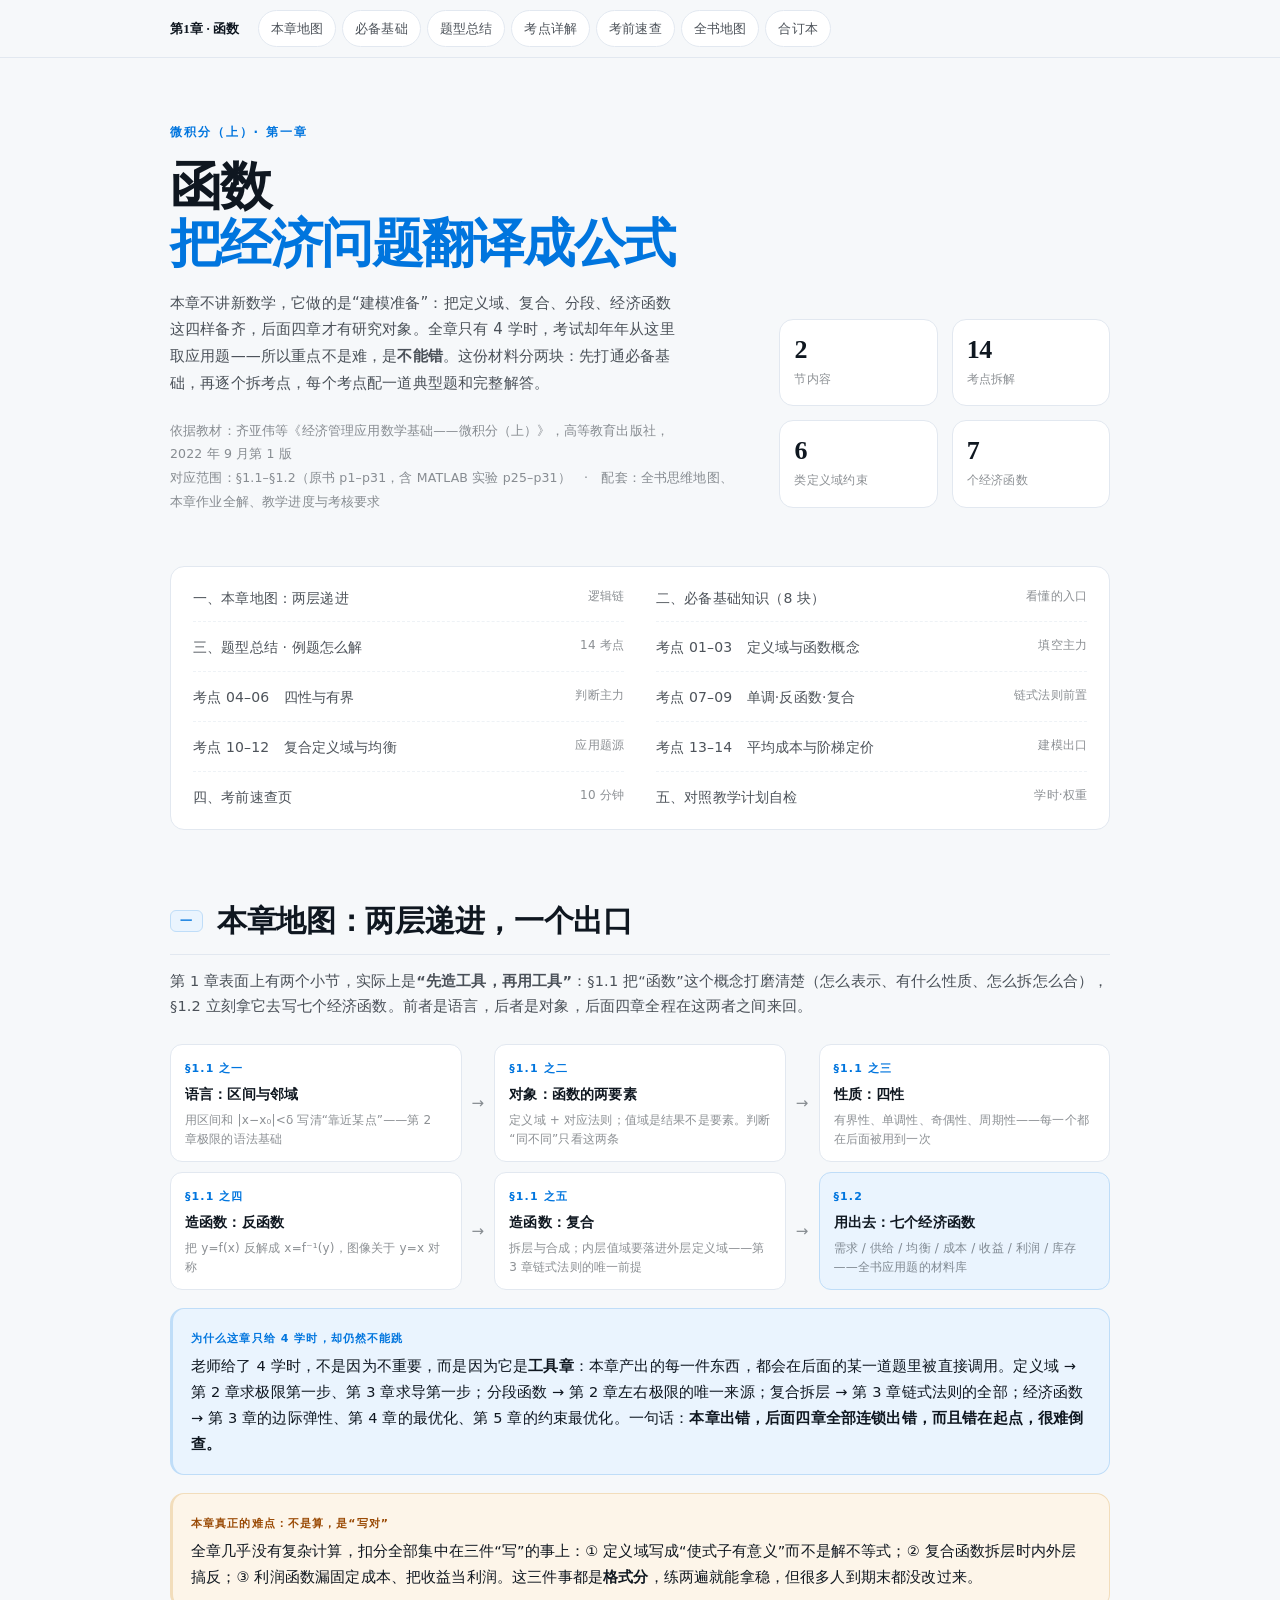
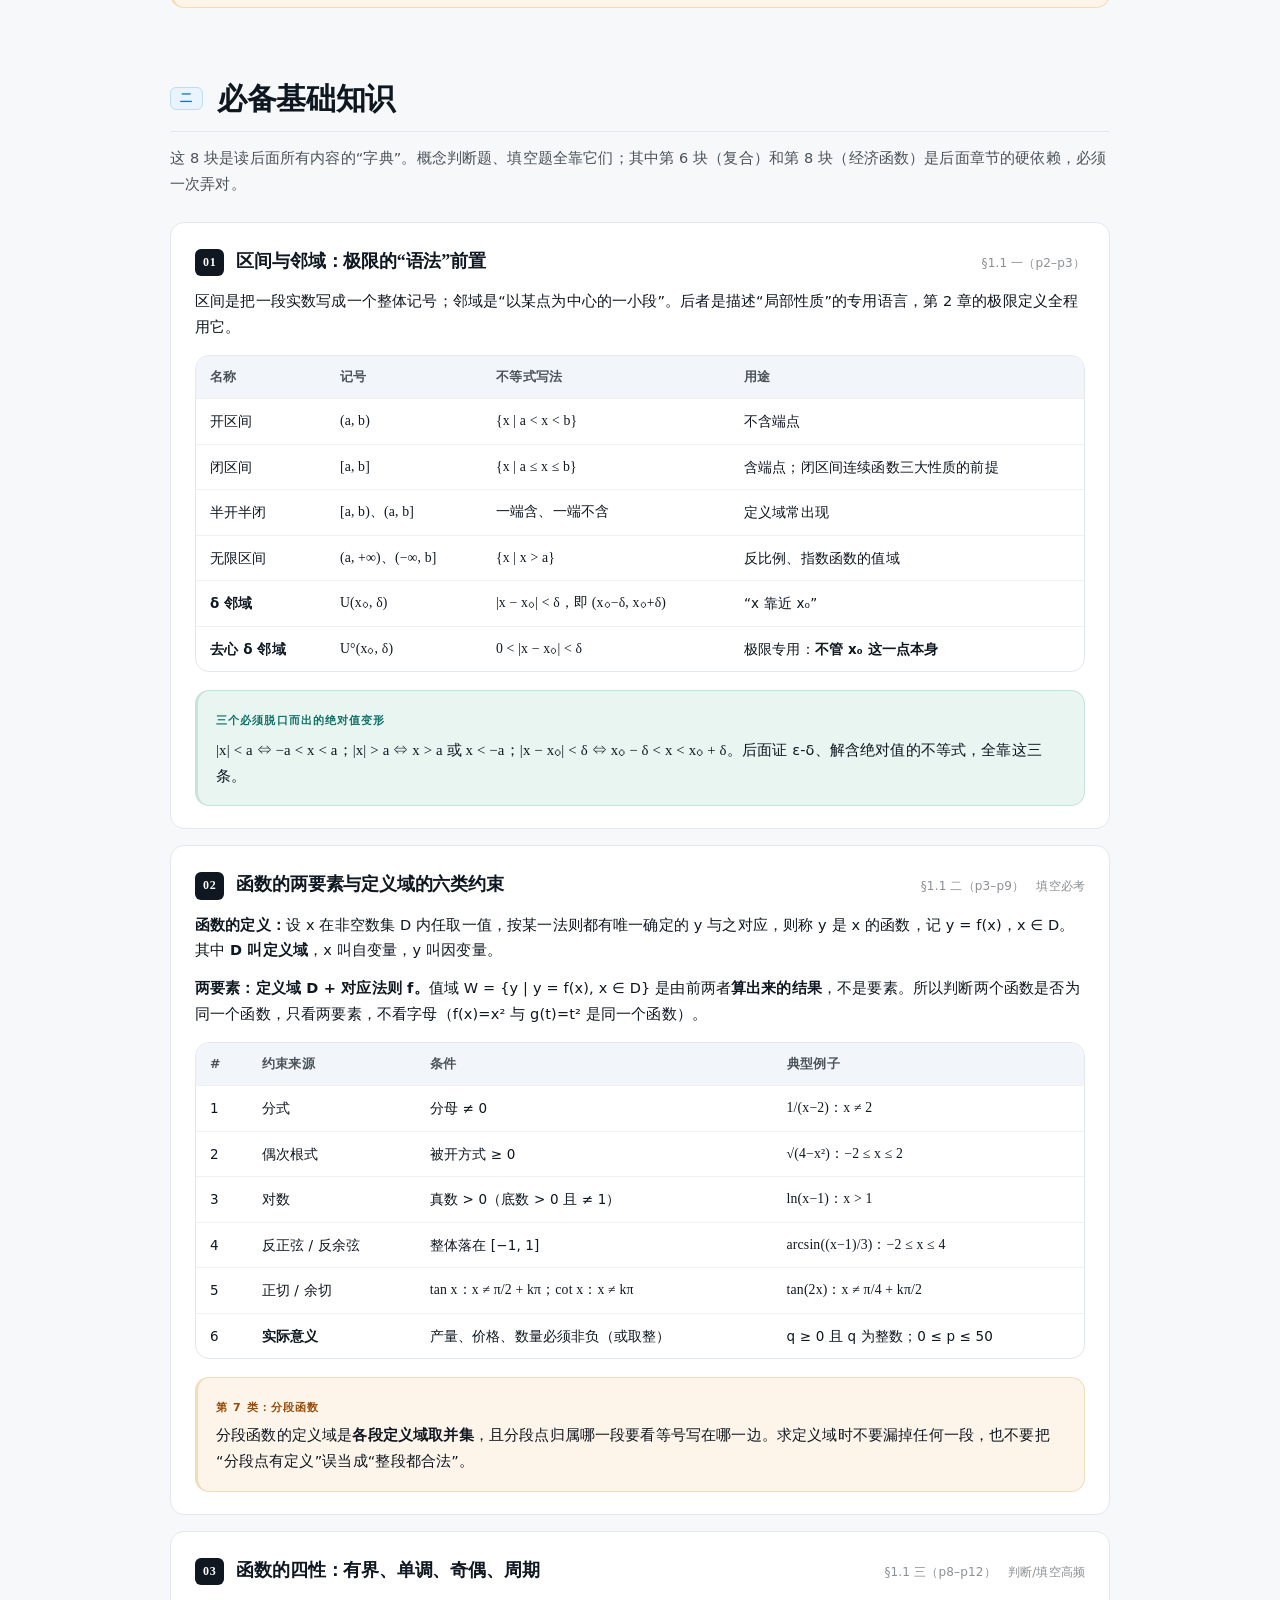
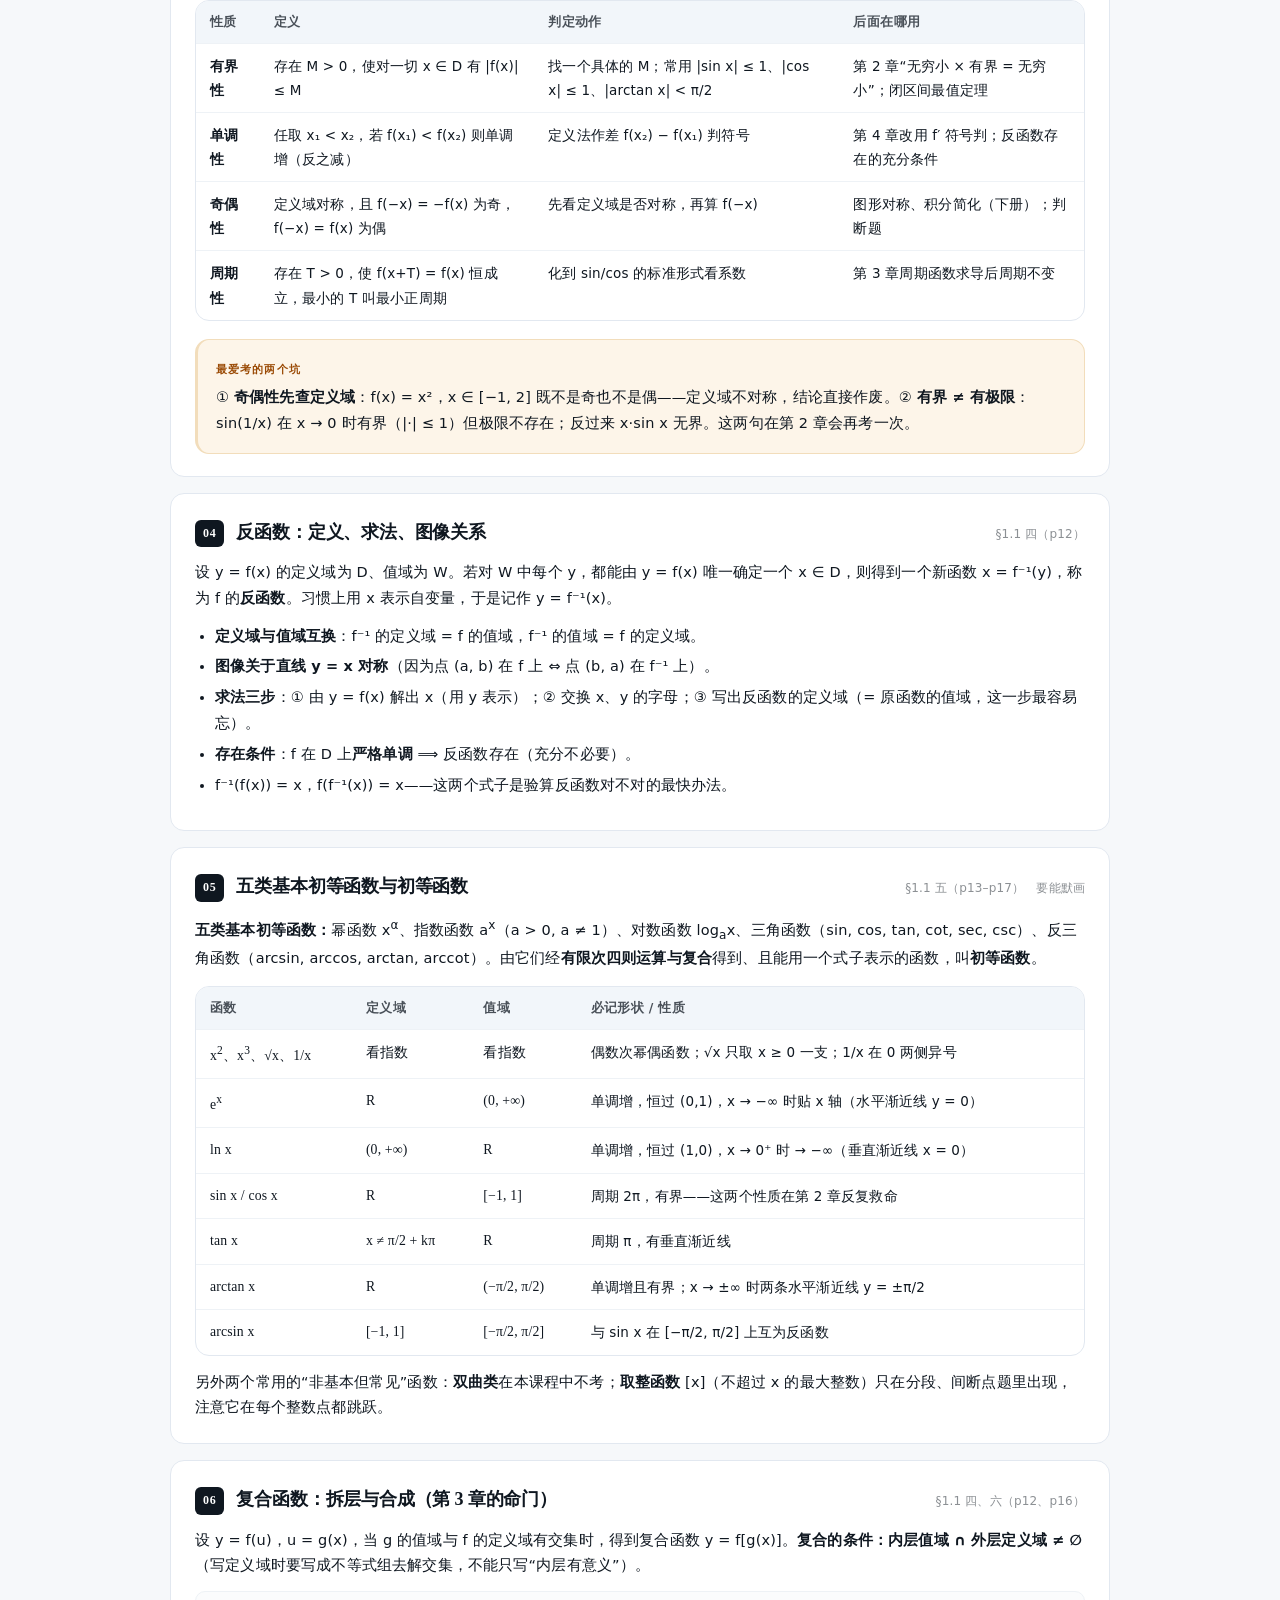
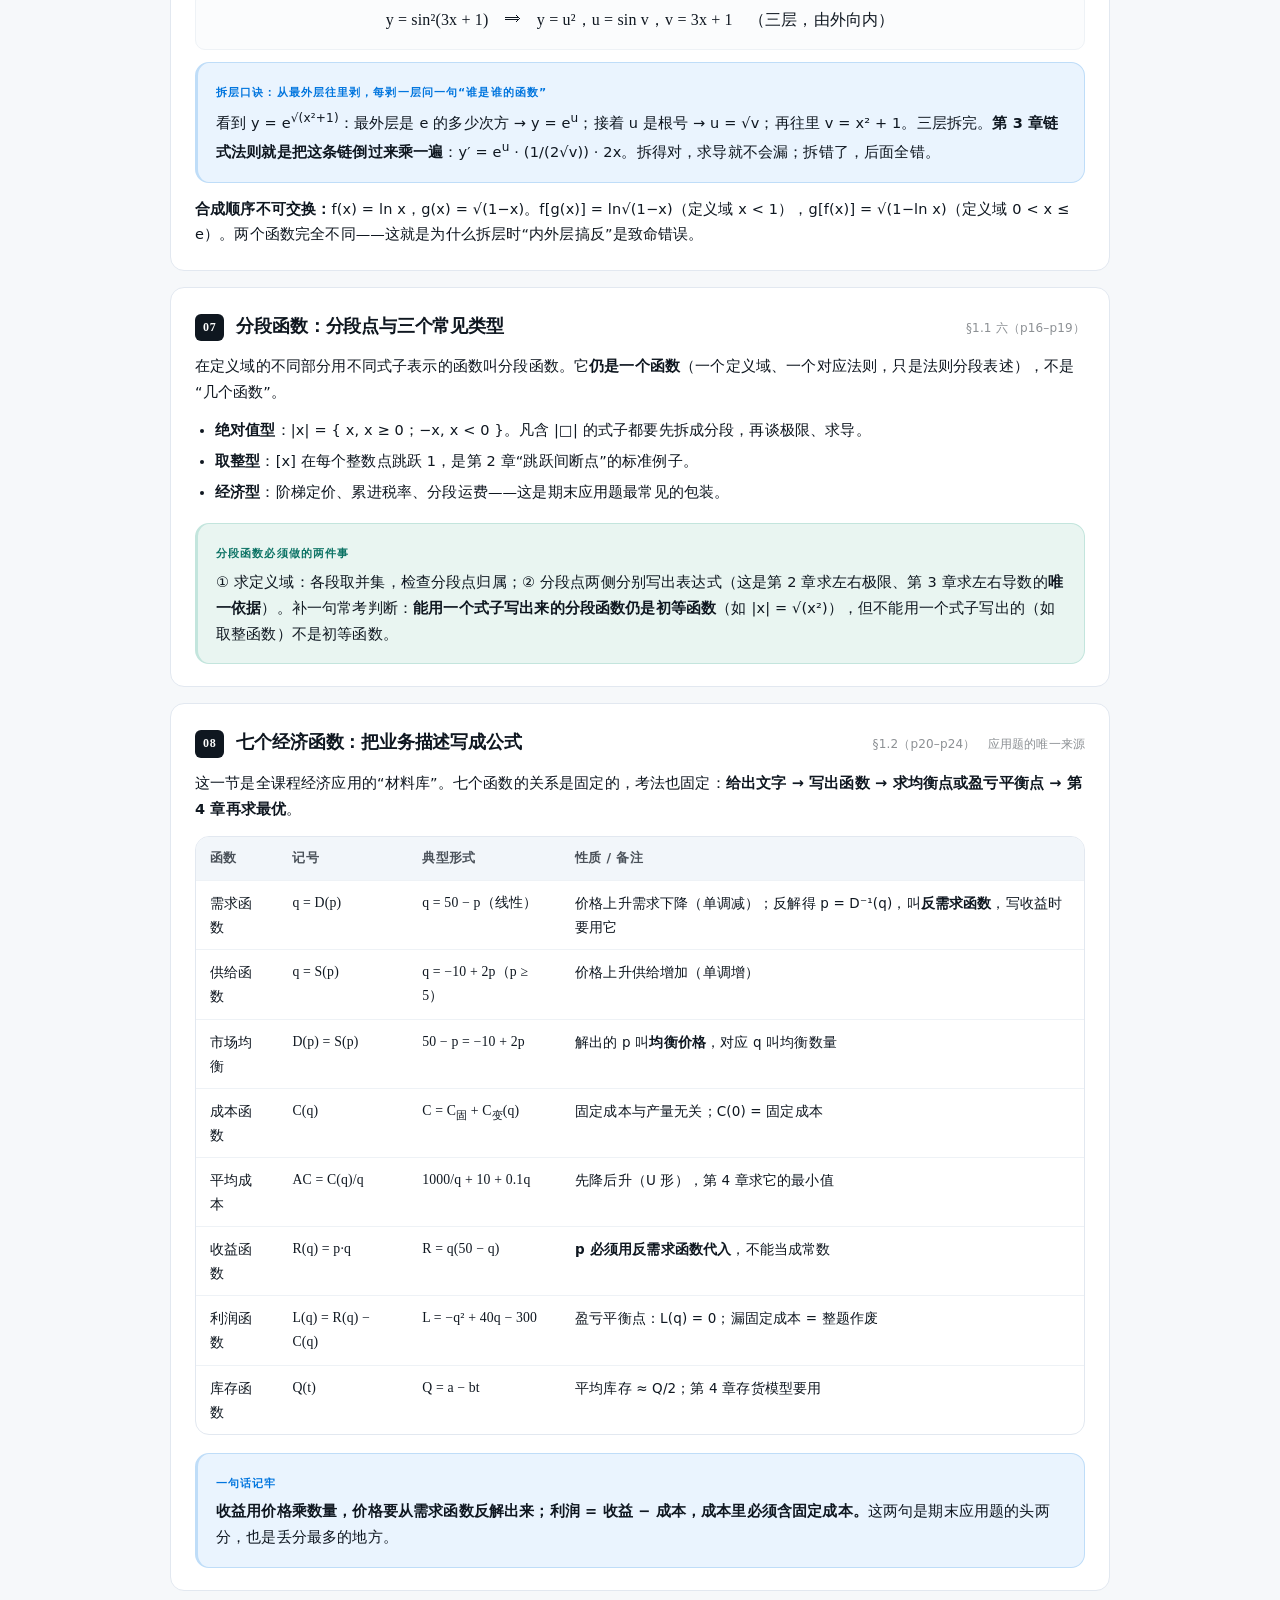
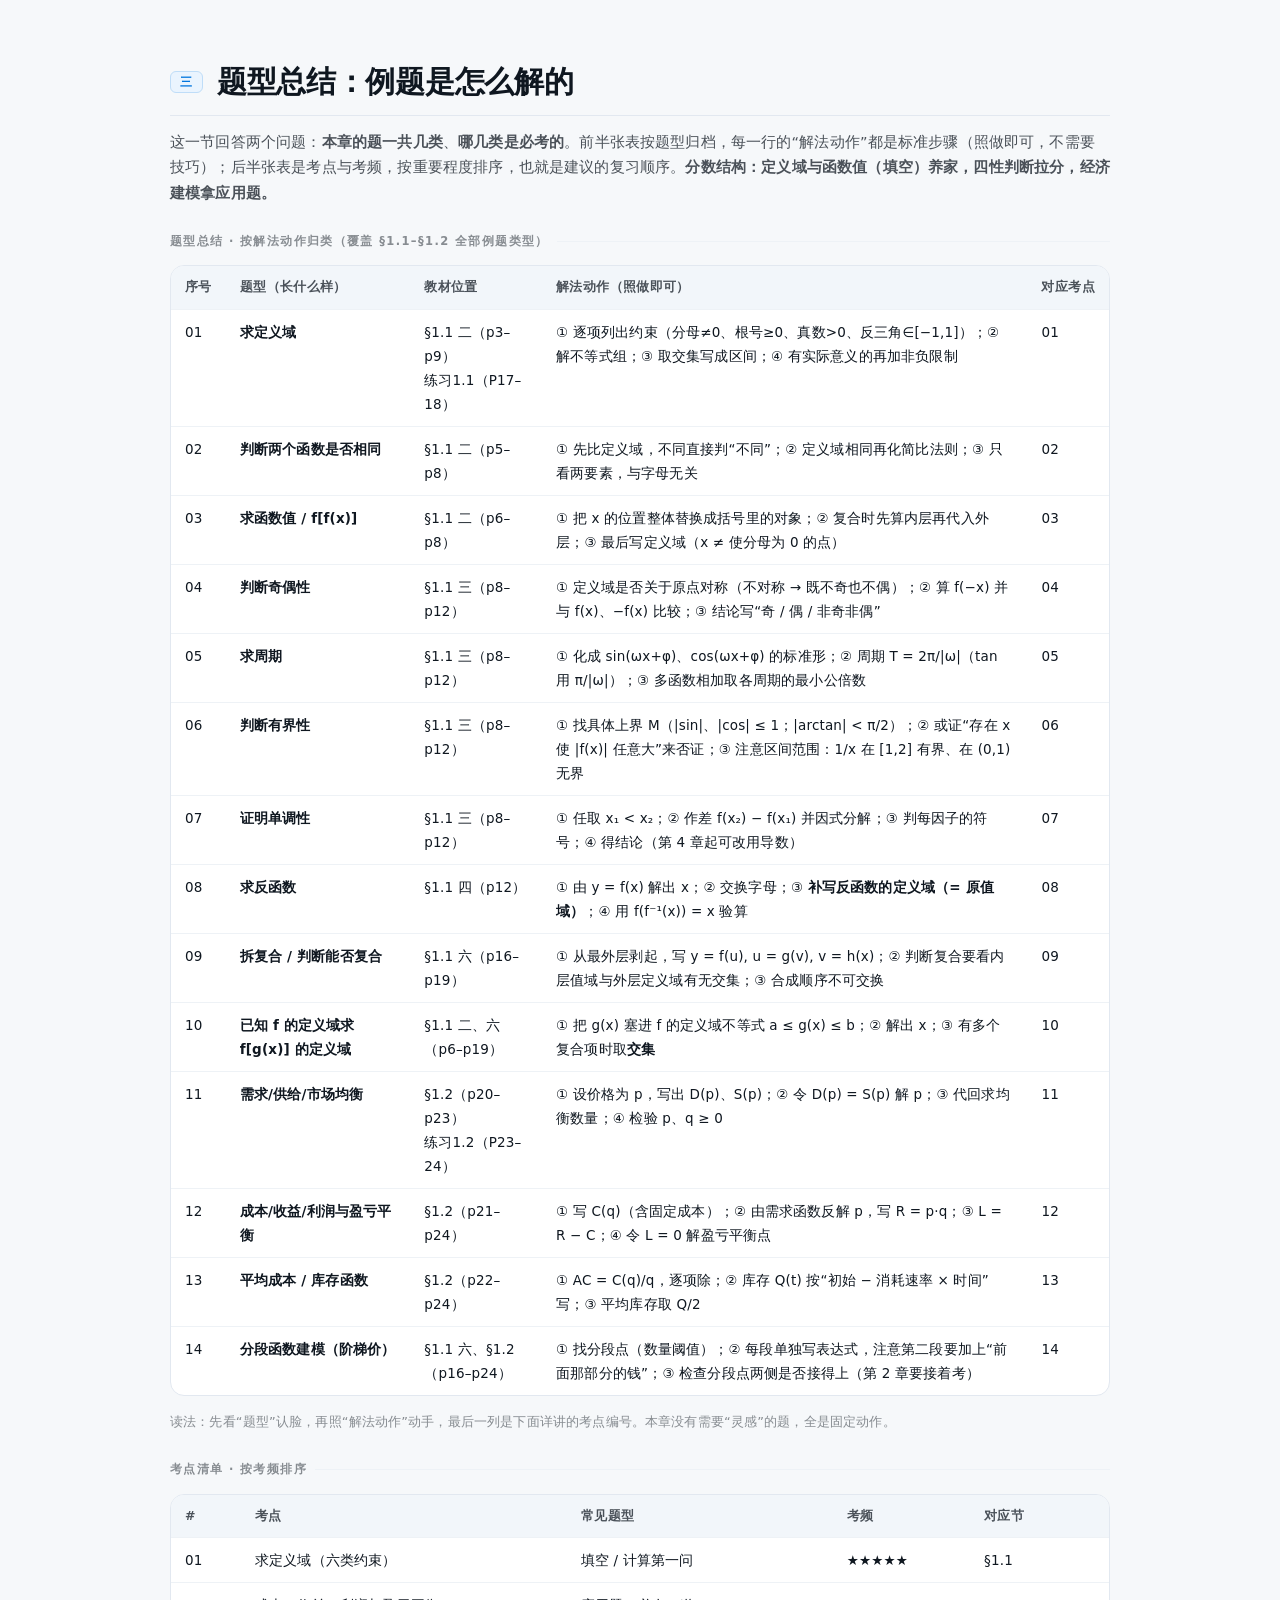
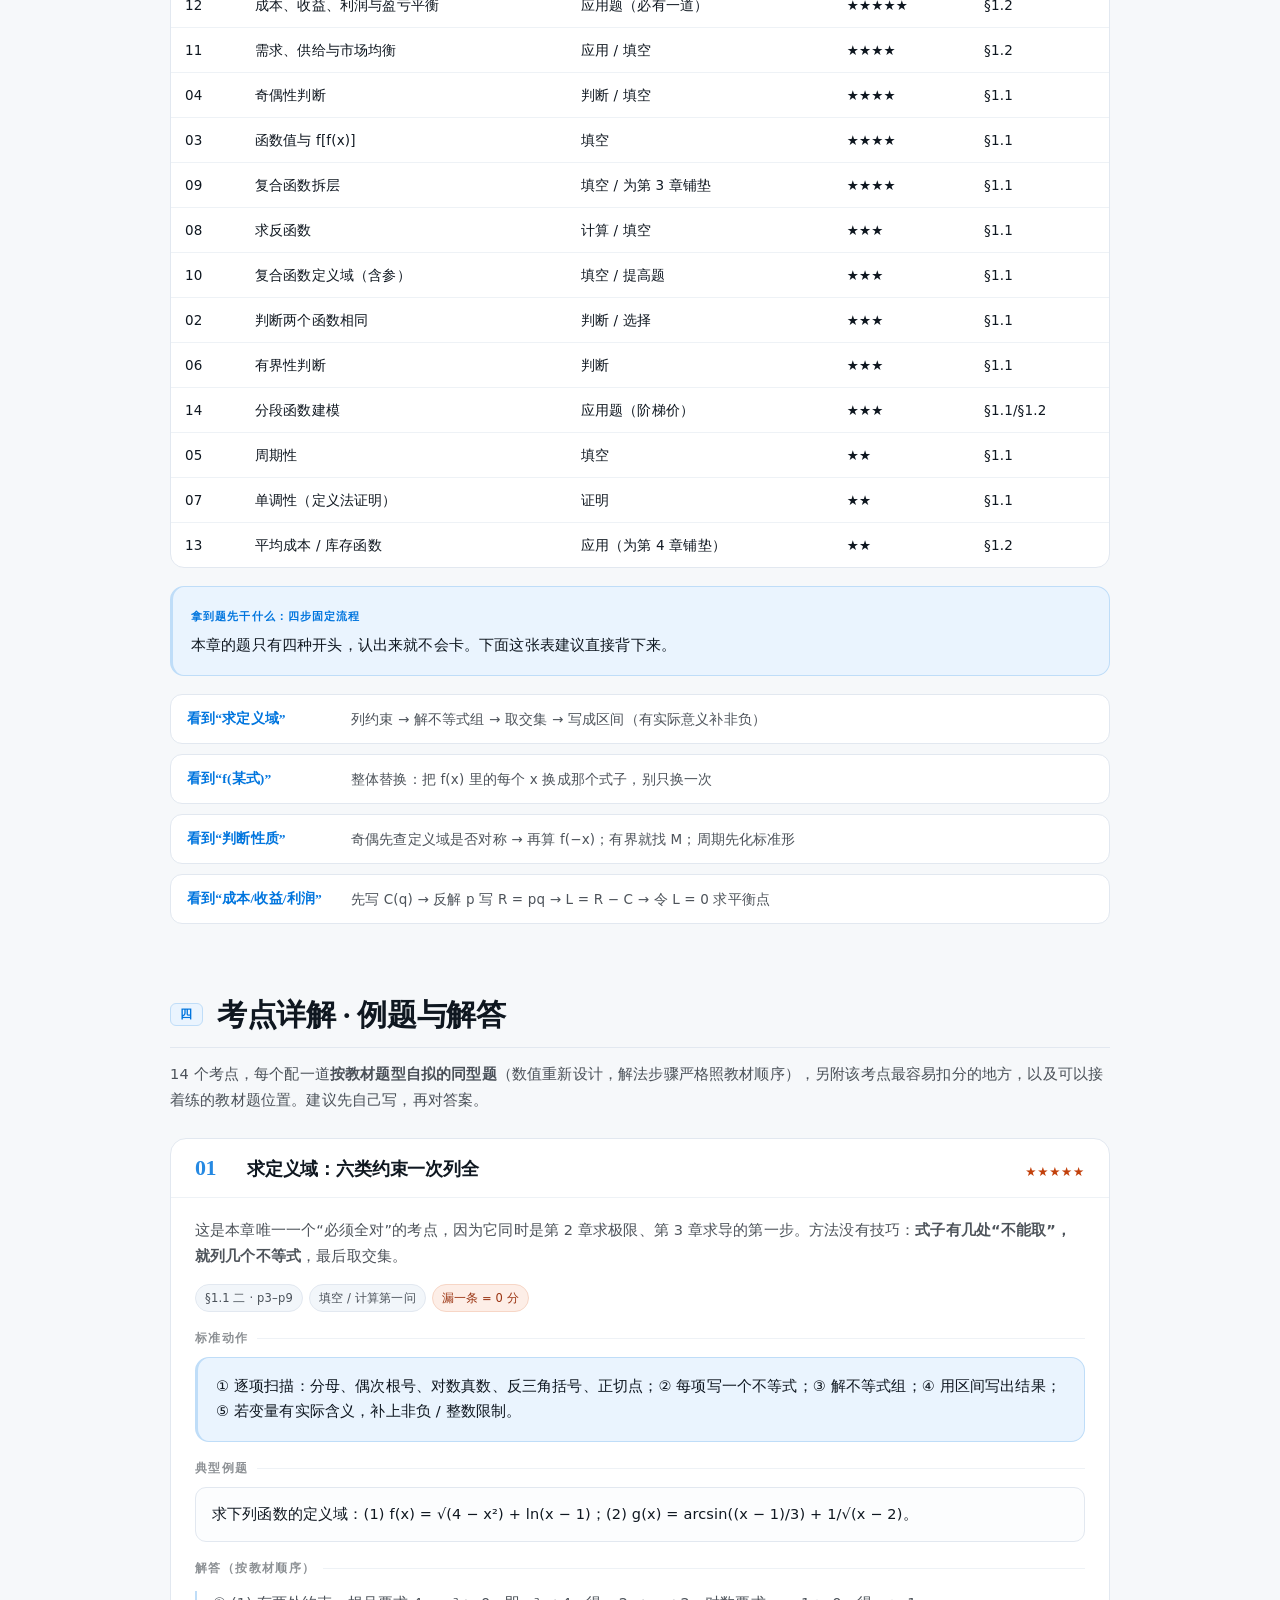
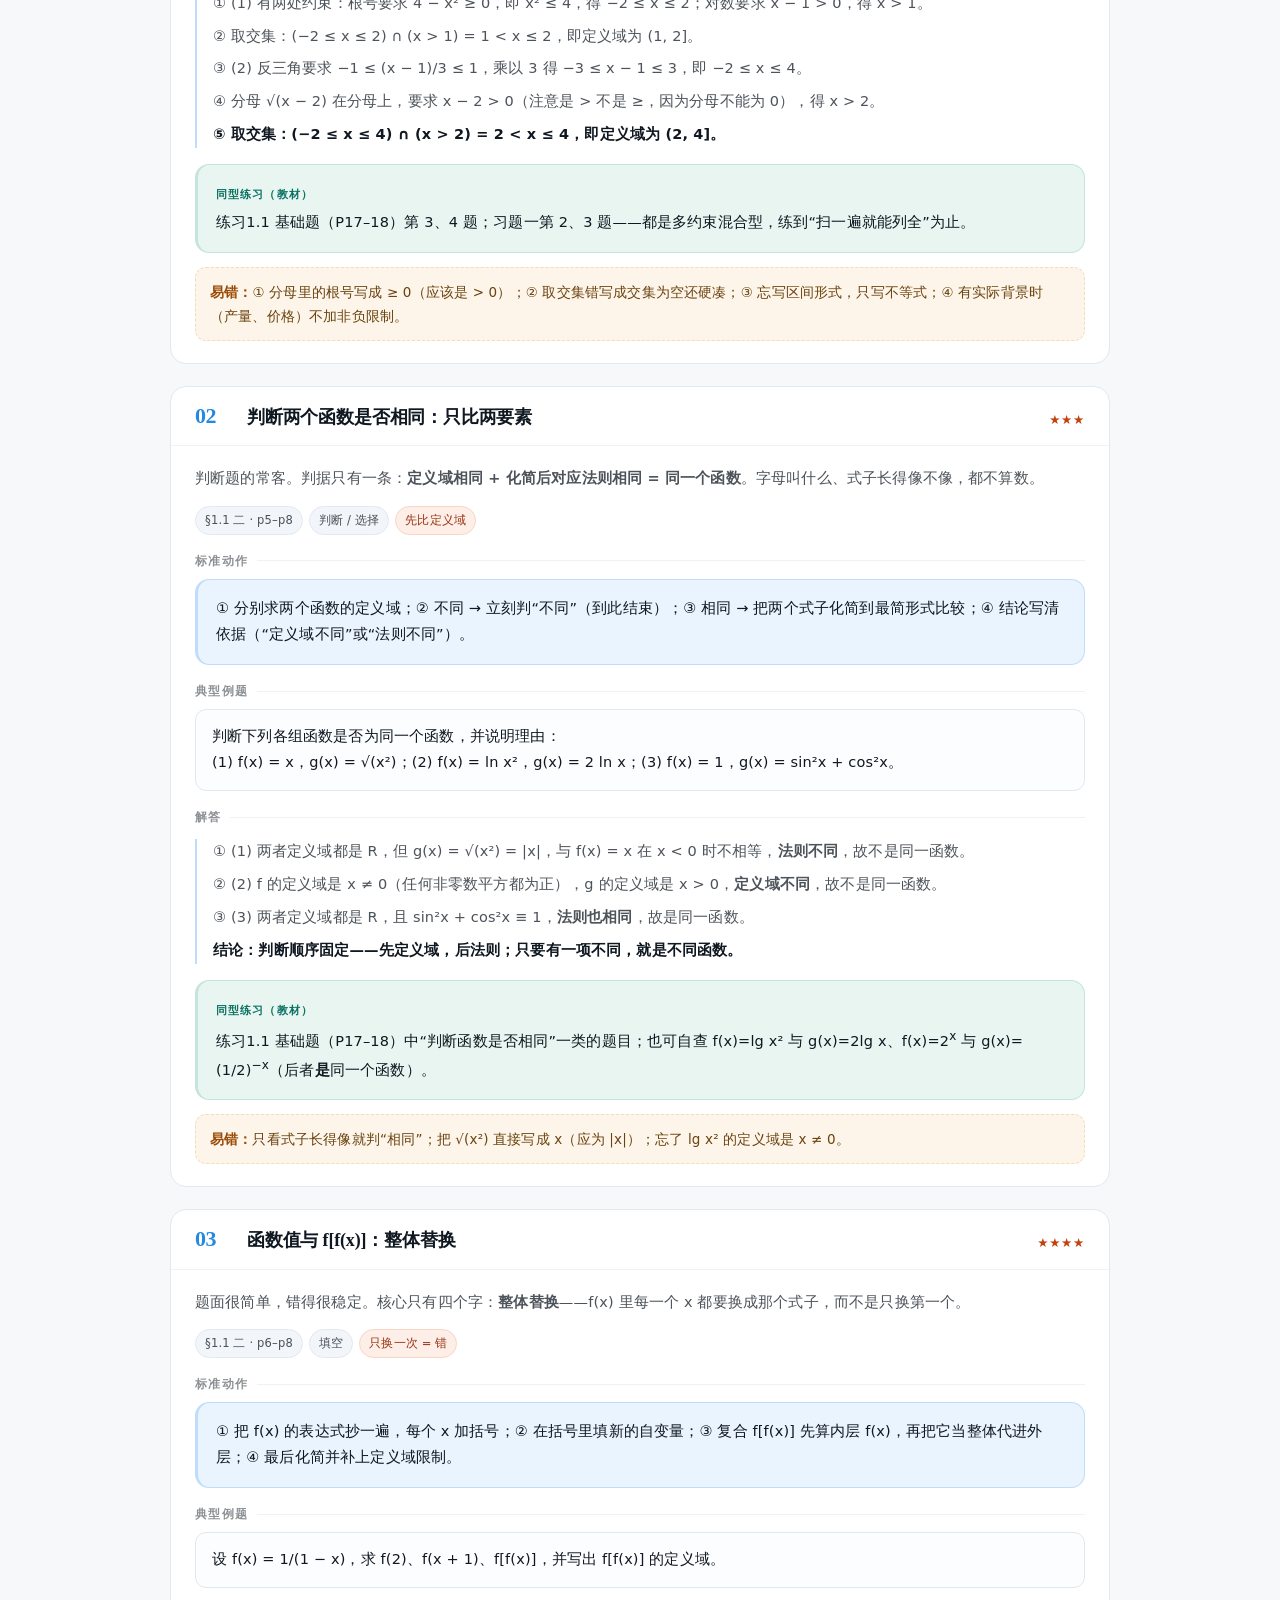
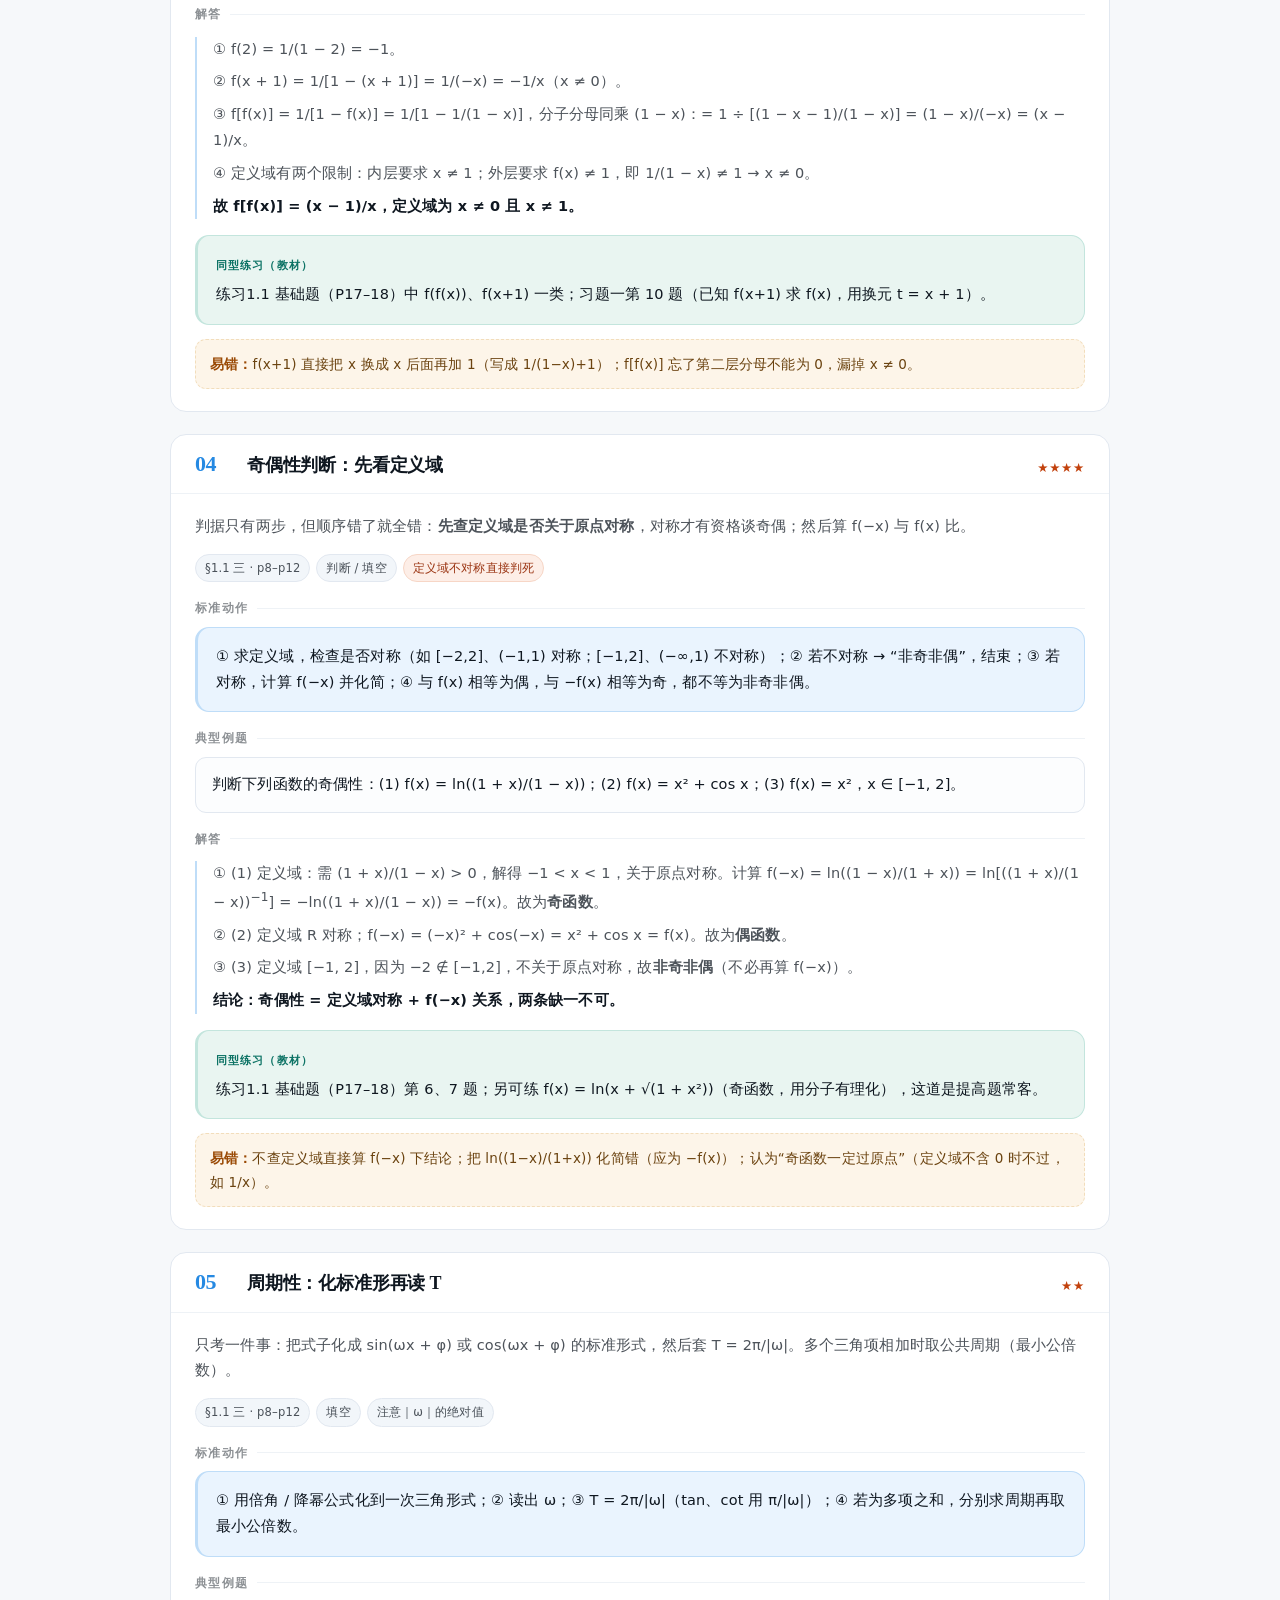
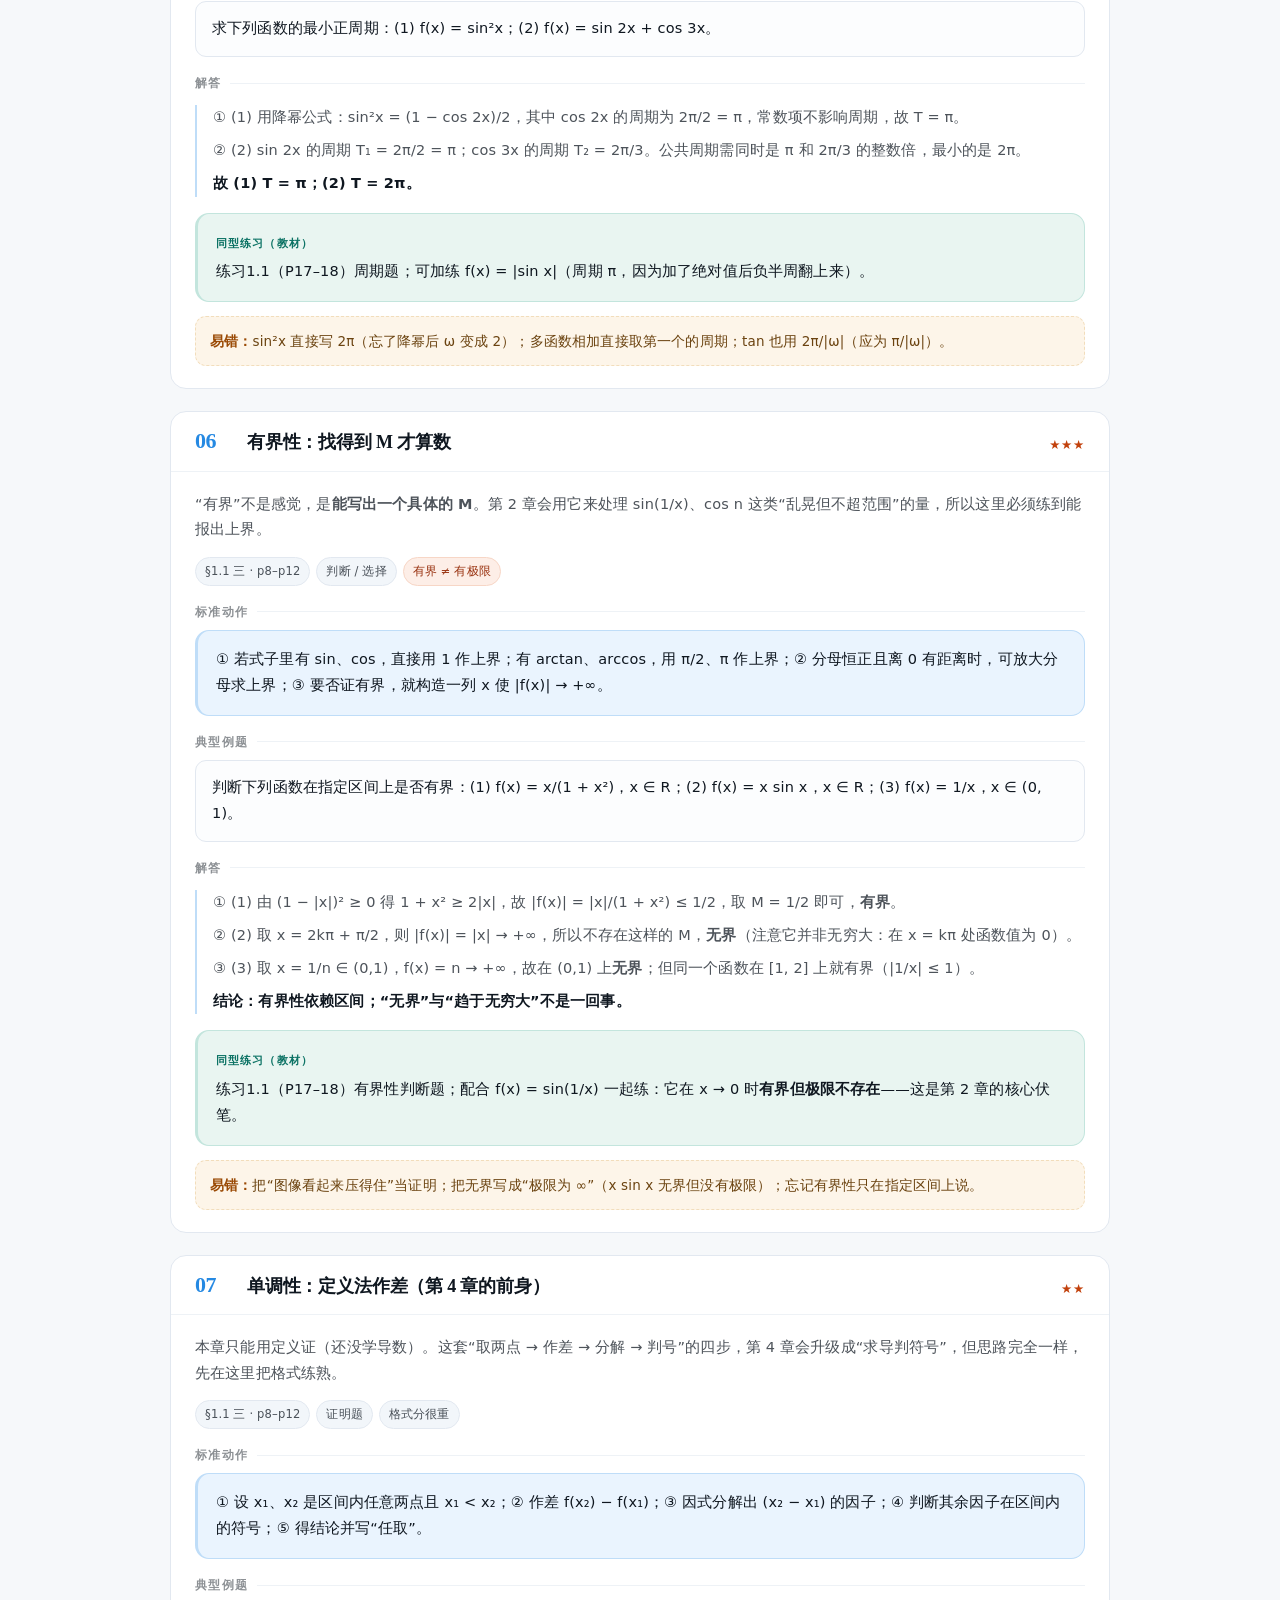
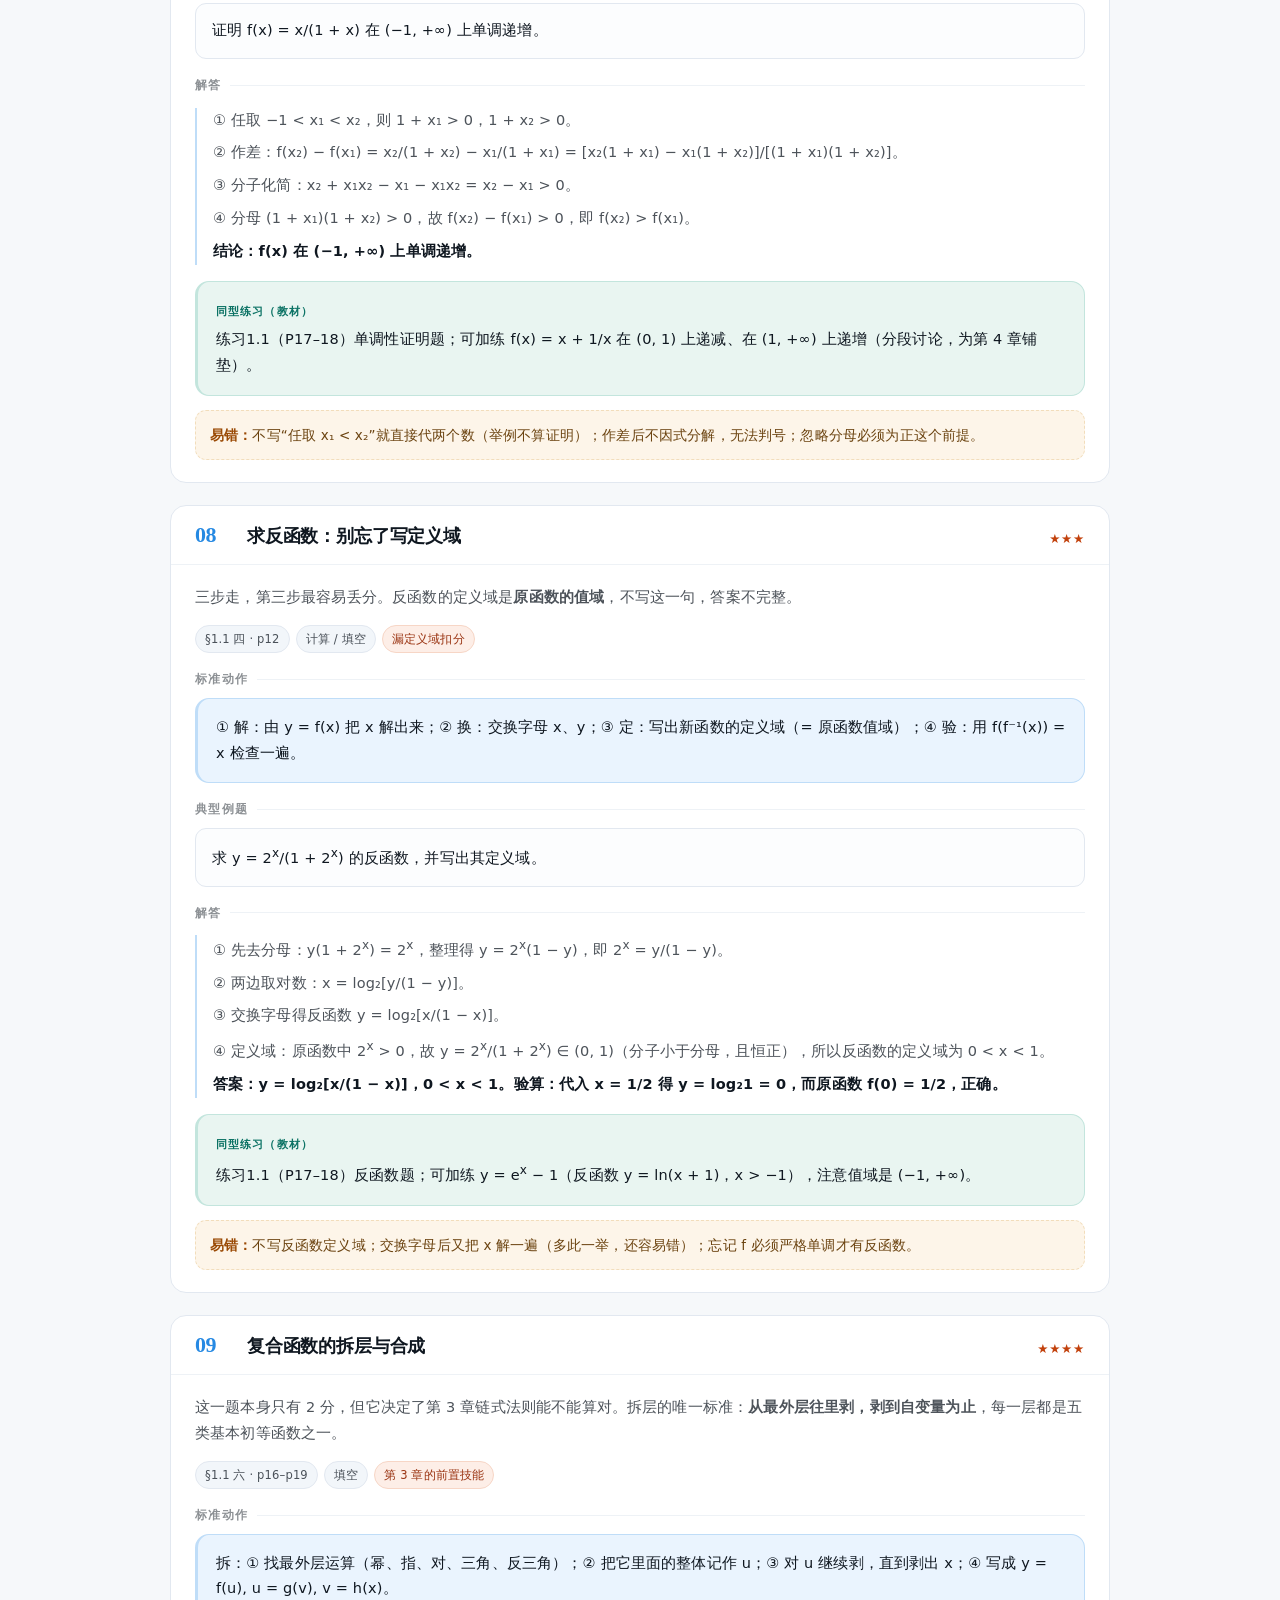
<file: ch1.html>
<!DOCTYPE html>
<html data-sp-mode="scroll" lang="zh-CN">
<head>
<meta charset="UTF-8">
<meta name="viewport" content="width=device-width, initial-scale=1">
<meta name="description" content="《经济管理应用数学基础——微积分（上）》第 1–5 章重点知识详解：必备基础、题型总结、考点拆解与考前速查，按教学进度计划表的考核范围组织。">
<title>第1章 函数 · 重点知识详解</title>
<link rel="stylesheet" href="assets/css/base.css">
</head>
<body>
<nav class="topbar">
  <div class="topbar-in">
    <a class="brand" href="#top">第1章 · 函数</a>
    <a href="#map">本章地图</a>
    <a href="#base">必备基础</a>
    <a href="#list">题型总结</a>
    <a href="#points">考点详解</a>
    <a href="#cheat">考前速查</a>
    <a href="overview.html">全书地图</a>
  <a href="index.html">合订本</a>
  </div>
</nav>

<div class="wrap" id="top">

  <!-- ================= HERO ================= -->
  <header class="hero">
    <div>
      <div class="kicker">微积分（上）· 第一章</div>
      <h1>函数<br><em>把经济问题翻译成公式</em></h1>
      <p class="hero-sub">本章不讲新数学，它做的是“建模准备”：把定义域、复合、分段、经济函数这四样备齐，后面四章才有研究对象。全章只有 4 学时，考试却年年从这里取应用题——所以重点不是难，是<b>不能错</b>。这份材料分两块：先打通必备基础，再逐个拆考点，每个考点配一道典型题和完整解答。</p>
      <div class="hero-meta">
        依据教材：齐亚伟等《经济管理应用数学基础——微积分（上）》，高等教育出版社，2022&nbsp;年&nbsp;9&nbsp;月第&nbsp;1&nbsp;版<br>
        对应范围：§1.1–§1.2（原书 p1–p31，含 MATLAB 实验 p25–p31）　·　配套：全书思维地图、本章作业全解、教学进度与考核要求
      </div>
    </div>
    <div class="statbox">
      <div class="stat"><div class="n">2</div><div class="l">节内容</div></div>
      <div class="stat"><div class="n">14</div><div class="l">考点拆解</div></div>
      <div class="stat"><div class="n">6</div><div class="l">类定义域约束</div></div>
      <div class="stat"><div class="n">7</div><div class="l">个经济函数</div></div>
    </div>
  </header>

  <!-- ================= 目录 ================= -->
  <section id="toc" style="margin-top:44px">
    <div class="toc">
      <a href="#map">一、本章地图：两层递进<span>逻辑链</span></a>
      <a href="#base">二、必备基础知识（8&nbsp;块）<span>看懂的入口</span></a>
      <a href="#list">三、题型总结 · 例题怎么解<span>14&nbsp;考点</span></a>
      <a href="#p1">考点&nbsp;01–03　定义域与函数概念<span>填空主力</span></a>
      <a href="#p4">考点&nbsp;04–06　四性与有界<span>判断主力</span></a>
      <a href="#p7">考点&nbsp;07–09　单调·反函数·复合<span>链式法则前置</span></a>
      <a href="#p10">考点&nbsp;10–12　复合定义域与均衡<span>应用题源</span></a>
      <a href="#p13">考点&nbsp;13–14　平均成本与阶梯定价<span>建模出口</span></a>
      <a href="#cheat">四、考前速查页<span>10&nbsp;分钟</span></a>
      <a href="#plan">五、对照教学计划自检<span>学时·权重</span></a>
    </div>
  </section>

  <!-- ================= 本章地图 ================= -->
  <section id="map">
    <div class="sec-head"><div class="idx">一</div><h2>本章地图：两层递进，一个出口</h2></div>
    <p class="sec-intro">第 1 章表面上有两个小节，实际上是<b>“先造工具，再用工具”</b>：§1.1 把“函数”这个概念打磨清楚（怎么表示、有什么性质、怎么拆怎么合），§1.2 立刻拿它去写七个经济函数。前者是语言，后者是对象，后面四章全程在这两者之间来回。</p>

    <div class="chain">
      <div class="node"><div class="s">§1.1 之一</div><div class="t">语言：区间与邻域</div><div class="d">用区间和 |x−x₀|&lt;δ 写清“靠近某点”——第 2 章极限的语法基础</div></div>
      <div class="arrow">→</div>
      <div class="node"><div class="s">§1.1 之二</div><div class="t">对象：函数的两要素</div><div class="d">定义域 + 对应法则；值域是结果不是要素。判断“同不同”只看这两条</div></div>
      <div class="arrow">→</div>
      <div class="node"><div class="s">§1.1 之三</div><div class="t">性质：四性</div><div class="d">有界性、单调性、奇偶性、周期性——每一个都在后面被用到一次</div></div>
    </div>
    <div class="chain" style="margin-top:10px">
      <div class="node"><div class="s">§1.1 之四</div><div class="t">造函数：反函数</div><div class="d">把 y=f(x) 反解成 x=f⁻¹(y)，图像关于 y=x 对称</div></div>
      <div class="arrow">→</div>
      <div class="node"><div class="s">§1.1 之五</div><div class="t">造函数：复合</div><div class="d">拆层与合成；内层值域要落进外层定义域——第 3 章链式法则的唯一前提</div></div>
      <div class="arrow">→</div>
      <div class="node" style="background:var(--accent-soft); border-color:var(--accent-line)"><div class="s">§1.2</div><div class="t">用出去：七个经济函数</div><div class="d">需求 / 供给 / 均衡 / 成本 / 收益 / 利润 / 库存——全书应用题的材料库</div></div>
    </div>

    <div class="callout plain">
      <div class="tag">为什么这章只给 4 学时，却仍然不能跳</div>
      <p>老师给了 4 学时，不是因为不重要，而是因为它是<b>工具章</b>：本章产出的每一件东西，都会在后面的某一道题里被直接调用。定义域 → 第 2 章求极限第一步、第 3 章求导第一步；分段函数 → 第 2 章左右极限的唯一来源；复合拆层 → 第 3 章链式法则的全部；经济函数 → 第 3 章的边际弹性、第 4 章的最优化、第 5 章的约束最优化。一句话：<b>本章出错，后面四章全部连锁出错，而且错在起点，很难倒查。</b></p>
    </div>
    <div class="callout warn">
      <div class="tag">本章真正的难点：不是算，是“写对”</div>
      <p>全章几乎没有复杂计算，扣分全部集中在三件“写”的事上：① 定义域写成“使式子有意义”而不是解不等式；② 复合函数拆层时内外层搞反；③ 利润函数漏固定成本、把收益当利润。这三件事都是<b>格式分</b>，练两遍就能拿稳，但很多人到期末都没改过来。</p>
    </div>
  </section>

  <!-- ================= 必备基础知识 ================= -->
  <section id="base">
    <div class="sec-head"><div class="idx">二</div><h2>必备基础知识</h2></div>
    <p class="sec-intro">这 8 块是读后面所有内容的“字典”。概念判断题、填空题全靠它们；其中第 6 块（复合）和第 8 块（经济函数）是后面章节的硬依赖，必须一次弄对。</p>

    <!-- KB1 -->
    <div class="kb">
      <div class="kb-h"><span class="no">01</span><h3>区间与邻域：极限的“语法”前置</h3><span class="p">§1.1 一（p2–p3）</span></div>
      <p>区间是把一段实数写成一个整体记号；邻域是“以某点为中心的一小段”。后者是描述“局部性质”的专用语言，第 2 章的极限定义全程用它。</p>
      <div class="tbl-wrap">
        <table>
          <thead><tr><th>名称</th><th>记号</th><th>不等式写法</th><th>用途</th></tr></thead>
          <tbody>
            <tr><td>开区间</td><td class="m">(a, b)</td><td class="m">{x | a &lt; x &lt; b}</td><td>不含端点</td></tr>
            <tr><td>闭区间</td><td class="m">[a, b]</td><td class="m">{x | a ≤ x ≤ b}</td><td>含端点；闭区间连续函数三大性质的前提</td></tr>
            <tr><td>半开半闭</td><td class="m">[a, b)、(a, b]</td><td class="m">一端含、一端不含</td><td>定义域常出现</td></tr>
            <tr><td>无限区间</td><td class="m">(a, +∞)、(−∞, b]</td><td class="m">{x | x &gt; a}</td><td>反比例、指数函数的值域</td></tr>
            <tr><td><b>δ 邻域</b></td><td class="m">U(x₀, δ)</td><td class="m">|x − x₀| &lt; δ，即 (x₀−δ, x₀+δ)</td><td>“x 靠近 x₀”</td></tr>
            <tr><td><b>去心 δ 邻域</b></td><td class="m">U°(x₀, δ)</td><td class="m">0 &lt; |x − x₀| &lt; δ</td><td>极限专用：<b>不管 x₀ 这一点本身</b></td></tr>
          </tbody>
        </table>
      </div>
      <div class="callout ok" style="margin-bottom:0">
        <div class="tag">三个必须脱口而出的绝对值变形</div>
        <p><span class="m">|x| &lt; a ⇔ −a &lt; x &lt; a</span>；<span class="m">|x| &gt; a ⇔ x &gt; a 或 x &lt; −a</span>；<span class="m">|x − x₀| &lt; δ ⇔ x₀ − δ &lt; x &lt; x₀ + δ</span>。后面证 ε-δ、解含绝对值的不等式，全靠这三条。</p>
      </div>
    </div>

    <!-- KB2 -->
    <div class="kb">
      <div class="kb-h"><span class="no">02</span><h3>函数的两要素与定义域的六类约束</h3><span class="p">§1.1 二（p3–p9）　填空必考</span></div>
      <p><b>函数的定义：</b>设 x 在非空数集 D 内任取一值，按某一法则都有唯一确定的 y 与之对应，则称 y 是 x 的函数，记 y = f(x)，x ∈ D。其中 <b>D 叫定义域</b>，x 叫自变量，y 叫因变量。</p>
      <p><b>两要素：定义域 D + 对应法则 f。</b>值域 W = {y | y = f(x), x ∈ D} 是由前两者<b>算出来的结果</b>，不是要素。所以判断两个函数是否为同一个函数，只看两要素，不看字母（f(x)=x² 与 g(t)=t² 是同一个函数）。</p>
      <div class="tbl-wrap">
        <table>
          <thead><tr><th>#</th><th>约束来源</th><th>条件</th><th>典型例子</th></tr></thead>
          <tbody>
            <tr><td>1</td><td>分式</td><td>分母 ≠ 0</td><td class="m">1/(x−2)：x ≠ 2</td></tr>
            <tr><td>2</td><td>偶次根式</td><td>被开方式 ≥ 0</td><td class="m">√(4−x²)：−2 ≤ x ≤ 2</td></tr>
            <tr><td>3</td><td>对数</td><td>真数 &gt; 0（底数 &gt; 0 且 ≠ 1）</td><td class="m">ln(x−1)：x &gt; 1</td></tr>
            <tr><td>4</td><td>反正弦 / 反余弦</td><td>整体落在 [−1, 1]</td><td class="m">arcsin((x−1)/3)：−2 ≤ x ≤ 4</td></tr>
            <tr><td>5</td><td>正切 / 余切</td><td class="m">tan x：x ≠ π/2 + kπ；cot x：x ≠ kπ</td><td class="m">tan(2x)：x ≠ π/4 + kπ/2</td></tr>
            <tr><td>6</td><td><b>实际意义</b></td><td>产量、价格、数量必须非负（或取整）</td><td>q ≥ 0 且 q 为整数；0 ≤ p ≤ 50</td></tr>
          </tbody>
        </table>
      </div>
      <div class="callout warn" style="margin-bottom:0">
        <div class="tag">第 7 类：分段函数</div>
        <p>分段函数的定义域是<b>各段定义域取并集</b>，且分段点归属哪一段要看等号写在哪一边。求定义域时不要漏掉任何一段，也不要把“分段点有定义”误当成“整段都合法”。</p>
      </div>
    </div>

    <!-- KB3 -->
    <div class="kb">
      <div class="kb-h"><span class="no">03</span><h3>函数的四性：有界、单调、奇偶、周期</h3><span class="p">§1.1 三（p8–p12）　判断/填空高频</span></div>
      <div class="tbl-wrap">
        <table>
          <thead><tr><th>性质</th><th>定义</th><th>判定动作</th><th>后面在哪用</th></tr></thead>
          <tbody>
            <tr><td><b>有界性</b></td><td>存在 M &gt; 0，使对一切 x ∈ D 有 |f(x)| ≤ M</td><td>找一个具体的 M；常用 |sin x| ≤ 1、|cos x| ≤ 1、|arctan x| &lt; π/2</td><td>第 2 章“无穷小 × 有界 = 无穷小”；闭区间最值定理</td></tr>
            <tr><td><b>单调性</b></td><td>任取 x₁ &lt; x₂，若 f(x₁) &lt; f(x₂) 则单调增（反之减）</td><td>定义法作差 f(x₂) − f(x₁) 判符号</td><td>第 4 章改用 f′ 符号判；反函数存在的充分条件</td></tr>
            <tr><td><b>奇偶性</b></td><td>定义域对称，且 f(−x) = −f(x) 为奇，f(−x) = f(x) 为偶</td><td>先看定义域是否对称，再算 f(−x)</td><td>图形对称、积分简化（下册）；判断题</td></tr>
            <tr><td><b>周期性</b></td><td>存在 T &gt; 0，使 f(x+T) = f(x) 恒成立，最小的 T 叫最小正周期</td><td>化到 sin/cos 的标准形式看系数</td><td>第 3 章周期函数求导后周期不变</td></tr>
          </tbody>
        </table>
      </div>
      <div class="callout warn" style="margin-bottom:0">
        <div class="tag">最爱考的两个坑</div>
        <p>① <b>奇偶性先查定义域</b>：f(x) = x²，x ∈ [−1, 2] 既不是奇也不是偶——定义域不对称，结论直接作废。② <b>有界 ≠ 有极限</b>：sin(1/x) 在 x → 0 时有界（|·| ≤ 1）但极限不存在；反过来 x·sin x 无界。这两句在第 2 章会再考一次。</p>
      </div>
    </div>

    <!-- KB4 -->
    <div class="kb">
      <div class="kb-h"><span class="no">04</span><h3>反函数：定义、求法、图像关系</h3><span class="p">§1.1 四（p12）</span></div>
      <p>设 y = f(x) 的定义域为 D、值域为 W。若对 W 中每个 y，都能由 y = f(x) 唯一确定一个 x ∈ D，则得到一个新函数 x = f⁻¹(y)，称为 f 的<b>反函数</b>。习惯上用 x 表示自变量，于是记作 y = f⁻¹(x)。</p>
      <ul>
        <li><b>定义域与值域互换</b>：f⁻¹ 的定义域 = f 的值域，f⁻¹ 的值域 = f 的定义域。</li>
        <li><b>图像关于直线 y = x 对称</b>（因为点 (a, b) 在 f 上 ⇔ 点 (b, a) 在 f⁻¹ 上）。</li>
        <li><b>求法三步</b>：① 由 y = f(x) 解出 x（用 y 表示）；② 交换 x、y 的字母；③ 写出反函数的定义域（= 原函数的值域，这一步最容易忘）。</li>
        <li><b>存在条件</b>：f 在 D 上<b>严格单调</b> ⟹ 反函数存在（充分不必要）。</li>
        <li>f⁻¹(f(x)) = x，f(f⁻¹(x)) = x——这两个式子是验算反函数对不对的最快办法。</li>
      </ul>
    </div>

    <!-- KB5 -->
    <div class="kb">
      <div class="kb-h"><span class="no">05</span><h3>五类基本初等函数与初等函数</h3><span class="p">§1.1 五（p13–p17）　要能默画</span></div>
      <p><b>五类基本初等函数：</b>幂函数 x<sup>α</sup>、指数函数 a<sup>x</sup>（a &gt; 0, a ≠ 1）、对数函数 log<sub>a</sub>x、三角函数（sin, cos, tan, cot, sec, csc）、反三角函数（arcsin, arccos, arctan, arccot）。由它们经<b>有限次四则运算与复合</b>得到、且能用一个式子表示的函数，叫<b>初等函数</b>。</p>
      <div class="tbl-wrap">
        <table>
          <thead><tr><th>函数</th><th>定义域</th><th>值域</th><th>必记形状 / 性质</th></tr></thead>
          <tbody>
            <tr><td class="m">x<sup>2</sup>、x<sup>3</sup>、√x、1/x</td><td>看指数</td><td>看指数</td><td>偶数次幂偶函数；√x 只取 x ≥ 0 一支；1/x 在 0 两侧异号</td></tr>
            <tr><td class="m">e<sup>x</sup></td><td class="m">R</td><td class="m">(0, +∞)</td><td>单调增，恒过 (0,1)，x → −∞ 时贴 x 轴（水平渐近线 y = 0）</td></tr>
            <tr><td class="m">ln x</td><td class="m">(0, +∞)</td><td class="m">R</td><td>单调增，恒过 (1,0)，x → 0⁺ 时 → −∞（垂直渐近线 x = 0）</td></tr>
            <tr><td class="m">sin x / cos x</td><td class="m">R</td><td class="m">[−1, 1]</td><td>周期 2π，有界——这两个性质在第 2 章反复救命</td></tr>
            <tr><td class="m">tan x</td><td class="m">x ≠ π/2 + kπ</td><td class="m">R</td><td>周期 π，有垂直渐近线</td></tr>
            <tr><td class="m">arctan x</td><td class="m">R</td><td class="m">(−π/2, π/2)</td><td>单调增且有界；x → ±∞ 时两条水平渐近线 y = ±π/2</td></tr>
            <tr><td class="m">arcsin x</td><td class="m">[−1, 1]</td><td class="m">[−π/2, π/2]</td><td>与 sin x 在 [−π/2, π/2] 上互为反函数</td></tr>
          </tbody>
        </table>
      </div>
      <p style="margin-bottom:0">另外两个常用的“非基本但常见”函数：<b>双曲类</b>在本课程中不考；<b>取整函数</b> [x]（不超过 x 的最大整数）只在分段、间断点题里出现，注意它在每个整数点都跳跃。</p>
    </div>

    <!-- KB6 -->
    <div class="kb">
      <div class="kb-h"><span class="no">06</span><h3>复合函数：拆层与合成（第 3 章的命门）</h3><span class="p">§1.1 四、六（p12、p16）</span></div>
      <p>设 y = f(u)，u = g(x)，当 g 的值域与 f 的定义域有交集时，得到复合函数 y = f[g(x)]。<b>复合的条件：内层值域 ∩ 外层定义域 ≠ ∅</b>（写定义域时要写成不等式组去解交集，不能只写“内层有意义”）。</p>
      <div class="eq">
        y = sin²(3x + 1)　⟹　y = u²，u = sin v，v = 3x + 1　（三层，由外向内）
      </div>
      <div class="callout plain" style="margin:0">
        <div class="tag">拆层口诀：从最外层往里剥，每剥一层问一句“谁是谁的函数”</div>
        <p>看到 y = e<sup>√(x²+1)</sup>：最外层是 e 的多少次方 → y = e<sup>u</sup>；接着 u 是根号 → u = √v；再往里 v = x² + 1。三层拆完。<b>第 3 章链式法则就是把这条链倒过来乘一遍</b>：y′ = e<sup>u</sup> · (1/(2√v)) · 2x。拆得对，求导就不会漏；拆错了，后面全错。</p>
      </div>
      <p style="margin-top:14px; margin-bottom:0"><b>合成顺序不可交换：</b>f(x) = ln x，g(x) = √(1−x)。f[g(x)] = ln√(1−x)（定义域 x &lt; 1），g[f(x)] = √(1−ln x)（定义域 0 &lt; x ≤ e）。两个函数完全不同——这就是为什么拆层时“内外层搞反”是致命错误。</p>
    </div>

    <!-- KB7 -->
    <div class="kb">
      <div class="kb-h"><span class="no">07</span><h3>分段函数：分段点与三个常见类型</h3><span class="p">§1.1 六（p16–p19）</span></div>
      <p>在定义域的不同部分用不同式子表示的函数叫分段函数。它<b>仍是一个函数</b>（一个定义域、一个对应法则，只是法则分段表述），不是“几个函数”。</p>
      <ul>
        <li><b>绝对值型</b>：|x| = { x, x ≥ 0；−x, x &lt; 0 }。凡含 |□| 的式子都要先拆成分段，再谈极限、求导。</li>
        <li><b>取整型</b>：[x] 在每个整数点跳跃 1，是第 2 章“跳跃间断点”的标准例子。</li>
        <li><b>经济型</b>：阶梯定价、累进税率、分段运费——这是期末应用题最常见的包装。</li>
      </ul>
      <div class="callout ok" style="margin-bottom:0">
        <div class="tag">分段函数必须做的两件事</div>
        <p>① 求定义域：各段取并集，检查分段点归属；② 分段点两侧分别写出表达式（这是第 2 章求左右极限、第 3 章求左右导数的<b>唯一依据</b>）。补一句常考判断：<b>能用一个式子写出来的分段函数仍是初等函数</b>（如 |x| = √(x²)），但不能用一个式子写出的（如取整函数）不是初等函数。</p>
      </div>
    </div>

    <!-- KB8 -->
    <div class="kb">
      <div class="kb-h"><span class="no">08</span><h3>七个经济函数：把业务描述写成公式</h3><span class="p">§1.2（p20–p24）　应用题的唯一来源</span></div>
      <p>这一节是全课程经济应用的“材料库”。七个函数的关系是固定的，考法也固定：<b>给出文字 → 写出函数 → 求均衡点或盈亏平衡点 → 第 4 章再求最优</b>。</p>
      <div class="tbl-wrap">
        <table>
          <thead><tr><th>函数</th><th>记号</th><th>典型形式</th><th>性质 / 备注</th></tr></thead>
          <tbody>
            <tr><td>需求函数</td><td class="m">q = D(p)</td><td class="m">q = 50 − p（线性）</td><td>价格上升需求下降（单调减）；反解得 p = D⁻¹(q)，叫<b>反需求函数</b>，写收益时要用它</td></tr>
            <tr><td>供给函数</td><td class="m">q = S(p)</td><td class="m">q = −10 + 2p（p ≥ 5）</td><td>价格上升供给增加（单调增）</td></tr>
            <tr><td>市场均衡</td><td class="m">D(p) = S(p)</td><td class="m">50 − p = −10 + 2p</td><td>解出的 p 叫<b>均衡价格</b>，对应 q 叫均衡数量</td></tr>
            <tr><td>成本函数</td><td class="m">C(q)</td><td class="m">C = C<sub>固</sub> + C<sub>变</sub>(q)</td><td>固定成本与产量无关；C(0) = 固定成本</td></tr>
            <tr><td>平均成本</td><td class="m">AC = C(q)/q</td><td class="m">1000/q + 10 + 0.1q</td><td>先降后升（U 形），第 4 章求它的最小值</td></tr>
            <tr><td>收益函数</td><td class="m">R(q) = p·q</td><td class="m">R = q(50 − q)</td><td><b>p 必须用反需求函数代入</b>，不能当成常数</td></tr>
            <tr><td>利润函数</td><td class="m">L(q) = R(q) − C(q)</td><td class="m">L = −q² + 40q − 300</td><td>盈亏平衡点：L(q) = 0；漏固定成本 = 整题作废</td></tr>
            <tr><td>库存函数</td><td class="m">Q(t)</td><td class="m">Q = a − bt</td><td>平均库存 ≈ Q/2；第 4 章存货模型要用</td></tr>
          </tbody>
        </table>
      </div>
      <div class="callout plain" style="margin-bottom:0">
        <div class="tag">一句话记牢</div>
        <p><b>收益用价格乘数量，价格要从需求函数反解出来；利润 = 收益 − 成本，成本里必须含固定成本。</b>这两句是期末应用题的头两分，也是丢分最多的地方。</p>
      </div>
    </div>
  </section>

  <!-- ================= 题型总结 ================= -->
  <section id="list">
    <div class="sec-head"><div class="idx">三</div><h2>题型总结：例题是怎么解的</h2></div>
    <p class="sec-intro">这一节回答两个问题：<b>本章的题一共几类</b>、<b>哪几类是必考的</b>。前半张表按题型归档，每一行的“解法动作”都是标准步骤（照做即可，不需要技巧）；后半张表是考点与考频，按重要程度排序，也就是建议的复习顺序。<b>分数结构：定义域与函数值（填空）养家，四性判断拉分，经济建模拿应用题。</b></p>

    <div class="blk">
      <div class="blk-t">题型总结 · 按解法动作归类（覆盖 §1.1–§1.2 全部例题类型）</div>
      <div class="tbl-wrap">
        <table>
          <thead><tr><th>序号</th><th>题型（长什么样）</th><th>教材位置</th><th>解法动作（照做即可）</th><th>对应考点</th></tr></thead>
          <tbody>
            <tr><td>01</td><td><b>求定义域</b></td><td>§1.1 二（p3–p9）<br>练习1.1（P17–18）</td><td>① 逐项列出约束（分母≠0、根号≥0、真数&gt;0、反三角∈[−1,1]）；② 解不等式组；③ 取交集写成区间；④ 有实际意义的再加非负限制</td><td>01</td></tr>
            <tr><td>02</td><td><b>判断两个函数是否相同</b></td><td>§1.1 二（p5–p8）</td><td>① 先比定义域，不同直接判“不同”；② 定义域相同再化简比法则；③ 只看两要素，与字母无关</td><td>02</td></tr>
            <tr><td>03</td><td><b>求函数值 / f[f(x)]</b></td><td>§1.1 二（p6–p8）</td><td>① 把 x 的位置整体替换成括号里的对象；② 复合时先算内层再代入外层；③ 最后写定义域（x ≠ 使分母为 0 的点）</td><td>03</td></tr>
            <tr><td>04</td><td><b>判断奇偶性</b></td><td>§1.1 三（p8–p12）</td><td>① 定义域是否关于原点对称（不对称 → 既不奇也不偶）；② 算 f(−x) 并与 f(x)、−f(x) 比较；③ 结论写“奇 / 偶 / 非奇非偶”</td><td>04</td></tr>
            <tr><td>05</td><td><b>求周期</b></td><td>§1.1 三（p8–p12）</td><td>① 化成 sin(ωx+φ)、cos(ωx+φ) 的标准形；② 周期 T = 2π/|ω|（tan 用 π/|ω|）；③ 多函数相加取各周期的最小公倍数</td><td>05</td></tr>
            <tr><td>06</td><td><b>判断有界性</b></td><td>§1.1 三（p8–p12）</td><td>① 找具体上界 M（|sin|、|cos| ≤ 1；|arctan| &lt; π/2）；② 或证“存在 x 使 |f(x)| 任意大”来否证；③ 注意区间范围：1/x 在 [1,2] 有界、在 (0,1) 无界</td><td>06</td></tr>
            <tr><td>07</td><td><b>证明单调性</b></td><td>§1.1 三（p8–p12）</td><td>① 任取 x₁ &lt; x₂；② 作差 f(x₂) − f(x₁) 并因式分解；③ 判每因子的符号；④ 得结论（第 4 章起可改用导数）</td><td>07</td></tr>
            <tr><td>08</td><td><b>求反函数</b></td><td>§1.1 四（p12）</td><td>① 由 y = f(x) 解出 x；② 交换字母；③ <b>补写反函数的定义域（= 原值域）</b>；④ 用 f(f⁻¹(x)) = x 验算</td><td>08</td></tr>
            <tr><td>09</td><td><b>拆复合 / 判断能否复合</b></td><td>§1.1 六（p16–p19）</td><td>① 从最外层剥起，写 y = f(u), u = g(v), v = h(x)；② 判断复合要看内层值域与外层定义域有无交集；③ 合成顺序不可交换</td><td>09</td></tr>
            <tr><td>10</td><td><b>已知 f 的定义域求 f[g(x)] 的定义域</b></td><td>§1.1 二、六（p6–p19）</td><td>① 把 g(x) 塞进 f 的定义域不等式 a ≤ g(x) ≤ b；② 解出 x；③ 有多个复合项时取<b>交集</b></td><td>10</td></tr>
            <tr><td>11</td><td><b>需求/供给/市场均衡</b></td><td>§1.2（p20–p23）<br>练习1.2（P23–24）</td><td>① 设价格为 p，写出 D(p)、S(p)；② 令 D(p) = S(p) 解 p；③ 代回求均衡数量；④ 检验 p、q ≥ 0</td><td>11</td></tr>
            <tr><td>12</td><td><b>成本/收益/利润与盈亏平衡</b></td><td>§1.2（p21–p24）</td><td>① 写 C(q)（含固定成本）；② 由需求函数反解 p，写 R = p·q；③ L = R − C；④ 令 L = 0 解盈亏平衡点</td><td>12</td></tr>
            <tr><td>13</td><td><b>平均成本 / 库存函数</b></td><td>§1.2（p22–p24）</td><td>① AC = C(q)/q，逐项除；② 库存 Q(t) 按“初始 − 消耗速率 × 时间”写；③ 平均库存取 Q/2</td><td>13</td></tr>
            <tr><td>14</td><td><b>分段函数建模（阶梯价）</b></td><td>§1.1 六、§1.2（p16–p24）</td><td>① 找分段点（数量阈值）；② 每段单独写表达式，注意第二段要加上“前面那部分的钱”；③ 检查分段点两侧是否接得上（第 2 章要接着考）</td><td>14</td></tr>
          </tbody>
        </table>
      </div>
      <p style="font-size:13px; color:var(--ink3); margin:8px 0 0">读法：先看“题型”认脸，再照“解法动作”动手，最后一列是下面详讲的考点编号。本章没有需要“灵感”的题，全是固定动作。</p>
    </div>

    <div class="blk-t" style="margin-top:26px">考点清单 · 按考频排序</div>
    <div class="tbl-wrap">
      <table>
        <thead><tr><th>#</th><th>考点</th><th>常见题型</th><th>考频</th><th>对应节</th></tr></thead>
        <tbody>
          <tr><td>01</td><td>求定义域（六类约束）</td><td>填空 / 计算第一问</td><td>★★★★★</td><td>§1.1</td></tr>
          <tr><td>12</td><td>成本、收益、利润与盈亏平衡</td><td>应用题（必有一道）</td><td>★★★★★</td><td>§1.2</td></tr>
          <tr><td>11</td><td>需求、供给与市场均衡</td><td>应用 / 填空</td><td>★★★★</td><td>§1.2</td></tr>
          <tr><td>04</td><td>奇偶性判断</td><td>判断 / 填空</td><td>★★★★</td><td>§1.1</td></tr>
          <tr><td>03</td><td>函数值与 f[f(x)]</td><td>填空</td><td>★★★★</td><td>§1.1</td></tr>
          <tr><td>09</td><td>复合函数拆层</td><td>填空 / 为第 3 章铺垫</td><td>★★★★</td><td>§1.1</td></tr>
          <tr><td>08</td><td>求反函数</td><td>计算 / 填空</td><td>★★★</td><td>§1.1</td></tr>
          <tr><td>10</td><td>复合函数定义域（含参）</td><td>填空 / 提高题</td><td>★★★</td><td>§1.1</td></tr>
          <tr><td>02</td><td>判断两个函数相同</td><td>判断 / 选择</td><td>★★★</td><td>§1.1</td></tr>
          <tr><td>06</td><td>有界性判断</td><td>判断</td><td>★★★</td><td>§1.1</td></tr>
          <tr><td>14</td><td>分段函数建模</td><td>应用题（阶梯价）</td><td>★★★</td><td>§1.1/§1.2</td></tr>
          <tr><td>05</td><td>周期性</td><td>填空</td><td>★★</td><td>§1.1</td></tr>
          <tr><td>07</td><td>单调性（定义法证明）</td><td>证明</td><td>★★</td><td>§1.1</td></tr>
          <tr><td>13</td><td>平均成本 / 库存函数</td><td>应用（为第 4 章铺垫）</td><td>★★</td><td>§1.2</td></tr>
        </tbody>
      </table>
    </div>

    <div class="callout plain">
      <div class="tag">拿到题先干什么：四步固定流程</div>
      <p>本章的题只有四种开头，认出来就不会卡。下面这张表建议直接背下来。</p>
    </div>
    <div class="flow">
      <div class="row"><div class="k">看到“求定义域”</div><div class="v">列约束 → 解不等式组 → 取交集 → 写成区间（有实际意义补非负）</div></div>
      <div class="row"><div class="k">看到“f(某式)”</div><div class="v">整体替换：把 f(x) 里的每个 x 换成那个式子，别只换一次</div></div>
      <div class="row"><div class="k">看到“判断性质”</div><div class="v">奇偶先查定义域是否对称 → 再算 f(−x)；有界就找 M；周期先化标准形</div></div>
      <div class="row"><div class="k">看到“成本/收益/利润”</div><div class="v">先写 C(q) → 反解 p 写 R = pq → L = R − C → 令 L = 0 求平衡点</div></div>
    </div>
  </section>

  <!-- ================= 考点详解 ================= -->
  <section id="points">
    <div class="sec-head"><div class="idx">四</div><h2>考点详解 · 例题与解答</h2></div>
    <p class="sec-intro">14 个考点，每个配一道<b>按教材题型自拟的同型题</b>（数值重新设计，解法步骤严格照教材顺序），另附该考点最容易扣分的地方，以及可以接着练的教材题位置。建议先自己写，再对答案。</p>

    <!-- 01 -->
    <article class="point" id="p1">
      <div class="point-h"><div class="num">01</div><h3>求定义域：六类约束一次列全</h3><div class="star">★★★★★</div></div>
      <div class="point-body">
        <p class="lead">这是本章唯一一个“必须全对”的考点，因为它同时是第 2 章求极限、第 3 章求导的第一步。方法没有技巧：<b>式子有几处“不能取”，就列几个不等式</b>，最后取交集。</p>
        <div class="tagrow"><span class="chip">§1.1 二 · p3–p9</span><span class="chip">填空 / 计算第一问</span><span class="chip hot">漏一条 = 0 分</span></div>
        <div class="blk"><div class="blk-t">标准动作</div>
          <div class="callout plain" style="margin:0"><p>① 逐项扫描：分母、偶次根号、对数真数、反三角括号、正切点；② 每项写一个不等式；③ 解不等式组；④ 用区间写出结果；⑤ 若变量有实际含义，补上非负 / 整数限制。</p></div>
        </div>
        <div class="blk"><div class="blk-t">典型例题</div>
          <div class="ex"><div class="q">求下列函数的定义域：(1) f(x) = √(4 − x²) + ln(x − 1)；(2) g(x) = arcsin((x − 1)/3) + 1/√(x − 2)。</div></div>
        </div>
        <div class="blk"><div class="blk-t">解答（按教材顺序）</div>
          <div class="sol">
            <span class="step">① (1) 有两处约束：根号要求 4 − x² ≥ 0，即 x² ≤ 4，得 −2 ≤ x ≤ 2；对数要求 x − 1 &gt; 0，得 x &gt; 1。</span>
            <span class="step">② 取交集：(−2 ≤ x ≤ 2) ∩ (x &gt; 1) = 1 &lt; x ≤ 2，即定义域为 (1, 2]。</span>
            <span class="step">③ (2) 反三角要求 −1 ≤ (x − 1)/3 ≤ 1，乘以 3 得 −3 ≤ x − 1 ≤ 3，即 −2 ≤ x ≤ 4。</span>
            <span class="step">④ 分母 √(x − 2) 在分母上，要求 x − 2 &gt; 0（注意是 &gt; 不是 ≥，因为分母不能为 0），得 x &gt; 2。</span>
            <span class="step res">⑤ 取交集：(−2 ≤ x ≤ 4) ∩ (x &gt; 2) = 2 &lt; x ≤ 4，即定义域为 (2, 4]。</span>
          </div>
        </div>
        <div class="callout ok" style="margin-top:16px; margin-bottom:0"><div class="tag">同型练习（教材）</div><p>练习1.1 基础题（P17–18）第 3、4 题；习题一第 2、3 题——都是多约束混合型，练到“扫一遍就能列全”为止。</p></div>
        <div class="mistake"><b>易错：</b>① 分母里的根号写成 ≥ 0（应该是 &gt; 0）；② 取交集错写成交集为空还硬凑；③ 忘写区间形式，只写不等式；④ 有实际背景时（产量、价格）不加非负限制。</div>
      </div>
    </article>

    <!-- 02 -->
    <article class="point" id="p2">
      <div class="point-h"><div class="num">02</div><h3>判断两个函数是否相同：只比两要素</h3><div class="star">★★★</div></div>
      <div class="point-body">
        <p class="lead">判断题的常客。判据只有一条：<b>定义域相同 + 化简后对应法则相同 = 同一个函数</b>。字母叫什么、式子长得像不像，都不算数。</p>
        <div class="tagrow"><span class="chip">§1.1 二 · p5–p8</span><span class="chip">判断 / 选择</span><span class="chip hot">先比定义域</span></div>
        <div class="blk"><div class="blk-t">标准动作</div>
          <div class="callout plain" style="margin:0"><p>① 分别求两个函数的定义域；② 不同 → 立刻判“不同”（到此结束）；③ 相同 → 把两个式子化简到最简形式比较；④ 结论写清依据（“定义域不同”或“法则不同”）。</p></div>
        </div>
        <div class="blk"><div class="blk-t">典型例题</div>
          <div class="ex"><div class="q">判断下列各组函数是否为同一个函数，并说明理由：<br>(1) f(x) = x，g(x) = √(x²)；(2) f(x) = ln x²，g(x) = 2 ln x；(3) f(x) = 1，g(x) = sin²x + cos²x。</div></div>
        </div>
        <div class="blk"><div class="blk-t">解答</div>
          <div class="sol">
            <span class="step">① (1) 两者定义域都是 R，但 g(x) = √(x²) = |x|，与 f(x) = x 在 x &lt; 0 时不相等，<b>法则不同</b>，故不是同一函数。</span>
            <span class="step">② (2) f 的定义域是 x ≠ 0（任何非零数平方都为正），g 的定义域是 x &gt; 0，<b>定义域不同</b>，故不是同一函数。</span>
            <span class="step">③ (3) 两者定义域都是 R，且 sin²x + cos²x ≡ 1，<b>法则也相同</b>，故是同一函数。</span>
            <span class="step res">结论：判断顺序固定——先定义域，后法则；只要有一项不同，就是不同函数。</span>
          </div>
        </div>
        <div class="callout ok" style="margin-top:16px; margin-bottom:0"><div class="tag">同型练习（教材）</div><p>练习1.1 基础题（P17–18）中“判断函数是否相同”一类的题目；也可自查 f(x)=lg x² 与 g(x)=2lg x、f(x)=2<sup>x</sup> 与 g(x)=(1/2)<sup>−x</sup>（后者<b>是</b>同一个函数）。</p></div>
        <div class="mistake"><b>易错：</b>只看式子长得像就判“相同”；把 √(x²) 直接写成 x（应为 |x|）；忘了 lg x² 的定义域是 x ≠ 0。</div>
      </div>
    </article>

    <!-- 03 -->
    <article class="point" id="p3">
      <div class="point-h"><div class="num">03</div><h3>函数值与 f[f(x)]：整体替换</h3><div class="star">★★★★</div></div>
      <div class="point-body">
        <p class="lead">题面很简单，错得很稳定。核心只有四个字：<b>整体替换</b>——f(x) 里每一个 x 都要换成那个式子，而不是只换第一个。</p>
        <div class="tagrow"><span class="chip">§1.1 二 · p6–p8</span><span class="chip">填空</span><span class="chip hot">只换一次 = 错</span></div>
        <div class="blk"><div class="blk-t">标准动作</div>
          <div class="callout plain" style="margin:0"><p>① 把 f(x) 的表达式抄一遍，每个 x 加括号；② 在括号里填新的自变量；③ 复合 f[f(x)] 先算内层 f(x)，再把它当整体代进外层；④ 最后化简并补上定义域限制。</p></div>
        </div>
        <div class="blk"><div class="blk-t">典型例题</div>
          <div class="ex"><div class="q">设 f(x) = 1/(1 − x)，求 f(2)、f(x + 1)、f[f(x)]，并写出 f[f(x)] 的定义域。</div></div>
        </div>
        <div class="blk"><div class="blk-t">解答</div>
          <div class="sol">
            <span class="step">① f(2) = 1/(1 − 2) = −1。</span>
            <span class="step">② f(x + 1) = 1/[1 − (x + 1)] = 1/(−x) = −1/x（x ≠ 0）。</span>
            <span class="step">③ f[f(x)] = 1/[1 − f(x)] = 1/[1 − 1/(1 − x)]，分子分母同乘 (1 − x)：= 1 ÷ [(1 − x − 1)/(1 − x)] = (1 − x)/(−x) = (x − 1)/x。</span>
            <span class="step">④ 定义域有两个限制：内层要求 x ≠ 1；外层要求 f(x) ≠ 1，即 1/(1 − x) ≠ 1 → x ≠ 0。</span>
            <span class="step res">故 f[f(x)] = (x − 1)/x，定义域为 x ≠ 0 且 x ≠ 1。</span>
          </div>
        </div>
        <div class="callout ok" style="margin-top:16px; margin-bottom:0"><div class="tag">同型练习（教材）</div><p>练习1.1 基础题（P17–18）中 f(f(x))、f(x+1) 一类；习题一第 10 题（已知 f(x+1) 求 f(x)，用换元 t = x + 1）。</p></div>
        <div class="mistake"><b>易错：</b>f(x+1) 直接把 x 换成 x 后面再加 1（写成 1/(1−x)+1）；f[f(x)] 忘了第二层分母不能为 0，漏掉 x ≠ 0。</div>
      </div>
    </article>

    <!-- 04 -->
    <article class="point" id="p4">
      <div class="point-h"><div class="num">04</div><h3>奇偶性判断：先看定义域</h3><div class="star">★★★★</div></div>
      <div class="point-body">
        <p class="lead">判据只有两步，但顺序错了就全错：<b>先查定义域是否关于原点对称</b>，对称才有资格谈奇偶；然后算 f(−x) 与 f(x) 比。</p>
        <div class="tagrow"><span class="chip">§1.1 三 · p8–p12</span><span class="chip">判断 / 填空</span><span class="chip hot">定义域不对称直接判死</span></div>
        <div class="blk"><div class="blk-t">标准动作</div>
          <div class="callout plain" style="margin:0"><p>① 求定义域，检查是否对称（如 [−2,2]、(−1,1) 对称；[−1,2]、(−∞,1) 不对称）；② 若不对称 → “非奇非偶”，结束；③ 若对称，计算 f(−x) 并化简；④ 与 f(x) 相等为偶，与 −f(x) 相等为奇，都不等为非奇非偶。</p></div>
        </div>
        <div class="blk"><div class="blk-t">典型例题</div>
          <div class="ex"><div class="q">判断下列函数的奇偶性：(1) f(x) = ln((1 + x)/(1 − x))；(2) f(x) = x² + cos x；(3) f(x) = x²，x ∈ [−1, 2]。</div></div>
        </div>
        <div class="blk"><div class="blk-t">解答</div>
          <div class="sol">
            <span class="step">① (1) 定义域：需 (1 + x)/(1 − x) &gt; 0，解得 −1 &lt; x &lt; 1，关于原点对称。计算 f(−x) = ln((1 − x)/(1 + x)) = ln[((1 + x)/(1 − x))<sup>−1</sup>] = −ln((1 + x)/(1 − x)) = −f(x)。故为<b>奇函数</b>。</span>
            <span class="step">② (2) 定义域 R 对称；f(−x) = (−x)² + cos(−x) = x² + cos x = f(x)。故为<b>偶函数</b>。</span>
            <span class="step">③ (3) 定义域 [−1, 2]，因为 −2 ∉ [−1,2]，不关于原点对称，故<b>非奇非偶</b>（不必再算 f(−x)）。</span>
            <span class="step res">结论：奇偶性 = 定义域对称 + f(−x) 关系，两条缺一不可。</span>
          </div>
        </div>
        <div class="callout ok" style="margin-top:16px; margin-bottom:0"><div class="tag">同型练习（教材）</div><p>练习1.1 基础题（P17–18）第 6、7 题；另可练 f(x) = ln(x + √(1 + x²))（奇函数，用分子有理化），这道是提高题常客。</p></div>
        <div class="mistake"><b>易错：</b>不查定义域直接算 f(−x) 下结论；把 ln((1−x)/(1+x)) 化简错（应为 −f(x)）；认为“奇函数一定过原点”（定义域不含 0 时不过，如 1/x）。</div>
      </div>
    </article>

    <!-- 05 -->
    <article class="point" id="p5">
      <div class="point-h"><div class="num">05</div><h3>周期性：化标准形再读 T</h3><div class="star">★★</div></div>
      <div class="point-body">
        <p class="lead">只考一件事：把式子化成 sin(ωx + φ) 或 cos(ωx + φ) 的标准形式，然后套 T = 2π/|ω|。多个三角项相加时取公共周期（最小公倍数）。</p>
        <div class="tagrow"><span class="chip">§1.1 三 · p8–p12</span><span class="chip">填空</span><span class="chip">注意｜ω｜的绝对值</span></div>
        <div class="blk"><div class="blk-t">标准动作</div>
          <div class="callout plain" style="margin:0"><p>① 用倍角 / 降幂公式化到一次三角形式；② 读出 ω；③ T = 2π/|ω|（tan、cot 用 π/|ω|）；④ 若为多项之和，分别求周期再取最小公倍数。</p></div>
        </div>
        <div class="blk"><div class="blk-t">典型例题</div>
          <div class="ex"><div class="q">求下列函数的最小正周期：(1) f(x) = sin²x；(2) f(x) = sin 2x + cos 3x。</div></div>
        </div>
        <div class="blk"><div class="blk-t">解答</div>
          <div class="sol">
            <span class="step">① (1) 用降幂公式：sin²x = (1 − cos 2x)/2，其中 cos 2x 的周期为 2π/2 = π，常数项不影响周期，故 T = π。</span>
            <span class="step">② (2) sin 2x 的周期 T₁ = 2π/2 = π；cos 3x 的周期 T₂ = 2π/3。公共周期需同时是 π 和 2π/3 的整数倍，最小的是 2π。</span>
            <span class="step res">故 (1) T = π；(2) T = 2π。</span>
          </div>
        </div>
        <div class="callout ok" style="margin-top:16px; margin-bottom:0"><div class="tag">同型练习（教材）</div><p>练习1.1（P17–18）周期题；可加练 f(x) = |sin x|（周期 π，因为加了绝对值后负半周翻上来）。</p></div>
        <div class="mistake"><b>易错：</b>sin²x 直接写 2π（忘了降幂后 ω 变成 2）；多函数相加直接取第一个的周期；tan 也用 2π/|ω|（应为 π/|ω|）。</div>
      </div>
    </article>

    <!-- 06 -->
    <article class="point" id="p6">
      <div class="point-h"><div class="num">06</div><h3>有界性：找得到 M 才算数</h3><div class="star">★★★</div></div>
      <div class="point-body">
        <p class="lead">“有界”不是感觉，是<b>能写出一个具体的 M</b>。第 2 章会用它来处理 sin(1/x)、cos n 这类“乱晃但不超范围”的量，所以这里必须练到能报出上界。</p>
        <div class="tagrow"><span class="chip">§1.1 三 · p8–p12</span><span class="chip">判断 / 选择</span><span class="chip hot">有界 ≠ 有极限</span></div>
        <div class="blk"><div class="blk-t">标准动作</div>
          <div class="callout plain" style="margin:0"><p>① 若式子里有 sin、cos，直接用 1 作上界；有 arctan、arccos，用 π/2、π 作上界；② 分母恒正且离 0 有距离时，可放大分母求上界；③ 要否证有界，就构造一列 x 使 |f(x)| → +∞。</p></div>
        </div>
        <div class="blk"><div class="blk-t">典型例题</div>
          <div class="ex"><div class="q">判断下列函数在指定区间上是否有界：(1) f(x) = x/(1 + x²)，x ∈ R；(2) f(x) = x sin x，x ∈ R；(3) f(x) = 1/x，x ∈ (0, 1)。</div></div>
        </div>
        <div class="blk"><div class="blk-t">解答</div>
          <div class="sol">
            <span class="step">① (1) 由 (1 − |x|)² ≥ 0 得 1 + x² ≥ 2|x|，故 |f(x)| = |x|/(1 + x²) ≤ 1/2，取 M = 1/2 即可，<b>有界</b>。</span>
            <span class="step">② (2) 取 x = 2kπ + π/2，则 |f(x)| = |x| → +∞，所以不存在这样的 M，<b>无界</b>（注意它并非无穷大：在 x = kπ 处函数值为 0）。</span>
            <span class="step">③ (3) 取 x = 1/n ∈ (0,1)，f(x) = n → +∞，故在 (0,1) 上<b>无界</b>；但同一个函数在 [1, 2] 上就有界（|1/x| ≤ 1）。</span>
            <span class="step res">结论：有界性依赖区间；“无界”与“趋于无穷大”不是一回事。</span>
          </div>
        </div>
        <div class="callout ok" style="margin-top:16px; margin-bottom:0"><div class="tag">同型练习（教材）</div><p>练习1.1（P17–18）有界性判断题；配合 f(x) = sin(1/x) 一起练：它在 x → 0 时<b>有界但极限不存在</b>——这是第 2 章的核心伏笔。</p></div>
        <div class="mistake"><b>易错：</b>把“图像看起来压得住”当证明；把无界写成“极限为 ∞”（x sin x 无界但没有极限）；忘记有界性只在指定区间上说。</div>
      </div>
    </article>

    <!-- 07 -->
    <article class="point" id="p7">
      <div class="point-h"><div class="num">07</div><h3>单调性：定义法作差（第 4 章的前身）</h3><div class="star">★★</div></div>
      <div class="point-body">
        <p class="lead">本章只能用定义证（还没学导数）。这套“取两点 → 作差 → 分解 → 判号”的四步，第 4 章会升级成“求导判符号”，但思路完全一样，先在这里把格式练熟。</p>
        <div class="tagrow"><span class="chip">§1.1 三 · p8–p12</span><span class="chip">证明题</span><span class="chip">格式分很重</span></div>
        <div class="blk"><div class="blk-t">标准动作</div>
          <div class="callout plain" style="margin:0"><p>① 设 x₁、x₂ 是区间内任意两点且 x₁ &lt; x₂；② 作差 f(x₂) − f(x₁)；③ 因式分解出 (x₂ − x₁) 的因子；④ 判断其余因子在区间内的符号；⑤ 得结论并写“任取”。</p></div>
        </div>
        <div class="blk"><div class="blk-t">典型例题</div>
          <div class="ex"><div class="q">证明 f(x) = x/(1 + x) 在 (−1, +∞) 上单调递增。</div></div>
        </div>
        <div class="blk"><div class="blk-t">解答</div>
          <div class="sol">
            <span class="step">① 任取 −1 &lt; x₁ &lt; x₂，则 1 + x₁ &gt; 0，1 + x₂ &gt; 0。</span>
            <span class="step">② 作差：f(x₂) − f(x₁) = x₂/(1 + x₂) − x₁/(1 + x₁) = [x₂(1 + x₁) − x₁(1 + x₂)]/[(1 + x₁)(1 + x₂)]。</span>
            <span class="step">③ 分子化简：x₂ + x₁x₂ − x₁ − x₁x₂ = x₂ − x₁ &gt; 0。</span>
            <span class="step">④ 分母 (1 + x₁)(1 + x₂) &gt; 0，故 f(x₂) − f(x₁) &gt; 0，即 f(x₂) &gt; f(x₁)。</span>
            <span class="step res">结论：f(x) 在 (−1, +∞) 上单调递增。</span>
          </div>
        </div>
        <div class="callout ok" style="margin-top:16px; margin-bottom:0"><div class="tag">同型练习（教材）</div><p>练习1.1（P17–18）单调性证明题；可加练 f(x) = x + 1/x 在 (0, 1) 上递减、在 (1, +∞) 上递增（分段讨论，为第 4 章铺垫）。</p></div>
        <div class="mistake"><b>易错：</b>不写“任取 x₁ &lt; x₂”就直接代两个数（举例不算证明）；作差后不因式分解，无法判号；忽略分母必须为正这个前提。</div>
      </div>
    </article>

    <!-- 08 -->
    <article class="point" id="p8">
      <div class="point-h"><div class="num">08</div><h3>求反函数：别忘了写定义域</h3><div class="star">★★★</div></div>
      <div class="point-body">
        <p class="lead">三步走，第三步最容易丢分。反函数的定义域是<b>原函数的值域</b>，不写这一句，答案不完整。</p>
        <div class="tagrow"><span class="chip">§1.1 四 · p12</span><span class="chip">计算 / 填空</span><span class="chip hot">漏定义域扣分</span></div>
        <div class="blk"><div class="blk-t">标准动作</div>
          <div class="callout plain" style="margin:0"><p>① 解：由 y = f(x) 把 x 解出来；② 换：交换字母 x、y；③ 定：写出新函数的定义域（= 原函数值域）；④ 验：用 f(f⁻¹(x)) = x 检查一遍。</p></div>
        </div>
        <div class="blk"><div class="blk-t">典型例题</div>
          <div class="ex"><div class="q">求 y = 2<sup>x</sup>/(1 + 2<sup>x</sup>) 的反函数，并写出其定义域。</div></div>
        </div>
        <div class="blk"><div class="blk-t">解答</div>
          <div class="sol">
            <span class="step">① 先去分母：y(1 + 2<sup>x</sup>) = 2<sup>x</sup>，整理得 y = 2<sup>x</sup>(1 − y)，即 2<sup>x</sup> = y/(1 − y)。</span>
            <span class="step">② 两边取对数：x = log₂[y/(1 − y)]。</span>
            <span class="step">③ 交换字母得反函数 y = log₂[x/(1 − x)]。</span>
            <span class="step">④ 定义域：原函数中 2<sup>x</sup> &gt; 0，故 y = 2<sup>x</sup>/(1 + 2<sup>x</sup>) ∈ (0, 1)（分子小于分母，且恒正），所以反函数的定义域为 0 &lt; x &lt; 1。</span>
            <span class="step res">答案：y = log₂[x/(1 − x)]，0 &lt; x &lt; 1。验算：代入 x = 1/2 得 y = log₂1 = 0，而原函数 f(0) = 1/2，正确。</span>
          </div>
        </div>
        <div class="callout ok" style="margin-top:16px; margin-bottom:0"><div class="tag">同型练习（教材）</div><p>练习1.1（P17–18）反函数题；可加练 y = e<sup>x</sup> − 1（反函数 y = ln(x + 1)，x &gt; −1），注意值域是 (−1, +∞)。</p></div>
        <div class="mistake"><b>易错：</b>不写反函数定义域；交换字母后又把 x 解一遍（多此一举，还容易错）；忘记 f 必须严格单调才有反函数。</div>
      </div>
    </article>

    <!-- 09 -->
    <article class="point" id="p9">
      <div class="point-h"><div class="num">09</div><h3>复合函数的拆层与合成</h3><div class="star">★★★★</div></div>
      <div class="point-body">
        <p class="lead">这一题本身只有 2 分，但它决定了第 3 章链式法则能不能算对。拆层的唯一标准：<b>从最外层往里剥，剥到自变量为止</b>，每一层都是五类基本初等函数之一。</p>
        <div class="tagrow"><span class="chip">§1.1 六 · p16–p19</span><span class="chip">填空</span><span class="chip hot">第 3 章的前置技能</span></div>
        <div class="blk"><div class="blk-t">标准动作</div>
          <div class="callout plain" style="margin:0"><p>拆：① 找最外层运算（幂、指、对、三角、反三角）；② 把它里面的整体记作 u；③ 对 u 继续剥，直到剥出 x；④ 写成 y = f(u), u = g(v), v = h(x)。<br>合：把内层整体塞进外层；顺序不可交换，定义域要取交集。</p></div>
        </div>
        <div class="blk"><div class="blk-t">典型例题</div>
          <div class="ex"><div class="q">(1) 把 y = sin²(3x + 1) 拆成基本初等函数的复合链；<br>(2) 设 f(x) = ln x，g(x) = √(1 − x)，求 f[g(x)] 与 g[f(x)] 并写出定义域。</div></div>
        </div>
        <div class="blk"><div class="blk-t">解答</div>
          <div class="sol">
            <span class="step">① (1) 最外层是平方：y = u²，u = sin v，v = 3x + 1。三层，由外向内。</span>
            <span class="step">② (2) f[g(x)] = ln√(1 − x)。定义域要求 1 − x &gt; 0，即 x &lt; 1。</span>
            <span class="step">③ g[f(x)] = √(1 − ln x)。定义域要求 x &gt; 0 且 1 − ln x ≥ 0，即 0 &lt; x ≤ e。</span>
            <span class="step res">结论：两个复合函数完全不同（定义域、表达式都不一样），合成顺序不可交换。</span>
          </div>
        </div>
        <div class="callout ok" style="margin-top:16px; margin-bottom:0"><div class="tag">同型练习（教材）</div><p>练习1.1 基础题（P17–18）复合题；提高题里“已知 f[g(x)] 求 f(x)”也属这一类（用换元 u = g(x) 反解）。</p></div>
        <div class="mistake"><b>易错：</b>把 y = sin²(3x+1) 拆成 y = u², u = sin(3x+1) 就停（漏一层）；f[g(x)] 与 g[f(x)] 混写；只写“内层有意义”而不写交集。</div>
      </div>
    </article>

    <!-- 10 -->
    <article class="point" id="p10">
      <div class="point-h"><div class="num">10</div><h3>复合函数的定义域（含参数）</h3><div class="star">★★★</div></div>
      <div class="point-body">
        <p class="lead">是“已知 f 的定义域，求 f[g(x)] 的定义域”，不是求 f 的定义域。动作只有一句：<b>把 g(x) 关进 f 的定义域里</b>，再解出 x。</p>
        <div class="tagrow"><span class="chip">§1.1 二、六 · p6–p19</span><span class="chip">填空 / 提高题</span><span class="chip hot">别解反了</span></div>
        <div class="blk"><div class="blk-t">标准动作</div>
          <div class="callout plain" style="margin:0"><p>① 设 f 的定义域为 [a, b]；② 令 a ≤ g(x) ≤ b；③ 解这个不等式得 x 的范围；④ 若有多项复合（如 f(x−1) + f(2x)），各自解完取<b>交集</b>。</p></div>
        </div>
        <div class="blk"><div class="blk-t">典型例题</div>
          <div class="ex"><div class="q">设 f(x) 的定义域为 [0, 2]，求 F(x) = f(x − 1) + f(2x) 的定义域。</div></div>
        </div>
        <div class="blk"><div class="blk-t">解答</div>
          <div class="sol">
            <span class="step">① 对 f(x − 1)：需 0 ≤ x − 1 ≤ 2，解得 1 ≤ x ≤ 3。</span>
            <span class="step">② 对 f(2x)：需 0 ≤ 2x ≤ 2，解得 0 ≤ x ≤ 1。</span>
            <span class="step">③ 取交集：[1, 3] ∩ [0, 1] = {1}。</span>
            <span class="step res">故 F(x) 的定义域为 {x | x = 1}（只有一个点）。若把第二项换成 f(x/2)，交集就是 [1, 3]∩[0,4] = [1,3]。</span>
          </div>
        </div>
        <div class="callout ok" style="margin-top:16px; margin-bottom:0"><div class="tag">同型练习（教材）</div><p>练习1.1 提高题（P18）里的含参定义域题；经典变式：f(x) 定义域 [0,1]，求 f(x + a) + f(x − a)（a &gt; 0）的定义域，答案需分 a ≤ 1/2 与 a &gt; 1/2 讨论。</p></div>
        <div class="mistake"><b>易错：</b>去求 f 的定义域（题目已给）；只算一项就交卷；交集算成并集（“同时有意义”必须取交集）。</div>
      </div>
    </article>

    <!-- 11 -->
    <article class="point" id="p11">
      <div class="point-h"><div class="num">11</div><h3>需求、供给与市场均衡</h3><div class="star">★★★★</div></div>
      <div class="point-body">
        <p class="lead">经济应用题的入口。只有一句话：<b>均衡就是需求量等于供给量</b>。写对两个函数，解一个方程，题就完了。</p>
        <div class="tagrow"><span class="chip">§1.2 · p20–p23</span><span class="chip">应用 / 填空</span><span class="chip hot">答案要检验非负</span></div>
        <div class="blk"><div class="blk-t">标准动作</div>
          <div class="callout plain" style="margin:0"><p>① 设价格为 p（元/件），数量为 q；② 按“价格升、需求降”写 D(p)，按“价格升、供给增”写 S(p)；③ 令 D(p) = S(p) 解出均衡价格 p*；④ 代回求均衡数量 q*；⑤ 检验 p*、q* ≥ 0（若为负，说明该市场在该价格区间不存在均衡）。</p></div>
        </div>
        <div class="blk"><div class="blk-t">典型例题</div>
          <div class="ex"><div class="q">某商品的需求函数为 q = 50 − p，供给函数为 q = −10 + 2p（单位：件、元）。求市场均衡价格与均衡数量；并问：当价格被限定为 15 元时，市场处于什么状态？</div></div>
        </div>
        <div class="blk"><div class="blk-t">解答</div>
          <div class="sol">
            <span class="step">① 均衡条件：50 − p = −10 + 2p。</span>
            <span class="step">② 移项得 60 = 3p，故均衡价格 p* = 20（元）。</span>
            <span class="step">③ 代回需求函数：q* = 50 − 20 = 30（件）。（用供给函数验算：−10 + 40 = 30 ✓）</span>
            <span class="step">④ 当 p = 15 时：需求 50 − 15 = 35 件，供给 −10 + 30 = 20 件，<b>需求大于供给</b>，出现短缺 15 件，价格有上涨压力。</span>
            <span class="step res">答案：p* = 20 元，q* = 30 件；限价 15 元时供不应求，缺口 15 件。</span>
          </div>
        </div>
        <div class="callout ok" style="margin-top:16px; margin-bottom:0"><div class="tag">同型练习（教材）</div><p>练习1.2 基础题（P23–24）第 3、4 题；提高题第 1 题（含税情形：把税 t 加进供给价格，再求新均衡——这就是“税负分摊”的原型）。</p></div>
        <div class="mistake"><b>易错：</b>把 p 当成自变量却写成 q = f(q)；解完不检验非负（供给函数 q = −10 + 2p 在 p &lt; 5 时为负，说明该段无意义）；分不清“需求变化”和“需求量变化”。</div>
      </div>
    </article>

    <!-- 12 -->
    <article class="point" id="p12">
      <div class="point-h"><div class="num">12</div><h3>成本、收益、利润与盈亏平衡</h3><div class="star">★★★★★</div></div>
      <div class="point-body">
        <p class="lead">期末应用题的头号来源，也是全章最容易“一步错、步步错”的地方。三个函数的顺序不能乱：<b>先成本，再由反需求函数写收益，最后相减得利润</b>。</p>
        <div class="tagrow"><span class="chip">§1.2 · p21–p24</span><span class="chip">应用题（必考）</span><span class="chip hot">漏固定成本 = 全错</span></div>
        <div class="blk"><div class="blk-t">标准动作</div>
          <div class="callout plain" style="margin:0"><p>① 写成本 C(q) = 固定成本 + 可变成本；② 由需求函数 q = D(p) 反解出 p = D⁻¹(q)；③ 收益 R(q) = p·q（把反解出的 p 代进去）；④ 利润 L(q) = R(q) − C(q)；⑤ 盈亏平衡：解 L(q) = 0，取有实际意义的根（q ≥ 0）。</p></div>
        </div>
        <div class="blk"><div class="blk-t">典型例题</div>
          <div class="ex"><div class="q">某产品需求函数为 q = 50 − p，总成本函数为 C(q) = 10q + 300（元）。求：(1) 收益函数与利润函数；(2) 盈亏平衡时的产量；(3) 使利润最大的产量与最大利润（本章先建模型，第 4 章用导数求解）。</div></div>
        </div>
        <div class="blk"><div class="blk-t">解答</div>
          <div class="sol">
            <span class="step">① 先反解需求函数：由 q = 50 − p 得 p = 50 − q（0 ≤ q ≤ 50）。</span>
            <span class="step">② 收益函数：R(q) = p·q = (50 − q)q = 50q − q²。</span>
            <span class="step">③ 利润函数：L(q) = R(q) − C(q) = (50q − q²) − (10q + 300) = −q² + 40q − 300。</span>
            <span class="step">④ 盈亏平衡：令 −q² + 40q − 300 = 0，即 q² − 40q + 300 = 0，因式分解 (q − 10)(q − 30) = 0，得 q = 10 或 q = 30。即产量在 10 到 30 件之间才盈利。</span>
            <span class="step res">⑤ 配方：L(q) = −(q − 20)² + 100，故 q = 20 时利润最大，L(20) = 100 元（第 4 章用 L′(q) = 0 会得到同一个答案）。</span>
          </div>
        </div>
        <div class="callout ok" style="margin-top:16px; margin-bottom:0"><div class="tag">同型练习（教材）</div><p>练习1.2 基础题（P23–24）第 5、6 题；习题一第 6、9 题。练的时候只写模型，不必算最优——最优留给第 4 章。</p></div>
        <div class="mistake"><b>易错：</b>把收益当利润（漏减成本）；成本漏掉固定成本 300；用 p 当自变量却对 q 求最优；盈亏平衡只取一个根（二次方程通常有两个，都要写清区间含义）。</div>
      </div>
    </article>

    <!-- 13 -->
    <article class="point" id="p13">
      <div class="point-h"><div class="num">13</div><h3>平均成本与库存函数</h3><div class="star">★★</div></div>
      <div class="point-body">
        <p class="lead">平均成本是第 4 章“平均成本最小”模型的原材料，库存函数是第 4 章“最优订货批量”的原型。本章只要求写对式子，不要求求最优。</p>
        <div class="tagrow"><span class="chip">§1.2 · p22–p24</span><span class="chip">应用 / 填空</span><span class="chip">为第 4 章铺垫</span></div>
        <div class="blk"><div class="blk-t">标准动作</div>
          <div class="callout plain" style="margin:0"><p>① 平均成本 AC(q) = C(q)/q，把每一项都除以 q；② 库存量按“初始库存 − 消耗速率 × 时间”写，注意只在库存为正时有意义；③ 平均库存取 Q/2（均匀消耗的假设）。</p></div>
        </div>
        <div class="blk"><div class="blk-t">典型例题</div>
          <div class="ex"><div class="q">(1) 设总成本 C(q) = 1000 + 10q + 0.1q²（元），求平均成本函数 AC(q)；<br>(2) 某仓库月初有货 1200 件，每天均匀售出 40 件，求库存量 Q 与时间 t（天）的函数关系及定义域、平均库存。</div></div>
        </div>
        <div class="blk"><div class="blk-t">解答</div>
          <div class="sol">
            <span class="step">① (1) AC(q) = C(q)/q = 1000/q + 10 + 0.1q（q &gt; 0）。这是典型的“先降后升”形状：q 很小时 1000/q 很大，q 很大时 0.1q 很大。</span>
            <span class="step">② (2) 每天售出 40 件，t 天后售出 40t 件，故 Q(t) = 1200 − 40t。</span>
            <span class="step">③ 定义域：库存不能为负，1200 − 40t ≥ 0，即 0 ≤ t ≤ 30（天）。</span>
            <span class="step res">④ 均匀消耗下平均库存 = Q(0)/2 = 600 件（也可理解为 0 到 30 天内 Q(t) 的平均值）。</span>
          </div>
        </div>
        <div class="callout ok" style="margin-top:16px; margin-bottom:0"><div class="tag">同型练习（教材）</div><p>练习1.2（P23–24）平均成本、库存类题目；第 4 章 §4.6 会把 (1) 拿来求最小值（答案 q = 100，AC = 30 元/件）。</p></div>
        <div class="mistake"><b>易错：</b>AC 只除了可变成本那一项；库存函数不写定义域（t 上限由库存耗尽决定）；把“平均库存”当成“期末库存”。</div>
      </div>
    </article>

    <!-- 14 -->
    <article class="point" id="p14">
      <div class="point-h"><div class="num">14</div><h3>分段函数建模：阶梯价格</h3><div class="star">★★★</div></div>
      <div class="point-body">
        <p class="lead">“超过部分打折”“累进税率”“分段运费”都是同一道题。命门在第二段：<b>必须把前面那一段的钱加上</b>，而不是简单用新单价乘总量。</p>
        <div class="tagrow"><span class="chip">§1.1 六 / §1.2 · p16–p24</span><span class="chip">应用题</span><span class="chip hot">第二段漏加前段金额</span></div>
        <div class="blk"><div class="blk-t">标准动作</div>
          <div class="callout plain" style="margin:0"><p>① 找分段点（数量阈值）；② 第一段：单价 × 数量；③ 第二段：<b>阈值内的钱 + 新单价 ×（总量 − 阈值）</b>；④ 写出完整的定义域；⑤ 检查分段点两侧是否接得上（这是第 2 章连续性的伏笔）。</p></div>
        </div>
        <div class="blk"><div class="blk-t">典型例题</div>
          <div class="ex"><div class="q">某商品定价：一次购买不超过 100 件时，每件 20 元；超过 100 件的部分，每件 15 元。求总费用 T(q) 作为购买量 q 的函数，并求 q = 150 时的总费用；判断 T(q) 在 q = 100 处是否衔接。</div></div>
        </div>
        <div class="blk"><div class="blk-t">解答</div>
          <div class="sol">
            <span class="step">① 当 0 ≤ q ≤ 100 时，T(q) = 20q。</span>
            <span class="step">② 当 q &gt; 100 时，前 100 件付 20 × 100 = 2000 元，超出部分 (q − 100) 件按 15 元，故 T(q) = 2000 + 15(q − 100) = 15q + 500。</span>
            <span class="step">③ 即 T(q) = { 20q, 0 ≤ q ≤ 100；15q + 500, q &gt; 100 }。</span>
            <span class="step">④ q = 150：T = 15 × 150 + 500 = 2750（元）。验算：2000 + 15 × 50 = 2750 ✓。</span>
            <span class="step res">⑤ 衔接检查：左段在 q = 100 处取 2000，右段在 q → 100⁺ 时 15 × 100 + 500 = 2000，两侧相等，说明在 q = 100 处“接得上”（第 2 章会称之为该点连续）。</span>
          </div>
        </div>
        <div class="callout ok" style="margin-top:16px; margin-bottom:0"><div class="tag">同型练习（教材）</div><p>练习1.2 提高题（P24）第 2 题（税负分摊）、§1.1 分段函数例；类似变式：累进税率下“收入 → 应纳税额”的函数。</p></div>
        <div class="mistake"><b>易错：</b>第二段写成 15q（漏掉前 100 件的 2000 元）；分段点写重或写空（≤ 与 &lt; 只管一边）；不做衔接检查——这一步在第 2 章要单独考 2 分。</div>
      </div>
    </article>
  </section>

  <!-- ================= 速查 ================= -->
  <section id="cheat">
    <div class="sec-head"><div class="idx">五</div><h2>考前速查页</h2></div>
    <p class="sec-intro">进考场前 10 分钟只看这一页。</p>

    <div class="kb">
      <div class="kb-h"><span class="no">A</span><h3>定义域六类约束（扫一遍就能列全）</h3></div>
      <div class="eq left" style="text-align:left; line-height:2.1">
        <span class="m">① 分母 ≠ 0　② 偶次根号内 ≥ 0　③ 对数真数 &gt; 0（底 &gt; 0 且 ≠ 1）</span><br>
        <span class="m">④ 反三角括号 ∈ [−1, 1]　⑤ tan x：x ≠ π/2 + kπ；cot x：x ≠ kπ　⑥ 实际意义：q ≥ 0、p ≥ 0</span>
      </div>
      <p style="font-size:13.5px; color:var(--ink3); margin:0">分段函数：各段取<b>并集</b>；多个复合项：取<b>交集</b>。这两个字别写反。</p>
    </div>

    <div class="kb">
      <div class="kb-h"><span class="no">B</span><h3>七个经济函数的一句话定义</h3></div>
      <ul style="margin-bottom:0">
        <li>需求 q = D(p)：价格升、需求降；反解得 p = D⁻¹(q)</li>
        <li>供给 q = S(p)：价格升、供给增</li>
        <li>均衡：D(p) = S(p) → 均衡价格 p*，代回得 q*</li>
        <li>成本 C(q) = 固定成本 + 可变成本，C(0) = 固定成本</li>
        <li>平均成本 AC = C(q)/q（U 形，第 4 章求最小）</li>
        <li>收益 R(q) = p·q（<b>p 必须用反需求函数代入</b>）</li>
        <li>利润 L(q) = R(q) − C(q)；盈亏平衡 L(q) = 0</li>
      </ul>
    </div>

    <div class="kb">
      <div class="kb-h"><span class="no">C</span><h3>十句“看到就想起”的话</h3></div>
      <ul style="margin-bottom:0">
        <li>看到“求定义域” → 列约束、解不等式组、取交集、写区间</li>
        <li>看到 f(某式) → 整体替换，每个 x 都换</li>
        <li>看到“是否同一函数” → 先比定义域，再比化简后的法则</li>
        <li>看到“奇偶” → 先查定义域对称，再算 f(−x)</li>
        <li>看到 sin²x → 先降幂，周期是 π 不是 2π</li>
        <li>看到“有界” → 报出一个具体的 M</li>
        <li>看到“求反函数” → 解 x、换字母、<b>写定义域</b></li>
        <li>看到复合 → 从最外层往里剥，剥到 x</li>
        <li>看到“已知 f 定义域求 f[g(x)]” → 把 g(x) 关进 [a,b]</li>
        <li>看到“成本/收益/利润” → C → 反解 p → R = pq → L = R − C</li>
      </ul>
    </div>

    <div class="callout warn" style="margin-top:6px">
      <div class="tag">本章十条高频错误（写在草稿纸最上面）</div>
      <p>① 定义域只写“使式子有意义”不算完；② 分母里的根号写成 ≥ 0；③ 判断同函数只看式子长相；④ 奇偶不查定义域；⑤ 把 √(x²) 写成 x；⑥ f[f(x)] 漏掉内层限制；⑦ 反函数不写定义域；⑧ 复合拆层少剥一层；⑨ 收益用常数价格乘数量（忘了 p 是 q 的函数）；⑩ 利润漏固定成本。</p>
    </div>
  </section>

  <!-- ================= 对照教学计划 ================= -->
  <section id="plan">
    <div class="sec-head"><div class="idx">六</div><h2>对照教学计划：这一章要求你到什么程度</h2></div>
    <p class="sec-intro">依据《2026—2027 学年度第一学期 微积分 I 教学进度计划表》（黄新阳，软件工程 002195-11 班，48 学时），第 1 章安排在第 6 周、4 学时，是全书<b>课时最少</b>的一章；但它是第一次小测的范围之一，也是期末应用题的建模入口。</p>
    <div class="tbl-wrap">
      <table>
        <thead><tr><th>计划要求</th><th>具体内容</th><th>本材料对应位置</th></tr></thead>
        <tbody>
          <tr><td>课堂内容</td><td>§1.1 一～六（区间与邻域、函数概念、几何特性、反函数、初等函数、分段函数）；§1.2 一～七（需求、供给、市场均衡、成本、收益、利润、库存）</td><td>二、必备基础 01–08</td></tr>
          <tr><td>布置作业</td><td>练习1.1（P17–18）3、4、6、7、8、9 + 提高 2、3、4；练习1.2（P23–24）3、4、5、6 + 提高 1、2；习题一 2–8、10–13</td><td>三、题型总结 14 类 + 各考点的“同型练习”</td></tr>
          <tr><td>考核范围</td><td>第一次小测（第 1、2 章）；期末闭卷（第 1–4 章 + 5.1–5.3）</td><td>四、考点详解（考频标星）</td></tr>
          <tr><td>不考内容</td><td>MATLAB 实验（p25–p31）——作业一道未留，考试不考</td><td>已从考点中剔除，仅在本页说明</td></tr>
          <tr><td>达标标准</td><td>定义域题全对；能从文字写出 C、R、L 三个函数；能求均衡价格与盈亏平衡点</td><td>考点 01、11、12（三张卡片必须能独立默写）</td></tr>
        </tbody>
      </table>
    </div>
    <div class="callout ok" style="margin-bottom:0">
      <div class="tag">4 学时怎么用（建议）</div>
      <p>2 学时给定义域 + 复合拆层（这两件事后面天天用）；1 学时给经济函数（期末考试的直接来源）；剩 1 学时给四性与反函数（判断题）。<b>不要在本章做难题</b>——本章没有难题，时间应该花在“写规范”上。</p>
    </div>
  </section>

  <div class="endnote">
    <p><b>说明：</b>本报告按教材《经济管理应用数学基础——微积分（上）》（齐亚伟等，高等教育出版社 2022 年 9 月第 1 版）第 1 章 §1.1–§1.2 的章节顺序组织，定义、术语与解法步骤尽量贴近原书；例题为按教材题型自拟的同型题（数值重新设计并已逐题验算），教材原题位置以节号与作业页码标注。原书 p25–p31 的 MATLAB 实验部分考试不考，未纳入考点。</p>
    <p>建议用法：先读“必备基础知识”两遍，再用“考点清单”定位薄弱项，然后只做对应考点的例题；考前过一遍速查页。</p>
  </div>
</div>

<a class="totop" href="#top" aria-label="回到顶部">↑</a>
<script>
(function () {
  var t = document.querySelector('.totop');
  if (!t) return;
  function sync() {
    if (window.pageYOffset > 600) { t.classList.add('show'); }
    else { t.classList.remove('show'); }
  }
  window.addEventListener('scroll', sync, { passive: true });
  sync();
})();
</script>

</body>
</html>
</file>
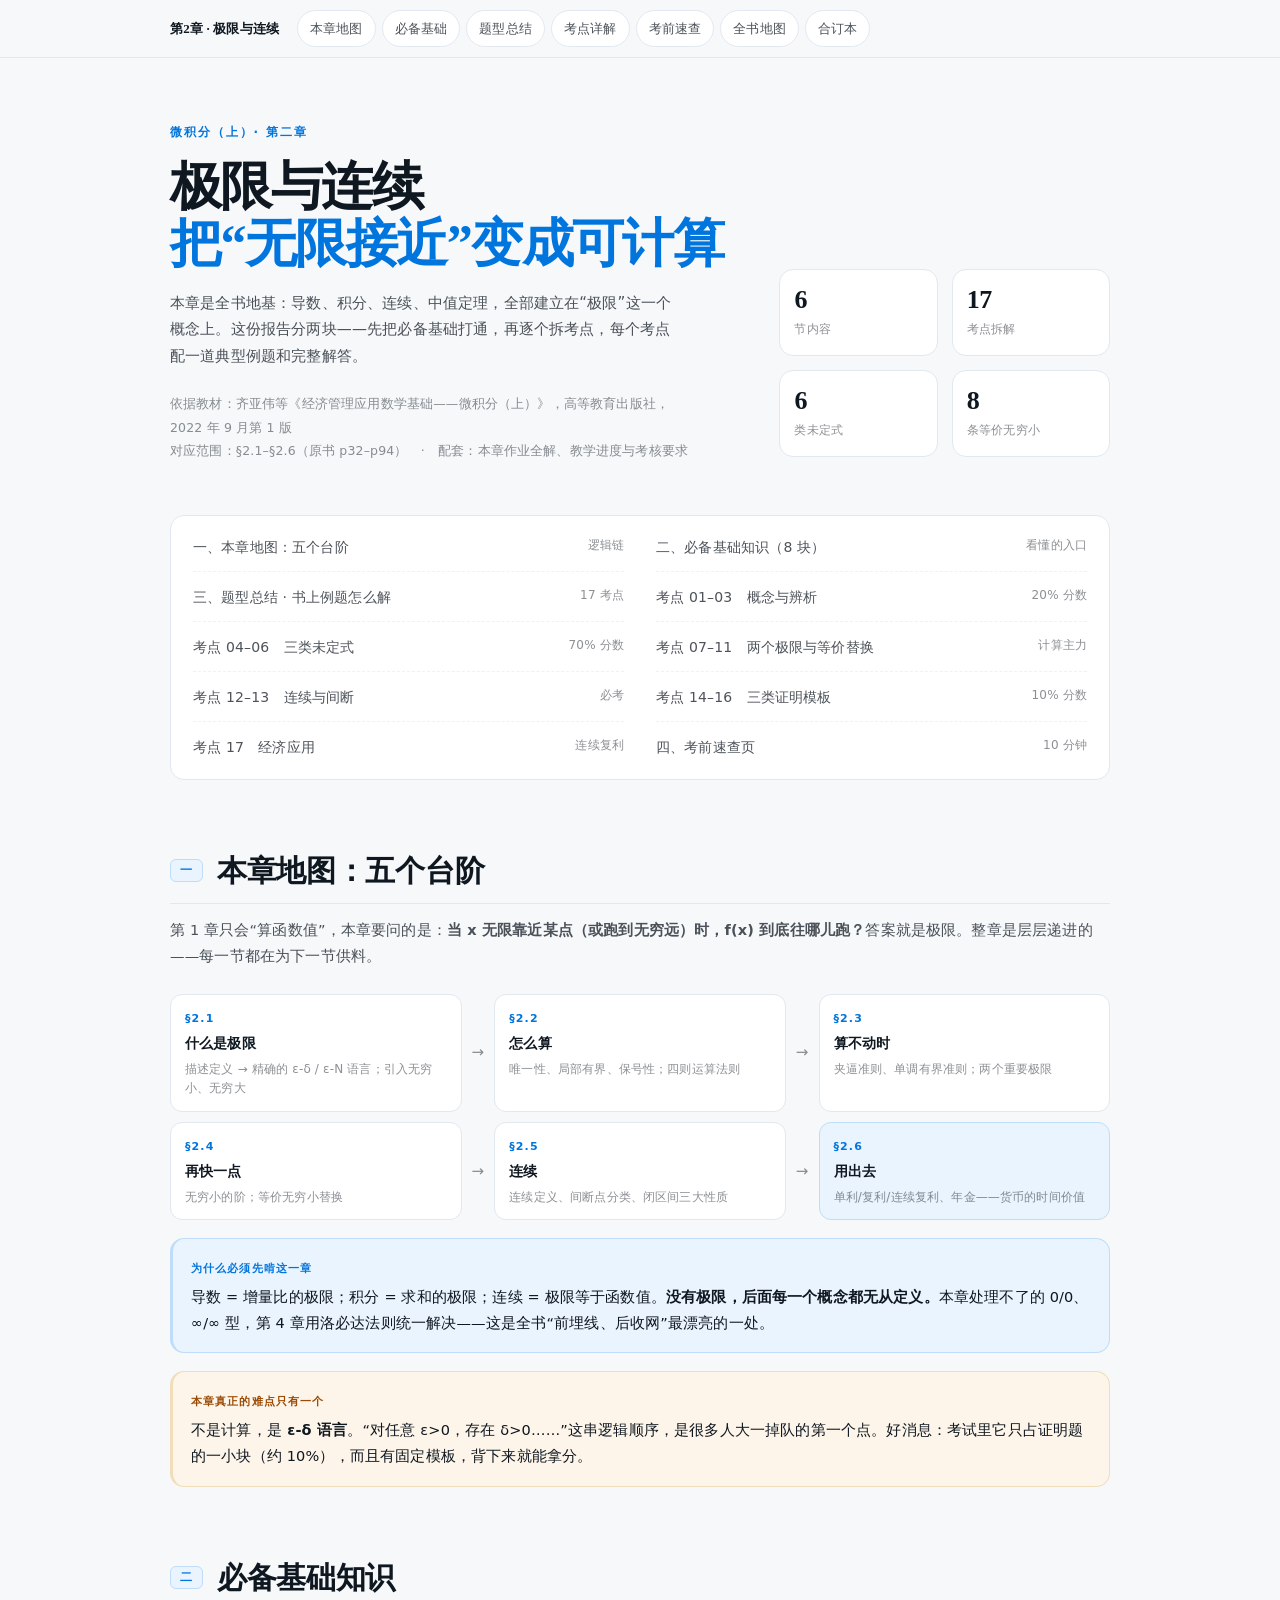
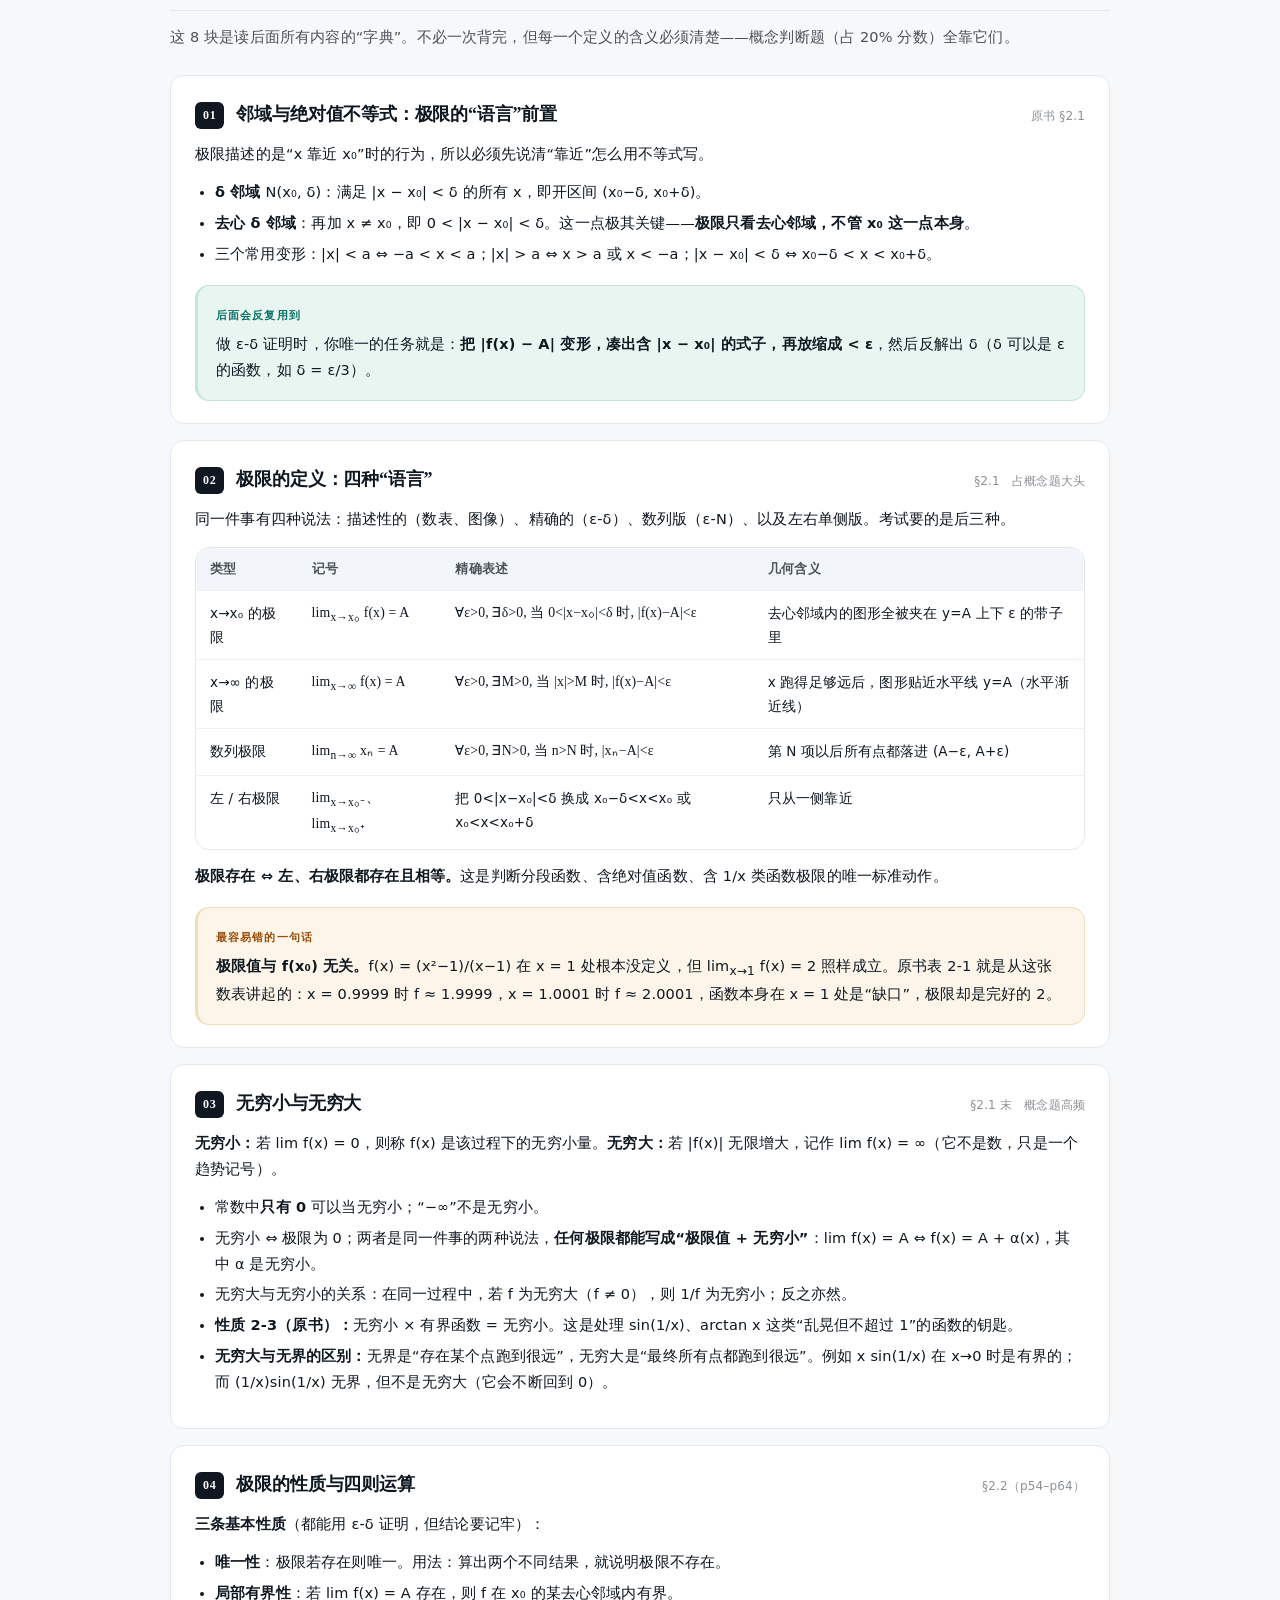
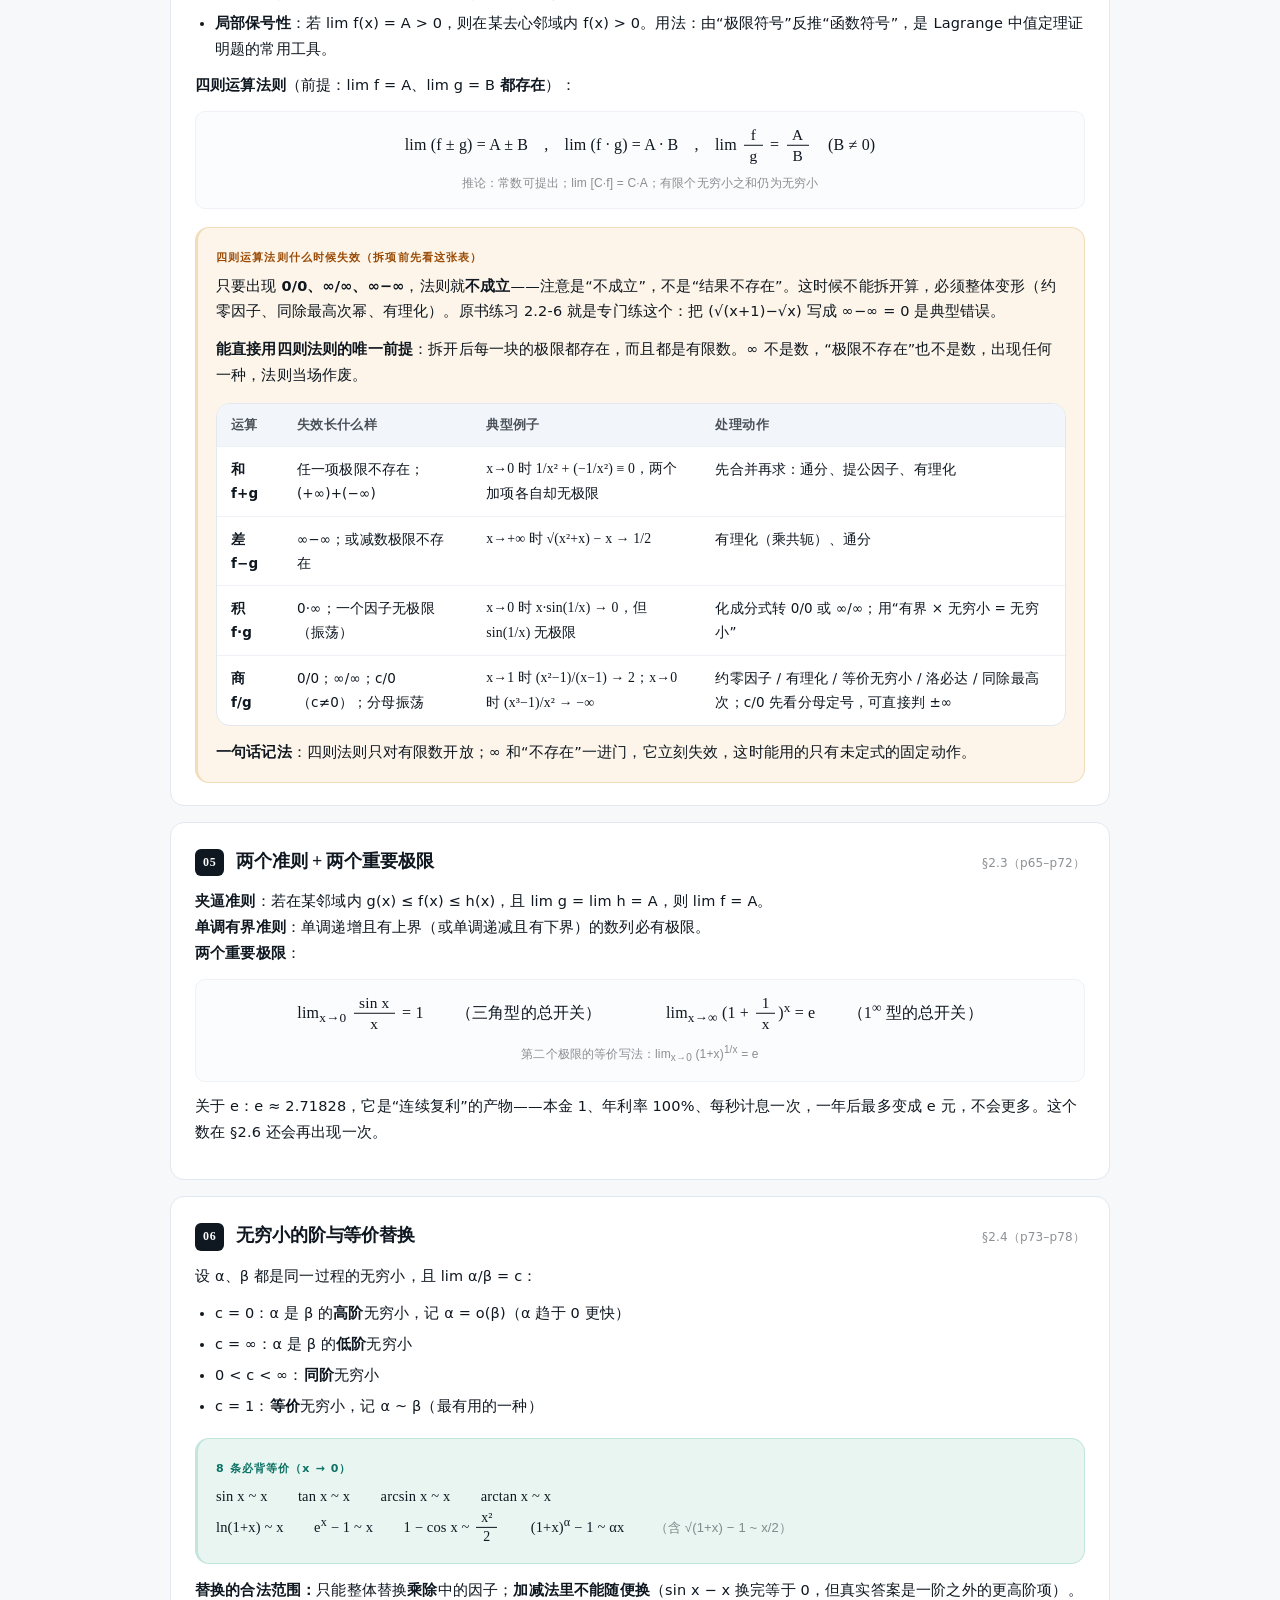
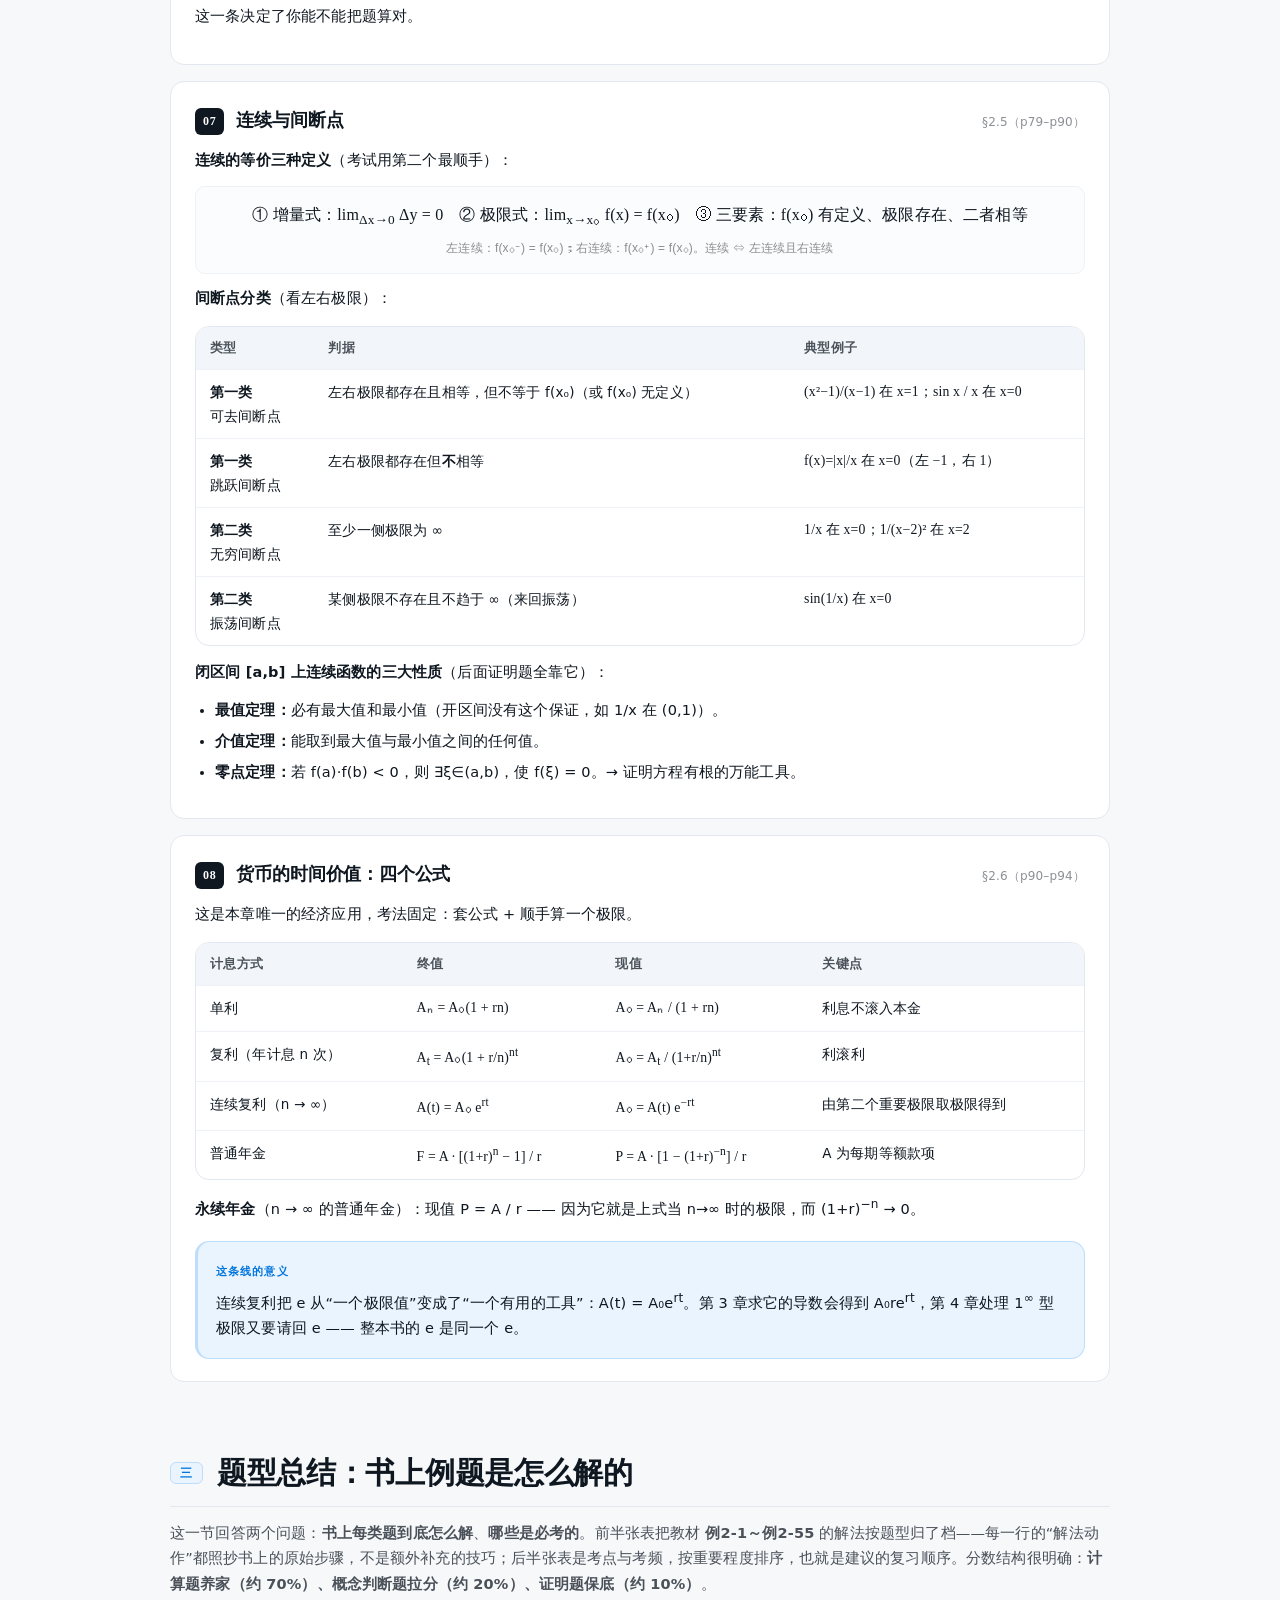
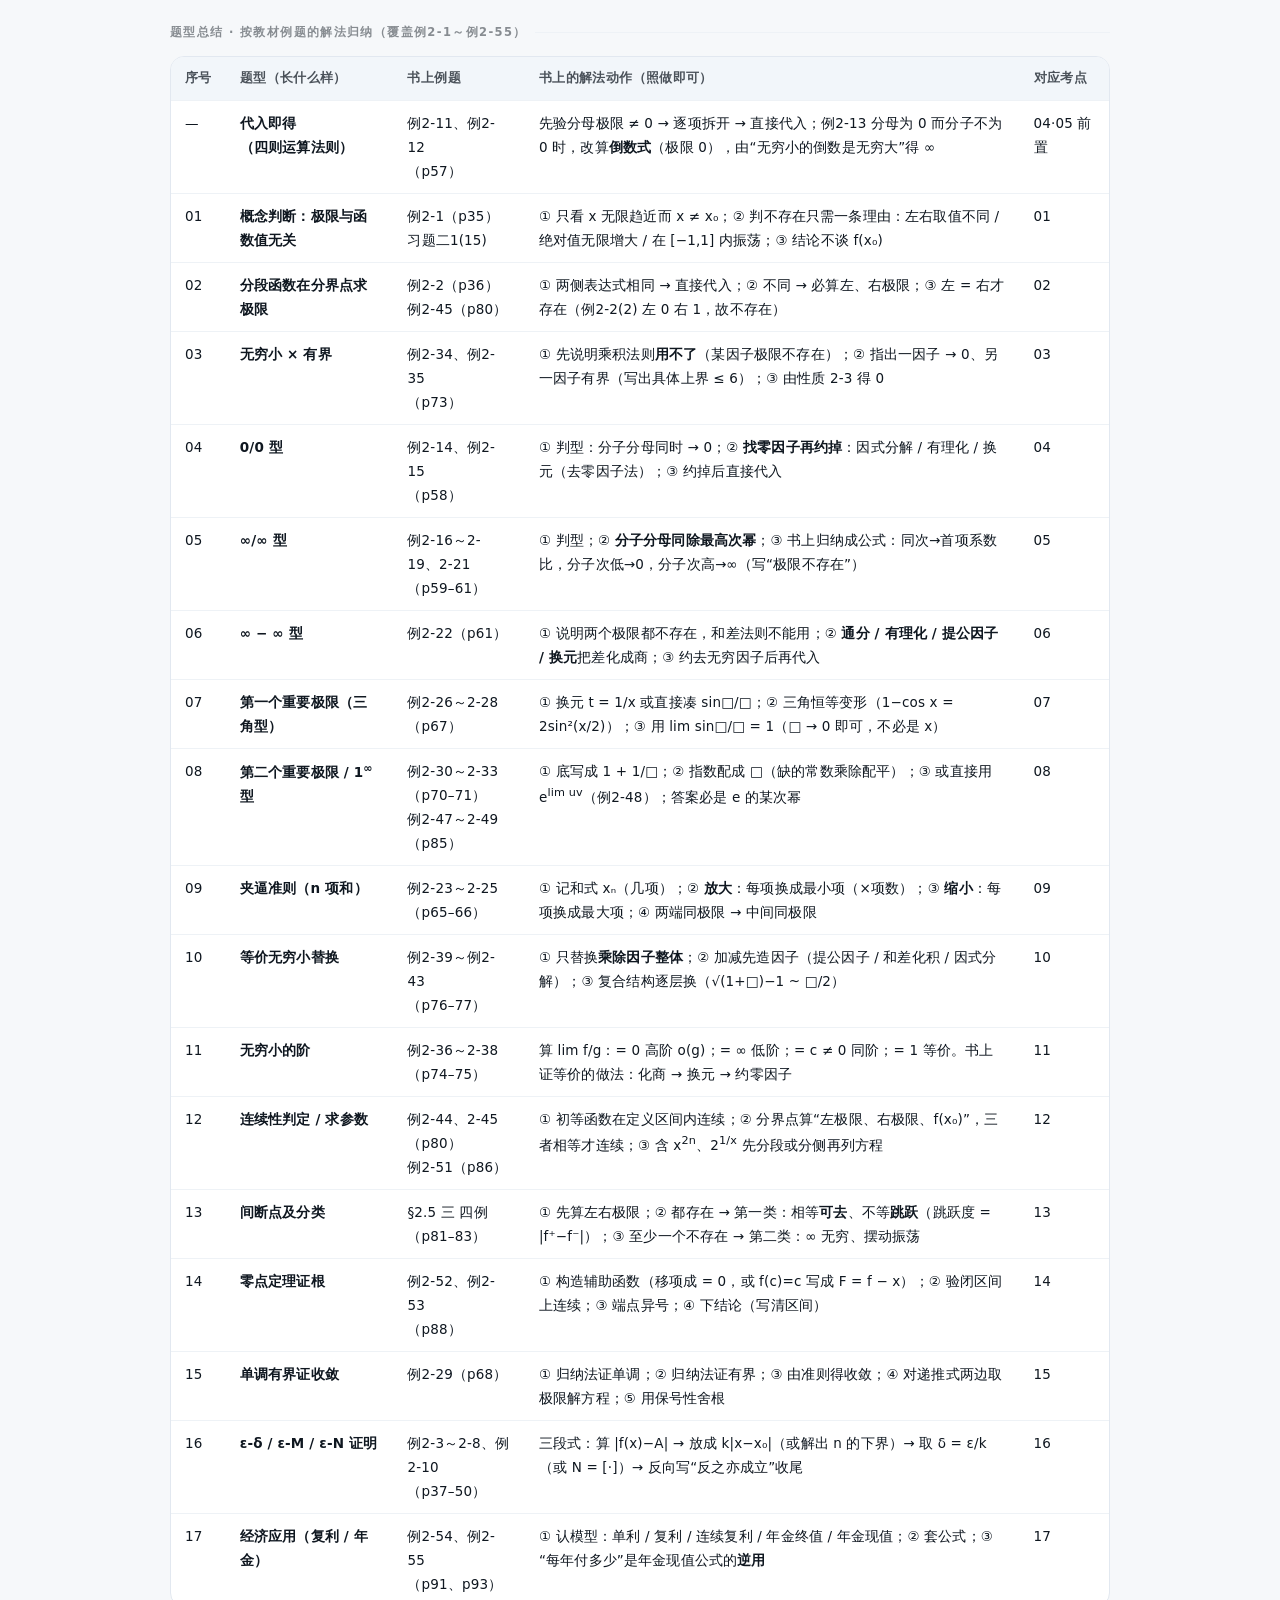
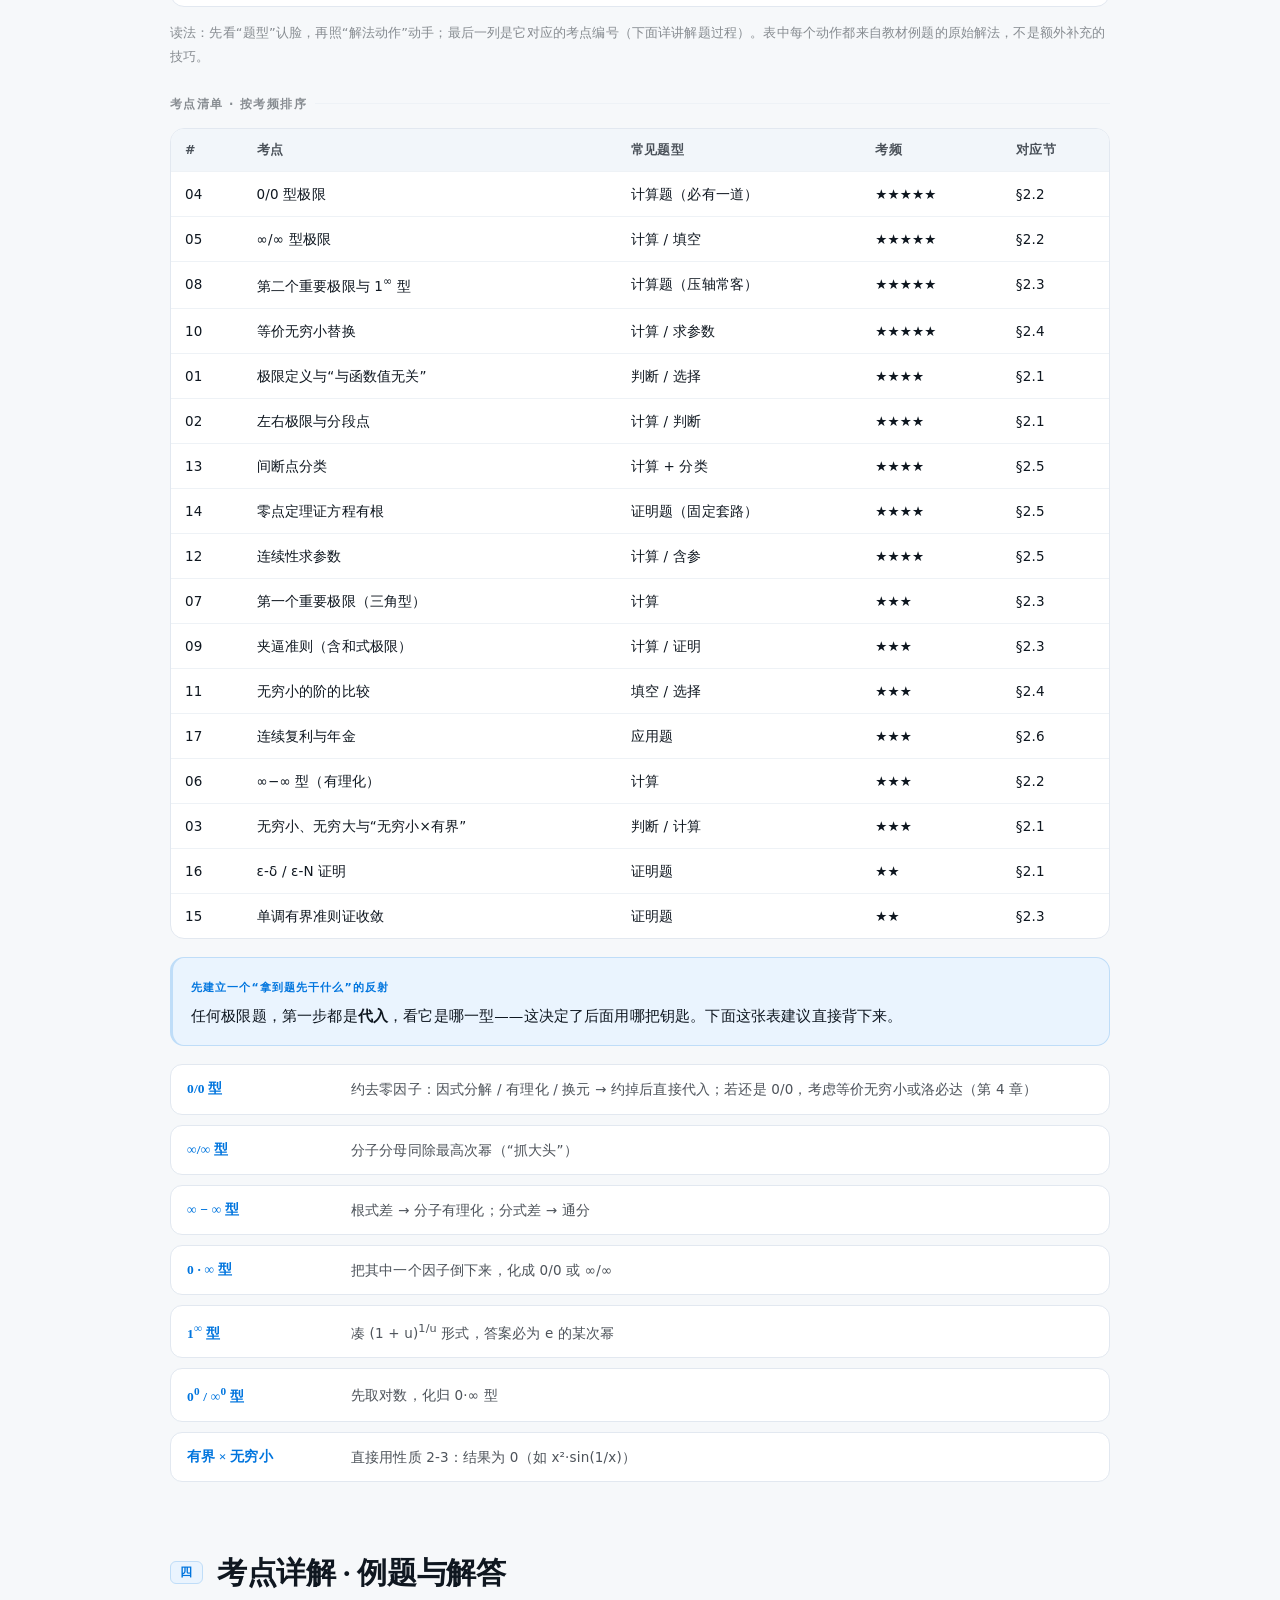
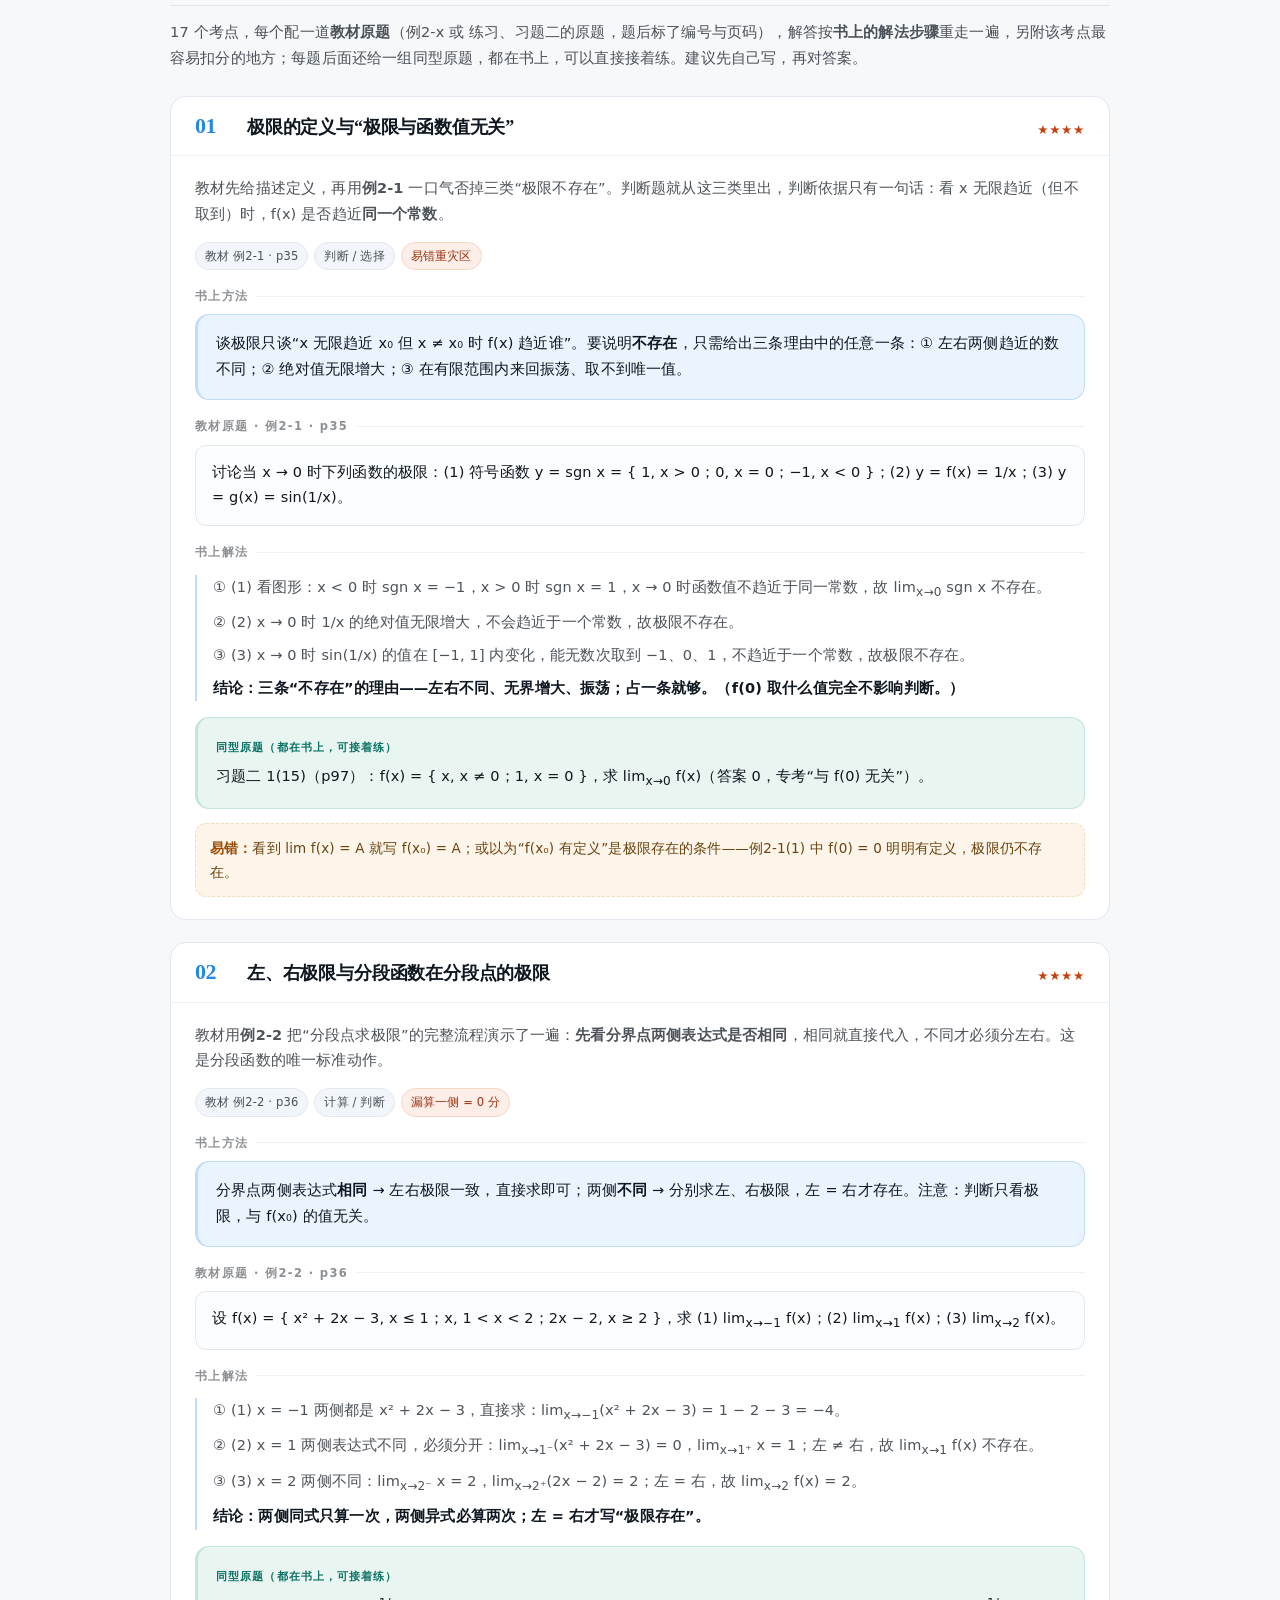
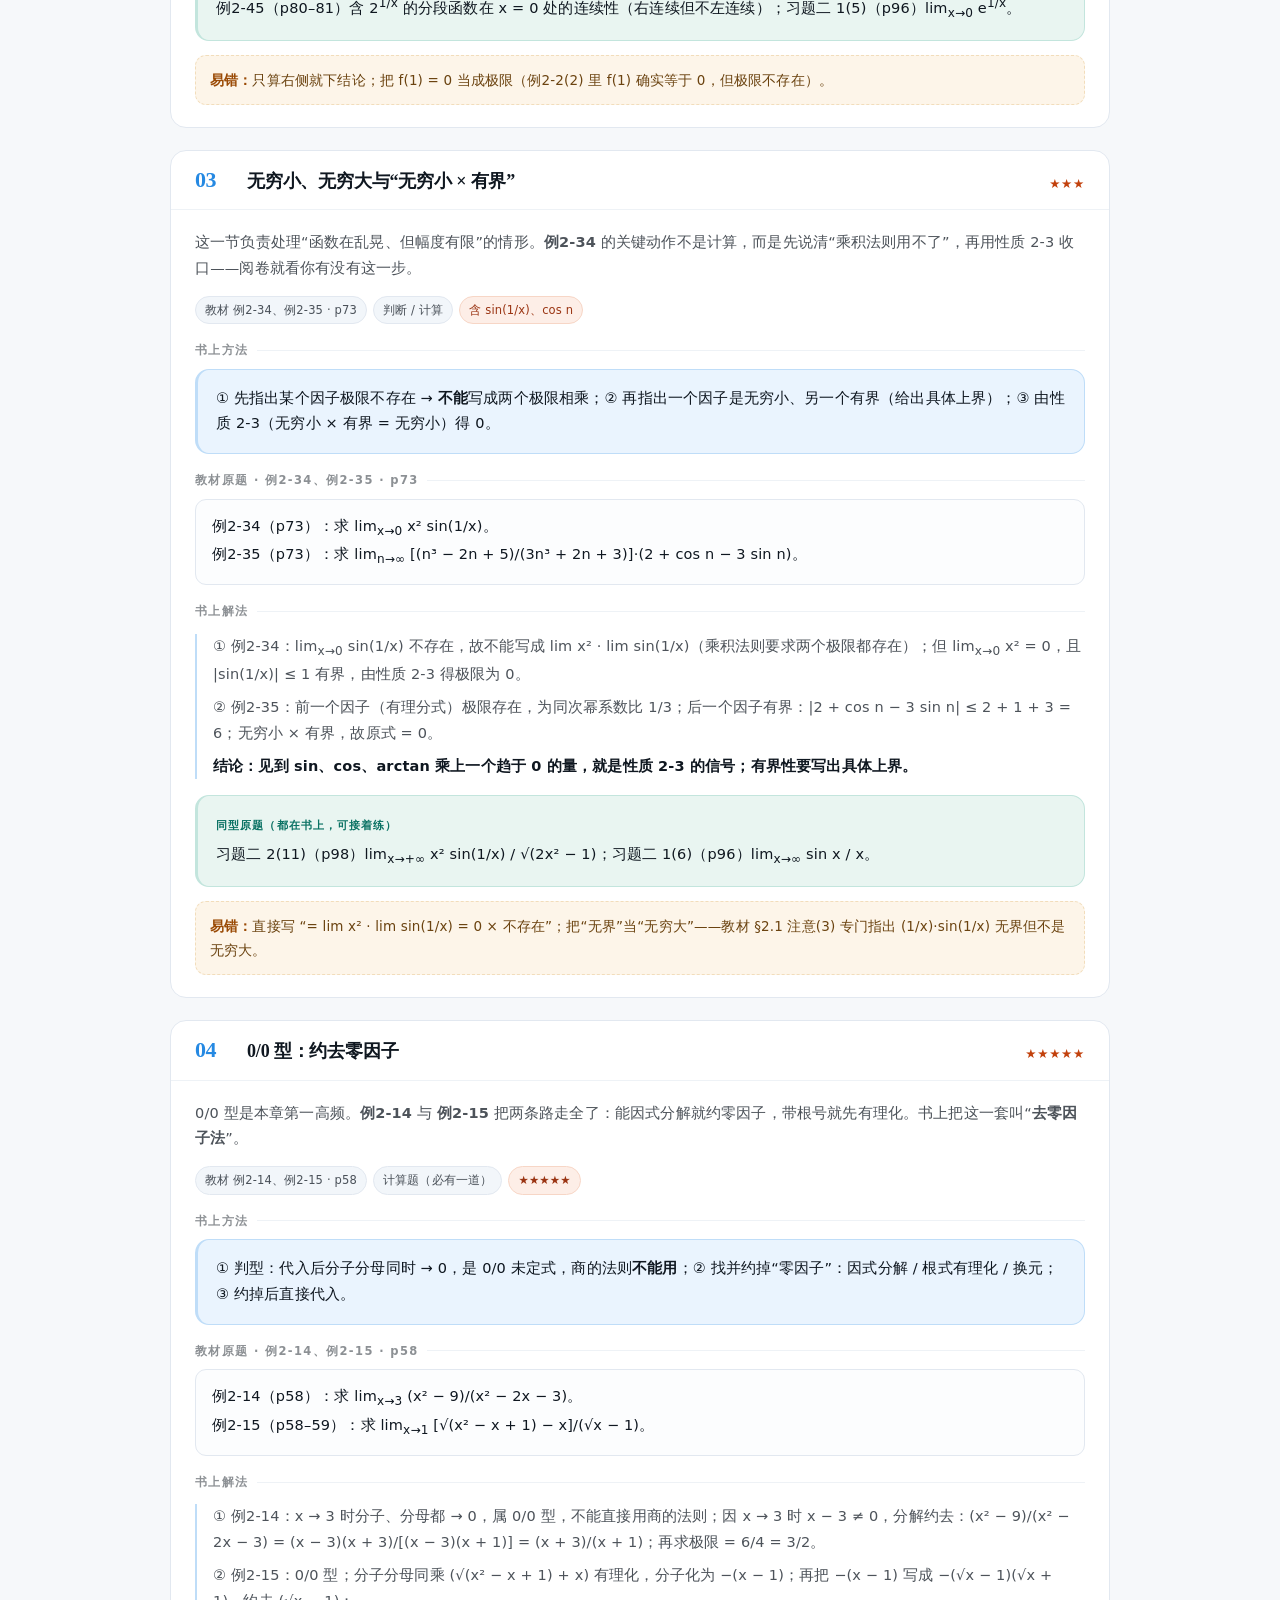
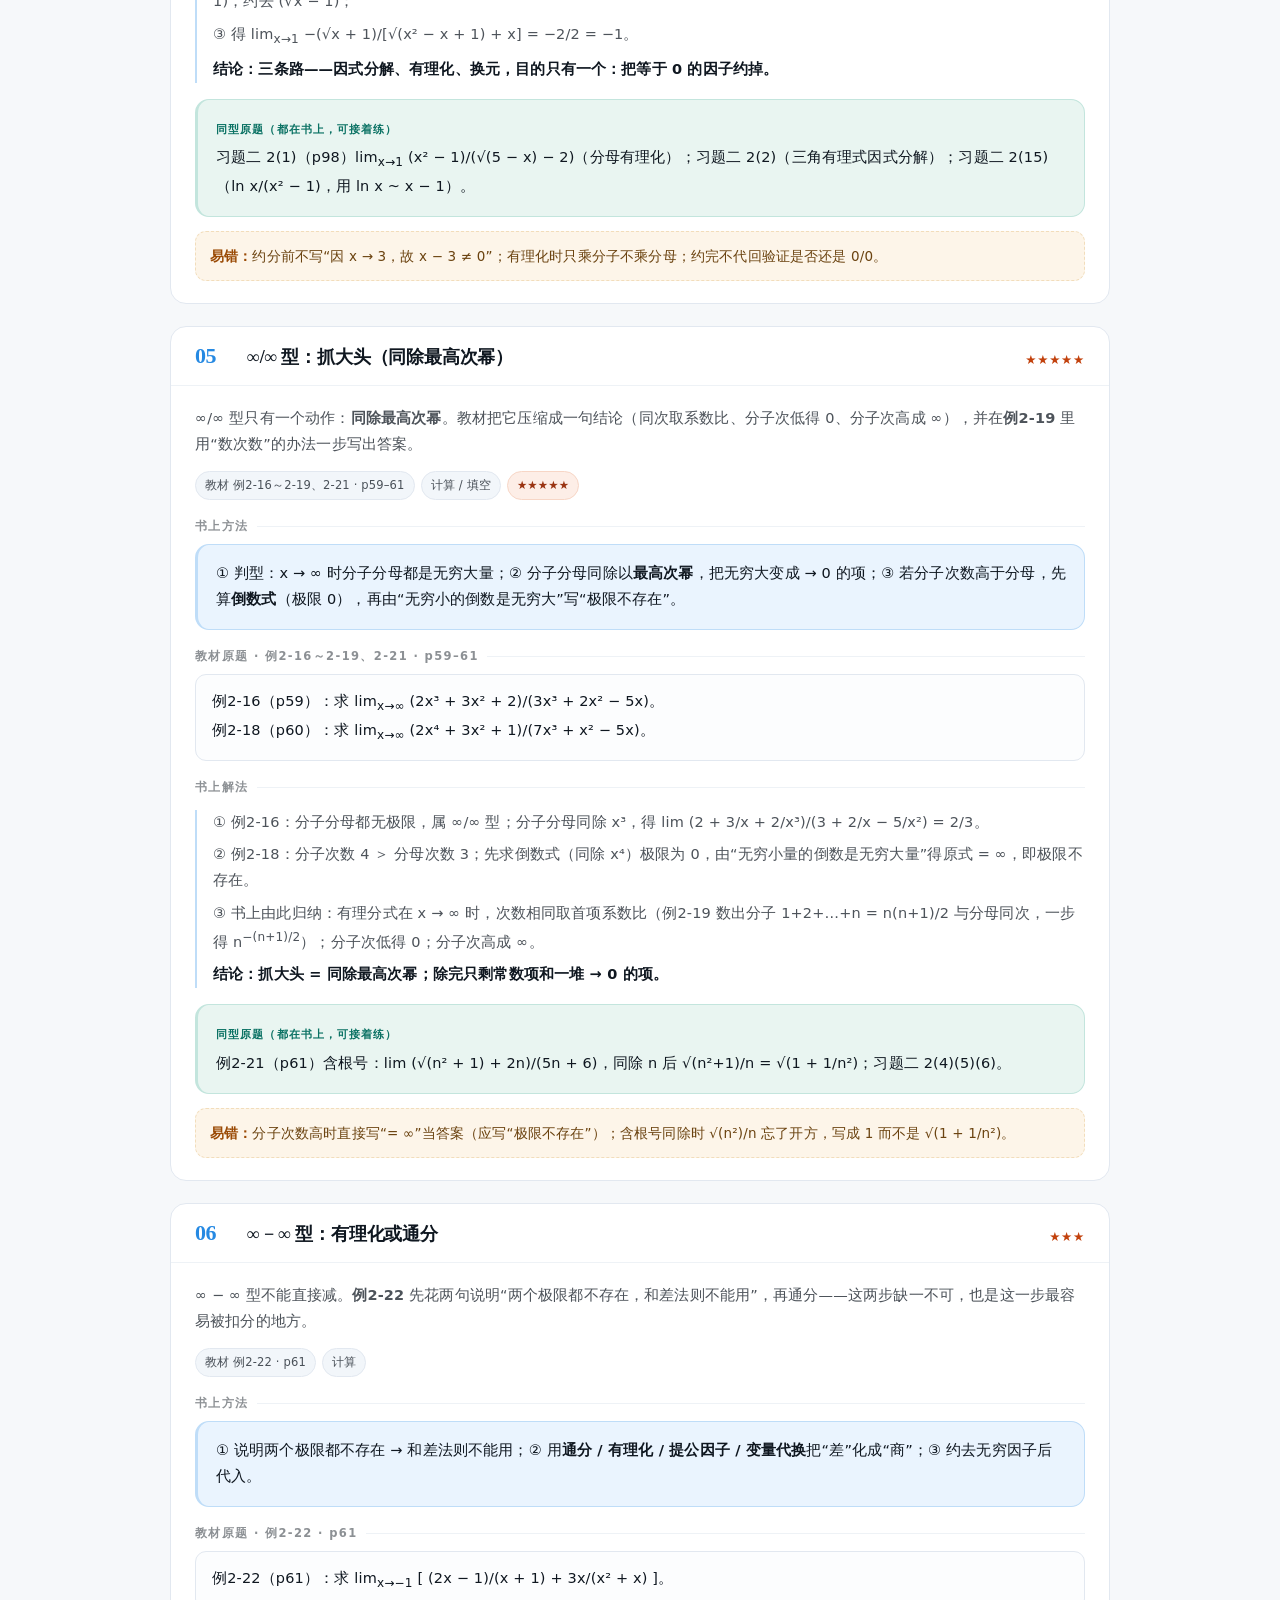
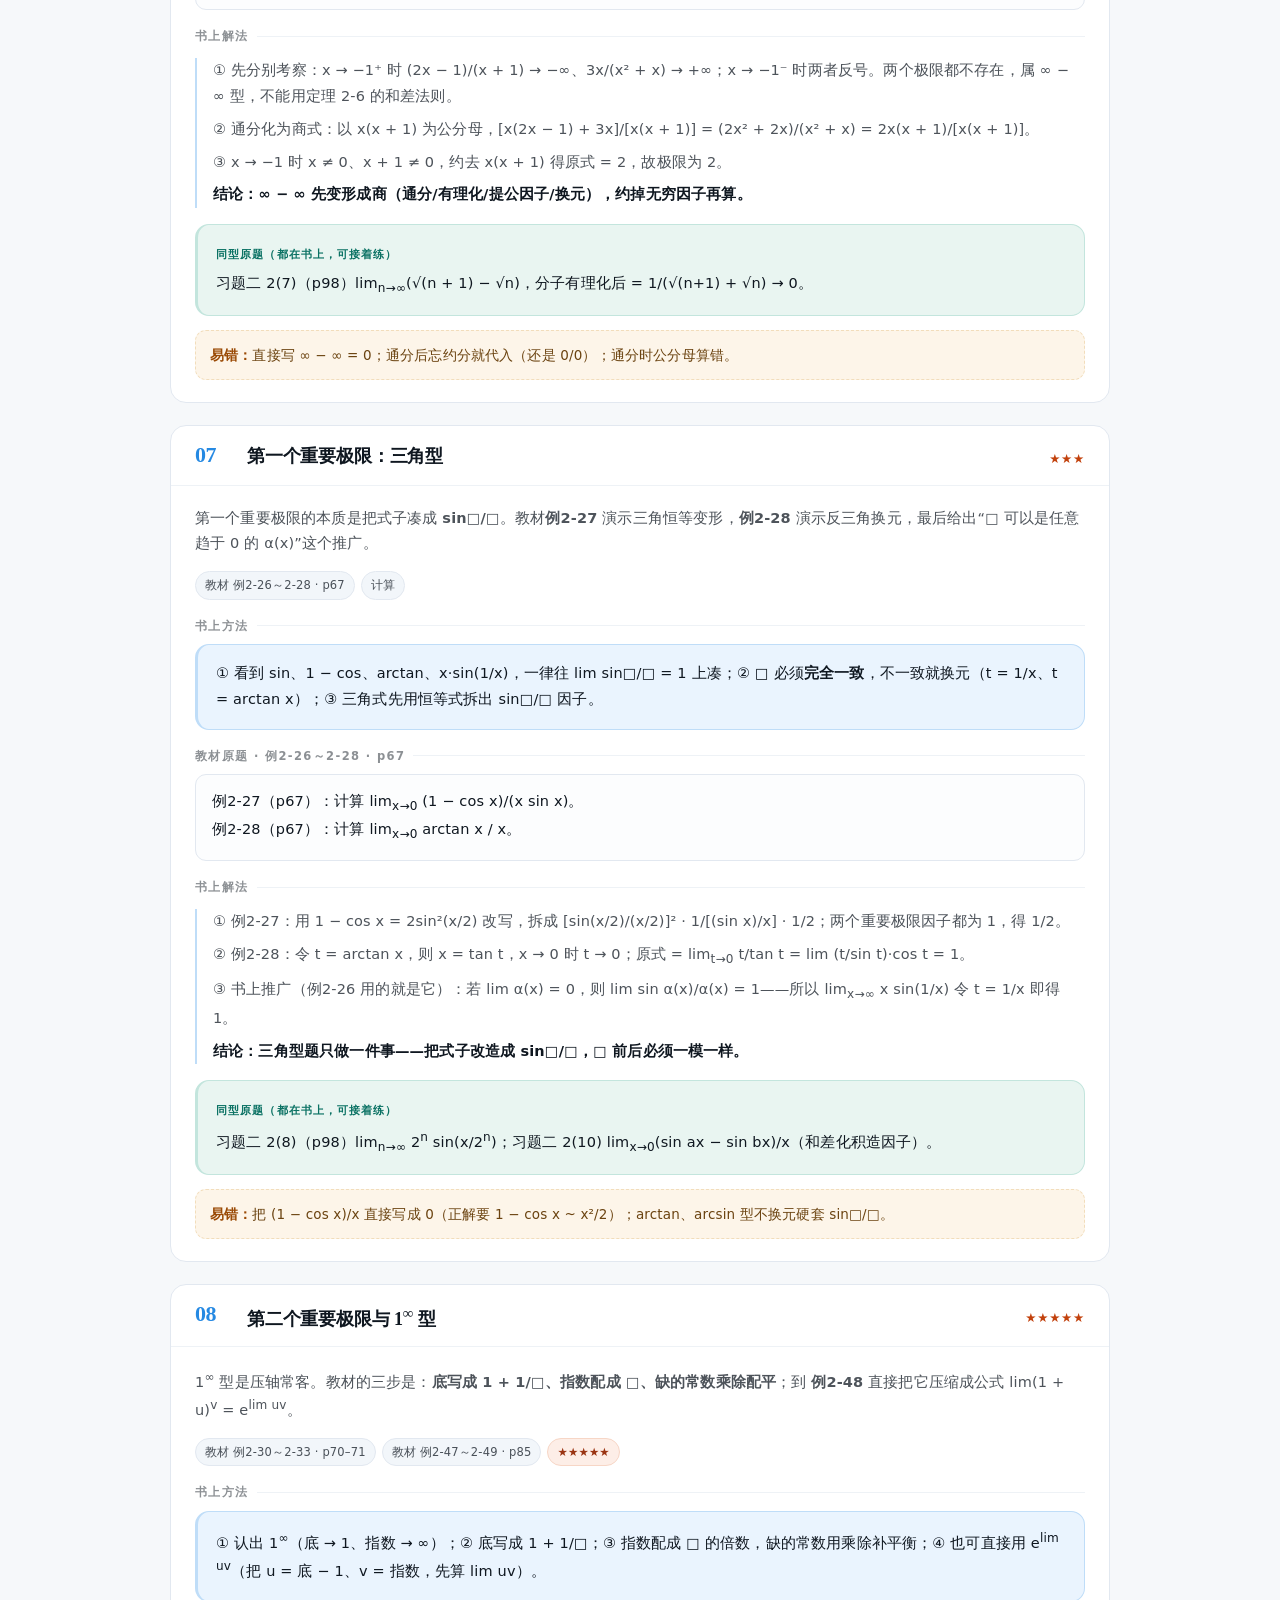
<file: ch2.html>
<!DOCTYPE html>
<html data-sp-mode="scroll" lang="zh-CN">
<head>
<meta charset="UTF-8">
<meta name="viewport" content="width=device-width, initial-scale=1">
<meta name="description" content="《经济管理应用数学基础——微积分（上）》第 1–5 章重点知识详解：必备基础、题型总结、考点拆解与考前速查，按教学进度计划表的考核范围组织。">
<title>第2章 极限与连续 · 重点知识详解</title>
<link rel="stylesheet" href="assets/css/base.css">
</head>
<body>
<nav class="topbar">
  <div class="topbar-in">
    <a class="brand" href="#top">第2章 · 极限与连续</a>
    <a href="#map">本章地图</a>
    <a href="#base">必备基础</a>
    <a href="#list">题型总结</a>
    <a href="#points">考点详解</a>
    <a href="#cheat">考前速查</a>
    <a href="overview.html">全书地图</a>
  <a href="index.html">合订本</a>
  </div>
</nav>
<div class="wrap" id="top">
  <!-- ================= HERO ================= -->
  <header class="hero">
    <div>
      <div class="kicker">微积分（上）· 第二章</div>
      <h1>极限与连续<br><em>把“无限接近”变成可计算</em></h1>
      <p class="hero-sub">本章是全书地基：导数、积分、连续、中值定理，全部建立在“极限”这一个概念上。这份报告分两块——先把必备基础打通，再逐个拆考点，每个考点配一道典型例题和完整解答。</p>
      <div class="hero-meta">
        依据教材：齐亚伟等《经济管理应用数学基础——微积分（上）》，高等教育出版社，2022&nbsp;年&nbsp;9&nbsp;月第&nbsp;1&nbsp;版<br>
        对应范围：§2.1–§2.6（原书 p32–p94）　·　配套：本章作业全解、教学进度与考核要求
      </div>
    </div>
    <div class="statbox">
      <div class="stat"><div class="n">6</div><div class="l">节内容</div></div>
      <div class="stat"><div class="n">17</div><div class="l">考点拆解</div></div>
      <div class="stat"><div class="n">6</div><div class="l">类未定式</div></div>
      <div class="stat"><div class="n">8</div><div class="l">条等价无穷小</div></div>
    </div>
  </header>
  <!-- ================= 目录 ================= -->
  <section id="toc" style="margin-top:44px">
    <div class="toc">
      <a href="#map">一、本章地图：五个台阶<span>逻辑链</span></a>
      <a href="#base">二、必备基础知识（8&nbsp;块）<span>看懂的入口</span></a>
      <a href="#list">三、题型总结 · 书上例题怎么解<span>17&nbsp;考点</span></a>
      <a href="#p1">考点&nbsp;01–03　概念与辨析<span>20% 分数</span></a>
      <a href="#p4">考点&nbsp;04–06　三类未定式<span>70% 分数</span></a>
      <a href="#p7">考点&nbsp;07–11　两个极限与等价替换<span>计算主力</span></a>
      <a href="#p12">考点&nbsp;12–13　连续与间断<span>必考</span></a>
      <a href="#p14">考点&nbsp;14–16　三类证明模板<span>10% 分数</span></a>
      <a href="#p17">考点&nbsp;17　经济应用<span>连续复利</span></a>
      <a href="#cheat">四、考前速查页<span>10&nbsp;分钟</span></a>
    </div>
  </section>
  <!-- ================= 本章地图 ================= -->
  <section id="map">
    <div class="sec-head"><div class="idx">一</div><h2>本章地图：五个台阶</h2></div>
    <p class="sec-intro">第 1 章只会“算函数值”，本章要问的是：<b>当 x 无限靠近某点（或跑到无穷远）时，f(x) 到底往哪儿跑？</b>答案就是极限。整章是层层递进的——每一节都在为下一节供料。</p>
    <div class="chain">
      <div class="node"><div class="s">§2.1</div><div class="t">什么是极限</div><div class="d">描述定义 → 精确的 ε-δ / ε-N 语言；引入无穷小、无穷大</div></div>
      <div class="arrow">→</div>
      <div class="node"><div class="s">§2.2</div><div class="t">怎么算</div><div class="d">唯一性、局部有界、保号性；四则运算法则</div></div>
      <div class="arrow">→</div>
      <div class="node"><div class="s">§2.3</div><div class="t">算不动时</div><div class="d">夹逼准则、单调有界准则；两个重要极限</div></div>
    </div>
    <div class="chain" style="margin-top:10px">
      <div class="node"><div class="s">§2.4</div><div class="t">再快一点</div><div class="d">无穷小的阶；等价无穷小替换</div></div>
      <div class="arrow">→</div>
      <div class="node"><div class="s">§2.5</div><div class="t">连续</div><div class="d">连续定义、间断点分类、闭区间三大性质</div></div>
      <div class="arrow">→</div>
      <div class="node" style="background:var(--accent-soft); border-color:var(--accent-line)"><div class="s">§2.6</div><div class="t">用出去</div><div class="d">单利/复利/连续复利、年金——货币的时间价值</div></div>
    </div>
    <div class="callout plain">
      <div class="tag">为什么必须先啃这一章</div>
      <p>导数 = 增量比的极限；积分 = 求和的极限；连续 = 极限等于函数值。<b>没有极限，后面每一个概念都无从定义。</b>本章处理不了的 0/0、∞/∞ 型，第 4 章用洛必达法则统一解决——这是全书“前埋线、后收网”最漂亮的一处。</p>
    </div>
    <div class="callout warn">
      <div class="tag">本章真正的难点只有一个</div>
      <p>不是计算，是<b> ε-δ 语言</b>。“对任意 ε&gt;0，存在 δ&gt;0……”这串逻辑顺序，是很多人大一掉队的第一个点。好消息：考试里它只占证明题的一小块（约 10%），而且有固定模板，背下来就能拿分。</p>
    </div>
  </section>
  <!-- ================= 必备基础知识 ================= -->
  <section id="base">
    <div class="sec-head"><div class="idx">二</div><h2>必备基础知识</h2></div>
    <p class="sec-intro">这 8 块是读后面所有内容的“字典”。不必一次背完，但每一个定义的含义必须清楚——概念判断题（占 20% 分数）全靠它们。</p>
    <!-- KB1 -->
    <div class="kb">
      <div class="kb-h"><span class="no">01</span><h3>邻域与绝对值不等式：极限的“语言”前置</h3><span class="p">原书 §2.1</span></div>
      <p>极限描述的是“x 靠近 x₀”时的行为，所以必须先说清“靠近”怎么用不等式写。</p>
      <ul>
        <li><b>δ 邻域</b> N(x₀, δ)：满足 |x − x₀| &lt; δ 的所有 x，即开区间 (x₀−δ, x₀+δ)。</li>
        <li><b>去心 δ 邻域</b>：再加 x ≠ x₀，即 0 &lt; |x − x₀| &lt; δ。这一点极其关键——<b>极限只看去心邻域，不管 x₀ 这一点本身</b>。</li>
        <li>三个常用变形：|x| &lt; a ⇔ −a &lt; x &lt; a；|x| &gt; a ⇔ x &gt; a 或 x &lt; −a；|x − x₀| &lt; δ ⇔ x₀−δ &lt; x &lt; x₀+δ。</li>
      </ul>
      <div class="callout ok" style="margin-bottom:0">
        <div class="tag">后面会反复用到</div>
        <p>做 ε-δ 证明时，你唯一的任务就是：<b>把 |f(x) − A| 变形，凑出含 |x − x₀| 的式子，再放缩成 &lt; ε</b>，然后反解出 δ（δ 可以是 ε 的函数，如 δ = ε/3）。</p>
      </div>
    </div>
    <!-- KB2 -->
    <div class="kb">
      <div class="kb-h"><span class="no">02</span><h3>极限的定义：四种“语言”</h3><span class="p">§2.1　占概念题大头</span></div>
      <p>同一件事有四种说法：描述性的（数表、图像）、精确的（ε-δ）、数列版（ε-N）、以及左右单侧版。考试要的是后三种。</p>
      <div class="tbl-wrap">
        <table>
          <thead><tr><th>类型</th><th>记号</th><th>精确表述</th><th>几何含义</th></tr></thead>
          <tbody>
            <tr><td>x→x₀ 的极限</td><td class="m">lim<sub>x→x₀</sub> f(x) = A</td><td class="m">∀ε&gt;0, ∃δ&gt;0, 当 0&lt;|x−x₀|&lt;δ 时, |f(x)−A|&lt;ε</td><td>去心邻域内的图形全被夹在 y=A 上下 ε 的带子里</td></tr>
            <tr><td>x→∞ 的极限</td><td class="m">lim<sub>x→∞</sub> f(x) = A</td><td class="m">∀ε&gt;0, ∃M&gt;0, 当 |x|&gt;M 时, |f(x)−A|&lt;ε</td><td>x 跑得足够远后，图形贴近水平线 y=A（水平渐近线）</td></tr>
            <tr><td>数列极限</td><td class="m">lim<sub>n→∞</sub> xₙ = A</td><td class="m">∀ε&gt;0, ∃N&gt;0, 当 n&gt;N 时, |xₙ−A|&lt;ε</td><td>第 N 项以后所有点都落进 (A−ε, A+ε)</td></tr>
            <tr><td>左 / 右极限</td><td class="m">lim<sub>x→x₀⁻</sub>、lim<sub>x→x₀⁺</sub></td><td>把 0&lt;|x−x₀|&lt;δ 换成 x₀−δ&lt;x&lt;x₀ 或 x₀&lt;x&lt;x₀+δ</td><td>只从一侧靠近</td></tr>
          </tbody>
        </table>
      </div>
      <p><b>极限存在 ⇔ 左、右极限都存在且相等。</b>这是判断分段函数、含绝对值函数、含 1/x 类函数极限的唯一标准动作。</p>
      <div class="callout warn" style="margin-bottom:0">
        <div class="tag">最容易错的一句话</div>
        <p><b>极限值与 f(x₀) 无关。</b>f(x) = (x²−1)/(x−1) 在 x = 1 处根本没定义，但 lim<sub>x→1</sub> f(x) = 2 照样成立。原书表 2-1 就是从这张数表讲起的：x = 0.9999 时 f ≈ 1.9999，x = 1.0001 时 f ≈ 2.0001，函数本身在 x = 1 处是“缺口”，极限却是完好的 2。</p>
      </div>
    </div>
    <!-- KB3 -->
    <div class="kb">
      <div class="kb-h"><span class="no">03</span><h3>无穷小与无穷大</h3><span class="p">§2.1 末　概念题高频</span></div>
      <p><b>无穷小：</b>若 lim f(x) = 0，则称 f(x) 是该过程下的无穷小量。<b>无穷大：</b>若 |f(x)| 无限增大，记作 lim f(x) = ∞（它不是数，只是一个趋势记号）。</p>
      <ul>
        <li>常数中<b>只有 0</b> 可以当无穷小；“−∞”不是无穷小。</li>
        <li>无穷小 ⇔ 极限为 0；两者是同一件事的两种说法，<b>任何极限都能写成“极限值 + 无穷小”</b>：lim f(x) = A ⇔ f(x) = A + α(x)，其中 α 是无穷小。</li>
        <li>无穷大与无穷小的关系：在同一过程中，若 f 为无穷大（f ≠ 0），则 1/f 为无穷小；反之亦然。</li>
        <li><b>性质 2-3（原书）：</b>无穷小 × 有界函数 = 无穷小。这是处理 sin(1/x)、arctan x 这类“乱晃但不超过 1”的函数的钥匙。</li>
        <li><b>无穷大与无界的区别：</b>无界是“存在某个点跑到很远”，无穷大是“最终所有点都跑到很远”。例如 x sin(1/x) 在 x→0 时是有界的；而 (1/x)sin(1/x) 无界，但不是无穷大（它会不断回到 0）。</li>
      </ul>
    </div>
    <!-- KB4 -->
    <div class="kb">
      <div class="kb-h"><span class="no">04</span><h3>极限的性质与四则运算</h3><span class="p">§2.2（p54–p64）</span></div>
      <p><b>三条基本性质</b>（都能用 ε-δ 证明，但结论要记牢）：</p>
      <ul>
        <li><b>唯一性</b>：极限若存在则唯一。用法：算出两个不同结果，就说明极限不存在。</li>
        <li><b>局部有界性</b>：若 lim f(x) = A 存在，则 f 在 x₀ 的某去心邻域内有界。</li>
        <li><b>局部保号性</b>：若 lim f(x) = A &gt; 0，则在某去心邻域内 f(x) &gt; 0。用法：由“极限符号”反推“函数符号”，是 Lagrange 中值定理证明题的常用工具。</li>
      </ul>
      <p><b>四则运算法则</b>（前提：lim f = A、lim g = B <b>都存在</b>）：</p>
      <div class="eq">
        lim (f ± g) = A ± B　,　lim (f · g) = A · B　,　lim <span class="frac"><span class="fn">f</span><span class="fd">g</span></span> = <span class="frac"><span class="fn">A</span><span class="fd">B</span></span>　(B ≠ 0)
        <span class="note">推论：常数可提出；lim [C·f] = C·A；有限个无穷小之和仍为无穷小</span>
      </div>
      <div class="callout warn" style="margin-bottom:0">
        <div class="tag">四则运算法则什么时候失效（拆项前先看这张表）</div>
        <p>只要出现 <b>0/0、∞/∞、∞−∞</b>，法则就<b>不成立</b>——注意是“不成立”，不是“结果不存在”。这时候不能拆开算，必须整体变形（约零因子、同除最高次幂、有理化）。原书练习 2.2-6 就是专门练这个：把 (√(x+1)−√x) 写成 ∞−∞ = 0 是典型错误。</p>
        <p><b>能直接用四则法则的唯一前提</b>：拆开后每一块的极限都存在，而且都是有限数。∞ 不是数，“极限不存在”也不是数，出现任何一种，法则当场作废。</p>
        <div class="tbl-wrap">
          <table>
            <thead><tr><th>运算</th><th>失效长什么样</th><th>典型例子</th><th>处理动作</th></tr></thead>
            <tbody>
            <tr><td><b>和 f+g</b></td><td>任一项极限不存在；(+∞)+(−∞)</td><td class="m">x→0 时 1/x² + (−1/x²) ≡ 0，两个加项各自却无极限</td><td>先合并再求：通分、提公因子、有理化</td></tr>
            <tr><td><b>差 f−g</b></td><td>∞−∞；或减数极限不存在</td><td class="m">x→+∞ 时 √(x²+x) − x → 1/2</td><td>有理化（乘共轭）、通分</td></tr>
            <tr><td><b>积 f·g</b></td><td>0·∞；一个因子无极限（振荡）</td><td class="m">x→0 时 x·sin(1/x) → 0，但 sin(1/x) 无极限</td><td>化成分式转 0/0 或 ∞/∞；用“有界 × 无穷小 = 无穷小”</td></tr>
            <tr><td><b>商 f/g</b></td><td>0/0；∞/∞；c/0（c≠0）；分母振荡</td><td class="m">x→1 时 (x²−1)/(x−1) → 2；x→0 时 (x³−1)/x² → −∞</td><td>约零因子 / 有理化 / 等价无穷小 / 洛必达 / 同除最高次；c/0 先看分母定号，可直接判 ±∞</td></tr>
            </tbody>
          </table>
        </div>
        <p><b>一句话记法</b>：四则法则只对有限数开放；∞ 和“不存在”一进门，它立刻失效，这时能用的只有未定式的固定动作。</p>
      </div>
    </div>
    <!-- KB5 -->
    <div class="kb">
      <div class="kb-h"><span class="no">05</span><h3>两个准则 + 两个重要极限</h3><span class="p">§2.3（p65–p72）</span></div>
      <p><b>夹逼准则</b>：若在某邻域内 g(x) ≤ f(x) ≤ h(x)，且 lim g = lim h = A，则 lim f = A。<br>
      <b>单调有界准则</b>：单调递增且有上界（或单调递减且有下界）的数列必有极限。<br>
      <b>两个重要极限</b>：</p>
      <div class="eq">
        lim<sub>x→0</sub> <span class="frac"><span class="fn">sin x</span><span class="fd">x</span></span> = 1　　（三角型的总开关）　　　　lim<sub>x→∞</sub> <span style="white-space:nowrap">(1 + <span class="frac"><span class="fn">1</span><span class="fd">x</span></span>)<sup>x</sup></span> = e　　（1<sup>∞</sup> 型的总开关）
        <span class="note">第二个极限的等价写法：lim<sub>x→0</sub> (1+x)<sup>1/x</sup> = e</span>
      </div>
      <p>关于 e：e ≈ 2.71828，它是“连续复利”的产物——本金 1、年利率 100%、每秒计息一次，一年后最多变成 e 元，不会更多。这个数在 §2.6 还会再出现一次。</p>
    </div>
    <!-- KB6 -->
    <div class="kb">
      <div class="kb-h"><span class="no">06</span><h3>无穷小的阶与等价替换</h3><span class="p">§2.4（p73–p78）</span></div>
      <p>设 α、β 都是同一过程的无穷小，且 lim α/β = c：</p>
      <ul>
        <li>c = 0：α 是 β 的<b>高阶</b>无穷小，记 α = o(β)（α 趋于 0 更快）</li>
        <li>c = ∞：α 是 β 的<b>低阶</b>无穷小</li>
        <li>0 &lt; c &lt; ∞：<b>同阶</b>无穷小</li>
        <li>c = 1：<b>等价</b>无穷小，记 α ~ β（最有用的一种）</li>
      </ul>
      <div class="callout ok" style="margin-bottom:0">
        <div class="tag">8 条必背等价（x → 0）</div>
        <p class="m">sin x ~ x　　tan x ~ x　　arcsin x ~ x　　arctan x ~ x<br>
        ln(1+x) ~ x　　e<sup>x</sup> − 1 ~ x　　1 − cos x ~ <span class="frac"><span class="fn">x²</span><span class="fd">2</span></span>　　(1+x)<sup>α</sup> − 1 ~ αx　　<span style="font-family:'Noto Sans SC',sans-serif; font-size:.9em; color:var(--ink3)">（含 √(1+x) − 1 ~ x/2）</span></p>
      </div>
      <p style="margin-top:14px"><b>替换的合法范围：</b>只能整体替换<b>乘除</b>中的因子；<b>加减法里不能随便换</b>（sin x − x 换完等于 0，但真实答案是一阶之外的更高阶项）。这一条决定了你能不能把题算对。</p>
    </div>
    <!-- KB7 -->
    <div class="kb">
      <div class="kb-h"><span class="no">07</span><h3>连续与间断点</h3><span class="p">§2.5（p79–p90）</span></div>
      <p><b>连续的等价三种定义</b>（考试用第二个最顺手）：</p>
      <div class="eq left" style="text-align:center">
        ① 增量式：lim<sub>Δx→0</sub> Δy = 0　② 极限式：lim<sub>x→x₀</sub> f(x) = f(x₀)　③ 三要素：f(x₀) 有定义、极限存在、二者相等
        <span class="note">左连续：f(x₀⁻) = f(x₀)；右连续：f(x₀⁺) = f(x₀)。连续 ⇔ 左连续且右连续</span>
      </div>
      <p><b>间断点分类</b>（看左右极限）：</p>
      <div class="tbl-wrap">
        <table>
          <thead><tr><th>类型</th><th>判据</th><th>典型例子</th></tr></thead>
          <tbody>
            <tr><td><b>第一类</b><br>可去间断点</td><td>左右极限都存在且相等，但不等于 f(x₀)（或 f(x₀) 无定义）</td><td class="m">(x²−1)/(x−1) 在 x=1；sin x / x 在 x=0</td></tr>
            <tr><td><b>第一类</b><br>跳跃间断点</td><td>左右极限都存在但<b>不</b>相等</td><td class="m">f(x)=|x|/x 在 x=0（左 −1，右 1）</td></tr>
            <tr><td><b>第二类</b><br>无穷间断点</td><td>至少一侧极限为 ∞</td><td class="m">1/x 在 x=0；1/(x−2)² 在 x=2</td></tr>
            <tr><td><b>第二类</b><br>振荡间断点</td><td>某侧极限不存在且不趋于 ∞（来回振荡）</td><td class="m">sin(1/x) 在 x=0</td></tr>
          </tbody>
        </table>
      </div>
      <p><b>闭区间 [a,b] 上连续函数的三大性质</b>（后面证明题全靠它）：</p>
      <ul>
        <li><b>最值定理：</b>必有最大值和最小值（开区间没有这个保证，如 1/x 在 (0,1)）。</li>
        <li><b>介值定理：</b>能取到最大值与最小值之间的任何值。</li>
        <li><b>零点定理：</b>若 f(a)·f(b) &lt; 0，则 ∃ξ∈(a,b)，使 f(ξ) = 0。→ 证明方程有根的万能工具。</li>
      </ul>
    </div>
    <!-- KB8 -->
    <div class="kb">
      <div class="kb-h"><span class="no">08</span><h3>货币的时间价值：四个公式</h3><span class="p">§2.6（p90–p94）</span></div>
      <p>这是本章唯一的经济应用，考法固定：套公式 + 顺手算一个极限。</p>
      <div class="tbl-wrap">
        <table>
          <thead><tr><th>计息方式</th><th>终值</th><th>现值</th><th>关键点</th></tr></thead>
          <tbody>
            <tr><td>单利</td><td class="m">Aₙ = A₀(1 + rn)</td><td class="m">A₀ = Aₙ / (1 + rn)</td><td>利息不滚入本金</td></tr>
            <tr><td>复利（年计息 n 次）</td><td class="m">A<sub>t</sub> = A₀(1 + r/n)<sup>nt</sup></td><td class="m">A₀ = A<sub>t</sub> / (1+r/n)<sup>nt</sup></td><td>利滚利</td></tr>
            <tr><td>连续复利（n → ∞）</td><td class="m">A(t) = A₀ e<sup>rt</sup></td><td class="m">A₀ = A(t) e<sup>−rt</sup></td><td>由第二个重要极限取极限得到</td></tr>
            <tr><td>普通年金</td><td class="m">F = A · [(1+r)<sup>n</sup> − 1] / r</td><td class="m">P = A · [1 − (1+r)<sup>−n</sup>] / r</td><td>A 为每期等额款项</td></tr>
          </tbody>
        </table>
      </div>
      <p><b>永续年金</b>（n → ∞ 的普通年金）：现值 P = A / r —— 因为它就是上式当 n→∞ 时的极限，而 (1+r)<sup>−n</sup> → 0。</p>
      <div class="callout plain" style="margin-bottom:0">
        <div class="tag">这条线的意义</div>
        <p>连续复利把 e 从“一个极限值”变成了“一个有用的工具”：A(t) = A₀e<sup>rt</sup>。第 3 章求它的导数会得到 A₀re<sup>rt</sup>，第 4 章处理 1<sup>∞</sup> 型极限又要请回 e —— 整本书的 e 是同一个 e。</p>
      </div>
    </div>
  </section>
  <!-- ================= 考点清单 ================= -->
  <section id="list">
    <div class="sec-head"><div class="idx">三</div><h2>题型总结：书上例题是怎么解的</h2></div>
    <p class="sec-intro">这一节回答两个问题：<b>书上每类题到底怎么解</b>、<b>哪些是必考的</b>。前半张表把教材 <b>例2-1～例2-55</b> 的解法按题型归了档——每一行的“解法动作”都照抄书上的原始步骤，不是额外补充的技巧；后半张表是考点与考频，按重要程度排序，也就是建议的复习顺序。分数结构很明确：<b>计算题养家（约 70%）、概念判断题拉分（约 20%）、证明题保底（约 10%）</b>。</p>
    <div class="blk"><div class="blk-t">题型总结 · 按教材例题的解法归纳（覆盖例2-1～例2-55）</div>
      <div class="tbl-wrap"><table><thead><tr><th>序号</th><th>题型（长什么样）</th><th>书上例题</th><th>书上的解法动作（照做即可）</th><th>对应考点</th></tr></thead><tbody><tr><td>—</td><td><b>代入即得<br>（四则运算法则）</b></td><td>例2-11、例2-12<br>（p57）</td><td>先验分母极限 ≠ 0 → 逐项拆开 → 直接代入；例2-13 分母为 0 而分子不为 0 时，改算<b>倒数式</b>（极限 0），由“无穷小的倒数是无穷大”得 ∞</td><td>04·05 前置</td></tr><tr><td>01</td><td><b>概念判断：极限与函数值无关</b></td><td>例2-1（p35）<br>习题二1(15)</td><td>① 只看 x 无限趋近而 x ≠ x₀；② 判不存在只需一条理由：左右取值不同 / 绝对值无限增大 / 在 [−1,1] 内振荡；③ 结论不谈 f(x₀)</td><td>01</td></tr><tr><td>02</td><td><b>分段函数在分界点求极限</b></td><td>例2-2（p36）<br>例2-45（p80）</td><td>① 两侧表达式相同 → 直接代入；② 不同 → 必算左、右极限；③ 左 = 右才存在（例2-2(2) 左 0 右 1，故不存在）</td><td>02</td></tr><tr><td>03</td><td><b>无穷小 × 有界</b></td><td>例2-34、例2-35<br>（p73）</td><td>① 先说明乘积法则<b>用不了</b>（某因子极限不存在）；② 指出一因子 → 0、另一因子有界（写出具体上界 ≤ 6）；③ 由性质 2-3 得 0</td><td>03</td></tr><tr><td>04</td><td><b>0/0 型</b></td><td>例2-14、例2-15<br>（p58）</td><td>① 判型：分子分母同时 → 0；② <b>找零因子再约掉</b>：因式分解 / 有理化 / 换元（去零因子法）；③ 约掉后直接代入</td><td>04</td></tr><tr><td>05</td><td><b>∞/∞ 型</b></td><td>例2-16～2-19、2-21<br>（p59–61）</td><td>① 判型；② <b>分子分母同除最高次幂</b>；③ 书上归纳成公式：同次→首项系数比，分子次低→0，分子次高→∞（写“极限不存在”）</td><td>05</td></tr><tr><td>06</td><td><b>∞ − ∞ 型</b></td><td>例2-22（p61）</td><td>① 说明两个极限都不存在，和差法则不能用；② <b>通分 / 有理化 / 提公因子 / 换元</b>把差化成商；③ 约去无穷因子后再代入</td><td>06</td></tr><tr><td>07</td><td><b>第一个重要极限（三角型）</b></td><td>例2-26～2-28<br>（p67）</td><td>① 换元 t = 1/x 或直接凑 sin□/□；② 三角恒等变形（1−cos x = 2sin²(x/2)）；③ 用 lim sin□/□ = 1（□ → 0 即可，不必是 x）</td><td>07</td></tr><tr><td>08</td><td><b>第二个重要极限 / 1<sup>∞</sup> 型</b></td><td>例2-30～2-33（p70–71）<br>例2-47～2-49（p85）</td><td>① 底写成 1 + 1/□；② 指数配成 □（缺的常数乘除配平）；③ 或直接用 e<sup>lim uv</sup>（例2-48）；答案必是 e 的某次幂</td><td>08</td></tr><tr><td>09</td><td><b>夹逼准则（n 项和）</b></td><td>例2-23～2-25<br>（p65–66）</td><td>① 记和式 xₙ（几项）；② <b>放大</b>：每项换成最小项（×项数）；③ <b>缩小</b>：每项换成最大项；④ 两端同极限 → 中间同极限</td><td>09</td></tr><tr><td>10</td><td><b>等价无穷小替换</b></td><td>例2-39～例2-43<br>（p76–77）</td><td>① 只替换<b>乘除因子整体</b>；② 加减先造因子（提公因子 / 和差化积 / 因式分解）；③ 复合结构逐层换（√(1+□)−1 ~ □/2）</td><td>10</td></tr><tr><td>11</td><td><b>无穷小的阶</b></td><td>例2-36～2-38<br>（p74–75）</td><td>算 lim f/g：= 0 高阶 o(g)；= ∞ 低阶；= c ≠ 0 同阶；= 1 等价。书上证等价的做法：化商 → 换元 → 约零因子</td><td>11</td></tr><tr><td>12</td><td><b>连续性判定 / 求参数</b></td><td>例2-44、2-45（p80）<br>例2-51（p86）</td><td>① 初等函数在定义区间内连续；② 分界点算“左极限、右极限、f(x₀)”，三者相等才连续；③ 含 x<sup>2n</sup>、2<sup>1/x</sup> 先分段或分侧再列方程</td><td>12</td></tr><tr><td>13</td><td><b>间断点及分类</b></td><td>§2.5 三 四例<br>（p81–83）</td><td>① 先算左右极限；② 都存在 → 第一类：相等<b>可去</b>、不等<b>跳跃</b>（跳跃度 = |f⁺−f⁻|）；③ 至少一个不存在 → 第二类：∞ 无穷、摆动振荡</td><td>13</td></tr><tr><td>14</td><td><b>零点定理证根</b></td><td>例2-52、例2-53<br>（p88）</td><td>① 构造辅助函数（移项成 = 0，或 f(c)=c 写成 F = f − x）；② 验闭区间上连续；③ 端点异号；④ 下结论（写清区间）</td><td>14</td></tr><tr><td>15</td><td><b>单调有界证收敛</b></td><td>例2-29（p68）</td><td>① 归纳法证单调；② 归纳法证有界；③ 由准则得收敛；④ 对递推式两边取极限解方程；⑤ 用保号性舍根</td><td>15</td></tr><tr><td>16</td><td><b>ε-δ / ε-M / ε-N 证明</b></td><td>例2-3～2-8、例2-10<br>（p37–50）</td><td>三段式：算 |f(x)−A| → 放成 k|x−x₀|（或解出 n 的下界）→ 取 δ = ε/k（或 N = [·]）→ 反向写“反之亦成立”收尾</td><td>16</td></tr><tr><td>17</td><td><b>经济应用（复利 / 年金）</b></td><td>例2-54、例2-55<br>（p91、p93）</td><td>① 认模型：单利 / 复利 / 连续复利 / 年金终值 / 年金现值；② 套公式；③ “每年付多少”是年金现值公式的<b>逆用</b></td><td>17</td></tr></tbody></table></div>
      <p style="font-size:13px; color:var(--ink3); margin:8px 0 0">读法：先看“题型”认脸，再照“解法动作”动手；最后一列是它对应的考点编号（下面详讲解题过程）。表中每个动作都来自教材例题的原始解法，不是额外补充的技巧。</p>
    </div>
    <div class="blk-t" style="margin-top:26px">考点清单 · 按考频排序</div>
    <div class="tbl-wrap">
      <table>
        <thead><tr><th>#</th><th>考点</th><th>常见题型</th><th>考频</th><th>对应节</th></tr></thead>
        <tbody>
          <tr><td>04</td><td>0/0 型极限</td><td>计算题（必有一道）</td><td>★★★★★</td><td>§2.2</td></tr>
          <tr><td>05</td><td>∞/∞ 型极限</td><td>计算 / 填空</td><td>★★★★★</td><td>§2.2</td></tr>
          <tr><td>08</td><td>第二个重要极限与 1<sup>∞</sup> 型</td><td>计算题（压轴常客）</td><td>★★★★★</td><td>§2.3</td></tr>
          <tr><td>10</td><td>等价无穷小替换</td><td>计算 / 求参数</td><td>★★★★★</td><td>§2.4</td></tr>
          <tr><td>01</td><td>极限定义与“与函数值无关”</td><td>判断 / 选择</td><td>★★★★</td><td>§2.1</td></tr>
          <tr><td>02</td><td>左右极限与分段点</td><td>计算 / 判断</td><td>★★★★</td><td>§2.1</td></tr>
          <tr><td>13</td><td>间断点分类</td><td>计算 + 分类</td><td>★★★★</td><td>§2.5</td></tr>
          <tr><td>14</td><td>零点定理证方程有根</td><td>证明题（固定套路）</td><td>★★★★</td><td>§2.5</td></tr>
          <tr><td>12</td><td>连续性求参数</td><td>计算 / 含参</td><td>★★★★</td><td>§2.5</td></tr>
          <tr><td>07</td><td>第一个重要极限（三角型）</td><td>计算</td><td>★★★</td><td>§2.3</td></tr>
          <tr><td>09</td><td>夹逼准则（含和式极限）</td><td>计算 / 证明</td><td>★★★</td><td>§2.3</td></tr>
          <tr><td>11</td><td>无穷小的阶的比较</td><td>填空 / 选择</td><td>★★★</td><td>§2.4</td></tr>
          <tr><td>17</td><td>连续复利与年金</td><td>应用题</td><td>★★★</td><td>§2.6</td></tr>
          <tr><td>06</td><td>∞−∞ 型（有理化）</td><td>计算</td><td>★★★</td><td>§2.2</td></tr>
          <tr><td>03</td><td>无穷小、无穷大与“无穷小×有界”</td><td>判断 / 计算</td><td>★★★</td><td>§2.1</td></tr>
          <tr><td>16</td><td>ε-δ / ε-N 证明</td><td>证明题</td><td>★★</td><td>§2.1</td></tr>
          <tr><td>15</td><td>单调有界准则证收敛</td><td>证明题</td><td>★★</td><td>§2.3</td></tr>
        </tbody>
      </table>
    </div>
    <div class="callout plain">
      <div class="tag">先建立一个“拿到题先干什么”的反射</div>
      <p>任何极限题，第一步都是<b>代入</b>，看它是哪一型——这决定了后面用哪把钥匙。下面这张表建议直接背下来。</p>
    </div>
    <div class="flow">
      <div class="row"><div class="k">0/0 型</div><div class="v">约去零因子：因式分解 / 有理化 / 换元 → 约掉后直接代入；若还是 0/0，考虑等价无穷小或洛必达（第 4 章）</div></div>
      <div class="row"><div class="k">∞/∞ 型</div><div class="v">分子分母同除最高次幂（“抓大头”）</div></div>
      <div class="row"><div class="k">∞ − ∞ 型</div><div class="v">根式差 → 分子有理化；分式差 → 通分</div></div>
      <div class="row"><div class="k">0 · ∞ 型</div><div class="v">把其中一个因子倒下来，化成 0/0 或 ∞/∞</div></div>
      <div class="row"><div class="k">1<sup>∞</sup> 型</div><div class="v">凑 (1 + u)<sup>1/u</sup> 形式，答案必为 e 的某次幂</div></div>
      <div class="row"><div class="k">0<sup>0</sup> / ∞<sup>0</sup> 型</div><div class="v">先取对数，化归 0·∞ 型</div></div>
      <div class="row"><div class="k">有界 × 无穷小</div><div class="v">直接用性质 2-3：结果为 0（如 x²·sin(1/x)）</div></div>
    </div>
  </section>
  <!-- ================= 考点详解 ================= -->
  <section id="points">
    <div class="sec-head"><div class="idx">四</div><h2>考点详解 · 例题与解答</h2></div>
    <p class="sec-intro">17 个考点，每个配一道<b>教材原题</b>（例2-x 或 练习、习题二的原题，题后标了编号与页码），解答按<b>书上的解法步骤</b>重走一遍，另附该考点最容易扣分的地方；每题后面还给一组同型原题，都在书上，可以直接接着练。建议先自己写，再对答案。</p>
    <!-- ========== 01 ========== -->
    <article class="point" id="p1">
      <div class="point-h"><div class="num">01</div><h3>极限的定义与“极限与函数值无关”</h3><div class="star">★★★★</div></div>
      <div class="point-body">
        <p class="lead">教材先给描述定义，再用<b>例2-1</b> 一口气否掉三类“极限不存在”。判断题就从这三类里出，判断依据只有一句话：看 x 无限趋近（但不取到）时，f(x) 是否趋近<b>同一个常数</b>。</p>
        <div class="tagrow"><span class="chip">教材 例2-1 · p35</span><span class="chip">判断 / 选择</span><span class="chip hot">易错重灾区</span></div>
        <div class="blk"><div class="blk-t">书上方法</div>
          <div class="callout plain" style="margin:0"><p>谈极限只谈“x 无限趋近 x₀ 但 x ≠ x₀ 时 f(x) 趋近谁”。要说明<b>不存在</b>，只需给出三条理由中的任意一条：① 左右两侧趋近的数不同；② 绝对值无限增大；③ 在有限范围内来回振荡、取不到唯一值。</p></div>
        </div>
        <div class="blk"><div class="blk-t">教材原题 · 例2-1 · p35</div>
          <div class="ex"><div class="q">讨论当 x → 0 时下列函数的极限：(1) 符号函数 y = sgn x = { 1, x &gt; 0；0, x = 0；−1, x &lt; 0 }；(2) y = f(x) = 1/x；(3) y = g(x) = sin(1/x)。</div></div>
        </div>
        <div class="blk"><div class="blk-t">书上解法</div>
          <div class="sol"><span class="step">① (1) 看图形：x &lt; 0 时 sgn x = −1，x &gt; 0 时 sgn x = 1，x → 0 时函数值不趋近于同一常数，故 lim<sub>x→0</sub> sgn x 不存在。</span><span class="step">② (2) x → 0 时 1/x 的绝对值无限增大，不会趋近于一个常数，故极限不存在。</span><span class="step">③ (3) x → 0 时 sin(1/x) 的值在 [−1, 1] 内变化，能无数次取到 −1、0、1，不趋近于一个常数，故极限不存在。</span><span class="step res">结论：三条“不存在”的理由——左右不同、无界增大、振荡；占一条就够。（f(0) 取什么值完全不影响判断。）</span></div>
        </div>
        <div class="callout ok" style="margin-top:16px; margin-bottom:0"><div class="tag">同型原题（都在书上，可接着练）</div><p>习题二 1(15)（p97）：f(x) = { x, x ≠ 0；1, x = 0 }，求 lim<sub>x→0</sub> f(x)（答案 0，专考“与 f(0) 无关”）。</p></div>
        <div class="mistake"><b>易错：</b>看到 lim f(x) = A 就写 f(x₀) = A；或以为“f(x₀) 有定义”是极限存在的条件——例2-1(1) 中 f(0) = 0 明明有定义，极限仍不存在。</div>
      </div>
    </article>
    <!-- ========== 02 ========== -->
    <article class="point" id="p2">
      <div class="point-h"><div class="num">02</div><h3>左、右极限与分段函数在分段点的极限</h3><div class="star">★★★★</div></div>
      <div class="point-body">
        <p class="lead">教材用<b>例2-2</b> 把“分段点求极限”的完整流程演示了一遍：<b>先看分界点两侧表达式是否相同</b>，相同就直接代入，不同才必须分左右。这是分段函数的唯一标准动作。</p>
        <div class="tagrow"><span class="chip">教材 例2-2 · p36</span><span class="chip">计算 / 判断</span><span class="chip hot">漏算一侧 = 0 分</span></div>
        <div class="blk"><div class="blk-t">书上方法</div>
          <div class="callout plain" style="margin:0"><p>分界点两侧表达式<b>相同</b> → 左右极限一致，直接求即可；两侧<b>不同</b> → 分别求左、右极限，左 = 右才存在。注意：判断只看极限，与 f(x₀) 的值无关。</p></div>
        </div>
        <div class="blk"><div class="blk-t">教材原题 · 例2-2 · p36</div>
          <div class="ex"><div class="q">设 f(x) = { x² + 2x − 3, x ≤ 1；x, 1 &lt; x &lt; 2；2x − 2, x ≥ 2 }，求 (1) lim<sub>x→−1</sub> f(x)；(2) lim<sub>x→1</sub> f(x)；(3) lim<sub>x→2</sub> f(x)。</div></div>
        </div>
        <div class="blk"><div class="blk-t">书上解法</div>
          <div class="sol"><span class="step">① (1) x = −1 两侧都是 x² + 2x − 3，直接求：lim<sub>x→−1</sub>(x² + 2x − 3) = 1 − 2 − 3 = −4。</span><span class="step">② (2) x = 1 两侧表达式不同，必须分开：lim<sub>x→1⁻</sub>(x² + 2x − 3) = 0，lim<sub>x→1⁺</sub> x = 1；左 ≠ 右，故 lim<sub>x→1</sub> f(x) 不存在。</span><span class="step">③ (3) x = 2 两侧不同：lim<sub>x→2⁻</sub> x = 2，lim<sub>x→2⁺</sub>(2x − 2) = 2；左 = 右，故 lim<sub>x→2</sub> f(x) = 2。</span><span class="step res">结论：两侧同式只算一次，两侧异式必算两次；左 = 右才写“极限存在”。</span></div>
        </div>
        <div class="callout ok" style="margin-top:16px; margin-bottom:0"><div class="tag">同型原题（都在书上，可接着练）</div><p>例2-45（p80–81）含 2<sup>1/x</sup> 的分段函数在 x = 0 处的连续性（右连续但不左连续）；习题二 1(5)（p96）lim<sub>x→0</sub> e<sup>1/x</sup>。</p></div>
        <div class="mistake"><b>易错：</b>只算右侧就下结论；把 f(1) = 0 当成极限（例2-2(2) 里 f(1) 确实等于 0，但极限不存在）。</div>
      </div>
    </article>
    <!-- ========== 03 ========== -->
    <article class="point" id="p3">
      <div class="point-h"><div class="num">03</div><h3>无穷小、无穷大与“无穷小 × 有界”</h3><div class="star">★★★</div></div>
      <div class="point-body">
        <p class="lead">这一节负责处理“函数在乱晃、但幅度有限”的情形。<b>例2-34</b> 的关键动作不是计算，而是先说清“乘积法则用不了”，再用性质 2-3 收口——阅卷就看你有没有这一步。</p>
        <div class="tagrow"><span class="chip">教材 例2-34、例2-35 · p73</span><span class="chip">判断 / 计算</span><span class="chip hot">含 sin(1/x)、cos n</span></div>
        <div class="blk"><div class="blk-t">书上方法</div>
          <div class="callout plain" style="margin:0"><p>① 先指出某个因子极限不存在 → <b>不能</b>写成两个极限相乘；② 再指出一个因子是无穷小、另一个有界（给出具体上界）；③ 由性质 2-3（无穷小 × 有界 = 无穷小）得 0。</p></div>
        </div>
        <div class="blk"><div class="blk-t">教材原题 · 例2-34、例2-35 · p73</div>
          <div class="ex"><div class="q">例2-34（p73）：求 lim<sub>x→0</sub> x² sin(1/x)。<br>例2-35（p73）：求 lim<sub>n→∞</sub> [(n³ − 2n + 5)/(3n³ + 2n + 3)]·(2 + cos n − 3 sin n)。</div></div>
        </div>
        <div class="blk"><div class="blk-t">书上解法</div>
          <div class="sol"><span class="step">① 例2-34：lim<sub>x→0</sub> sin(1/x) 不存在，故不能写成 lim x² · lim sin(1/x)（乘积法则要求两个极限都存在）；但 lim<sub>x→0</sub> x² = 0，且 |sin(1/x)| ≤ 1 有界，由性质 2-3 得极限为 0。</span><span class="step">② 例2-35：前一个因子（有理分式）极限存在，为同次幂系数比 1/3；后一个因子有界：|2 + cos n − 3 sin n| ≤ 2 + 1 + 3 = 6；无穷小 × 有界，故原式 = 0。</span><span class="step res">结论：见到 sin、cos、arctan 乘上一个趋于 0 的量，就是性质 2-3 的信号；有界性要写出具体上界。</span></div>
        </div>
        <div class="callout ok" style="margin-top:16px; margin-bottom:0"><div class="tag">同型原题（都在书上，可接着练）</div><p>习题二 2(11)（p98）lim<sub>x→+∞</sub> x² sin(1/x) / √(2x² − 1)；习题二 1(6)（p96）lim<sub>x→∞</sub> sin x / x。</p></div>
        <div class="mistake"><b>易错：</b>直接写 “= lim x² · lim sin(1/x) = 0 × 不存在”；把“无界”当“无穷大”——教材 §2.1 注意(3) 专门指出 (1/x)·sin(1/x) 无界但不是无穷大。</div>
      </div>
    </article>
    <!-- ========== 04 ========== -->
    <article class="point" id="p4">
      <div class="point-h"><div class="num">04</div><h3>0/0 型：约去零因子</h3><div class="star">★★★★★</div></div>
      <div class="point-body">
        <p class="lead">0/0 型是本章第一高频。<b>例2-14</b> 与 <b>例2-15</b> 把两条路走全了：能因式分解就约零因子，带根号就先有理化。书上把这一套叫“<b>去零因子法</b>”。</p>
        <div class="tagrow"><span class="chip">教材 例2-14、例2-15 · p58</span><span class="chip">计算题（必有一道）</span><span class="chip hot">★★★★★</span></div>
        <div class="blk"><div class="blk-t">书上方法</div>
          <div class="callout plain" style="margin:0"><p>① 判型：代入后分子分母同时 → 0，是 0/0 未定式，商的法则<b>不能用</b>；② 找并约掉“零因子”：因式分解 / 根式有理化 / 换元；③ 约掉后直接代入。</p></div>
        </div>
        <div class="blk"><div class="blk-t">教材原题 · 例2-14、例2-15 · p58</div>
          <div class="ex"><div class="q">例2-14（p58）：求 lim<sub>x→3</sub> (x² − 9)/(x² − 2x − 3)。<br>例2-15（p58–59）：求 lim<sub>x→1</sub> [√(x² − x + 1) − x]/(√x − 1)。</div></div>
        </div>
        <div class="blk"><div class="blk-t">书上解法</div>
          <div class="sol"><span class="step">① 例2-14：x → 3 时分子、分母都 → 0，属 0/0 型，不能直接用商的法则；因 x → 3 时 x − 3 ≠ 0，分解约去：(x² − 9)/(x² − 2x − 3) = (x − 3)(x + 3)/[(x − 3)(x + 1)] = (x + 3)/(x + 1)；再求极限 = 6/4 = 3/2。</span><span class="step">② 例2-15：0/0 型；分子分母同乘 (√(x² − x + 1) + x) 有理化，分子化为 −(x − 1)；再把 −(x − 1) 写成 −(√x − 1)(√x + 1)，约去 (√x − 1)；</span><span class="step">③ 得 lim<sub>x→1</sub> −(√x + 1)/[√(x² − x + 1) + x] = −2/2 = −1。</span><span class="step res">结论：三条路——因式分解、有理化、换元，目的只有一个：把等于 0 的因子约掉。</span></div>
        </div>
        <div class="callout ok" style="margin-top:16px; margin-bottom:0"><div class="tag">同型原题（都在书上，可接着练）</div><p>习题二 2(1)（p98）lim<sub>x→1</sub> (x² − 1)/(√(5 − x) − 2)（分母有理化）；习题二 2(2)（三角有理式因式分解）；习题二 2(15)（ln x/(x² − 1)，用 ln x ~ x − 1）。</p></div>
        <div class="mistake"><b>易错：</b>约分前不写“因 x → 3，故 x − 3 ≠ 0”；有理化时只乘分子不乘分母；约完不代回验证是否还是 0/0。</div>
      </div>
    </article>
    <!-- ========== 05 ========== -->
    <article class="point" id="p5">
      <div class="point-h"><div class="num">05</div><h3>∞/∞ 型：抓大头（同除最高次幂）</h3><div class="star">★★★★★</div></div>
      <div class="point-body">
        <p class="lead">∞/∞ 型只有一个动作：<b>同除最高次幂</b>。教材把它压缩成一句结论（同次取系数比、分子次低得 0、分子次高成 ∞），并在<b>例2-19</b> 里用“数次数”的办法一步写出答案。</p>
        <div class="tagrow"><span class="chip">教材 例2-16～2-19、2-21 · p59–61</span><span class="chip">计算 / 填空</span><span class="chip hot">★★★★★</span></div>
        <div class="blk"><div class="blk-t">书上方法</div>
          <div class="callout plain" style="margin:0"><p>① 判型：x → ∞ 时分子分母都是无穷大量；② 分子分母同除以<b>最高次幂</b>，把无穷大变成 → 0 的项；③ 若分子次数高于分母，先算<b>倒数式</b>（极限 0），再由“无穷小的倒数是无穷大”写“极限不存在”。</p></div>
        </div>
        <div class="blk"><div class="blk-t">教材原题 · 例2-16～2-19、2-21 · p59–61</div>
          <div class="ex"><div class="q">例2-16（p59）：求 lim<sub>x→∞</sub> (2x³ + 3x² + 2)/(3x³ + 2x² − 5x)。<br>例2-18（p60）：求 lim<sub>x→∞</sub> (2x⁴ + 3x² + 1)/(7x³ + x² − 5x)。</div></div>
        </div>
        <div class="blk"><div class="blk-t">书上解法</div>
          <div class="sol"><span class="step">① 例2-16：分子分母都无极限，属 ∞/∞ 型；分子分母同除 x³，得 lim (2 + 3/x + 2/x³)/(3 + 2/x − 5/x²) = 2/3。</span><span class="step">② 例2-18：分子次数 4 ＞ 分母次数 3；先求倒数式（同除 x⁴）极限为 0，由“无穷小量的倒数是无穷大量”得原式 = ∞，即极限不存在。</span><span class="step">③ 书上由此归纳：有理分式在 x → ∞ 时，次数相同取首项系数比（例2-19 数出分子 1+2+…+n = n(n+1)/2 与分母同次，一步得 n<sup>−(n+1)/2</sup>）；分子次低得 0；分子次高成 ∞。</span><span class="step res">结论：抓大头 = 同除最高次幂；除完只剩常数项和一堆 → 0 的项。</span></div>
        </div>
        <div class="callout ok" style="margin-top:16px; margin-bottom:0"><div class="tag">同型原题（都在书上，可接着练）</div><p>例2-21（p61）含根号：lim (√(n² + 1) + 2n)/(5n + 6)，同除 n 后 √(n²+1)/n = √(1 + 1/n²)；习题二 2(4)(5)(6)。</p></div>
        <div class="mistake"><b>易错：</b>分子次数高时直接写“= ∞”当答案（应写“极限不存在”）；含根号同除时 √(n²)/n 忘了开方，写成 1 而不是 √(1 + 1/n²)。</div>
      </div>
    </article>
    <!-- ========== 06 ========== -->
    <article class="point" id="p6">
      <div class="point-h"><div class="num">06</div><h3>∞ − ∞ 型：有理化或通分</h3><div class="star">★★★</div></div>
      <div class="point-body">
        <p class="lead">∞ − ∞ 型不能直接减。<b>例2-22</b> 先花两句说明“两个极限都不存在，和差法则不能用”，再通分——这两步缺一不可，也是这一步最容易被扣分的地方。</p>
        <div class="tagrow"><span class="chip">教材 例2-22 · p61</span><span class="chip">计算</span></div>
        <div class="blk"><div class="blk-t">书上方法</div>
          <div class="callout plain" style="margin:0"><p>① 说明两个极限都不存在 → 和差法则不能用；② 用<b>通分 / 有理化 / 提公因子 / 变量代换</b>把“差”化成“商”；③ 约去无穷因子后代入。</p></div>
        </div>
        <div class="blk"><div class="blk-t">教材原题 · 例2-22 · p61</div>
          <div class="ex"><div class="q">例2-22（p61）：求 lim<sub>x→−1</sub> [ (2x − 1)/(x + 1) + 3x/(x² + x) ]。</div></div>
        </div>
        <div class="blk"><div class="blk-t">书上解法</div>
          <div class="sol"><span class="step">① 先分别考察：x → −1⁺ 时 (2x − 1)/(x + 1) → −∞、3x/(x² + x) → +∞；x → −1⁻ 时两者反号。两个极限都不存在，属 ∞ − ∞ 型，不能用定理 2-6 的和差法则。</span><span class="step">② 通分化为商式：以 x(x + 1) 为公分母，[x(2x − 1) + 3x]/[x(x + 1)] = (2x² + 2x)/(x² + x) = 2x(x + 1)/[x(x + 1)]。</span><span class="step">③ x → −1 时 x ≠ 0、x + 1 ≠ 0，约去 x(x + 1) 得原式 = 2，故极限为 2。</span><span class="step res">结论：∞ − ∞ 先变形成商（通分/有理化/提公因子/换元），约掉无穷因子再算。</span></div>
        </div>
        <div class="callout ok" style="margin-top:16px; margin-bottom:0"><div class="tag">同型原题（都在书上，可接着练）</div><p>习题二 2(7)（p98）lim<sub>n→∞</sub>(√(n + 1) − √n)，分子有理化后 = 1/(√(n+1) + √n) → 0。</p></div>
        <div class="mistake"><b>易错：</b>直接写 ∞ − ∞ = 0；通分后忘约分就代入（还是 0/0）；通分时公分母算错。</div>
      </div>
    </article>
    <!-- ========== 07 ========== -->
    <article class="point" id="p7">
      <div class="point-h"><div class="num">07</div><h3>第一个重要极限：三角型</h3><div class="star">★★★</div></div>
      <div class="point-body">
        <p class="lead">第一个重要极限的本质是把式子凑成 <b>sin□/□</b>。教材<b>例2-27</b> 演示三角恒等变形，<b>例2-28</b> 演示反三角换元，最后给出“□ 可以是任意趋于 0 的 α(x)”这个推广。</p>
        <div class="tagrow"><span class="chip">教材 例2-26～2-28 · p67</span><span class="chip">计算</span></div>
        <div class="blk"><div class="blk-t">书上方法</div>
          <div class="callout plain" style="margin:0"><p>① 看到 sin、1 − cos、arctan、x·sin(1/x)，一律往 lim sin□/□ = 1 上凑；② □ 必须<b>完全一致</b>，不一致就换元（t = 1/x、t = arctan x）；③ 三角式先用恒等式拆出 sin□/□ 因子。</p></div>
        </div>
        <div class="blk"><div class="blk-t">教材原题 · 例2-26～2-28 · p67</div>
          <div class="ex"><div class="q">例2-27（p67）：计算 lim<sub>x→0</sub> (1 − cos x)/(x sin x)。<br>例2-28（p67）：计算 lim<sub>x→0</sub> arctan x / x。</div></div>
        </div>
        <div class="blk"><div class="blk-t">书上解法</div>
          <div class="sol"><span class="step">① 例2-27：用 1 − cos x = 2sin²(x/2) 改写，拆成 [sin(x/2)/(x/2)]² · 1/[(sin x)/x] · 1/2；两个重要极限因子都为 1，得 1/2。</span><span class="step">② 例2-28：令 t = arctan x，则 x = tan t，x → 0 时 t → 0；原式 = lim<sub>t→0</sub> t/tan t = lim (t/sin t)·cos t = 1。</span><span class="step">③ 书上推广（例2-26 用的就是它）：若 lim α(x) = 0，则 lim sin α(x)/α(x) = 1——所以 lim<sub>x→∞</sub> x sin(1/x) 令 t = 1/x 即得 1。</span><span class="step res">结论：三角型题只做一件事——把式子改造成 sin□/□，□ 前后必须一模一样。</span></div>
        </div>
        <div class="callout ok" style="margin-top:16px; margin-bottom:0"><div class="tag">同型原题（都在书上，可接着练）</div><p>习题二 2(8)（p98）lim<sub>n→∞</sub> 2<sup>n</sup> sin(x/2<sup>n</sup>)；习题二 2(10) lim<sub>x→0</sub>(sin ax − sin bx)/x（和差化积造因子）。</p></div>
        <div class="mistake"><b>易错：</b>把 (1 − cos x)/x 直接写成 0（正解要 1 − cos x ~ x²/2）；arctan、arcsin 型不换元硬套 sin□/□。</div>
      </div>
    </article>
    <!-- ========== 08 ========== -->
    <article class="point" id="p8">
      <div class="point-h"><div class="num">08</div><h3>第二个重要极限与 1<sup>∞</sup> 型</h3><div class="star">★★★★★</div></div>
      <div class="point-body">
        <p class="lead">1<sup>∞</sup> 型是压轴常客。教材的三步是：<b>底写成 1 + 1/□、指数配成 □、缺的常数乘除配平</b>；到 <b>例2-48</b> 直接把它压缩成公式 lim(1 + u)<sup>v</sup> = e<sup>lim uv</sup>。</p>
        <div class="tagrow"><span class="chip">教材 例2-30～2-33 · p70–71</span><span class="chip">教材 例2-47～2-49 · p85</span><span class="chip hot">★★★★★</span></div>
        <div class="blk"><div class="blk-t">书上方法</div>
          <div class="callout plain" style="margin:0"><p>① 认出 1<sup>∞</sup>（底 → 1、指数 → ∞）；② 底写成 1 + 1/□；③ 指数配成 □ 的倍数，缺的常数用乘除补平衡；④ 也可直接用 e<sup>lim uv</sup>（把 u = 底 − 1、v = 指数，先算 lim uv）。</p></div>
        </div>
        <div class="blk"><div class="blk-t">教材原题 · 例2-30～2-33 · p70–71</div>
          <div class="ex"><div class="q">例2-31（p70）：求 lim<sub>x→∞</sub> (1 + 2/x)<sup>x</sup>。<br>例2-32（p71）：计算 lim<sub>x→∞</sub> [(x² − 1)/x²]<sup>x²</sup>。</div></div>
        </div>
        <div class="blk"><div class="blk-t">书上解法</div>
          <div class="sol"><span class="step">① 例2-31：底数写成 1 + 1/(x/2)，指数配成 (x/2)·2，原式 = [(1 + 1/(x/2))<sup>x/2</sup>]² → e²。</span><span class="step">② 例2-32：(x² − 1)/x² = 1 + 1/(−x²)，原式 = [(1 + 1/(−x²))<sup>−x²</sup>]<sup>−1</sup> → e<sup>−1</sup>（外层还有 −1 次幂）。</span><span class="step">③ 书上的一般套路（例2-48）：若 lim u = 0、lim v = ∞ 且 lim uv = a，则 lim(1 + u)<sup>v</sup> = e<sup>a</sup>；例2-47 用 u<sup>v</sup> = e<sup>v ln u</sup> 配合 ln(1 + u) ~ u，算出 [(n² + 3)/(n² + 2)]<sup>2n²+5</sup> = e²。</span><span class="step res">结论：1<sup>∞</sup> 型的答案必然是 e 的某次幂，指数就是 lim(底 − 1)·指数。</span></div>
        </div>
        <div class="callout ok" style="margin-top:16px; margin-bottom:0"><div class="tag">同型原题（都在书上，可接着练）</div><p>习题二 2(12)（p98）[(n + 2)/(n + 1)]<sup>2n+1</sup>；2(13) [(x² + 1)/(x² − 1)]<sup>x²</sup>；2(14) (cos x)<sup>1/(1−cos x)</sup>；例2-33（分式底数拆成两个重要极限之商）。</p></div>
        <div class="mistake"><b>易错：</b>底数不化成 1 + 1/□ 就写成 1<sup>∞</sup> = 1；配指数漏乘常数——(1 + 2/x)<sup>x</sup> 里最容易把 2 漏掉，写成 e 而不是 e²。</div>
      </div>
    </article>
    <!-- ========== 09 ========== -->
    <article class="point" id="p9">
      <div class="point-h"><div class="num">09</div><h3>夹逼准则</h3><div class="star">★★★</div></div>
      <div class="point-body">
        <p class="lead">n 项和求极限无法直接算，教材<b>例2-25</b> 用“最小项 × 项数 ≤ 和 ≤ 最大项 × 项数”夹住它。这是夹逼准则最标准的用法，两端极限必须相同。</p>
        <div class="tagrow"><span class="chip">教材 例2-23～2-25 · p65–66</span><span class="chip">计算 / 证明</span></div>
        <div class="blk"><div class="blk-t">书上方法</div>
          <div class="callout plain" style="margin:0"><p>① 把和式记为 xₙ，数清有几项；② <b>放大</b>：每项换成其中最小的一项（再乘项数）；③ <b>缩小</b>：每项换成最大的一项；④ 两端极限相同 → 由夹逼准则得中间也等于它。</p></div>
        </div>
        <div class="blk"><div class="blk-t">教材原题 · 例2-23～2-25 · p65–66</div>
          <div class="ex"><div class="q">例2-25（p66）：求 lim<sub>n→∞</sub> ( 1/√(n² + 1) + 1/√(n² + 2) + … + 1/√(n² + n) )。</div></div>
        </div>
        <div class="blk"><div class="blk-t">书上解法</div>
          <div class="sol"><span class="step">① 记该和为 xₙ，共 n 项。</span><span class="step">② 放大：每项都换成其中最小者 1/√(n² + n)，得 xₙ &lt; n/√(n² + n)。</span><span class="step">③ 缩小：每项都换成其中最大者 1/√(n² + 1)，得 xₙ &gt; n/√(n² + 1)。</span><span class="step res">④ 即 n/√(n² + n) ≤ xₙ ≤ n/√(n² + 1)，两端极限都等于 1；由夹逼准则 lim<sub>n→∞</sub> xₙ = 1。</span></div>
        </div>
        <div class="callout ok" style="margin-top:16px; margin-bottom:0"><div class="tag">同型原题（都在书上，可接着练）</div><p>例2-23（p65）lim<sub>x→∞</sub> sin x/x = 0（用 |sin x| ≤ 1 夹）；例2-24（p65–66）lim<sub>x→0</sub> cos x = 1（用 0 ≤ 1 − cos x ≤ x²/2 夹）；习题二 2(17)（p98）n!/n<sup>n</sup>（0 &lt; n!/n<sup>n</sup> ≤ 1/n）；习题二 13(1) ln x/x²。</p></div>
        <div class="mistake"><b>易错：</b>只夹一边就下结论；两端极限不相等还想夹出结果；项数不是 n 却按 n 乘。</div>
      </div>
    </article>
    <!-- ========== 10 ========== -->
    <article class="point" id="p10">
      <div class="point-h"><div class="num">10</div><h3>等价无穷小替换</h3><div class="star">★★★★★</div></div>
      <div class="point-body">
        <p class="lead">等价替换只对<b>乘除因子整体</b>有效。<b>例2-43</b> 专门把错误解法摆出来：tan x − sin x 若直接换成 x − x 会得 0，正确结果是 1/2——因为它必须先提公因子造出乘除结构。</p>
        <div class="tagrow"><span class="chip">教材 例2-39～2-43 · p76–77</span><span class="chip">计算 / 求参数</span><span class="chip hot">★★★★★</span></div>
        <div class="blk"><div class="blk-t">书上方法</div>
          <div class="callout plain" style="margin:0"><p>① 只把<b>整个乘除因子</b>换成它的等价无穷小；② 遇到加减，先用提公因子、因式分解、和差化积造出因子；③ 复合结构逐层换（√(1 + □) − 1 ~ □/2，再换里面那层）。</p></div>
        </div>
        <div class="blk"><div class="blk-t">教材原题 · 例2-39～2-43 · p76–77</div>
          <div class="ex"><div class="q">例2-41（p76）：计算 lim<sub>x→0</sub> [(e<sup>x²</sup> − 1)·sin(x/2)] / [(1 − cos x)·ln(1 + x)]。<br>例2-43（p77）：计算 lim<sub>x→0</sub> (tan x − sin x)/x³。</div></div>
        </div>
        <div class="blk"><div class="blk-t">书上解法</div>
          <div class="sol"><span class="step">① 例2-41：四个因子分别替换——e<sup>x²</sup> − 1 ~ x²，sin(x/2) ~ x/2，1 − cos x ~ x²/2，ln(1 + x) ~ x；代入得 (x²·x/2)/[(x²/2)·x] = 1。</span><span class="step">② 例2-43 先给“误解”：tan x ~ x、sin x ~ x，得 (x − x)/x³ = 0，错。</span><span class="step">③ 正解先提公因子：tan x − sin x = sin x(1 − cos x)/cos x，再替换 sin x ~ x、1 − cos x ~ x²/2，得 (x·x²/2)/(x³cos x) = 1/2。</span><span class="step">④ 书上指出错因：lim (x − x)/(tan x − sin x) = 0，说明 x − x 是比 tan x − sin x <b>高阶</b>的无穷小，不是等价，不能替换。</span><span class="step res">结论：乘除整体换、加减先造因子；换之前确认每一层都在 x → 0 下趋于 0。</span></div>
        </div>
        <div class="callout ok" style="margin-top:16px; margin-bottom:0"><div class="tag">同型原题（都在书上，可接着练）</div><p>例2-39（arctan x/arcsin x）、例2-40（√(1 + x sin x) − 1 逐层替换得 1/2）；习题二 2(16)（√2 − √(1 + cos x)）；习题二 5（e<sup>x</sup> − e<sup>x cos x</sup> ~ x³/2）。</p></div>
        <div class="mistake"><b>易错：</b>加减项局部替换（例2-43 的“误解”，本章最高频失分点）；忘了替换只在 x → 0（或对应趋向下）成立。</div>
      </div>
    </article>
    <!-- ========== 11 ========== -->
    <article class="point" id="p11">
      <div class="point-h"><div class="num">11</div><h3>无穷小的阶的比较</h3><div class="star">★★★</div></div>
      <div class="point-body">
        <p class="lead">判阶只看一个商：lim f/g。教材<b>例2-36～2-38</b> 用“化商 → 换元 → 约零因子”把三条常用等价式证了一遍，这三条正是后面等价替换的弹药库。</p>
        <div class="tagrow"><span class="chip">教材 例2-36～2-38 · p74–75</span><span class="chip">填空 / 选择</span></div>
        <div class="blk"><div class="blk-t">书上方法</div>
          <div class="callout plain" style="margin:0"><p>算 lim f/g：= 0 → f 是 g 的<b>高阶</b>无穷小（f = o(g)）；= ∞ → <b>低阶</b>；= c ≠ 0 → <b>同阶</b>；= 1 → <b>等价</b>（f ~ g）。证等价的标准动作：把商化成重要极限，或换元后约零因子。</p></div>
        </div>
        <div class="blk"><div class="blk-t">教材原题 · 例2-36～2-38 · p74–75</div>
          <div class="ex"><div class="q">例2-36（p74–75）：证明当 x → 0 时 ln(1 + x) ~ x。<br>例2-38（p75）：证明当 x → 0 时 ⁿ√(1 + x) − 1 ~ x/n（n ∈ N₊）。</div></div>
        </div>
        <div class="blk"><div class="blk-t">书上解法</div>
          <div class="sol"><span class="step">① 例2-36：ln(1 + x)/x = ln(1 + x)<sup>1/x</sup>；由第二个重要极限 (1 + x)<sup>1/x</sup> → e，而 ln u 在 u = e 连续，故极限为 ln e = 1，即 ln(1 + x) ~ x。</span><span class="step">② 例2-37：令 t = e<sup>x</sup> − 1，则 x = ln(1 + t)，商化为 t/ln(1 + t) → 1（用上一步结果），得 e<sup>x</sup> − 1 ~ x。</span><span class="step">③ 例2-38：令 t = ⁿ√(1 + x)，则 x = t<sup>n</sup> − 1，t → 1；商写成 n(t − 1)/(t<sup>n</sup> − 1)，用 t<sup>n</sup> − 1 = (t − 1)(t<sup>n−1</sup> + t<sup>n−2</sup> + … + 1) 约去 (t − 1)，得 n/(1 + 1 + … + 1) = 1。</span><span class="step res">结论：这三条（ln(1+x) ~ x、e<sup>x</sup> − 1 ~ x、√[n]{1+x} − 1 ~ x/n）证完就进“必背等价”清单。</span></div>
        </div>
        <div class="callout ok" style="margin-top:16px; margin-bottom:0"><div class="tag">同型原题（都在书上，可接着练）</div><p>习题二 1(18)（p97）当 x → 0，sin x 是 1 − cos x 的低阶无穷小（sin x/(1 − cos x) → ∞）；习题二 5（p98）e<sup>x</sup> − e<sup>x cos x</sup> ~ x³/2；练习2.4-2、2.4-3。</p></div>
        <div class="mistake"><b>易错：</b>凭“长得像”判等价；混淆“同阶”与“等价”（等价必同阶，同阶不必等价，如 x 与 2x）。</div>
      </div>
    </article>
    <!-- ========== 12 ========== -->
    <article class="point" id="p12">
      <div class="point-h"><div class="num">12</div><h3>连续性判定与“求参数使函数连续”</h3><div class="star">★★★★</div></div>
      <div class="point-body">
        <p class="lead">分界点的连续性永远只看三件事：<b>左极限、右极限、f(x₀)</b>。<b>例2-45</b> 的第二小题含 2<sup>1/x</sup>，左右两侧一个是 0 一个是 +∞，是最典型的陷阱。</p>
        <div class="tagrow"><span class="chip">教材 例2-44、2-45 · p80</span><span class="chip">教材 例2-51 · p86</span><span class="chip hot">计算 / 含参</span></div>
        <div class="blk"><div class="blk-t">书上方法</div>
          <div class="callout plain" style="margin:0"><p>① 初等函数在其<b>定义区间</b>内连续（定理 2-14），连续区间就是定义域的最大区间；② 分界点：算左极限、右极限，与 f(x₀) 三者对齐；③ 含 x<sup>2n</sup>（n → ∞）、2<sup>1/x</sup> 的，先分段或分侧再列方程。</p></div>
        </div>
        <div class="blk"><div class="blk-t">教材原题 · 例2-44、2-45 · p80</div>
          <div class="ex"><div class="q">例2-45（p80–81）：讨论下列函数在 x = 0 处的连续性：<br>(1) f(x) = { ln(1 + x)/x, x &gt; 0；1, x = 0；(√(1 + x) − √(1 − x))/x, −1 &lt; x &lt; 0 }；<br>(2) g(x) = { (2<sup>1/x</sup> − 1)/(2<sup>1/x</sup> + 1), x ≠ 0；1, x = 0 }。</div></div>
        </div>
        <div class="blk"><div class="blk-t">书上解法</div>
          <div class="sol"><span class="step">① (1) f(0) = 1；右极限 lim<sub>x→0⁺</sub> ln(1 + x)/x = 1（用 ln(1 + x) ~ x）；左极限先有理化：(√(1 + x) − √(1 − x))/x = 2x/[x(√(1 + x) + √(1 − x))] → 1；左右都等于 f(0)，故在 x = 0 处连续。</span><span class="step">② (2) x → 0⁻ 时 2<sup>1/x</sup> → 0，g(x) → (0 − 1)/(0 + 1) = −1 ≠ g(0) = 1，故不左连续；</span><span class="step">③ x → 0⁺ 时 2<sup>1/x</sup> → +∞，分子分母同除 2<sup>1/x</sup> 得 (1 − 2<sup>−1/x</sup>)/(1 + 2<sup>−1/x</sup>) → 1 = g(0)，右连续。结论：右连续但不左连续，故在 x = 0 处不连续。</span><span class="step res">④ 求参数型（例2-51）：f(x) = lim<sub>n→∞</sub> (x<sup>2n−1</sup> + ax + b)/(x<sup>2n</sup> + 1) 要先按 |x| 与 1 的大小写成分段函数，再在 x = 1、x = −1 处列“左 = 右 = 函数值”，解出 a = 1、b = 0。</span></div>
        </div>
        <div class="callout ok" style="margin-top:16px; margin-bottom:0"><div class="tag">同型原题（都在书上，可接着练）</div><p>习题二 6（p99）a、b 为何值时 f(x) = { sin x/x, x &lt; 0；a, x = 0；x sin(1/x) + b, x &gt; 0 } 在 x = 0 处连续；习题二 8（p99）五小题判连续性。</p></div>
        <div class="mistake"><b>易错：</b>只验极限存在、忘验是否等于 f(x₀)；含 2<sup>1/x</sup>、e<sup>1/x</sup> 不分侧；含 x<sup>2n</sup> 不先分段就求极限。</div>
      </div>
    </article>
    <!-- ========== 13 ========== -->
    <article class="point" id="p13">
      <div class="point-h"><div class="num">13</div><h3>间断点及其分类</h3><div class="star">★★★★</div></div>
      <div class="point-body">
        <p class="lead">教材在 §2.5 三 用四个函数把分类讲完：sin x/x、|x|/x、e<sup>1/x</sup>、sin(1/x)。判据只有一个——<b>左右极限是否都存在</b>，与函数值无关。</p>
        <div class="tagrow"><span class="chip">教材 §2.5 三 · p81–83</span><span class="chip">计算 + 分类</span><span class="chip hot">★★★★</span></div>
        <div class="blk"><div class="blk-t">书上方法</div>
          <div class="callout plain" style="margin:0"><p>① 先算左右极限；② 都存在 → <b>第一类</b>：相等则<b>可去</b>（补定义 f(x₀) = lim f(x) 即连续），不等则<b>跳跃</b>（跳跃度 = |f(x₀⁺) − f(x₀⁻)|）；③ 至少一个不存在 → <b>第二类</b>：出现 ∞ 叫无穷间断，来回摆动叫振荡间断。</p></div>
        </div>
        <div class="blk"><div class="blk-t">教材原题 · §2.5 三 · p81–83</div>
          <div class="ex"><div class="q">教材（p81–83）：判断下列函数在 x = 0 处间断点的类型：<br>① y = sin x/x；② f(x) = |x|/x；③ f(x) = e<sup>1/x</sup>；④ f(x) = sin(1/x)。</div></div>
        </div>
        <div class="blk"><div class="blk-t">书上解法</div>
          <div class="sol"><span class="step">① sin x/x 在 x = 0 无定义，但 lim<sub>x→0</sub> sin x/x = 1 存在 → <b>可去间断点</b>；补定义 f̃(0) = 1 后即连续。</span><span class="step">② |x|/x：f(0⁻) = −1，f(0⁺) = 1，都存在但不等 → <b>跳跃间断点</b>，跳跃度 = |1 − (−1)| = 2。</span><span class="step">③ e<sup>1/x</sup>：f(0⁻) = 0，f(0⁺) = +∞，右极限不存在 → <b>第二类</b>，且为<b>无穷间断点</b>。</span><span class="step">④ sin(1/x)：函数值在 −1 与 1 之间反复跳动，两侧极限都不存在 → <b>第二类</b>，且为<b>振荡间断点</b>。</span><span class="step res">结论：先问“左右极限存在吗”（分第一/第二类），再问“相等吗”（分可去/跳跃）。</span></div>
        </div>
        <div class="callout ok" style="margin-top:16px; margin-bottom:0"><div class="tag">同型原题（都在书上，可接着练）</div><p>习题二 8(1)(4)（p99）；练习2.5-5（p89）1/(x + 2)²、x/sin x、x cos(1/x)、(1 − cos x)/x²、(x + 1)/tan x、sin x·sin(1/x)；习题二 1(23) 数间断点个数。</p></div>
        <div class="mistake"><b>易错：</b>把“函数值不存在”当分类依据（分类只看极限）；e<sup>1/x</sup> 右极限 +∞ 误判为跳跃；跳跃度不写出。</div>
      </div>
    </article>
    <!-- ========== 14 ========== -->
    <article class="point" id="p14">
      <div class="point-h"><div class="num">14</div><h3>零点定理：证明方程在区间内有根</h3><div class="star">★★★★</div></div>
      <div class="point-body">
        <p class="lead">零点定理的题几乎都是模板题，难在<b>构造辅助函数</b>。<b>例2-53</b> 的 f(c) = c 要先移项成 F(x) = f(x) − x，这一步想不到，后面全白写。</p>
        <div class="tagrow"><span class="chip">教材 例2-52、例2-53 · p88</span><span class="chip">证明题（固定套路）</span><span class="chip hot">★★★★</span></div>
        <div class="blk"><div class="blk-t">书上方法</div>
          <div class="callout plain" style="margin:0"><p>① 构造辅助函数（把“= 某值”移成一边为 0；f(c) = c 一律写成 F = f − x）；② 指明在闭区间 [a, b] 上连续；③ 算端点值、验证异号；④ 由零点定理下结论，写清“在 (a, b) 内至少存在一点”。</p></div>
        </div>
        <div class="blk"><div class="blk-t">教材原题 · 例2-52、例2-53 · p88</div>
          <div class="ex"><div class="q">例2-52（p88）：证明方程 x·2<sup>x</sup> = 1 至少有一个小于 1 的正根。<br>例2-53（p88）：设 f(x) = e<sup>x</sup> − 2，证明在开区间 (0, 2) 内至少存在一点 c，使 f(c) = c。</div></div>
        </div>
        <div class="blk"><div class="blk-t">书上解法</div>
          <div class="sol"><span class="step">① 例2-52：令 f(x) = x·2<sup>x</sup> − 1，f 连续，故在 [0, 1] 上连续；f(0) = −1 &lt; 0，f(1) = 1 &gt; 0；由零点定理，在 (0, 1) 内至少存在一点 ξ 使 f(ξ) = 0，即 ξ·2<sup>ξ</sup> = 1——这正是“小于 1 的正根”。</span><span class="step">② 例2-53：移项构造 F(x) = f(x) − x = e<sup>x</sup> − 2 − x；F 在 [0, 2] 上连续；</span><span class="step">③ F(0) = e⁰ − 2 = −1 &lt; 0，F(2) = e² − 2 − 2 = e² − 4 &gt; 0；由零点定理，存在 c ∈ (0, 2) 使 F(c) = 0，即 e<sup>c</sup> − 2 = c，亦即 f(c) = c。</span><span class="step res">结论：构造 → 闭区间连续 → 端点异号 → 下结论，四步缺一不可。</span></div>
        </div>
        <div class="callout ok" style="margin-top:16px; margin-bottom:0"><div class="tag">同型原题（都在书上，可接着练）</div><p>习题二 12（p100）f(a) &gt; g(a)、f(b) &lt; g(b)，证 f(c) = g(c)（作 F = f − g）；练习2.5-7（x⁵ − 3x = 1 在 1 与 2 之间有根）；练习2.5-8（f(ξ) = ξ）。</p></div>
        <div class="mistake"><b>易错：</b>忘了写“在闭区间上连续”；只写“有根”不写区间；在开区间上直接用零点定理（定理要求闭区间连续）。</div>
      </div>
    </article>
    <!-- ========== 15 ========== -->
    <article class="point" id="p15">
      <div class="point-h"><div class="num">15</div><h3>单调有界准则：证明数列收敛并求极限</h3><div class="star">★★</div></div>
      <div class="point-body">
        <p class="lead">递推数列的固定四步：<b>证单调 → 证有界 → 由准则得收敛 → 对递推式取极限</b>。<b>例2-29</b> 的单调性和有界性都用数学归纳法证明，最后还要用保号性舍掉负根。</p>
        <div class="tagrow"><span class="chip">教材 例2-29 · p68</span><span class="chip">证明题</span></div>
        <div class="blk"><div class="blk-t">书上方法</div>
          <div class="callout plain" style="margin:0"><p>① 用归纳法（或作差、作商）证<b>单调</b>；② 用归纳法证<b>有界</b>；③ 由单调有界准则得收敛；④ 设 lim xₙ = l，对递推式两边取极限得方程；⑤ 解方程后由 xₙ &gt; 0 与保号性<b>舍根</b>。</p></div>
        </div>
        <div class="blk"><div class="blk-t">教材原题 · 例2-29 · p68</div>
          <div class="ex"><div class="q">例2-29（p68–69）：设 a &gt; 0，x₁ = √a，x₂ = √(a + √a)，…，xₙ = √(a + √(a + … + √a))（n 重根号），证明数列 {xₙ} 收敛，并求其极限。</div></div>
        </div>
        <div class="blk"><div class="blk-t">书上解法</div>
          <div class="sol"><span class="step">① 归纳证单调递增：由 xₙ = √(a + x<sub>n−1</sub>)，n = 1 时 x₂ = √(a + √a) &gt; √a = x₁；设 x<sub>k+1</sub> &gt; x<sub>k</sub>，则 a + x<sub>k+1</sub> &gt; a + x<sub>k</sub>，开方得 x<sub>k+2</sub> &gt; x<sub>k+1</sub>，故单调递增。</span><span class="step">② 归纳证有界：x₁ = √a &lt; √(a + 1)；设 x<sub>k</sub> &lt; √(a + 1)，则 x<sub>k+1</sub> = √(a + x<sub>k</sub>) &lt; √(a + √(a + 1)) &lt; √(a + 2√a + 1) = √a + 1。</span><span class="step">③ 由单调有界准则（定理 2-9），{xₙ} 收敛。</span><span class="step">④ 设 lim xₙ = l，对 xₙ² = a + x<sub>n−1</sub> 两边取极限得 l² = a + l；解得 l = [1 ± √(1 + 4a)]/2。</span><span class="step res">⑤ 因 xₙ &gt; 0，由保号性 l ≥ 0，故 l = [1 + √(1 + 4a)]/2。</span></div>
        </div>
        <div class="callout ok" style="margin-top:16px; margin-bottom:0"><div class="tag">同型原题（都在书上，可接着练）</div><p>习题二 13(2)（p100）xₙ = ½(x<sub>n−1</sub> + a/x<sub>n−1</sub>)，证收敛并求极限（答案 √a）；练习2.3-4（x₁ = 2，x<sub>n+1</sub> = 2 − 1/xₙ）。</p></div>
        <div class="mistake"><b>易错：</b>还没证收敛就先设 lim xₙ = l（循环论证）；解出两根不舍去负根；只用“看起来递增”代替归纳证明。</div>
      </div>
    </article>
    <!-- ========== 16 ========== -->
    <article class="point" id="p16">
      <div class="point-h"><div class="num">16</div><h3>ε-δ 与 ε-N 证明（三段式模板）</h3><div class="star">★★</div></div>
      <div class="point-body">
        <p class="lead">ε 语言题在卷面上是“送分题”，只要格式对。<b>例2-3</b> 演示“给 ε 求 δ”，<b>例2-10</b> 演示指数型怎么取对数求 N。书上反复强调：δ（M、N）不唯一，比它更小（更大）的值都行。</p>
        <div class="tagrow"><span class="chip">教材 例2-3～2-8 · p37–50</span><span class="chip">教材 例2-10 · p49</span><span class="chip">证明题</span></div>
        <div class="blk"><div class="blk-t">书上方法</div>
          <div class="callout plain" style="margin:0"><p>三段式：① 算 |f(x) − A|；② 把它放成 k|x − x₀| 的形式（x → ∞ 型反解 |x| &gt; M，数列型解出 n 的下界）；③ 取 δ = ε/k（或 M = 1/ε、N = [·]），再写“反之，当 … 时不等式成立”，收尾点题。</p></div>
        </div>
        <div class="blk"><div class="blk-t">教材原题 · 例2-3～2-8 · p37–50</div>
          <div class="ex"><div class="q">例2-3（p37–38）：设 f(x) = 2x − 2。(1) 求 δ &gt; 0 使 0 &lt; |x − 2| &lt; δ 时 |f(x) − 2| &lt; 0.1；(2) 使 |f(x) − 2| &lt; 0.01；(3) 对任意给定的 ε &gt; 0，求相应的 δ。<br>例2-10（p49–50）：用 ε-N 语言验证 lim<sub>n→∞</sub> (1 + 1/4<sup>n</sup>) = 1。</div></div>
        </div>
        <div class="blk"><div class="blk-t">书上解法</div>
          <div class="sol"><span class="step">① 例2-3：先建立两个距离的关系：|f(x) − 2| = |(2x − 2) − 2| = 2|x − 2|。</span><span class="step">② 要 |f(x) − 2| &lt; 0.1，只要 2|x − 2| &lt; 0.1，取 δ = 0.05；要 &lt; 0.01，取 δ = 0.005。</span><span class="step">③ 任意 ε：由 2|x − 2| &lt; ε 得 |x − 2| &lt; ε/2；反之当 |x − 2| &lt; ε/2 时，2|x − 2| &lt; 2·(ε/2) = ε，故取 δ = ε/2 即可。</span><span class="step">④ 例2-10：|xₙ − 1| = |(1 + 1/4<sup>n</sup>) − 1| = 1/4<sup>n</sup> &lt; ε ⇒ 4<sup>n</sup> &gt; 1/ε ⇒ 两边取对数 n &gt; (−ln ε)/ln 4；取 N = [(−ln ε)/ln 4]，则当 n &gt; N 时 |xₙ − 1| &lt; ε。</span><span class="step res">结论：算绝对值 → 放成 k|x − x₀|（或解出 n 的下界）→ 取 δ（或 N）→ 反向说明“反之亦成立”。</span></div>
        </div>
        <div class="callout ok" style="margin-top:16px; margin-bottom:0"><div class="tag">同型原题（都在书上，可接着练）</div><p>例2-4（lim 2(x² − 1)/(x − 1) = 4，取 δ = ε/2）；例2-7（ε-M 型，M = 1/ε）；例2-8（M = 1/√ε）；练习2.1-8、2.1-21。</p></div>
        <div class="mistake"><b>易错：</b>只给 δ 不做反向验证；指数型不取对数硬凑 N；把 δ 写成一个固定数而不随 ε 变。</div>
      </div>
    </article>
    <!-- ========== 17 ========== -->
    <article class="point" id="p17">
      <div class="point-h"><div class="num">17</div><h3>经济应用：连续复利与年金</h3><div class="star">★★★</div></div>
      <div class="point-body">
        <p class="lead">这是本章唯一的经济应用，考法固定：<b>认模型 → 套公式 → 求值</b>。教材只配了两道例题——一道复利终值、一道年金现值，正好是一对“正着算”和“反着算”。</p>
        <div class="tagrow"><span class="chip">教材 例2-54 · p91 / 例2-55 · p93</span><span class="chip">应用题</span></div>
        <div class="blk"><div class="blk-t">书上方法</div>
          <div class="callout plain" style="margin:0"><p>① 认模型：单利 / 复利 / 连续复利 / 年金终值 / 年金现值；② 套公式；③ “每年应付多少”是年金现值公式的<b>逆用</b>；连续复利本身就是第二个重要极限的应用：A(t) = lim A₀(1 + r/n)<sup>nt</sup> = A₀e<sup>rt</sup>。</p></div>
        </div>
        <div class="blk"><div class="blk-t">教材原题 · 例2-54 · p91 / 例2-55 · p93</div>
          <div class="ex"><div class="q">例2-54（p91）：某公司拟从利润中取出 5 000 元存入银行，复利年利率 9%，准备 10 年后购买一台机器，10 年期满的本利和为多少？<br>例2-55（p93）：银行同意贷款 250 000 元给某客户购房，复利年利率 8.303%，协议规定 25 年内归还全部本利和，该客户每年应付年金多少元？</div></div>
        </div>
        <div class="blk"><div class="blk-t">书上解法</div>
          <div class="sol"><span class="step">① 例2-54：用复利终值公式 Aₙ = A₀(1 + r)<sup>n</sup>，代入 A₀ = 5000、r = 9%、n = 10：A₁₀ = 5000(1 + 9%)<sup>10</sup> ≈ 11 836.82（元）。</span><span class="step">② 例2-55：属普通年金现值问题，由 P<sub>A</sub>Aₙ = (A/r)[1 − 1/(1 + r)<sup>n</sup>] 反解 A：A = 250 000 ÷ { (1/8.303%)[1 − 1/(1 + 8.303%)<sup>25</sup>] } ≈ 24 029（元）。</span><span class="step">③ 连续复利（§2.6 三）：A(t) = lim<sub>n→∞</sub> A₀(1 + r/n)<sup>nt</sup> = A₀e<sup>rt</sup>，就是第二个重要极限的直接应用。</span><span class="step res">结论：终值用 (1 + r)<sup>n</sup> 乘，现值用 (1 + r)<sup>n</sup> 除；年金公式里 n 是<b>期数</b>。</span></div>
        </div>
        <div class="callout ok" style="margin-top:16px; margin-bottom:0"><div class="tag">同型原题（都在书上，可接着练）</div><p>练习2.6（p93–94）：200 万到 4000 万需多少年、45120 元变 80000 元求利率、200000 元投资 8 年每年末等额取款。</p></div>
        <div class="mistake"><b>易错：</b>现值、终值混用（存款求到手多少是终值，贷款求每期还款是现值逆用）；按月复利时代错 n（应换算成月数）。</div>
      </div>
    </article>
  </section>
  <!-- ================= 速查 ================= -->
  <section id="cheat">
    <div class="sec-head"><div class="idx">五</div><h2>考前速查页</h2></div>
    <p class="sec-intro">进考场前 10 分钟只看这一页。</p>
    <div class="kb">
      <div class="kb-h"><span class="no">A</span><h3>八条等价无穷小（x → 0）</h3></div>
      <div class="eq left" style="text-align:left; line-height:2.1">
        <span class="m">sin x ~ x　　tan x ~ x　　arcsin x ~ x　　arctan x ~ x</span><br>
        <span class="m">ln(1+x) ~ x　　e<sup>x</sup> − 1 ~ x　　1 − cos x ~ x²/2　　(1+x)<sup>α</sup> − 1 ~ αx</span>
      </div>
      <p style="font-size:13.5px; color:var(--ink3); margin:0">记忆原则：这八条都是“x → 0 时，函数的主部就是 x”（除 1−cos x 是二阶）。用的时候先确认<b>括号里整体趋于 0</b>。</p>
    </div>
    <div class="kb">
      <div class="kb-h"><span class="no">B</span><h3>六个“必背结论”</h3></div>
      <ul style="margin-bottom:0">
        <li>极限存在 ⇔ 左极限 = 右极限（都存在）</li>
        <li>连续 ⇔ 左极限 = 右极限 = f(x₀)</li>
        <li>lim<sub>x→0</sub> sin x / x = 1；lim<sub>x→∞</sub> (1 + 1/x)<sup>x</sup> = e；1<sup>∞</sup> 型 → lim (1+u)<sup>v</sup> = e<sup>lim uv</sup></li>
        <li>无穷小 × 有界 = 无穷小（sin、cos、arctan 的万能挡箭牌）</li>
        <li>等价替换：乘除随便换，加减别乱换</li>
        <li>零点定理：闭区间连续 + 端点异号 ⟹ 区间内有根</li>
      </ul>
    </div>
    <div class="kb">
      <div class="kb-h"><span class="no">C</span><h3>十句“看到就想起”的话</h3></div>
      <ul style="margin-bottom:0">
        <li>看到分段点 → 分左右</li>
        <li>看到 √ − √ → 有理化</li>
        <li>看到 x → ∞ 的分式 → 同除最高次幂</li>
        <li>看到 0/0 → 先约零因子</li>
        <li>看到 1<sup>∞</sup> → 凑 (1+u)<sup>1/u</sup></li>
        <li>看到 n 项和 → 夹逼（或定积分定义，第 5 章）</li>
        <li>看到 sin(1/x) → 有界性</li>
        <li>看到 “求参数使连续” → 左极限 = 右极限 = 函数值</li>
        <li>看到 “证明方程有根” → 构造函数 + 端点异号</li>
        <li>看到递推数列 → 单调有界，再取极限解方程</li>
      </ul>
    </div>
    <div class="callout warn" style="margin-top:6px">
      <div class="tag">本章十条高频错误（写在草稿纸最上面）</div>
      <p>① 认为 lim f(x) 存在就必须等于 f(x₀)；② 只算一侧极限就下结论；③ 把 ∞ − ∞ 直接写成 0；④ 把 ∞/∞ 里“同除”写成“约掉”；⑤ 1<sup>∞</sup> 型忘了配指数；⑥ 等价无穷小在加减里乱换；⑦ 约分后当成原函数有定义；⑧ 判断间断类型时把“极限不存在”和“无定义”混在一起；⑨ 用零点定理不写“闭区间连续”；⑩ ε-δ 的 δ 里带 x。</p>
    </div>
  </section>
  <div class="endnote">
    <p><b>说明：</b>本报告按教材《经济管理应用数学基础——微积分（上）》（齐亚伟等，高等教育出版社 2022 年 9 月第 1 版）第 2 章 §2.1–§2.6 的章节顺序组织，定义与例题风格尽量贴近原书（表 2-1、例 2-23/2-24、例 2-29、例 2-34/2-35、例 2-54 等）；例题数值除教材原题外为配套练习题改编。原书 p95–p100 的 MATLAB 实验部分考试不考，未纳入。</p>
    <p>建议用法：先读“必备基础知识”两遍，再用“考点清单”定位薄弱项，然后只做对应考点的例题；考前过一遍速查页。</p>
  </div>
</div>

<a class="totop" href="#top" aria-label="回到顶部">↑</a>
<script>
(function () {
  var t = document.querySelector('.totop');
  if (!t) return;
  function sync() {
    if (window.pageYOffset > 600) { t.classList.add('show'); }
    else { t.classList.remove('show'); }
  }
  window.addEventListener('scroll', sync, { passive: true });
  sync();
})();
</script>

</body>
</html>
</file>
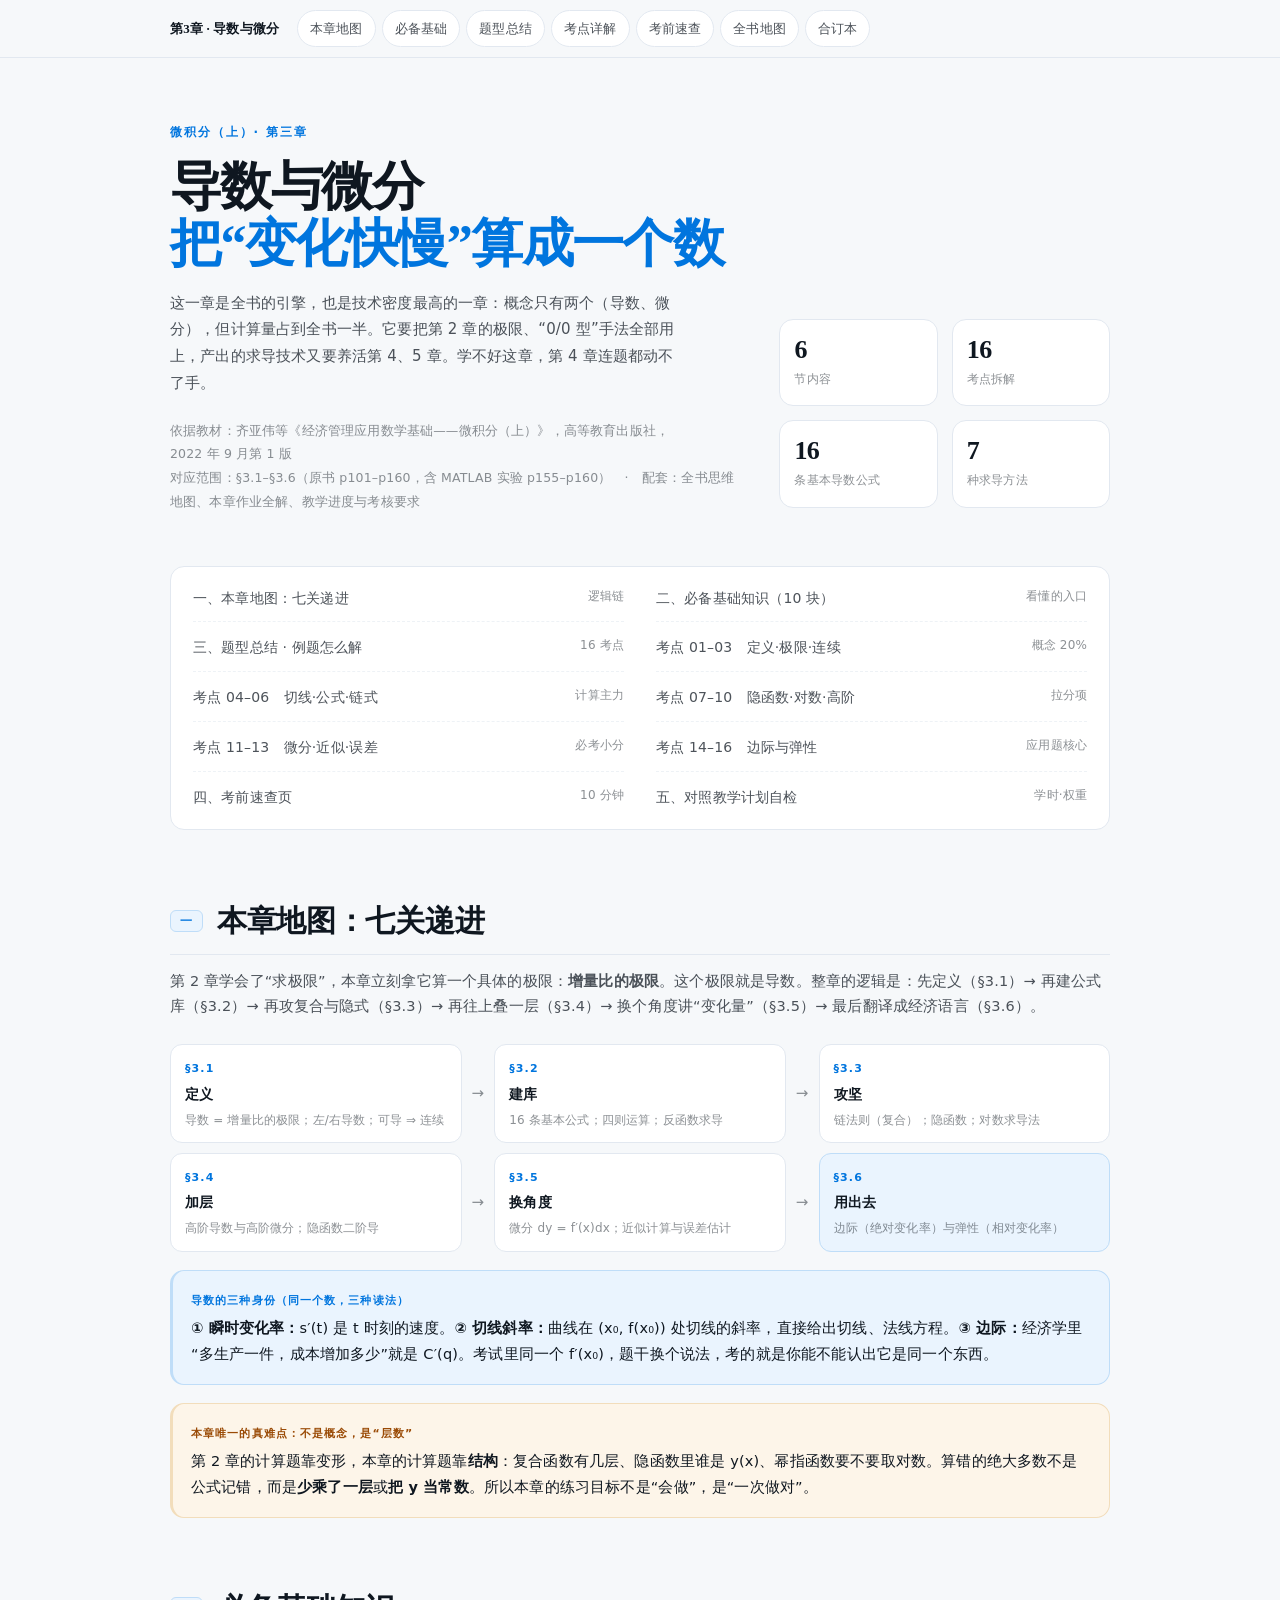
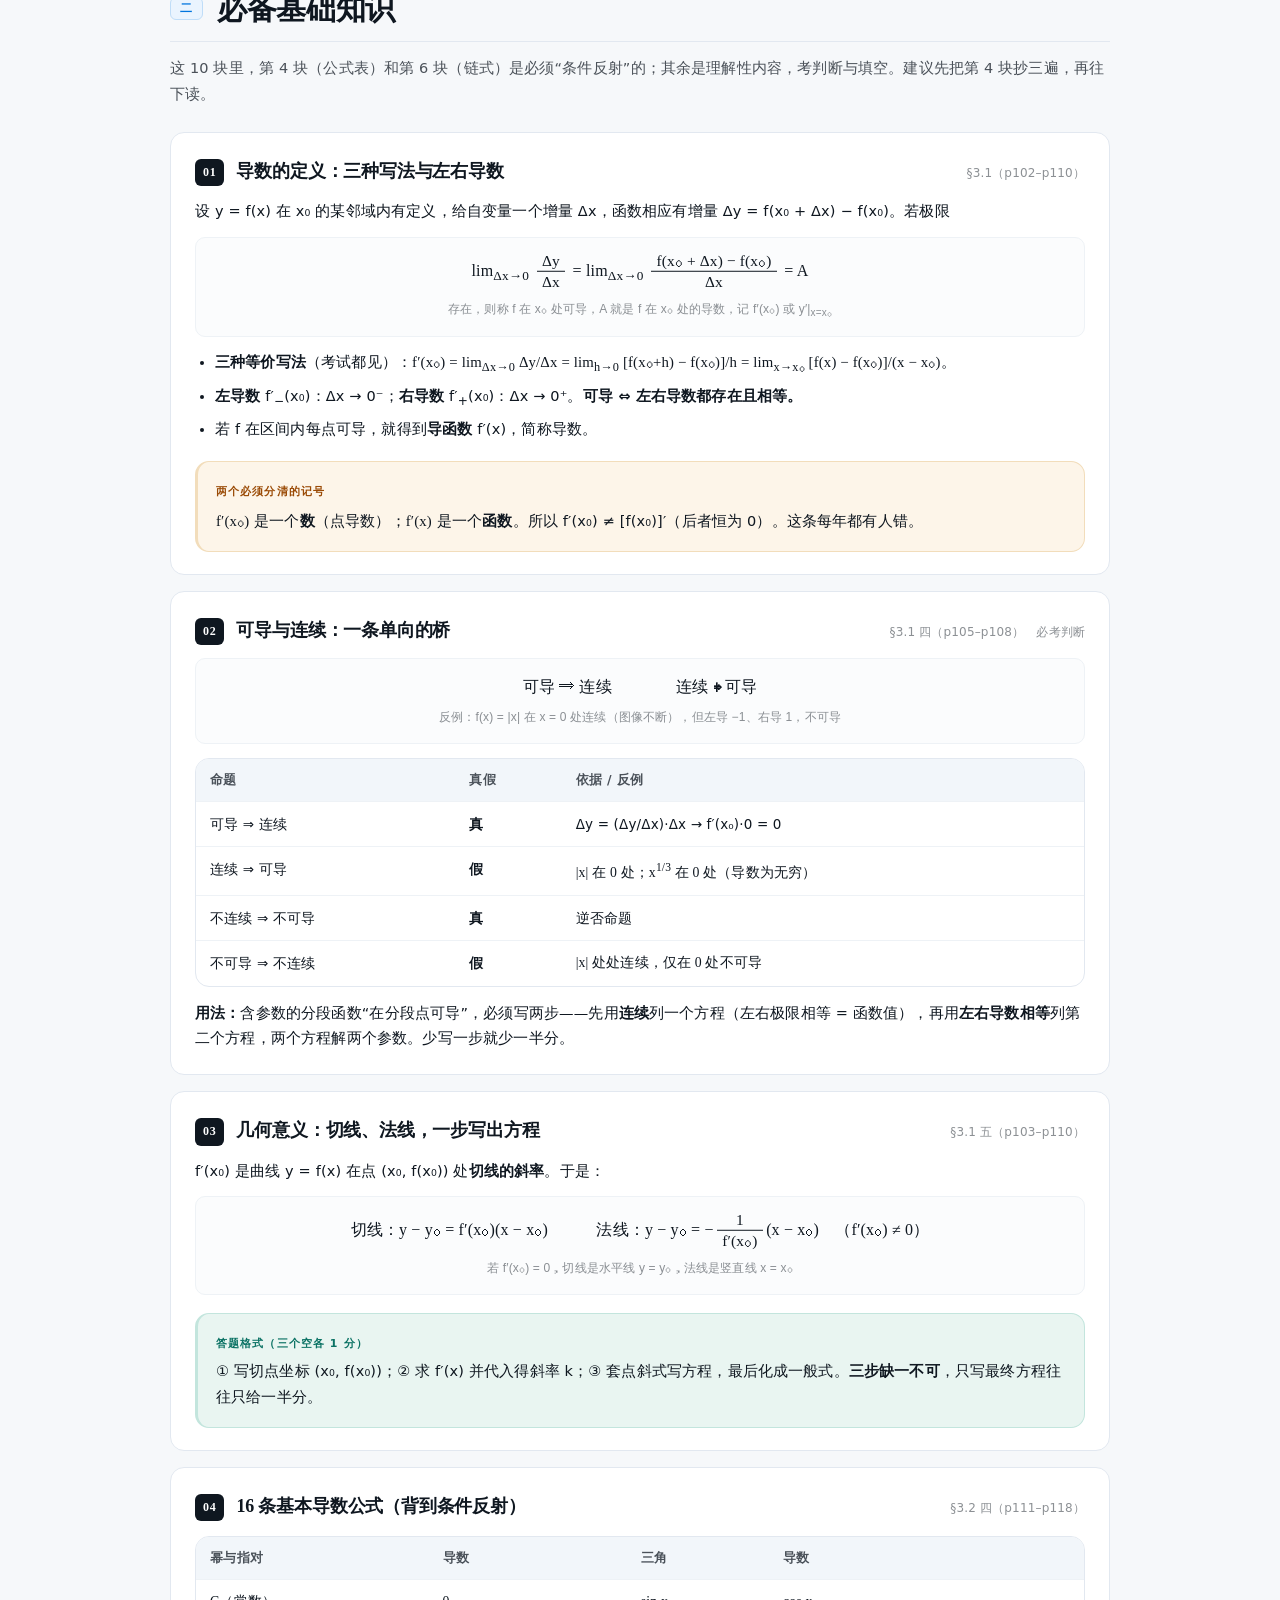
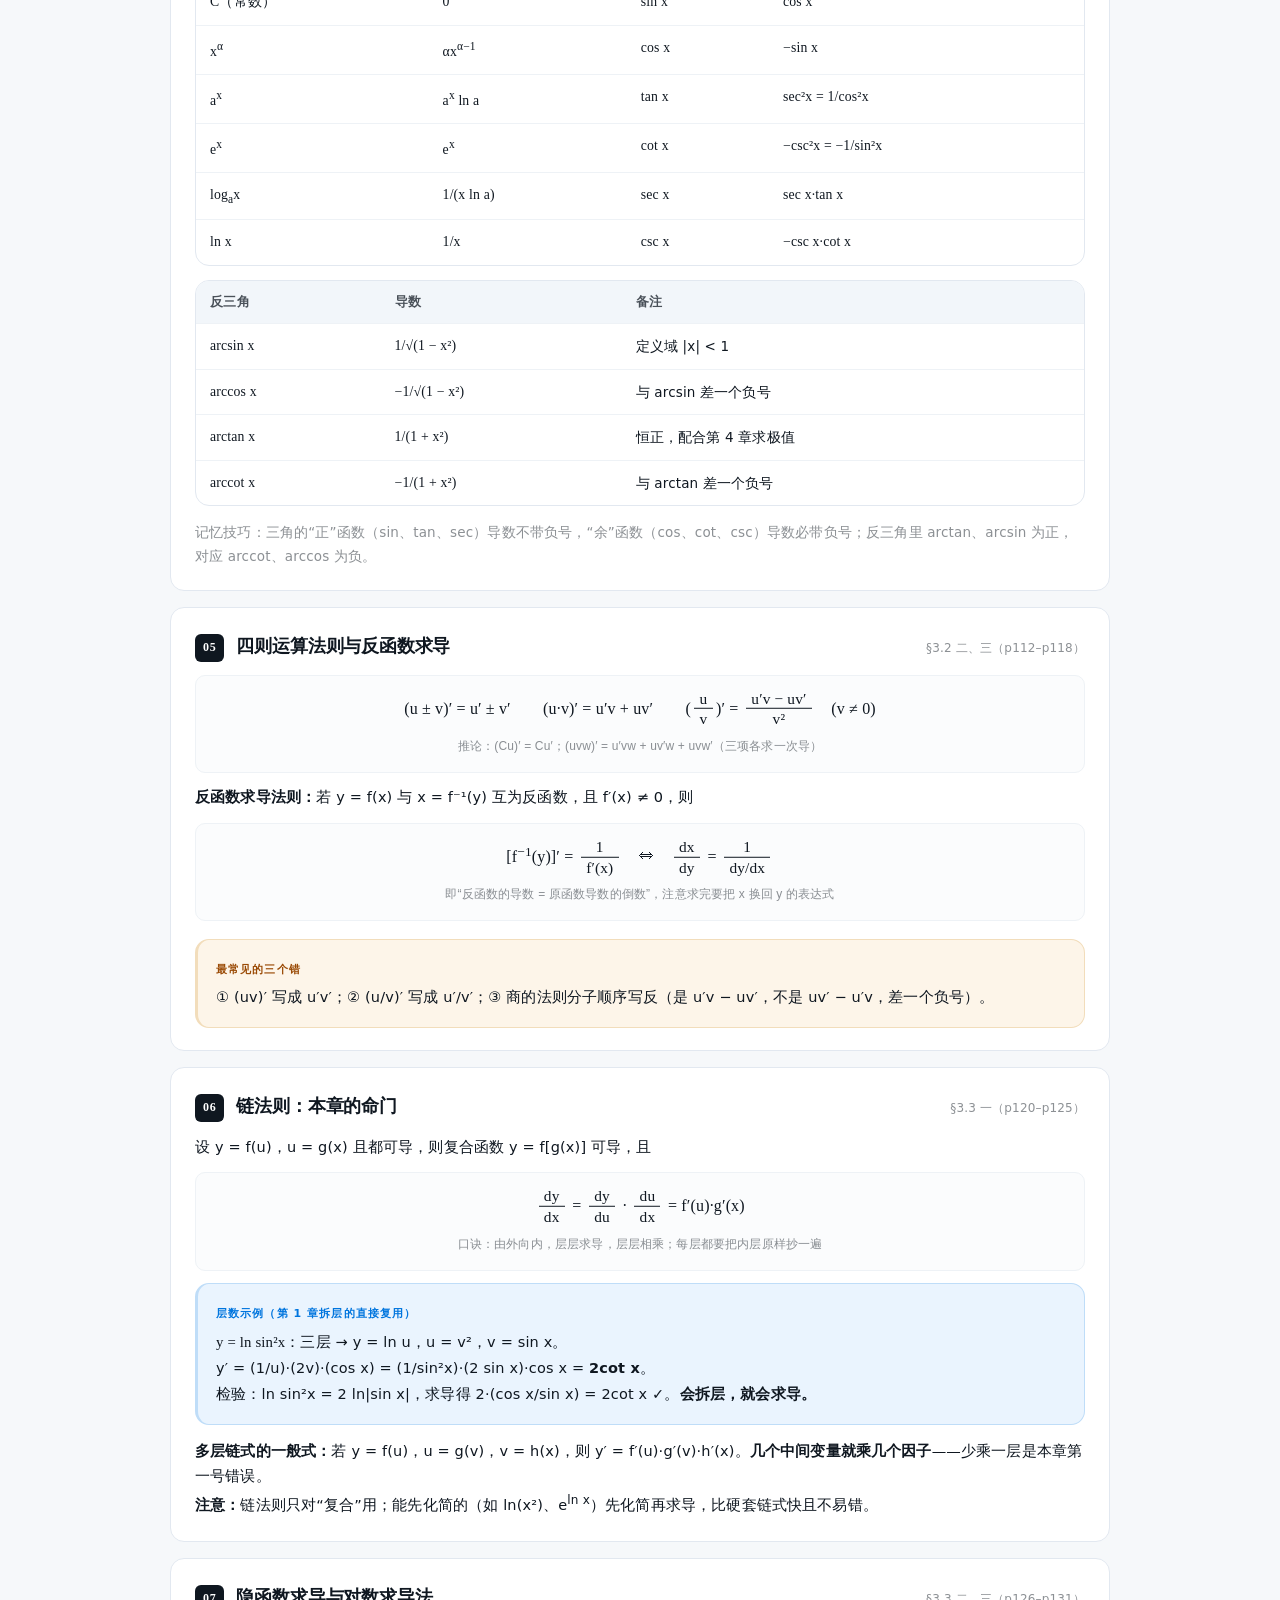
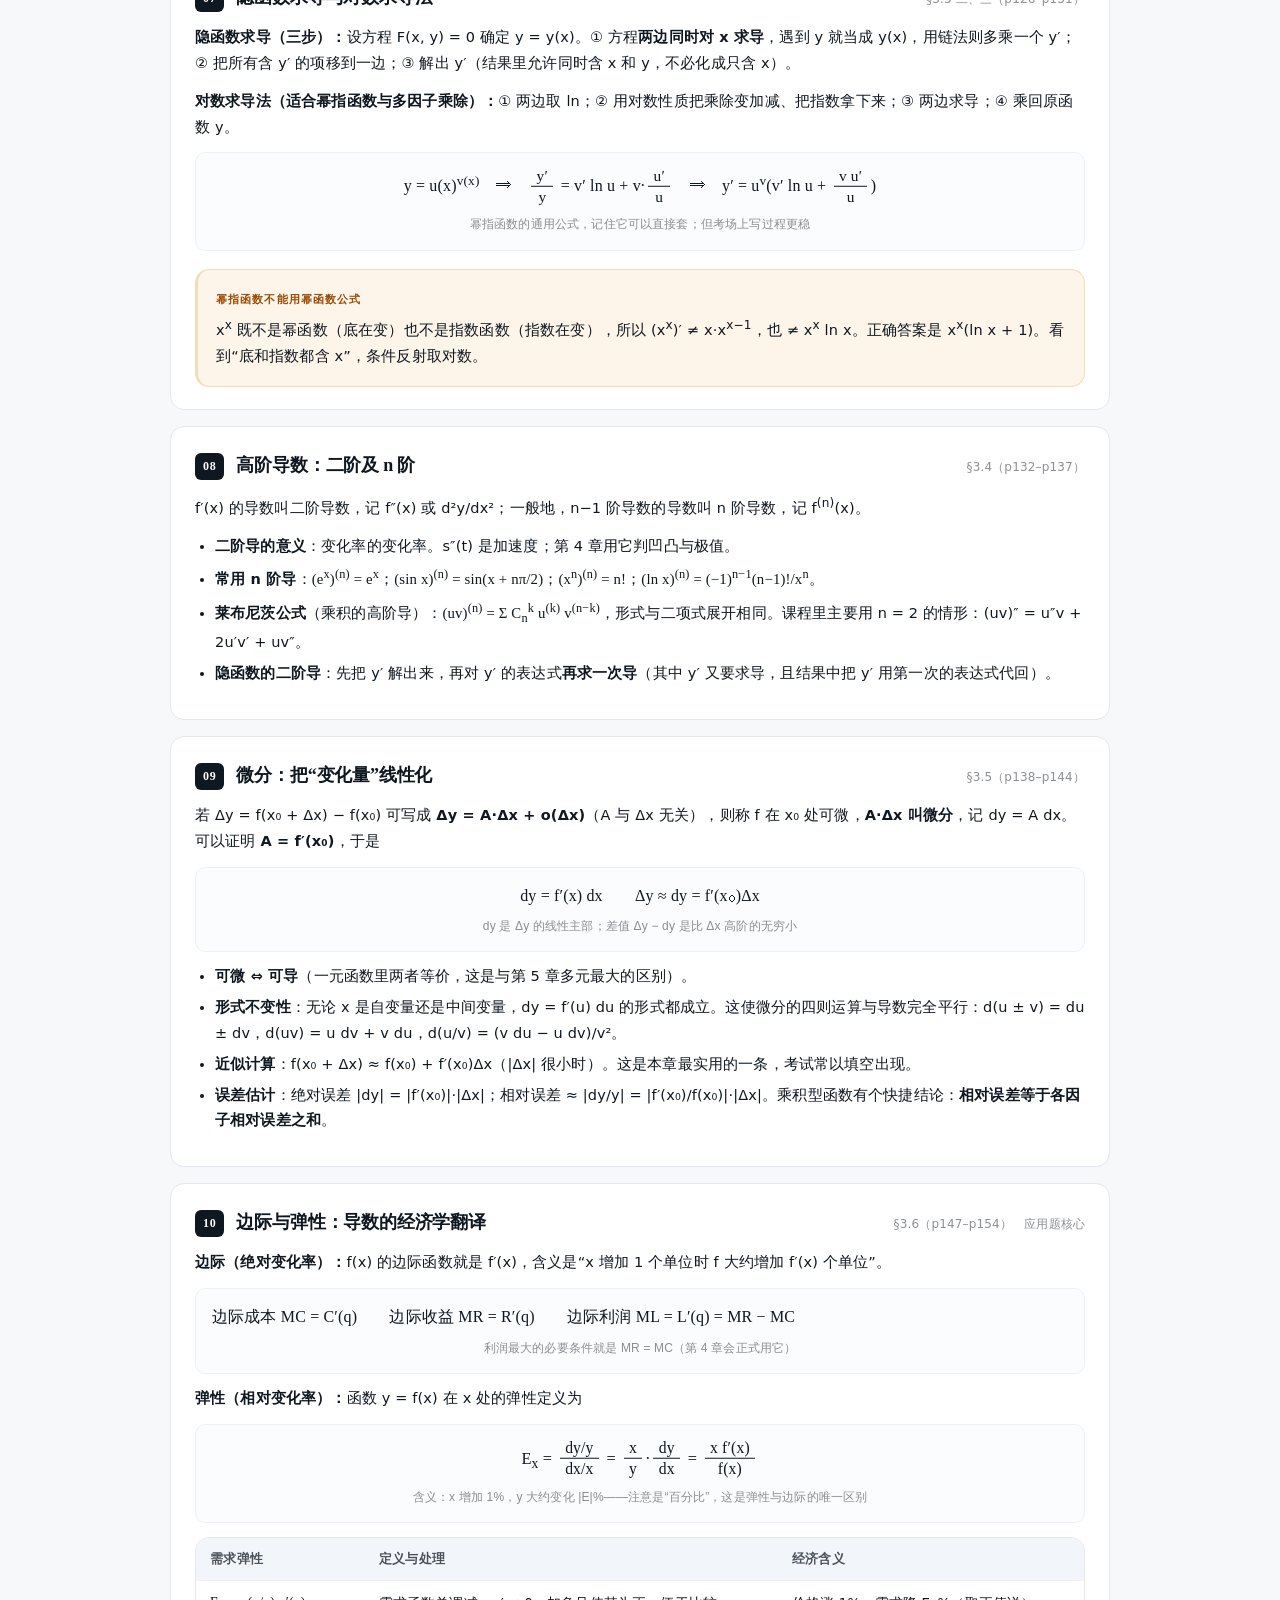
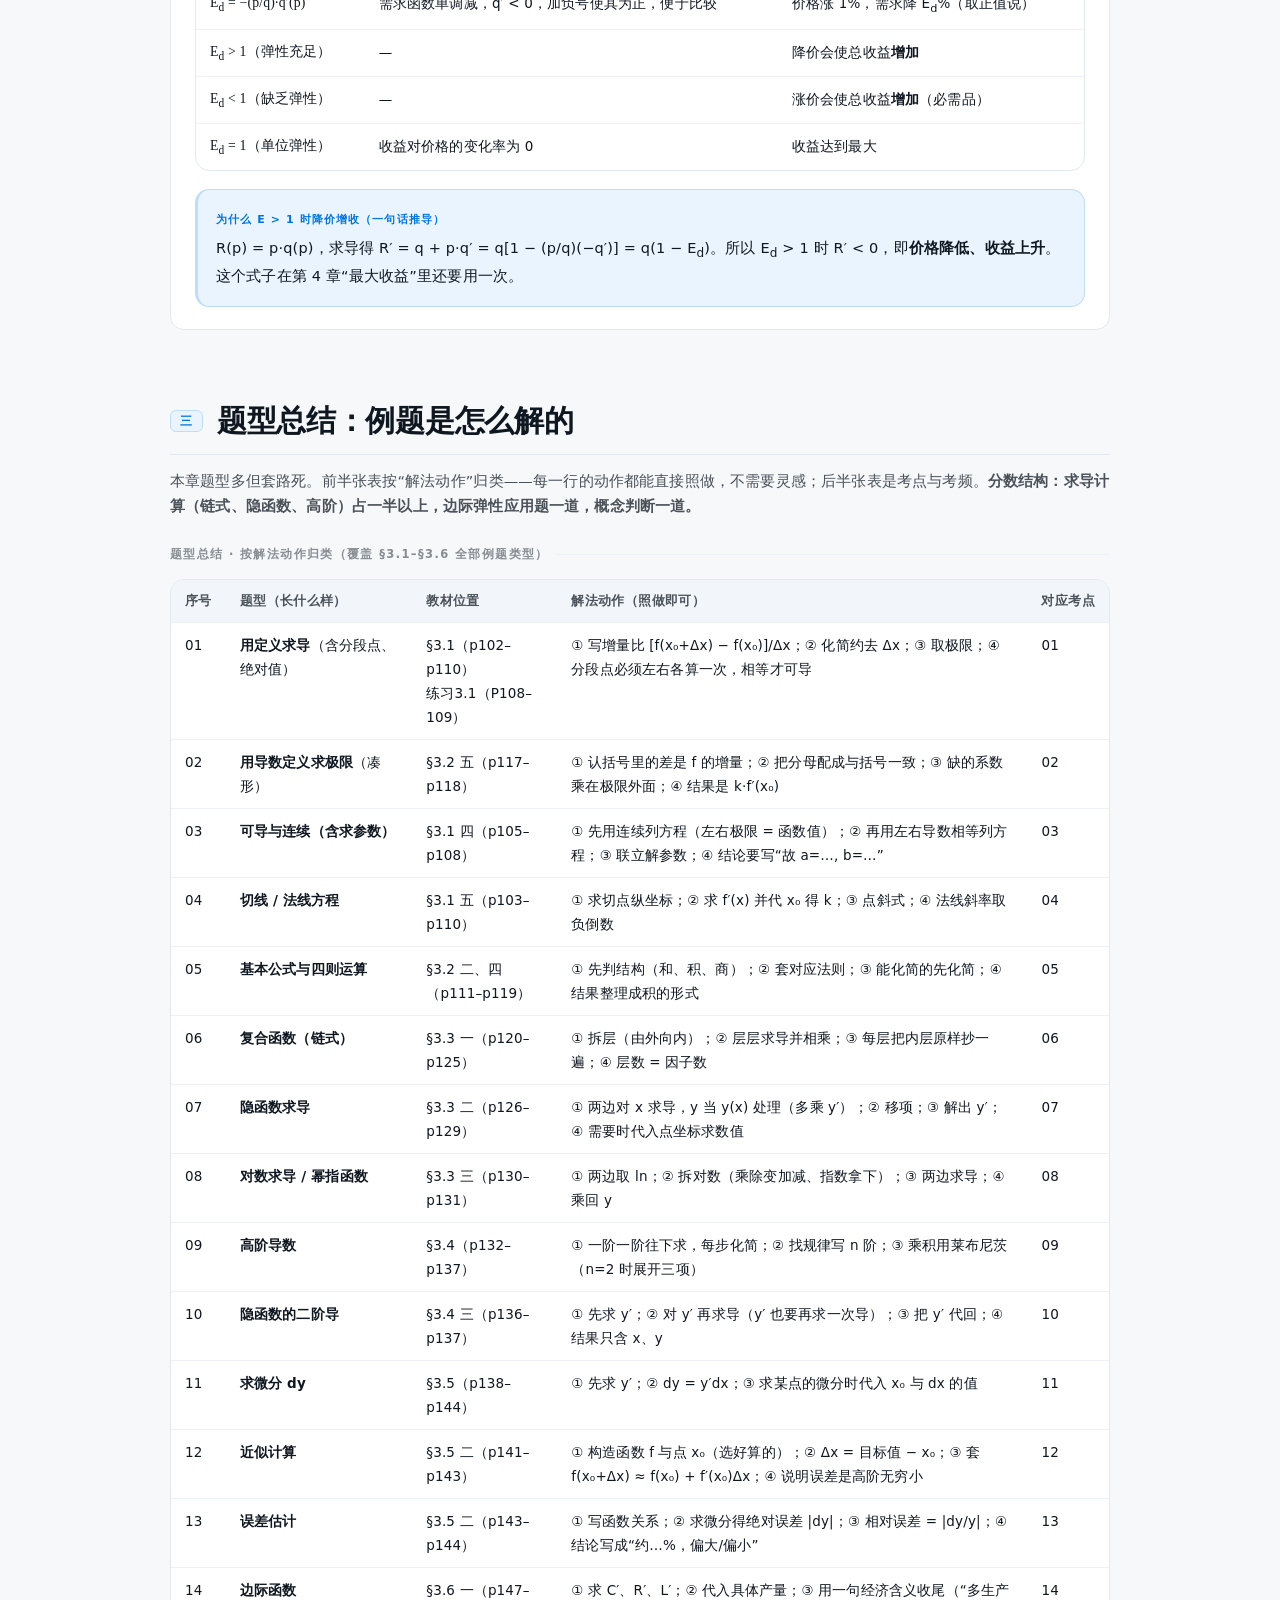
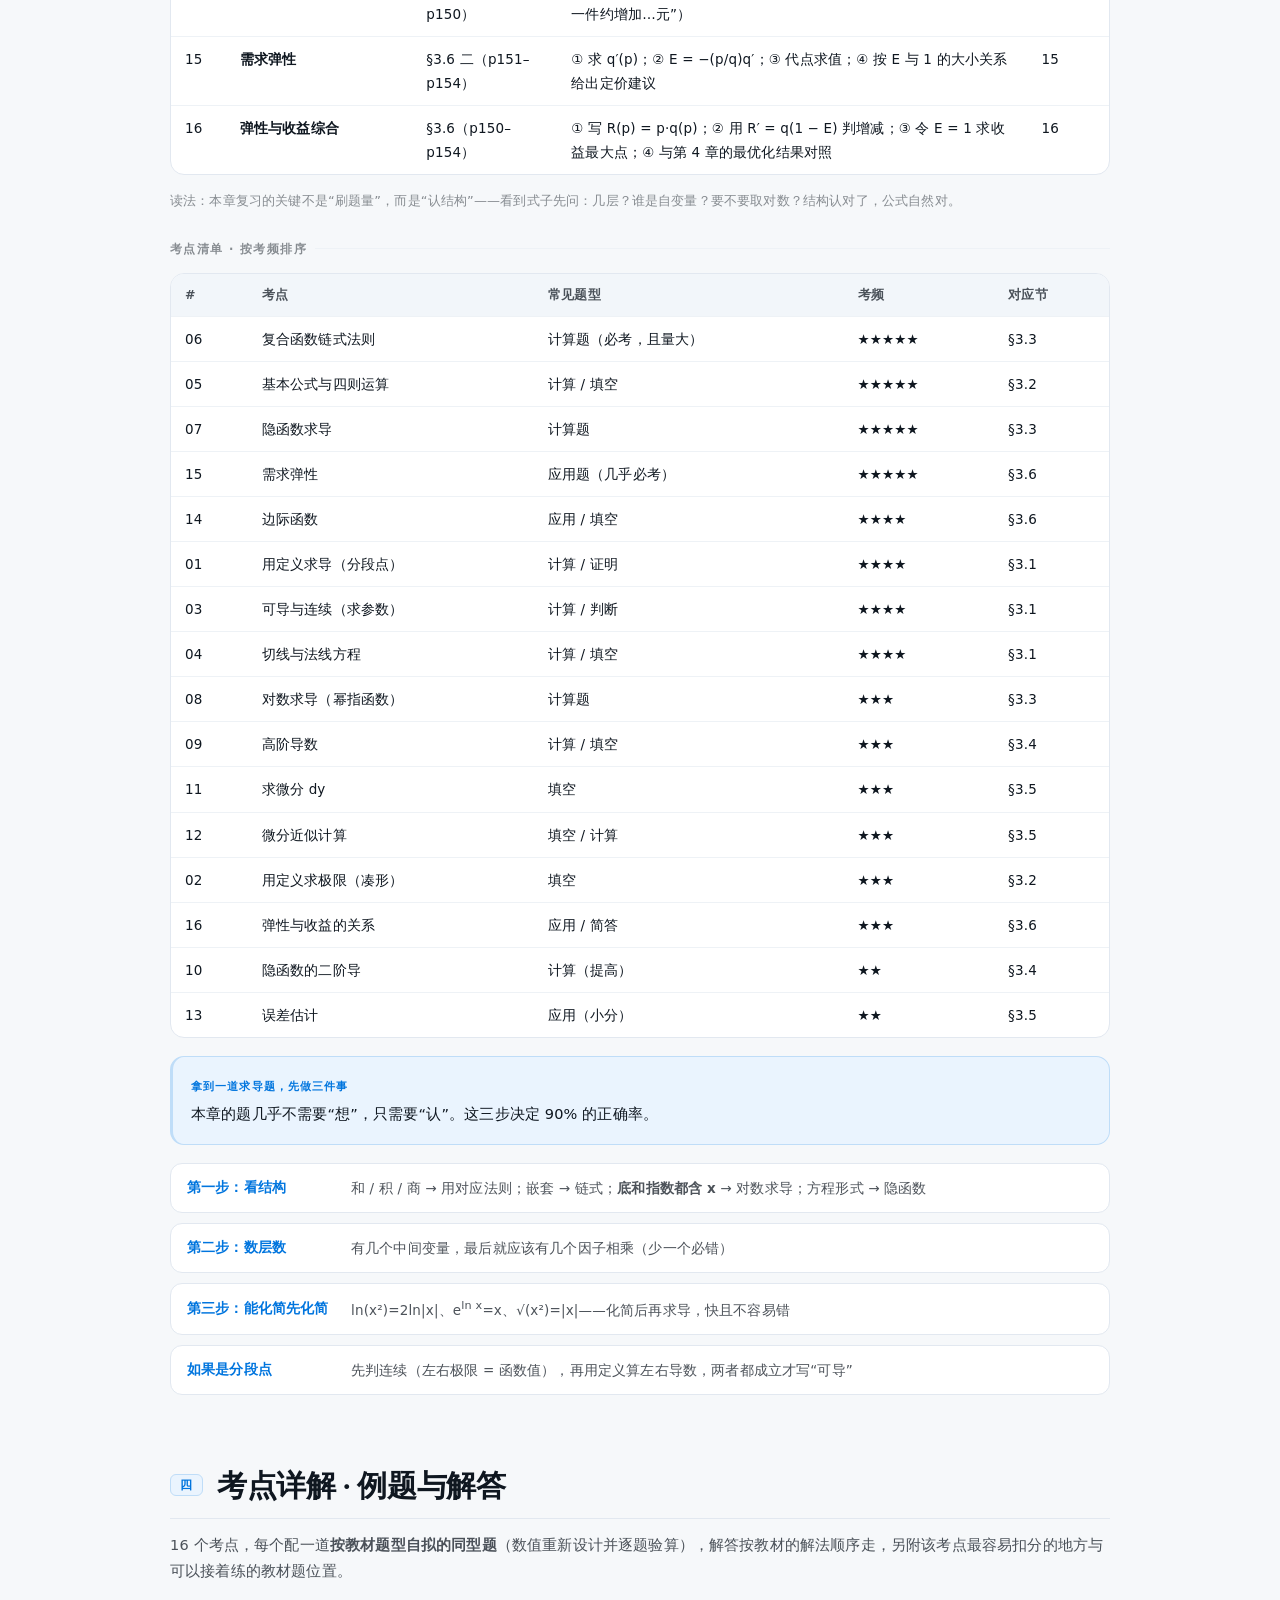
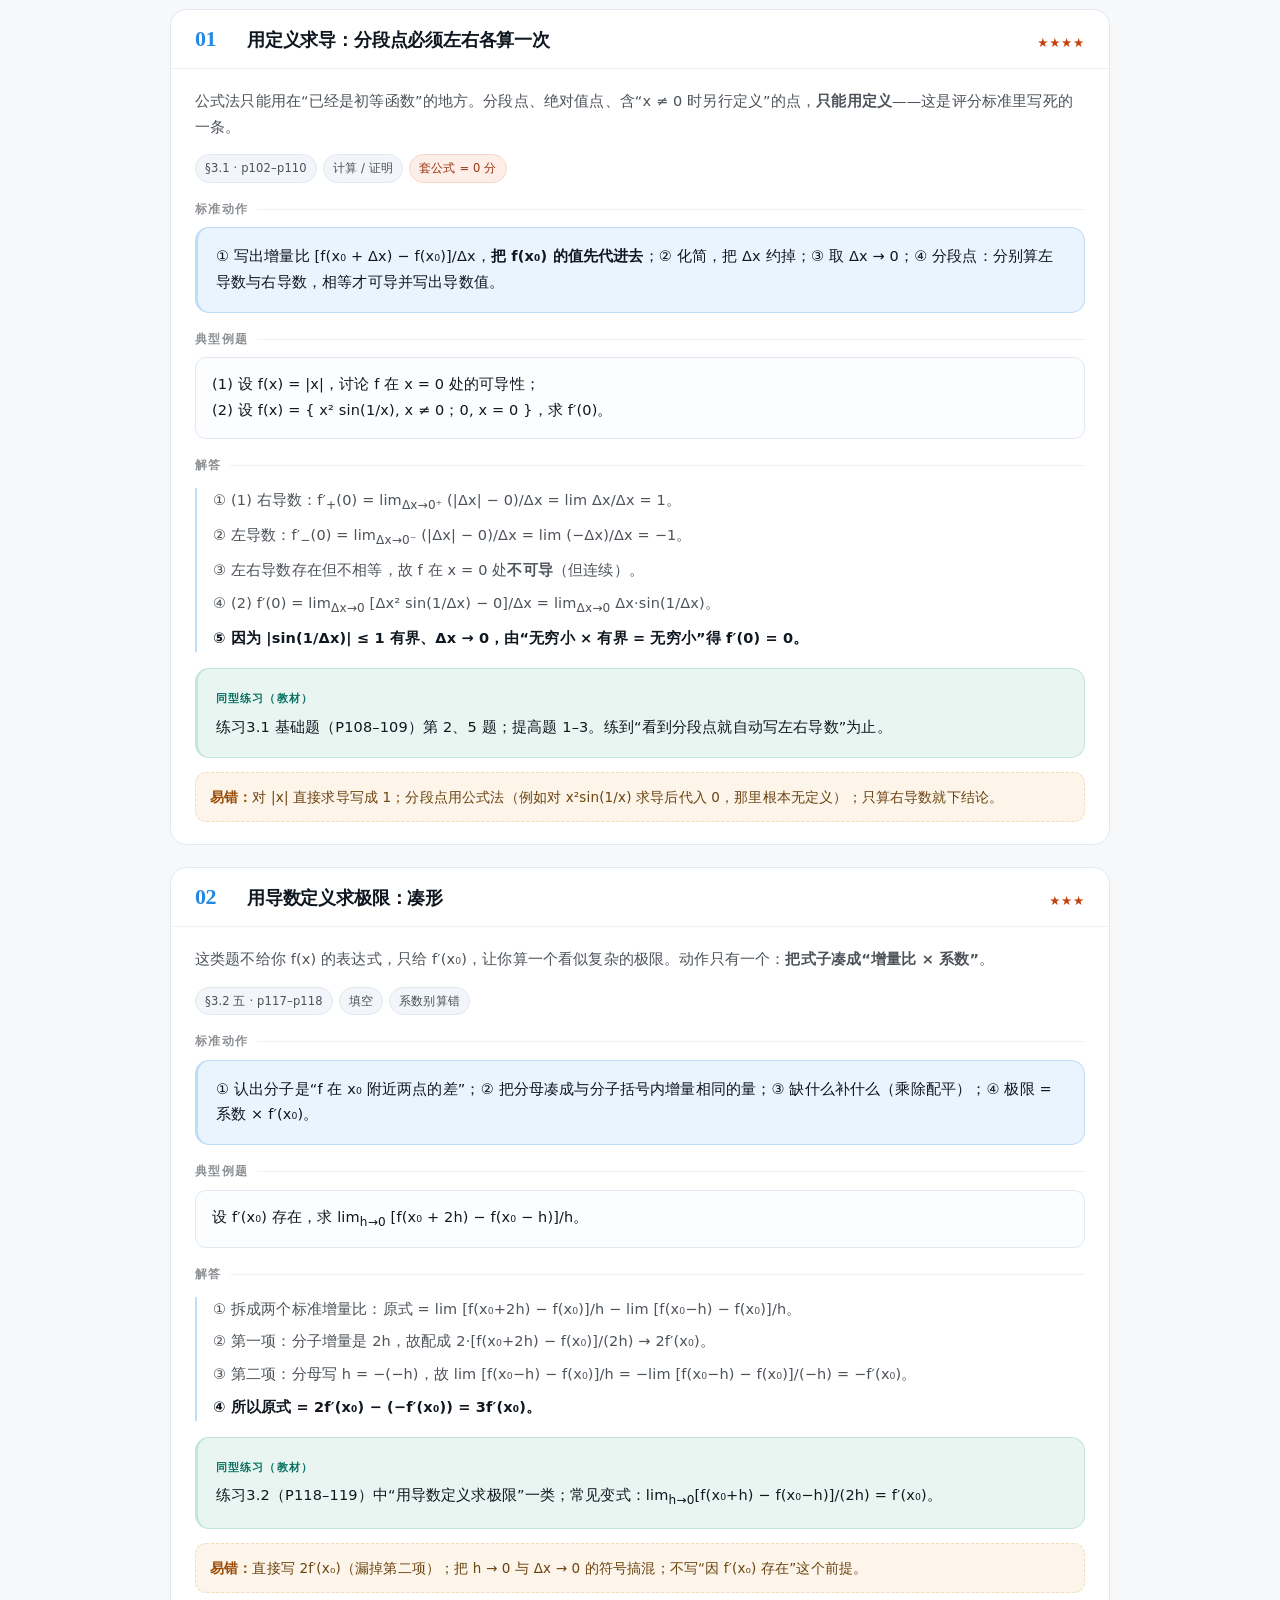
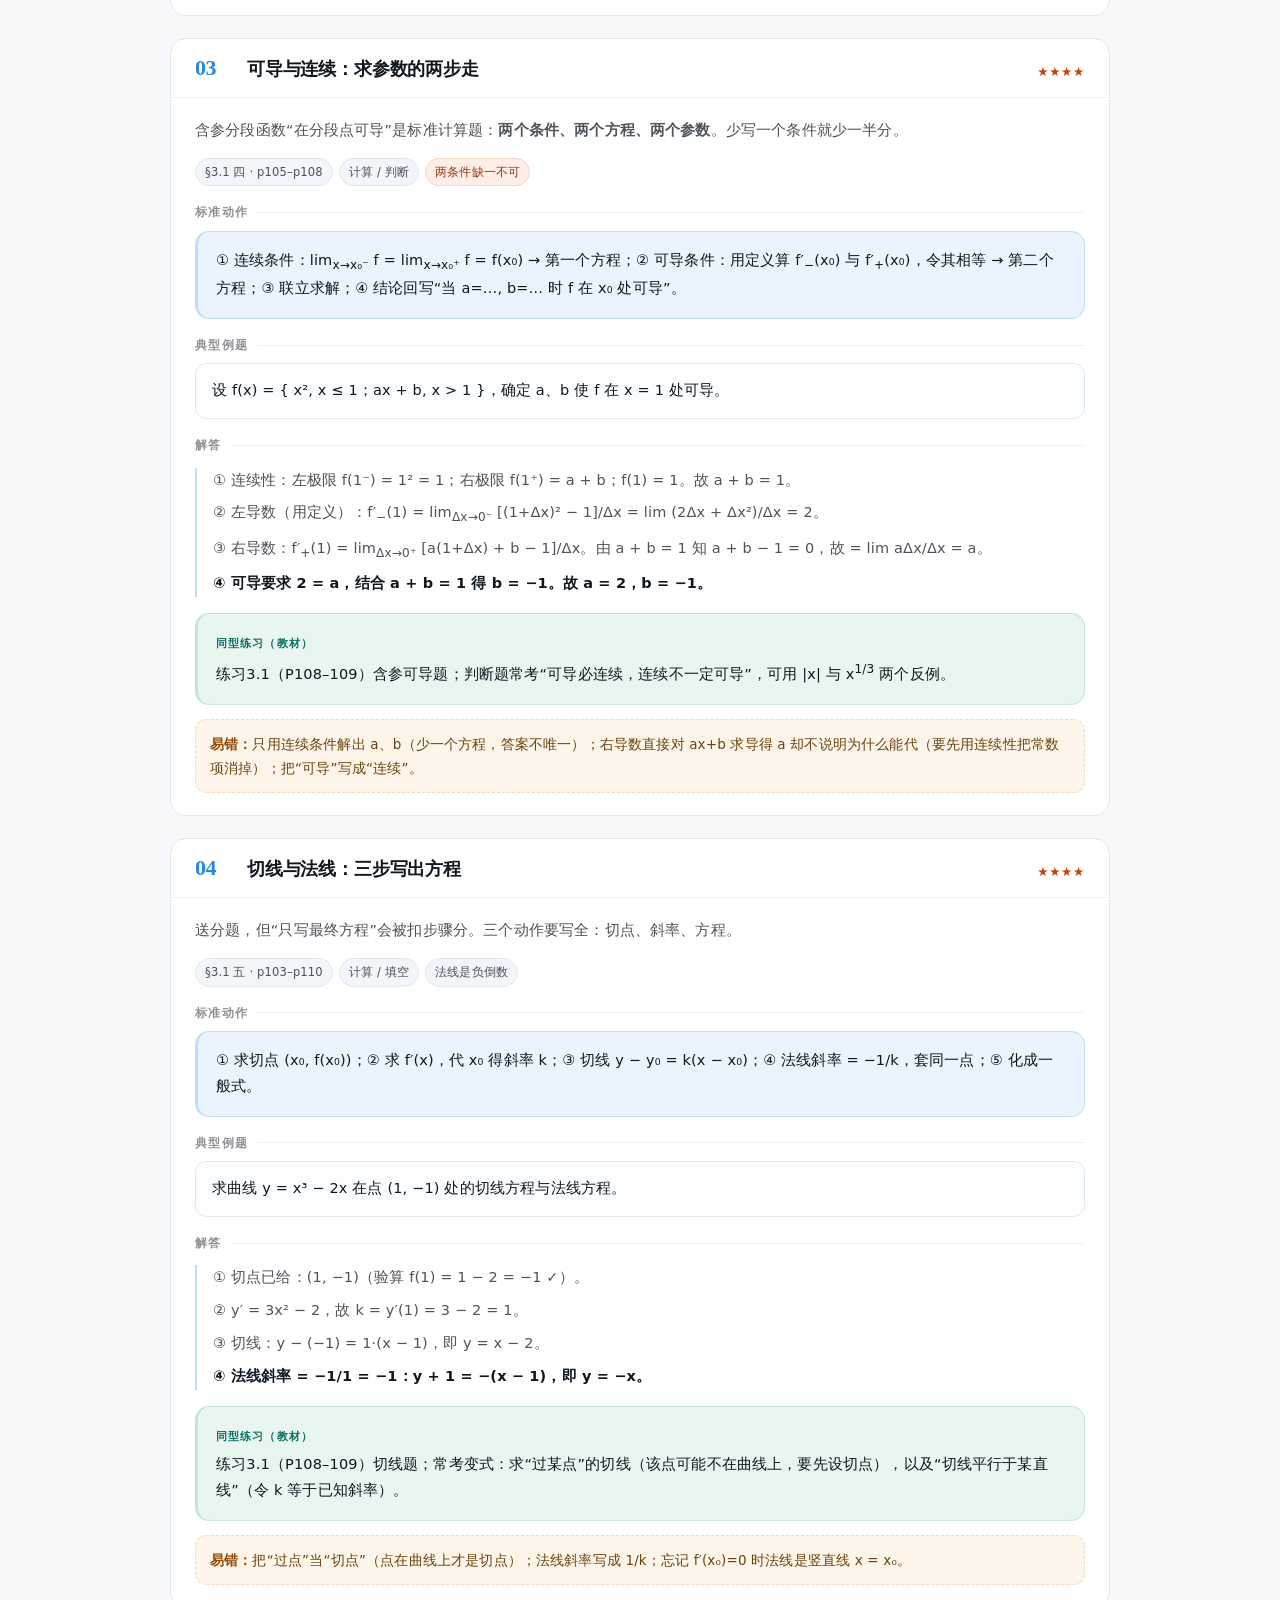
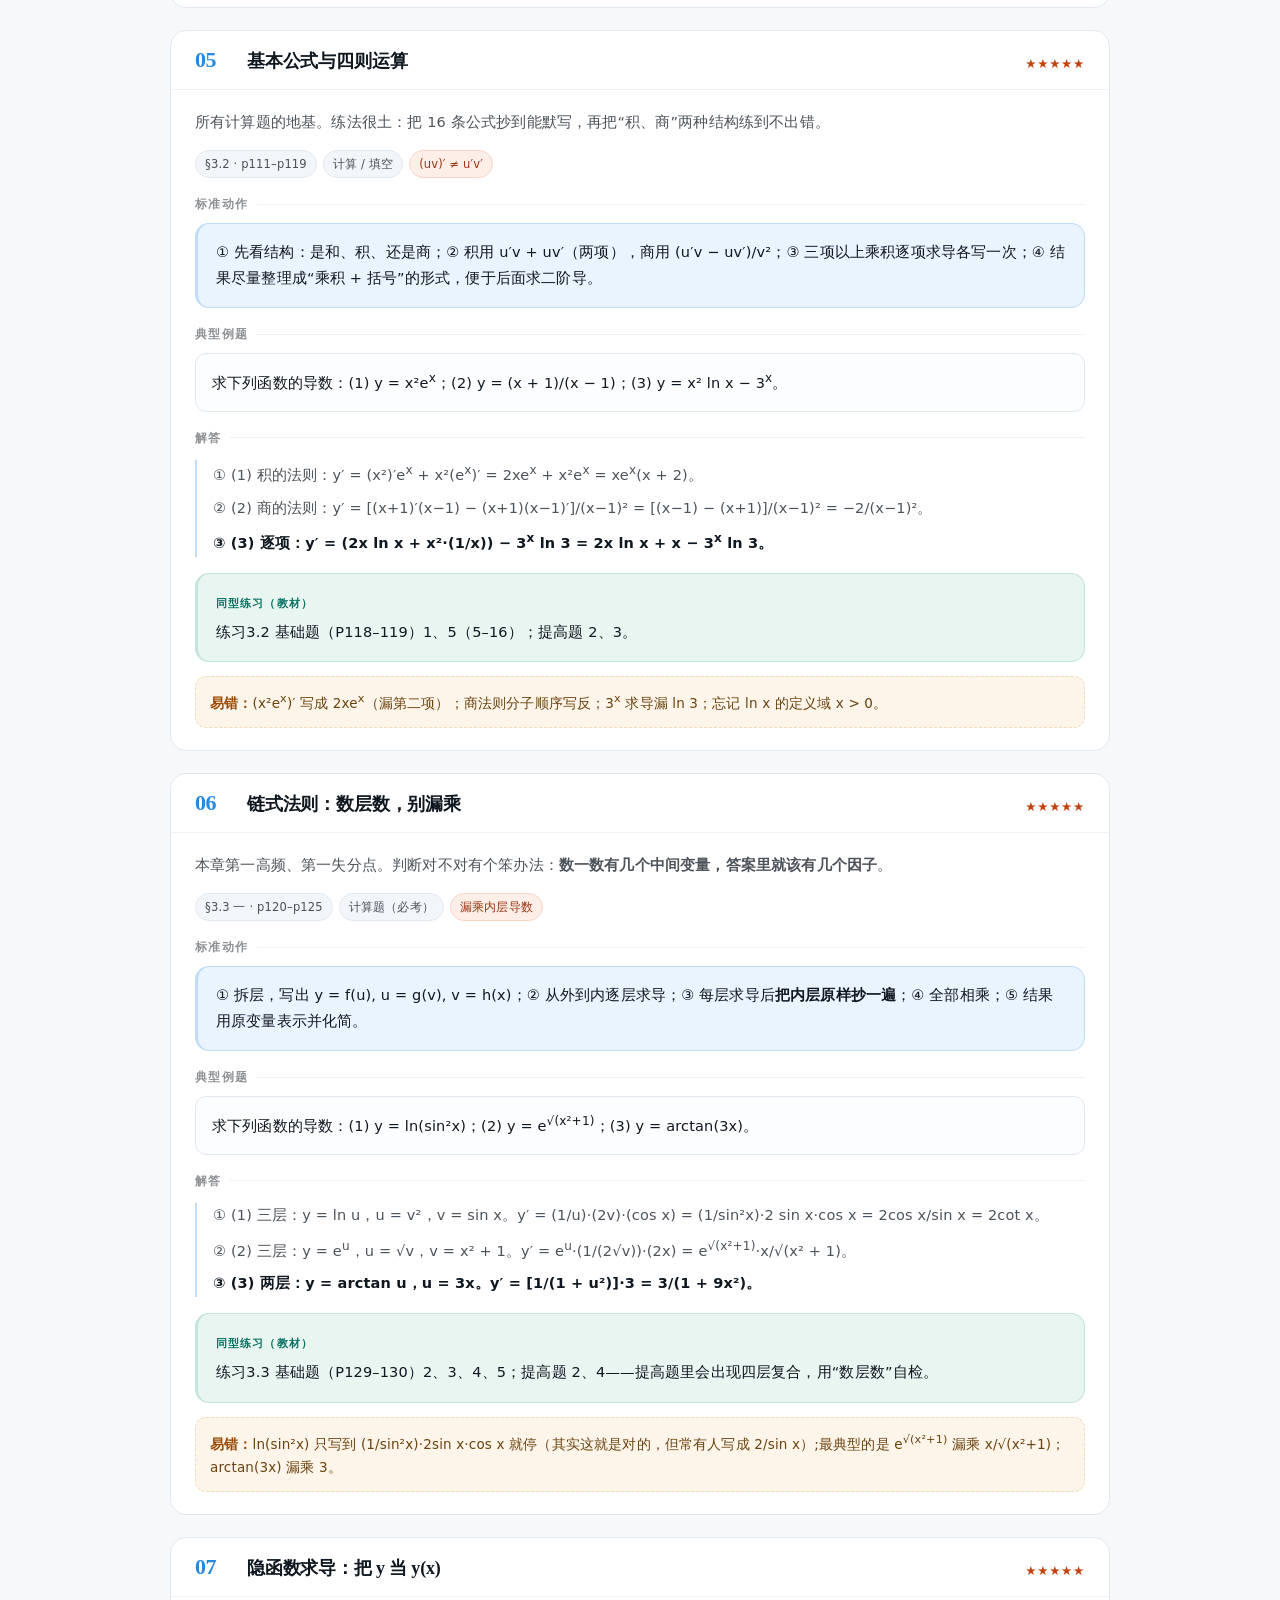
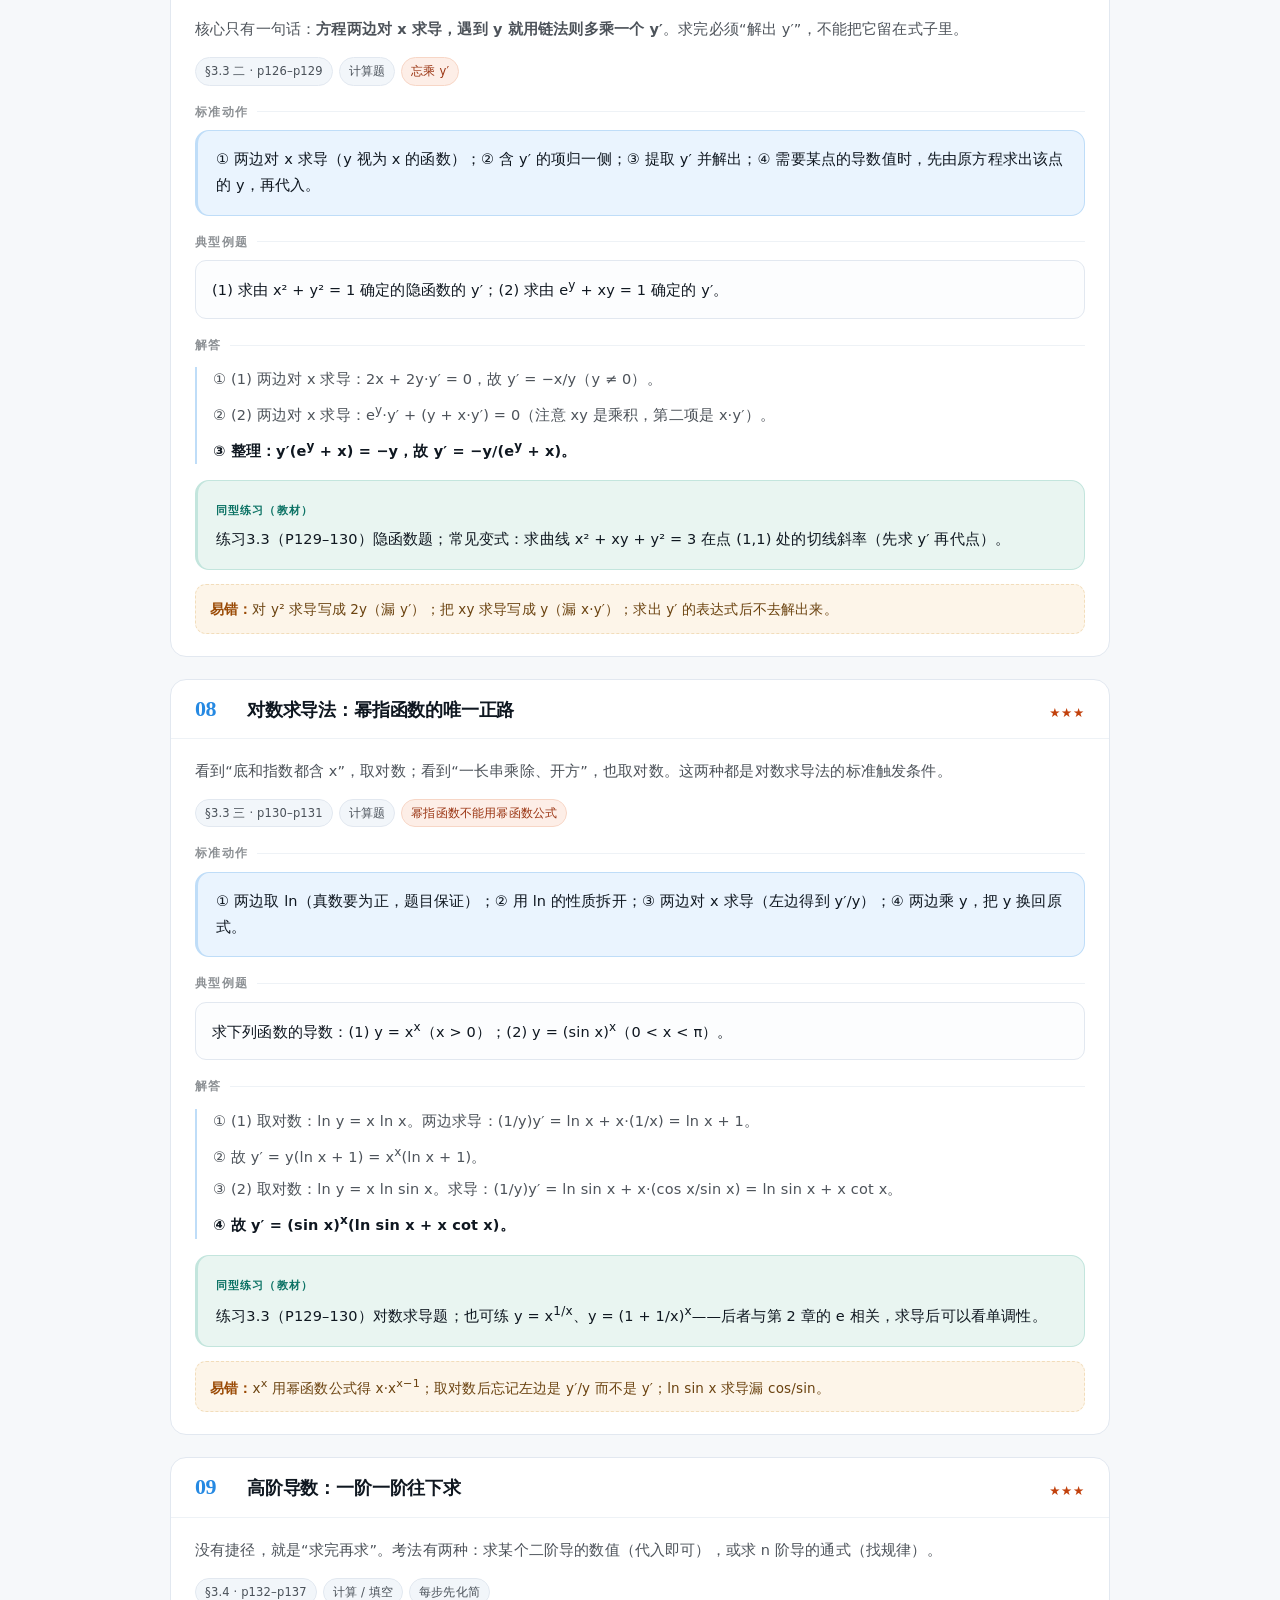
<file: ch3.html>
<!DOCTYPE html>
<html data-sp-mode="scroll" lang="zh-CN">
<head>
<meta charset="UTF-8">
<meta name="viewport" content="width=device-width, initial-scale=1">
<meta name="description" content="《经济管理应用数学基础——微积分（上）》第 1–5 章重点知识详解：必备基础、题型总结、考点拆解与考前速查，按教学进度计划表的考核范围组织。">
<title>第3章 导数与微分 · 重点知识详解</title>
<link rel="stylesheet" href="assets/css/base.css">
</head>
<body>
<nav class="topbar">
  <div class="topbar-in">
    <a class="brand" href="#top">第3章 · 导数与微分</a>
    <a href="#map">本章地图</a>
    <a href="#base">必备基础</a>
    <a href="#list">题型总结</a>
    <a href="#points">考点详解</a>
    <a href="#cheat">考前速查</a>
    <a href="overview.html">全书地图</a>
  <a href="index.html">合订本</a>
  </div>
</nav>

<div class="wrap" id="top">

  <!-- ================= HERO ================= -->
  <header class="hero">
    <div>
      <div class="kicker">微积分（上）· 第三章</div>
      <h1>导数与微分<br><em>把“变化快慢”算成一个数</em></h1>
      <p class="hero-sub">这一章是全书的引擎，也是技术密度最高的一章：概念只有两个（导数、微分），但计算量占到全书一半。它要把第 2 章的极限、“0/0 型”手法全部用上，产出的求导技术又要养活第 4、5 章。学不好这章，第 4 章连题都动不了手。</p>
      <div class="hero-meta">
        依据教材：齐亚伟等《经济管理应用数学基础——微积分（上）》，高等教育出版社，2022&nbsp;年&nbsp;9&nbsp;月第&nbsp;1&nbsp;版<br>
        对应范围：§3.1–§3.6（原书 p101–p160，含 MATLAB 实验 p155–p160）　·　配套：全书思维地图、本章作业全解、教学进度与考核要求
      </div>
    </div>
    <div class="statbox">
      <div class="stat"><div class="n">6</div><div class="l">节内容</div></div>
      <div class="stat"><div class="n">16</div><div class="l">考点拆解</div></div>
      <div class="stat"><div class="n">16</div><div class="l">条基本导数公式</div></div>
      <div class="stat"><div class="n">7</div><div class="l">种求导方法</div></div>
    </div>
  </header>

  <!-- ================= 目录 ================= -->
  <section id="toc" style="margin-top:44px">
    <div class="toc">
      <a href="#map">一、本章地图：七关递进<span>逻辑链</span></a>
      <a href="#base">二、必备基础知识（10&nbsp;块）<span>看懂的入口</span></a>
      <a href="#list">三、题型总结 · 例题怎么解<span>16&nbsp;考点</span></a>
      <a href="#p1">考点&nbsp;01–03　定义·极限·连续<span>概念 20%</span></a>
      <a href="#p4">考点&nbsp;04–06　切线·公式·链式<span>计算主力</span></a>
      <a href="#p7">考点&nbsp;07–10　隐函数·对数·高阶<span>拉分项</span></a>
      <a href="#p11">考点&nbsp;11–13　微分·近似·误差<span>必考小分</span></a>
      <a href="#p14">考点&nbsp;14–16　边际与弹性<span>应用题核心</span></a>
      <a href="#cheat">四、考前速查页<span>10&nbsp;分钟</span></a>
      <a href="#plan">五、对照教学计划自检<span>学时·权重</span></a>
    </div>
  </section>

  <!-- ================= 本章地图 ================= -->
  <section id="map">
    <div class="sec-head"><div class="idx">一</div><h2>本章地图：七关递进</h2></div>
    <p class="sec-intro">第 2 章学会了“求极限”，本章立刻拿它算一个具体的极限：<b>增量比的极限</b>。这个极限就是导数。整章的逻辑是：先定义（§3.1）→ 再建公式库（§3.2）→ 再攻复合与隐式（§3.3）→ 再往上叠一层（§3.4）→ 换个角度讲“变化量”（§3.5）→ 最后翻译成经济语言（§3.6）。</p>

    <div class="chain">
      <div class="node"><div class="s">§3.1</div><div class="t">定义</div><div class="d">导数 = 增量比的极限；左/右导数；可导 ⇒ 连续</div></div>
      <div class="arrow">→</div>
      <div class="node"><div class="s">§3.2</div><div class="t">建库</div><div class="d">16 条基本公式；四则运算；反函数求导</div></div>
      <div class="arrow">→</div>
      <div class="node"><div class="s">§3.3</div><div class="t">攻坚</div><div class="d">链法则（复合）；隐函数；对数求导法</div></div>
    </div>
    <div class="chain" style="margin-top:10px">
      <div class="node"><div class="s">§3.4</div><div class="t">加层</div><div class="d">高阶导数与高阶微分；隐函数二阶导</div></div>
      <div class="arrow">→</div>
      <div class="node"><div class="s">§3.5</div><div class="t">换角度</div><div class="d">微分 dy = f′(x)dx；近似计算与误差估计</div></div>
      <div class="arrow">→</div>
      <div class="node" style="background:var(--accent-soft); border-color:var(--accent-line)"><div class="s">§3.6</div><div class="t">用出去</div><div class="d">边际（绝对变化率）与弹性（相对变化率）</div></div>
    </div>

    <div class="callout plain">
      <div class="tag">导数的三种身份（同一个数，三种读法）</div>
      <p><b>① 瞬时变化率：</b>s′(t) 是 t 时刻的速度。<b>② 切线斜率：</b>曲线在 (x₀, f(x₀)) 处切线的斜率，直接给出切线、法线方程。<b>③ 边际：</b>经济学里“多生产一件，成本增加多少”就是 C′(q)。考试里同一个 f′(x₀)，题干换个说法，考的就是你能不能认出它是同一个东西。</p>
    </div>
    <div class="callout warn">
      <div class="tag">本章唯一的真难点：不是概念，是“层数”</div>
      <p>第 2 章的计算题靠变形，本章的计算题靠<b>结构</b>：复合函数有几层、隐函数里谁是 y(x)、幂指函数要不要取对数。算错的绝大多数不是公式记错，而是<b>少乘了一层</b>或<b>把 y 当常数</b>。所以本章的练习目标不是“会做”，是“一次做对”。</p>
    </div>
  </section>

  <!-- ================= 必备基础知识 ================= -->
  <section id="base">
    <div class="sec-head"><div class="idx">二</div><h2>必备基础知识</h2></div>
    <p class="sec-intro">这 10 块里，第 4 块（公式表）和第 6 块（链式）是必须“条件反射”的；其余是理解性内容，考判断与填空。建议先把第 4 块抄三遍，再往下读。</p>

    <!-- KB1 -->
    <div class="kb">
      <div class="kb-h"><span class="no">01</span><h3>导数的定义：三种写法与左右导数</h3><span class="p">§3.1（p102–p110）</span></div>
      <p>设 y = f(x) 在 x₀ 的某邻域内有定义，给自变量一个增量 Δx，函数相应有增量 Δy = f(x₀ + Δx) − f(x₀)。若极限</p>
      <div class="eq">
        lim<sub>Δx→0</sub> <span class="frac"><span class="fn">Δy</span><span class="fd">Δx</span></span> = lim<sub>Δx→0</sub> <span class="frac"><span class="fn">f(x₀ + Δx) − f(x₀)</span><span class="fd">Δx</span></span> = A
        <span class="note">存在，则称 f 在 x₀ 处可导，A 就是 f 在 x₀ 处的导数，记 f′(x₀) 或 y′|<sub>x=x₀</sub></span>
      </div>
      <ul>
        <li><b>三种等价写法</b>（考试都见）：<span class="m">f′(x₀) = lim<sub>Δx→0</sub> Δy/Δx = lim<sub>h→0</sub> [f(x₀+h) − f(x₀)]/h = lim<sub>x→x₀</sub> [f(x) − f(x₀)]/(x − x₀)</span>。</li>
        <li><b>左导数</b> f′<sub>−</sub>(x₀)：Δx → 0⁻；<b>右导数</b> f′<sub>+</sub>(x₀)：Δx → 0⁺。<b>可导 ⇔ 左右导数都存在且相等。</b></li>
        <li>若 f 在区间内每点可导，就得到<b>导函数</b> f′(x)，简称导数。</li>
      </ul>
      <div class="callout warn" style="margin-bottom:0">
        <div class="tag">两个必须分清的记号</div>
        <p><span class="m">f′(x₀)</span> 是一个<b>数</b>（点导数）；<span class="m">f′(x)</span> 是一个<b>函数</b>。所以 f′(x₀) ≠ [f(x₀)]′（后者恒为 0）。这条每年都有人错。</p>
      </div>
    </div>

    <!-- KB2 -->
    <div class="kb">
      <div class="kb-h"><span class="no">02</span><h3>可导与连续：一条单向的桥</h3><span class="p">§3.1 四（p105–p108）　必考判断</span></div>
      <div class="eq">
        可导 ⟹ 连续　　　　连续 <b>⇏</b> 可导
        <span class="note">反例：f(x) = |x| 在 x = 0 处连续（图像不断），但左导 −1、右导 1，不可导</span>
      </div>
      <div class="tbl-wrap">
        <table>
          <thead><tr><th>命题</th><th>真假</th><th>依据 / 反例</th></tr></thead>
          <tbody>
            <tr><td>可导 ⇒ 连续</td><td><b>真</b></td><td>Δy = (Δy/Δx)·Δx → f′(x₀)·0 = 0</td></tr>
            <tr><td>连续 ⇒ 可导</td><td><b>假</b></td><td class="m">|x| 在 0 处；x<sup>1/3</sup> 在 0 处（导数为无穷）</td></tr>
            <tr><td>不连续 ⇒ 不可导</td><td><b>真</b></td><td>逆否命题</td></tr>
            <tr><td>不可导 ⇒ 不连续</td><td><b>假</b></td><td class="m">|x| 处处连续，仅在 0 处不可导</td></tr>
          </tbody>
        </table>
      </div>
      <p style="margin-bottom:0"><b>用法：</b>含参数的分段函数“在分段点可导”，必须写两步——先用<b>连续</b>列一个方程（左右极限相等 = 函数值），再用<b>左右导数相等</b>列第二个方程，两个方程解两个参数。少写一步就少一半分。</p>
    </div>

    <!-- KB3 -->
    <div class="kb">
      <div class="kb-h"><span class="no">03</span><h3>几何意义：切线、法线，一步写出方程</h3><span class="p">§3.1 五（p103–p110）</span></div>
      <p>f′(x₀) 是曲线 y = f(x) 在点 (x₀, f(x₀)) 处<b>切线的斜率</b>。于是：</p>
      <div class="eq">
        切线：y − y₀ = f′(x₀)(x − x₀)　　　法线：y − y₀ = −<span class="frac"><span class="fn">1</span><span class="fd">f′(x₀)</span></span>(x − x₀)　（f′(x₀) ≠ 0）
        <span class="note">若 f′(x₀) = 0，切线是水平线 y = y₀，法线是竖直线 x = x₀</span>
      </div>
      <div class="callout ok" style="margin-bottom:0">
        <div class="tag">答题格式（三个空各 1 分）</div>
        <p>① 写切点坐标 (x₀, f(x₀))；② 求 f′(x) 并代入得斜率 k；③ 套点斜式写方程，最后化成一般式。<b>三步缺一不可</b>，只写最终方程往往只给一半分。</p>
      </div>
    </div>

    <!-- KB4 -->
    <div class="kb">
      <div class="kb-h"><span class="no">04</span><h3>16 条基本导数公式（背到条件反射）</h3><span class="p">§3.2 四（p111–p118）</span></div>
      <div class="tbl-wrap">
        <table>
          <thead><tr><th>幂与指对</th><th>导数</th><th>三角</th><th>导数</th></tr></thead>
          <tbody>
            <tr><td class="m">C（常数）</td><td class="m">0</td><td class="m">sin x</td><td class="m">cos x</td></tr>
            <tr><td class="m">x<sup>α</sup></td><td class="m">αx<sup>α−1</sup></td><td class="m">cos x</td><td class="m">−sin x</td></tr>
            <tr><td class="m">a<sup>x</sup></td><td class="m">a<sup>x</sup> ln a</td><td class="m">tan x</td><td class="m">sec²x = 1/cos²x</td></tr>
            <tr><td class="m">e<sup>x</sup></td><td class="m">e<sup>x</sup></td><td class="m">cot x</td><td class="m">−csc²x = −1/sin²x</td></tr>
            <tr><td class="m">log<sub>a</sub>x</td><td class="m">1/(x ln a)</td><td class="m">sec x</td><td class="m">sec x·tan x</td></tr>
            <tr><td class="m">ln x</td><td class="m">1/x</td><td class="m">csc x</td><td class="m">−csc x·cot x</td></tr>
          </tbody>
        </table>
      </div>
      <div class="tbl-wrap">
        <table>
          <thead><tr><th>反三角</th><th>导数</th><th>备注</th></tr></thead>
          <tbody>
            <tr><td class="m">arcsin x</td><td class="m">1/√(1 − x²)</td><td>定义域 |x| &lt; 1</td></tr>
            <tr><td class="m">arccos x</td><td class="m">−1/√(1 − x²)</td><td>与 arcsin 差一个负号</td></tr>
            <tr><td class="m">arctan x</td><td class="m">1/(1 + x²)</td><td>恒正，配合第 4 章求极值</td></tr>
            <tr><td class="m">arccot x</td><td class="m">−1/(1 + x²)</td><td>与 arctan 差一个负号</td></tr>
          </tbody>
        </table>
      </div>
      <p style="margin-bottom:0; font-size:13.5px; color:var(--ink3)">记忆技巧：三角的“正”函数（sin、tan、sec）导数不带负号，“余”函数（cos、cot、csc）导数必带负号；反三角里 arctan、arcsin 为正，对应 arccot、arccos 为负。</p>
    </div>

    <!-- KB5 -->
    <div class="kb">
      <div class="kb-h"><span class="no">05</span><h3>四则运算法则与反函数求导</h3><span class="p">§3.2 二、三（p112–p118）</span></div>
      <div class="eq">
        (u ± v)′ = u′ ± v′　　(u·v)′ = u′v + uv′　　<span style="white-space:nowrap">(<span class="frac"><span class="fn">u</span><span class="fd">v</span></span>)′ = <span class="frac"><span class="fn">u′v − uv′</span><span class="fd">v²</span></span></span>　(v ≠ 0)
        <span class="note">推论：(Cu)′ = Cu′；(uvw)′ = u′vw + uv′w + uvw′（三项各求一次导）</span>
      </div>
      <p><b>反函数求导法则：</b>若 y = f(x) 与 x = f⁻¹(y) 互为反函数，且 f′(x) ≠ 0，则</p>
      <div class="eq">
        [f<sup>−1</sup>(y)]′ = <span class="frac"><span class="fn">1</span><span class="fd">f′(x)</span></span>　⟺　<span class="frac"><span class="fn">dx</span><span class="fd">dy</span></span> = <span class="frac"><span class="fn">1</span><span class="fd">dy/dx</span></span>
        <span class="note">即“反函数的导数 = 原函数导数的倒数”，注意求完要把 x 换回 y 的表达式</span>
      </div>
      <div class="callout warn" style="margin-bottom:0">
        <div class="tag">最常见的三个错</div>
        <p>① (uv)′ 写成 u′v′；② (u/v)′ 写成 u′/v′；③ 商的法则分子顺序写反（是 u′v − uv′，不是 uv′ − u′v，差一个负号）。</p>
      </div>
    </div>

    <!-- KB6 -->
    <div class="kb">
      <div class="kb-h"><span class="no">06</span><h3>链法则：本章的命门</h3><span class="p">§3.3 一（p120–p125）</span></div>
      <p>设 y = f(u)，u = g(x) 且都可导，则复合函数 y = f[g(x)] 可导，且</p>
      <div class="eq">
        <span class="frac"><span class="fn">dy</span><span class="fd">dx</span></span> = <span class="frac"><span class="fn">dy</span><span class="fd">du</span></span> · <span class="frac"><span class="fn">du</span><span class="fd">dx</span></span> = f′(u)·g′(x)
        <span class="note">口诀：由外向内，层层求导，层层相乘；每层都要把内层原样抄一遍</span>
      </div>
      <div class="callout plain" style="margin:0">
        <div class="tag">层数示例（第 1 章拆层的直接复用）</div>
        <p><span class="m">y = ln sin²x</span>：三层 → y = ln u，u = v²，v = sin x。<br>
        y′ = (1/u)·(2v)·(cos x) = (1/sin²x)·(2 sin x)·cos x = <b>2cot x</b>。<br>
        检验：ln sin²x = 2 ln|sin x|，求导得 2·(cos x/sin x) = 2cot x ✓。<b>会拆层，就会求导。</b></p>
      </div>
      <p style="margin-top:14px; margin-bottom:0"><b>多层链式的一般式：</b>若 y = f(u)，u = g(v)，v = h(x)，则 y′ = f′(u)·g′(v)·h′(x)。<b>几个中间变量就乘几个因子</b>——少乘一层是本章第一号错误。<br>
      <b>注意：</b>链法则只对“复合”用；能先化简的（如 ln(x²)、e<sup>ln x</sup>）先化简再求导，比硬套链式快且不易错。</p>
    </div>

    <!-- KB7 -->
    <div class="kb">
      <div class="kb-h"><span class="no">07</span><h3>隐函数求导与对数求导法</h3><span class="p">§3.3 二、三（p126–p131）</span></div>
      <p><b>隐函数求导（三步）：</b>设方程 F(x, y) = 0 确定 y = y(x)。① 方程<b>两边同时对 x 求导</b>，遇到 y 就当成 y(x)，用链法则多乘一个 y′；② 把所有含 y′ 的项移到一边；③ 解出 y′（结果里允许同时含 x 和 y，不必化成只含 x）。</p>
      <p><b>对数求导法（适合幂指函数与多因子乘除）：</b>① 两边取 ln；② 用对数性质把乘除变加减、把指数拿下来；③ 两边求导；④ 乘回原函数 y。</p>
      <div class="eq">
        y = u(x)<sup>v(x)</sup>　⟹　<span class="frac"><span class="fn">y′</span><span class="fd">y</span></span> = v′ ln u + v·<span class="frac"><span class="fn">u′</span><span class="fd">u</span></span>　⟹　y′ = u<sup>v</sup>(v′ ln u + <span class="frac"><span class="fn">v u′</span><span class="fd">u</span></span>)
        <span class="note">幂指函数的通用公式，记住它可以直接套；但考场上写过程更稳</span>
      </div>
      <div class="callout warn" style="margin-bottom:0">
        <div class="tag">幂指函数不能用幂函数公式</div>
        <p>x<sup>x</sup> 既不是幂函数（底在变）也不是指数函数（指数在变），所以 (x<sup>x</sup>)′ ≠ x·x<sup>x−1</sup>，也 ≠ x<sup>x</sup> ln x。正确答案是 x<sup>x</sup>(ln x + 1)。看到“底和指数都含 x”，条件反射取对数。</p>
      </div>
    </div>

    <!-- KB8 -->
    <div class="kb">
      <div class="kb-h"><span class="no">08</span><h3>高阶导数：二阶及 n 阶</h3><span class="p">§3.4（p132–p137）</span></div>
      <p>f′(x) 的导数叫二阶导数，记 f″(x) 或 d²y/dx²；一般地，n−1 阶导数的导数叫 n 阶导数，记 f<sup>(n)</sup>(x)。</p>
      <ul>
        <li><b>二阶导的意义</b>：变化率的变化率。s″(t) 是加速度；第 4 章用它判凹凸与极值。</li>
        <li><b>常用 n 阶导</b>：<span class="m">(e<sup>x</sup>)<sup>(n)</sup> = e<sup>x</sup></span>；<span class="m">(sin x)<sup>(n)</sup> = sin(x + nπ/2)</span>；<span class="m">(x<sup>n</sup>)<sup>(n)</sup> = n!</span>；<span class="m">(ln x)<sup>(n)</sup> = (−1)<sup>n−1</sup>(n−1)!/x<sup>n</sup></span>。</li>
        <li><b>莱布尼茨公式</b>（乘积的高阶导）：<span class="m">(uv)<sup>(n)</sup> = Σ C<sub>n</sub><sup>k</sup> u<sup>(k)</sup> v<sup>(n−k)</sup></span>，形式与二项式展开相同。课程里主要用 n = 2 的情形：(uv)″ = u″v + 2u′v′ + uv″。</li>
        <li><b>隐函数的二阶导</b>：先把 y′ 解出来，再对 y′ 的表达式<b>再求一次导</b>（其中 y′ 又要求导，且结果中把 y′ 用第一次的表达式代回）。</li>
      </ul>
    </div>

    <!-- KB9 -->
    <div class="kb">
      <div class="kb-h"><span class="no">09</span><h3>微分：把“变化量”线性化</h3><span class="p">§3.5（p138–p144）</span></div>
      <p>若 Δy = f(x₀ + Δx) − f(x₀) 可写成 <b>Δy = A·Δx + o(Δx)</b>（A 与 Δx 无关），则称 f 在 x₀ 处可微，<b>A·Δx 叫微分</b>，记 dy = A dx。可以证明 <b>A = f′(x₀)</b>，于是</p>
      <div class="eq">
        dy = f′(x) dx　　Δy ≈ dy = f′(x₀)Δx
        <span class="note">dy 是 Δy 的线性主部；差值 Δy − dy 是比 Δx 高阶的无穷小</span>
      </div>
      <ul>
        <li><b>可微 ⇔ 可导</b>（一元函数里两者等价，这是与第 5 章多元最大的区别）。</li>
        <li><b>形式不变性</b>：无论 x 是自变量还是中间变量，dy = f′(u) du 的形式都成立。这使微分的四则运算与导数完全平行：d(u ± v) = du ± dv，d(uv) = u dv + v du，d(u/v) = (v du − u dv)/v²。</li>
        <li><b>近似计算</b>：f(x₀ + Δx) ≈ f(x₀) + f′(x₀)Δx（|Δx| 很小时）。这是本章最实用的一条，考试常以填空出现。</li>
        <li><b>误差估计</b>：绝对误差 |dy| = |f′(x₀)|·|Δx|；相对误差 ≈ |dy/y| = |f′(x₀)/f(x₀)|·|Δx|。乘积型函数有个快捷结论：<b>相对误差等于各因子相对误差之和</b>。</li>
      </ul>
    </div>

    <!-- KB10 -->
    <div class="kb">
      <div class="kb-h"><span class="no">10</span><h3>边际与弹性：导数的经济学翻译</h3><span class="p">§3.6（p147–p154）　应用题核心</span></div>
      <p><b>边际（绝对变化率）：</b>f(x) 的边际函数就是 f′(x)，含义是“x 增加 1 个单位时 f 大约增加 f′(x) 个单位”。</p>
      <div class="eq left" style="text-align:left">
        边际成本 MC = C′(q)　　边际收益 MR = R′(q)　　边际利润 ML = L′(q) = MR − MC
        <span class="note">利润最大的必要条件就是 MR = MC（第 4 章会正式用它）</span>
      </div>
      <p><b>弹性（相对变化率）：</b>函数 y = f(x) 在 x 处的弹性定义为</p>
      <div class="eq">
        <span class="m">E<sub>x</sub> = <span class="frac"><span class="fn">dy/y</span><span class="fd">dx/x</span></span> = <span class="frac"><span class="fn">x</span><span class="fd">y</span></span>·<span class="frac"><span class="fn">dy</span><span class="fd">dx</span></span> = <span class="frac"><span class="fn">x f′(x)</span><span class="fd">f(x)</span></span></span>
        <span class="note">含义：x 增加 1%，y 大约变化 |E|%——注意是“百分比”，这是弹性与边际的唯一区别</span>
      </div>
      <div class="tbl-wrap">
        <table>
          <thead><tr><th>需求弹性</th><th>定义与处理</th><th>经济含义</th></tr></thead>
          <tbody>
            <tr><td class="m">E<sub>d</sub> = −(p/q)·q′(p)</td><td>需求函数单调减，q′ &lt; 0，加负号使其为正，便于比较</td><td>价格涨 1%，需求降 E<sub>d</sub>%（取正值说）</td></tr>
            <tr><td class="m">E<sub>d</sub> &gt; 1（弹性充足）</td><td>—</td><td>降价会使总收益<b>增加</b></td></tr>
            <tr><td class="m">E<sub>d</sub> &lt; 1（缺乏弹性）</td><td>—</td><td>涨价会使总收益<b>增加</b>（必需品）</td></tr>
            <tr><td class="m">E<sub>d</sub> = 1（单位弹性）</td><td>收益对价格的变化率为 0</td><td>收益达到最大</td></tr>
          </tbody>
        </table>
      </div>
      <div class="callout plain" style="margin-bottom:0">
        <div class="tag">为什么 E &gt; 1 时降价增收（一句话推导）</div>
        <p>R(p) = p·q(p)，求导得 R′ = q + p·q′ = q[1 − (p/q)(−q′)] = q(1 − E<sub>d</sub>)。所以 E<sub>d</sub> &gt; 1 时 R′ &lt; 0，即<b>价格降低、收益上升</b>。这个式子在第 4 章“最大收益”里还要用一次。</p>
      </div>
    </div>
  </section>

  <!-- ================= 题型总结 ================= -->
  <section id="list">
    <div class="sec-head"><div class="idx">三</div><h2>题型总结：例题是怎么解的</h2></div>
    <p class="sec-intro">本章题型多但套路死。前半张表按“解法动作”归类——每一行的动作都能直接照做，不需要灵感；后半张表是考点与考频。<b>分数结构：求导计算（链式、隐函数、高阶）占一半以上，边际弹性应用题一道，概念判断一道。</b></p>

    <div class="blk">
      <div class="blk-t">题型总结 · 按解法动作归类（覆盖 §3.1–§3.6 全部例题类型）</div>
      <div class="tbl-wrap">
        <table>
          <thead><tr><th>序号</th><th>题型（长什么样）</th><th>教材位置</th><th>解法动作（照做即可）</th><th>对应考点</th></tr></thead>
          <tbody>
            <tr><td>01</td><td><b>用定义求导</b>（含分段点、绝对值）</td><td>§3.1（p102–p110）<br>练习3.1（P108–109）</td><td>① 写增量比 [f(x₀+Δx) − f(x₀)]/Δx；② 化简约去 Δx；③ 取极限；④ 分段点必须左右各算一次，相等才可导</td><td>01</td></tr>
            <tr><td>02</td><td><b>用导数定义求极限</b>（凑形）</td><td>§3.2 五（p117–p118）</td><td>① 认括号里的差是 f 的增量；② 把分母配成与括号一致；③ 缺的系数乘在极限外面；④ 结果是 k·f′(x₀)</td><td>02</td></tr>
            <tr><td>03</td><td><b>可导与连续（含求参数）</b></td><td>§3.1 四（p105–p108）</td><td>① 先用连续列方程（左右极限 = 函数值）；② 再用左右导数相等列方程；③ 联立解参数；④ 结论要写“故 a=…, b=…”</td><td>03</td></tr>
            <tr><td>04</td><td><b>切线 / 法线方程</b></td><td>§3.1 五（p103–p110）</td><td>① 求切点纵坐标；② 求 f′(x) 并代 x₀ 得 k；③ 点斜式；④ 法线斜率取负倒数</td><td>04</td></tr>
            <tr><td>05</td><td><b>基本公式与四则运算</b></td><td>§3.2 二、四（p111–p119）</td><td>① 先判结构（和、积、商）；② 套对应法则；③ 能化简的先化简；④ 结果整理成积的形式</td><td>05</td></tr>
            <tr><td>06</td><td><b>复合函数（链式）</b></td><td>§3.3 一（p120–p125）</td><td>① 拆层（由外向内）；② 层层求导并相乘；③ 每层把内层原样抄一遍；④ 层数 = 因子数</td><td>06</td></tr>
            <tr><td>07</td><td><b>隐函数求导</b></td><td>§3.3 二（p126–p129）</td><td>① 两边对 x 求导，y 当 y(x) 处理（多乘 y′）；② 移项；③ 解出 y′；④ 需要时代入点坐标求数值</td><td>07</td></tr>
            <tr><td>08</td><td><b>对数求导 / 幂指函数</b></td><td>§3.3 三（p130–p131）</td><td>① 两边取 ln；② 拆对数（乘除变加减、指数拿下）；③ 两边求导；④ 乘回 y</td><td>08</td></tr>
            <tr><td>09</td><td><b>高阶导数</b></td><td>§3.4（p132–p137）</td><td>① 一阶一阶往下求，每步化简；② 找规律写 n 阶；③ 乘积用莱布尼茨（n=2 时展开三项）</td><td>09</td></tr>
            <tr><td>10</td><td><b>隐函数的二阶导</b></td><td>§3.4 三（p136–p137）</td><td>① 先求 y′；② 对 y′ 再求导（y′ 也要再求一次导）；③ 把 y′ 代回；④ 结果只含 x、y</td><td>10</td></tr>
            <tr><td>11</td><td><b>求微分 dy</b></td><td>§3.5（p138–p144）</td><td>① 先求 y′；② dy = y′dx；③ 求某点的微分时代入 x₀ 与 dx 的值</td><td>11</td></tr>
            <tr><td>12</td><td><b>近似计算</b></td><td>§3.5 二（p141–p143）</td><td>① 构造函数 f 与点 x₀（选好算的）；② Δx = 目标值 − x₀；③ 套 f(x₀+Δx) ≈ f(x₀) + f′(x₀)Δx；④ 说明误差是高阶无穷小</td><td>12</td></tr>
            <tr><td>13</td><td><b>误差估计</b></td><td>§3.5 二（p143–p144）</td><td>① 写函数关系；② 求微分得绝对误差 |dy|；③ 相对误差 = |dy/y|；④ 结论写成“约…%，偏大/偏小”</td><td>13</td></tr>
            <tr><td>14</td><td><b>边际函数</b></td><td>§3.6 一（p147–p150）</td><td>① 求 C′、R′、L′；② 代入具体产量；③ 用一句经济含义收尾（“多生产一件约增加…元”）</td><td>14</td></tr>
            <tr><td>15</td><td><b>需求弹性</b></td><td>§3.6 二（p151–p154）</td><td>① 求 q′(p)；② E = −(p/q)q′；③ 代点求值；④ 按 E 与 1 的大小关系给出定价建议</td><td>15</td></tr>
            <tr><td>16</td><td><b>弹性与收益综合</b></td><td>§3.6（p150–p154）</td><td>① 写 R(p) = p·q(p)；② 用 R′ = q(1 − E) 判增减；③ 令 E = 1 求收益最大点；④ 与第 4 章的最优化结果对照</td><td>16</td></tr>
          </tbody>
        </table>
      </div>
      <p style="font-size:13px; color:var(--ink3); margin:8px 0 0">读法：本章复习的关键不是“刷题量”，而是“认结构”——看到式子先问：几层？谁是自变量？要不要取对数？结构认对了，公式自然对。</p>
    </div>

    <div class="blk-t" style="margin-top:26px">考点清单 · 按考频排序</div>
    <div class="tbl-wrap">
      <table>
        <thead><tr><th>#</th><th>考点</th><th>常见题型</th><th>考频</th><th>对应节</th></tr></thead>
        <tbody>
          <tr><td>06</td><td>复合函数链式法则</td><td>计算题（必考，且量大）</td><td>★★★★★</td><td>§3.3</td></tr>
          <tr><td>05</td><td>基本公式与四则运算</td><td>计算 / 填空</td><td>★★★★★</td><td>§3.2</td></tr>
          <tr><td>07</td><td>隐函数求导</td><td>计算题</td><td>★★★★★</td><td>§3.3</td></tr>
          <tr><td>15</td><td>需求弹性</td><td>应用题（几乎必考）</td><td>★★★★★</td><td>§3.6</td></tr>
          <tr><td>14</td><td>边际函数</td><td>应用 / 填空</td><td>★★★★</td><td>§3.6</td></tr>
          <tr><td>01</td><td>用定义求导（分段点）</td><td>计算 / 证明</td><td>★★★★</td><td>§3.1</td></tr>
          <tr><td>03</td><td>可导与连续（求参数）</td><td>计算 / 判断</td><td>★★★★</td><td>§3.1</td></tr>
          <tr><td>04</td><td>切线与法线方程</td><td>计算 / 填空</td><td>★★★★</td><td>§3.1</td></tr>
          <tr><td>08</td><td>对数求导（幂指函数）</td><td>计算题</td><td>★★★</td><td>§3.3</td></tr>
          <tr><td>09</td><td>高阶导数</td><td>计算 / 填空</td><td>★★★</td><td>§3.4</td></tr>
          <tr><td>11</td><td>求微分 dy</td><td>填空</td><td>★★★</td><td>§3.5</td></tr>
          <tr><td>12</td><td>微分近似计算</td><td>填空 / 计算</td><td>★★★</td><td>§3.5</td></tr>
          <tr><td>02</td><td>用定义求极限（凑形）</td><td>填空</td><td>★★★</td><td>§3.2</td></tr>
          <tr><td>16</td><td>弹性与收益的关系</td><td>应用 / 简答</td><td>★★★</td><td>§3.6</td></tr>
          <tr><td>10</td><td>隐函数的二阶导</td><td>计算（提高）</td><td>★★</td><td>§3.4</td></tr>
          <tr><td>13</td><td>误差估计</td><td>应用（小分）</td><td>★★</td><td>§3.5</td></tr>
        </tbody>
      </table>
    </div>

    <div class="callout plain">
      <div class="tag">拿到一道求导题，先做三件事</div>
      <p>本章的题几乎不需要“想”，只需要“认”。这三步决定 90% 的正确率。</p>
    </div>
    <div class="flow">
      <div class="row"><div class="k">第一步：看结构</div><div class="v">和 / 积 / 商 → 用对应法则；嵌套 → 链式；<b>底和指数都含 x</b> → 对数求导；方程形式 → 隐函数</div></div>
      <div class="row"><div class="k">第二步：数层数</div><div class="v">有几个中间变量，最后就应该有几个因子相乘（少一个必错）</div></div>
      <div class="row"><div class="k">第三步：能化简先化简</div><div class="v">ln(x²)=2ln|x|、e<sup>ln x</sup>=x、√(x²)=|x|——化简后再求导，快且不容易错</div></div>
      <div class="row"><div class="k">如果是分段点</div><div class="v">先判连续（左右极限 = 函数值），再用定义算左右导数，两者都成立才写“可导”</div></div>
    </div>
  </section>

  <!-- ================= 考点详解 ================= -->
  <section id="points">
    <div class="sec-head"><div class="idx">四</div><h2>考点详解 · 例题与解答</h2></div>
    <p class="sec-intro">16 个考点，每个配一道<b>按教材题型自拟的同型题</b>（数值重新设计并逐题验算），解答按教材的解法顺序走，另附该考点最容易扣分的地方与可以接着练的教材题位置。</p>

    <!-- 01 -->
    <article class="point" id="p1">
      <div class="point-h"><div class="num">01</div><h3>用定义求导：分段点必须左右各算一次</h3><div class="star">★★★★</div></div>
      <div class="point-body">
        <p class="lead">公式法只能用在“已经是初等函数”的地方。分段点、绝对值点、含“x ≠ 0 时另行定义”的点，<b>只能用定义</b>——这是评分标准里写死的一条。</p>
        <div class="tagrow"><span class="chip">§3.1 · p102–p110</span><span class="chip">计算 / 证明</span><span class="chip hot">套公式 = 0 分</span></div>
        <div class="blk"><div class="blk-t">标准动作</div>
          <div class="callout plain" style="margin:0"><p>① 写出增量比 [f(x₀ + Δx) − f(x₀)]/Δx，<b>把 f(x₀) 的值先代进去</b>；② 化简，把 Δx 约掉；③ 取 Δx → 0；④ 分段点：分别算左导数与右导数，相等才可导并写出导数值。</p></div>
        </div>
        <div class="blk"><div class="blk-t">典型例题</div>
          <div class="ex"><div class="q">(1) 设 f(x) = |x|，讨论 f 在 x = 0 处的可导性；<br>(2) 设 f(x) = { x² sin(1/x), x ≠ 0；0, x = 0 }，求 f′(0)。</div></div>
        </div>
        <div class="blk"><div class="blk-t">解答</div>
          <div class="sol">
            <span class="step">① (1) 右导数：f′<sub>+</sub>(0) = lim<sub>Δx→0⁺</sub> (|Δx| − 0)/Δx = lim Δx/Δx = 1。</span>
            <span class="step">② 左导数：f′<sub>−</sub>(0) = lim<sub>Δx→0⁻</sub> (|Δx| − 0)/Δx = lim (−Δx)/Δx = −1。</span>
            <span class="step">③ 左右导数存在但不相等，故 f 在 x = 0 处<b>不可导</b>（但连续）。</span>
            <span class="step">④ (2) f′(0) = lim<sub>Δx→0</sub> [Δx² sin(1/Δx) − 0]/Δx = lim<sub>Δx→0</sub> Δx·sin(1/Δx)。</span>
            <span class="step res">⑤ 因为 |sin(1/Δx)| ≤ 1 有界、Δx → 0，由“无穷小 × 有界 = 无穷小”得 f′(0) = 0。</span>
          </div>
        </div>
        <div class="callout ok" style="margin-top:16px; margin-bottom:0"><div class="tag">同型练习（教材）</div><p>练习3.1 基础题（P108–109）第 2、5 题；提高题 1–3。练到“看到分段点就自动写左右导数”为止。</p></div>
        <div class="mistake"><b>易错：</b>对 |x| 直接求导写成 1；分段点用公式法（例如对 x²sin(1/x) 求导后代入 0，那里根本无定义）；只算右导数就下结论。</div>
      </div>
    </article>

    <!-- 02 -->
    <article class="point" id="p2">
      <div class="point-h"><div class="num">02</div><h3>用导数定义求极限：凑形</h3><div class="star">★★★</div></div>
      <div class="point-body">
        <p class="lead">这类题不给你 f(x) 的表达式，只给 f′(x₀)，让你算一个看似复杂的极限。动作只有一个：<b>把式子凑成“增量比 × 系数”</b>。</p>
        <div class="tagrow"><span class="chip">§3.2 五 · p117–p118</span><span class="chip">填空</span><span class="chip">系数别算错</span></div>
        <div class="blk"><div class="blk-t">标准动作</div>
          <div class="callout plain" style="margin:0"><p>① 认出分子是“f 在 x₀ 附近两点的差”；② 把分母凑成与分子括号内增量相同的量；③ 缺什么补什么（乘除配平）；④ 极限 = 系数 × f′(x₀)。</p></div>
        </div>
        <div class="blk"><div class="blk-t">典型例题</div>
          <div class="ex"><div class="q">设 f′(x₀) 存在，求 lim<sub>h→0</sub> [f(x₀ + 2h) − f(x₀ − h)]/h。</div></div>
        </div>
        <div class="blk"><div class="blk-t">解答</div>
          <div class="sol">
            <span class="step">① 拆成两个标准增量比：原式 = lim [f(x₀+2h) − f(x₀)]/h − lim [f(x₀−h) − f(x₀)]/h。</span>
            <span class="step">② 第一项：分子增量是 2h，故配成 2·[f(x₀+2h) − f(x₀)]/(2h) → 2f′(x₀)。</span>
            <span class="step">③ 第二项：分母写 h = −(−h)，故 lim [f(x₀−h) − f(x₀)]/h = −lim [f(x₀−h) − f(x₀)]/(−h) = −f′(x₀)。</span>
            <span class="step res">④ 所以原式 = 2f′(x₀) − (−f′(x₀)) = 3f′(x₀)。</span>
          </div>
        </div>
        <div class="callout ok" style="margin-top:16px; margin-bottom:0"><div class="tag">同型练习（教材）</div><p>练习3.2（P118–119）中“用导数定义求极限”一类；常见变式：lim<sub>h→0</sub>[f(x₀+h) − f(x₀−h)]/(2h) = f′(x₀)。</p></div>
        <div class="mistake"><b>易错：</b>直接写 2f′(x₀)（漏掉第二项）；把 h → 0 与 Δx → 0 的符号搞混；不写“因 f′(x₀) 存在”这个前提。</div>
      </div>
    </article>

    <!-- 03 -->
    <article class="point" id="p3">
      <div class="point-h"><div class="num">03</div><h3>可导与连续：求参数的两步走</h3><div class="star">★★★★</div></div>
      <div class="point-body">
        <p class="lead">含参分段函数“在分段点可导”是标准计算题：<b>两个条件、两个方程、两个参数</b>。少写一个条件就少一半分。</p>
        <div class="tagrow"><span class="chip">§3.1 四 · p105–p108</span><span class="chip">计算 / 判断</span><span class="chip hot">两条件缺一不可</span></div>
        <div class="blk"><div class="blk-t">标准动作</div>
          <div class="callout plain" style="margin:0"><p>① 连续条件：lim<sub>x→x₀⁻</sub> f = lim<sub>x→x₀⁺</sub> f = f(x₀) → 第一个方程；② 可导条件：用定义算 f′<sub>−</sub>(x₀) 与 f′<sub>+</sub>(x₀)，令其相等 → 第二个方程；③ 联立求解；④ 结论回写“当 a=…, b=… 时 f 在 x₀ 处可导”。</p></div>
        </div>
        <div class="blk"><div class="blk-t">典型例题</div>
          <div class="ex"><div class="q">设 f(x) = { x², x ≤ 1；ax + b, x &gt; 1 }，确定 a、b 使 f 在 x = 1 处可导。</div></div>
        </div>
        <div class="blk"><div class="blk-t">解答</div>
          <div class="sol">
            <span class="step">① 连续性：左极限 f(1⁻) = 1² = 1；右极限 f(1⁺) = a + b；f(1) = 1。故 a + b = 1。</span>
            <span class="step">② 左导数（用定义）：f′<sub>−</sub>(1) = lim<sub>Δx→0⁻</sub> [(1+Δx)² − 1]/Δx = lim (2Δx + Δx²)/Δx = 2。</span>
            <span class="step">③ 右导数：f′<sub>+</sub>(1) = lim<sub>Δx→0⁺</sub> [a(1+Δx) + b − 1]/Δx。由 a + b = 1 知 a + b − 1 = 0，故 = lim aΔx/Δx = a。</span>
            <span class="step res">④ 可导要求 2 = a，结合 a + b = 1 得 b = −1。故 a = 2，b = −1。</span>
          </div>
        </div>
        <div class="callout ok" style="margin-top:16px; margin-bottom:0"><div class="tag">同型练习（教材）</div><p>练习3.1（P108–109）含参可导题；判断题常考“可导必连续，连续不一定可导”，可用 |x| 与 x<sup>1/3</sup> 两个反例。</p></div>
        <div class="mistake"><b>易错：</b>只用连续条件解出 a、b（少一个方程，答案不唯一）；右导数直接对 ax+b 求导得 a 却不说明为什么能代（要先用连续性把常数项消掉）；把“可导”写成“连续”。</div>
      </div>
    </article>

    <!-- 04 -->
    <article class="point" id="p4">
      <div class="point-h"><div class="num">04</div><h3>切线与法线：三步写出方程</h3><div class="star">★★★★</div></div>
      <div class="point-body">
        <p class="lead">送分题，但“只写最终方程”会被扣步骤分。三个动作要写全：切点、斜率、方程。</p>
        <div class="tagrow"><span class="chip">§3.1 五 · p103–p110</span><span class="chip">计算 / 填空</span><span class="chip">法线是负倒数</span></div>
        <div class="blk"><div class="blk-t">标准动作</div>
          <div class="callout plain" style="margin:0"><p>① 求切点 (x₀, f(x₀))；② 求 f′(x)，代 x₀ 得斜率 k；③ 切线 y − y₀ = k(x − x₀)；④ 法线斜率 = −1/k，套同一点；⑤ 化成一般式。</p></div>
        </div>
        <div class="blk"><div class="blk-t">典型例题</div>
          <div class="ex"><div class="q">求曲线 y = x³ − 2x 在点 (1, −1) 处的切线方程与法线方程。</div></div>
        </div>
        <div class="blk"><div class="blk-t">解答</div>
          <div class="sol">
            <span class="step">① 切点已给：(1, −1)（验算 f(1) = 1 − 2 = −1 ✓）。</span>
            <span class="step">② y′ = 3x² − 2，故 k = y′(1) = 3 − 2 = 1。</span>
            <span class="step">③ 切线：y − (−1) = 1·(x − 1)，即 y = x − 2。</span>
            <span class="step res">④ 法线斜率 = −1/1 = −1：y + 1 = −(x − 1)，即 y = −x。</span>
          </div>
        </div>
        <div class="callout ok" style="margin-top:16px; margin-bottom:0"><div class="tag">同型练习（教材）</div><p>练习3.1（P108–109）切线题；常考变式：求“过某点”的切线（该点可能不在曲线上，要先设切点），以及“切线平行于某直线”（令 k 等于已知斜率）。</p></div>
        <div class="mistake"><b>易错：</b>把“过点”当“切点”（点在曲线上才是切点）；法线斜率写成 1/k；忘记 f′(x₀)=0 时法线是竖直线 x = x₀。</div>
      </div>
    </article>

    <!-- 05 -->
    <article class="point" id="p5">
      <div class="point-h"><div class="num">05</div><h3>基本公式与四则运算</h3><div class="star">★★★★★</div></div>
      <div class="point-body">
        <p class="lead">所有计算题的地基。练法很土：把 16 条公式抄到能默写，再把“积、商”两种结构练到不出错。</p>
        <div class="tagrow"><span class="chip">§3.2 · p111–p119</span><span class="chip">计算 / 填空</span><span class="chip hot">(uv)′ ≠ u′v′</span></div>
        <div class="blk"><div class="blk-t">标准动作</div>
          <div class="callout plain" style="margin:0"><p>① 先看结构：是和、积、还是商；② 积用 u′v + uv′（两项），商用 (u′v − uv′)/v²；③ 三项以上乘积逐项求导各写一次；④ 结果尽量整理成“乘积 + 括号”的形式，便于后面求二阶导。</p></div>
        </div>
        <div class="blk"><div class="blk-t">典型例题</div>
          <div class="ex"><div class="q">求下列函数的导数：(1) y = x²e<sup>x</sup>；(2) y = (x + 1)/(x − 1)；(3) y = x² ln x − 3<sup>x</sup>。</div></div>
        </div>
        <div class="blk"><div class="blk-t">解答</div>
          <div class="sol">
            <span class="step">① (1) 积的法则：y′ = (x²)′e<sup>x</sup> + x²(e<sup>x</sup>)′ = 2xe<sup>x</sup> + x²e<sup>x</sup> = xe<sup>x</sup>(x + 2)。</span>
            <span class="step">② (2) 商的法则：y′ = [(x+1)′(x−1) − (x+1)(x−1)′]/(x−1)² = [(x−1) − (x+1)]/(x−1)² = −2/(x−1)²。</span>
            <span class="step res">③ (3) 逐项：y′ = (2x ln x + x²·(1/x)) − 3<sup>x</sup> ln 3 = 2x ln x + x − 3<sup>x</sup> ln 3。</span>
          </div>
        </div>
        <div class="callout ok" style="margin-top:16px; margin-bottom:0"><div class="tag">同型练习（教材）</div><p>练习3.2 基础题（P118–119）1、5（5–16）；提高题 2、3。</p></div>
        <div class="mistake"><b>易错：</b>(x²e<sup>x</sup>)′ 写成 2xe<sup>x</sup>（漏第二项）；商法则分子顺序写反；3<sup>x</sup> 求导漏 ln 3；忘记 ln x 的定义域 x &gt; 0。</div>
      </div>
    </article>

    <!-- 06 -->
    <article class="point" id="p6">
      <div class="point-h"><div class="num">06</div><h3>链式法则：数层数，别漏乘</h3><div class="star">★★★★★</div></div>
      <div class="point-body">
        <p class="lead">本章第一高频、第一失分点。判断对不对有个笨办法：<b>数一数有几个中间变量，答案里就该有几个因子</b>。</p>
        <div class="tagrow"><span class="chip">§3.3 一 · p120–p125</span><span class="chip">计算题（必考）</span><span class="chip hot">漏乘内层导数</span></div>
        <div class="blk"><div class="blk-t">标准动作</div>
          <div class="callout plain" style="margin:0"><p>① 拆层，写出 y = f(u), u = g(v), v = h(x)；② 从外到内逐层求导；③ 每层求导后<b>把内层原样抄一遍</b>；④ 全部相乘；⑤ 结果用原变量表示并化简。</p></div>
        </div>
        <div class="blk"><div class="blk-t">典型例题</div>
          <div class="ex"><div class="q">求下列函数的导数：(1) y = ln(sin²x)；(2) y = e<sup>√(x²+1)</sup>；(3) y = arctan(3x)。</div></div>
        </div>
        <div class="blk"><div class="blk-t">解答</div>
          <div class="sol">
            <span class="step">① (1) 三层：y = ln u，u = v²，v = sin x。y′ = (1/u)·(2v)·(cos x) = (1/sin²x)·2 sin x·cos x = 2cos x/sin x = 2cot x。</span>
            <span class="step">② (2) 三层：y = e<sup>u</sup>，u = √v，v = x² + 1。y′ = e<sup>u</sup>·(1/(2√v))·(2x) = e<sup>√(x²+1)</sup>·x/√(x² + 1)。</span>
            <span class="step res">③ (3) 两层：y = arctan u，u = 3x。y′ = [1/(1 + u²)]·3 = 3/(1 + 9x²)。</span>
          </div>
        </div>
        <div class="callout ok" style="margin-top:16px; margin-bottom:0"><div class="tag">同型练习（教材）</div><p>练习3.3 基础题（P129–130）2、3、4、5；提高题 2、4——提高题里会出现四层复合，用“数层数”自检。</p></div>
        <div class="mistake"><b>易错：</b>ln(sin²x) 只写到 (1/sin²x)·2sin x·cos x 就停（其实这就是对的，但常有人写成 2/sin x）;最典型的是 e<sup>√(x²+1)</sup> 漏乘 x/√(x²+1)；arctan(3x) 漏乘 3。</div>
      </div>
    </article>

    <!-- 07 -->
    <article class="point" id="p7">
      <div class="point-h"><div class="num">07</div><h3>隐函数求导：把 y 当 y(x)</h3><div class="star">★★★★★</div></div>
      <div class="point-body">
        <p class="lead">核心只有一句话：<b>方程两边对 x 求导，遇到 y 就用链法则多乘一个 y′</b>。求完必须“解出 y′”，不能把它留在式子里。</p>
        <div class="tagrow"><span class="chip">§3.3 二 · p126–p129</span><span class="chip">计算题</span><span class="chip hot">忘乘 y′</span></div>
        <div class="blk"><div class="blk-t">标准动作</div>
          <div class="callout plain" style="margin:0"><p>① 两边对 x 求导（y 视为 x 的函数）；② 含 y′ 的项归一侧；③ 提取 y′ 并解出；④ 需要某点的导数值时，先由原方程求出该点的 y，再代入。</p></div>
        </div>
        <div class="blk"><div class="blk-t">典型例题</div>
          <div class="ex"><div class="q">(1) 求由 x² + y² = 1 确定的隐函数的 y′；(2) 求由 e<sup>y</sup> + xy = 1 确定的 y′。</div></div>
        </div>
        <div class="blk"><div class="blk-t">解答</div>
          <div class="sol">
            <span class="step">① (1) 两边对 x 求导：2x + 2y·y′ = 0，故 y′ = −x/y（y ≠ 0）。</span>
            <span class="step">② (2) 两边对 x 求导：e<sup>y</sup>·y′ + (y + x·y′) = 0（注意 xy 是乘积，第二项是 x·y′）。</span>
            <span class="step res">③ 整理：y′(e<sup>y</sup> + x) = −y，故 y′ = −y/(e<sup>y</sup> + x)。</span>
          </div>
        </div>
        <div class="callout ok" style="margin-top:16px; margin-bottom:0"><div class="tag">同型练习（教材）</div><p>练习3.3（P129–130）隐函数题；常见变式：求曲线 x² + xy + y² = 3 在点 (1,1) 处的切线斜率（先求 y′ 再代点）。</p></div>
        <div class="mistake"><b>易错：</b>对 y² 求导写成 2y（漏 y′）；把 xy 求导写成 y（漏 x·y′）；求出 y′ 的表达式后不去解出来。</div>
      </div>
    </article>

    <!-- 08 -->
    <article class="point" id="p8">
      <div class="point-h"><div class="num">08</div><h3>对数求导法：幂指函数的唯一正路</h3><div class="star">★★★</div></div>
      <div class="point-body">
        <p class="lead">看到“底和指数都含 x”，取对数；看到“一长串乘除、开方”，也取对数。这两种都是对数求导法的标准触发条件。</p>
        <div class="tagrow"><span class="chip">§3.3 三 · p130–p131</span><span class="chip">计算题</span><span class="chip hot">幂指函数不能用幂函数公式</span></div>
        <div class="blk"><div class="blk-t">标准动作</div>
          <div class="callout plain" style="margin:0"><p>① 两边取 ln（真数要为正，题目保证）；② 用 ln 的性质拆开；③ 两边对 x 求导（左边得到 y′/y）；④ 两边乘 y，把 y 换回原式。</p></div>
        </div>
        <div class="blk"><div class="blk-t">典型例题</div>
          <div class="ex"><div class="q">求下列函数的导数：(1) y = x<sup>x</sup>（x &gt; 0）；(2) y = (sin x)<sup>x</sup>（0 &lt; x &lt; π）。</div></div>
        </div>
        <div class="blk"><div class="blk-t">解答</div>
          <div class="sol">
            <span class="step">① (1) 取对数：ln y = x ln x。两边求导：(1/y)y′ = ln x + x·(1/x) = ln x + 1。</span>
            <span class="step">② 故 y′ = y(ln x + 1) = x<sup>x</sup>(ln x + 1)。</span>
            <span class="step">③ (2) 取对数：ln y = x ln sin x。求导：(1/y)y′ = ln sin x + x·(cos x/sin x) = ln sin x + x cot x。</span>
            <span class="step res">④ 故 y′ = (sin x)<sup>x</sup>(ln sin x + x cot x)。</span>
          </div>
        </div>
        <div class="callout ok" style="margin-top:16px; margin-bottom:0"><div class="tag">同型练习（教材）</div><p>练习3.3（P129–130）对数求导题；也可练 y = x<sup>1/x</sup>、y = (1 + 1/x)<sup>x</sup>——后者与第 2 章的 e 相关，求导后可以看单调性。</p></div>
        <div class="mistake"><b>易错：</b>x<sup>x</sup> 用幂函数公式得 x·x<sup>x−1</sup>；取对数后忘记左边是 y′/y 而不是 y′；ln sin x 求导漏 cos/sin。</div>
      </div>
    </article>

    <!-- 09 -->
    <article class="point" id="p9">
      <div class="point-h"><div class="num">09</div><h3>高阶导数：一阶一阶往下求</h3><div class="star">★★★</div></div>
      <div class="point-body">
        <p class="lead">没有捷径，就是“求完再求”。考法有两种：求某个二阶导的数值（代入即可），或求 n 阶导的通式（找规律）。</p>
        <div class="tagrow"><span class="chip">§3.4 · p132–p137</span><span class="chip">计算 / 填空</span><span class="chip">每步先化简</span></div>
        <div class="blk"><div class="blk-t">标准动作</div>
          <div class="callout plain" style="margin:0"><p>① 一阶导化简（尽量写成乘积）；② 再求一次导，合并同类项；③ 求 n 阶时先算前三个，找规律再写通式；④ 乘积的高阶导用莱布尼茨公式（n=2 时是三项）。</p></div>
        </div>
        <div class="blk"><div class="blk-t">典型例题</div>
          <div class="ex"><div class="q">(1) 求 y = x e<sup>x</sup> 的二阶导数与 n 阶导数；(2) 求 y = sin x 的 n 阶导数。</div></div>
        </div>
        <div class="blk"><div class="blk-t">解答</div>
          <div class="sol">
            <span class="step">① (1) y′ = e<sup>x</sup> + x e<sup>x</sup> = (x + 1)e<sup>x</sup>；y″ = e<sup>x</sup> + (x + 1)e<sup>x</sup> = (x + 2)e<sup>x</sup>。</span>
            <span class="step">② 规律：每求一次导，(x + k) 里的 k 加 1，故 y<sup>(n)</sup> = (x + n)e<sup>x</sup>。</span>
            <span class="step res">③ (2) y′ = cos x = sin(x + π/2)，y″ = −sin x = sin(x + π)，归纳得 y<sup>(n)</sup> = sin(x + nπ/2)。</span>
          </div>
        </div>
        <div class="callout ok" style="margin-top:16px; margin-bottom:0"><div class="tag">同型练习（教材）</div><p>练习3.4 基础题（P135–136）1（3–8）、4、5；提高题 1–5（含莱布尼茨公式与 n 阶导归纳）。</p></div>
        <div class="mistake"><b>易错：</b>求二阶导时忘了对 (x+1) 也要求导；sin 的 n 阶导符号规律记错（用 nπ/2 而不是 (−1)<sup>n</sup> 硬记）；不化简就往下求，越算越乱。</div>
      </div>
    </article>

    <!-- 10 -->
    <article class="point" id="p10">
      <div class="point-h"><div class="num">10</div><h3>隐函数的二阶导数</h3><div class="star">★★</div></div>
      <div class="point-body">
        <p class="lead">比一阶多一步：<b>对 y′ 的表达式再求一次导，其中 y′ 又要再求一次导</b>，最后把一阶的结果代回去。</p>
        <div class="tagrow"><span class="chip">§3.4 三 · p136–p137</span><span class="chip">计算（提高）</span><span class="chip">记得代回 y′</span></div>
        <div class="blk"><div class="blk-t">标准动作</div>
          <div class="callout plain" style="margin:0"><p>① 先求 y′（写成含 x、y 的式子）；② 对 y′ 两边再对 x 求导，遇到 y 或 y′ 都要乘相应的导数；③ 把 ①的 y′ 代回；④ 用原方程化简（往往能化成很干净的形式）。</p></div>
        </div>
        <div class="blk"><div class="blk-t">典型例题</div>
          <div class="ex"><div class="q">设 x² + y² = 1，求 y″。</div></div>
        </div>
        <div class="blk"><div class="blk-t">解答</div>
          <div class="sol">
            <span class="step">① 一阶：2x + 2yy′ = 0 → y′ = −x/y。</span>
            <span class="step">② 对 y′ = −x/y 求导（商的法则，y 是 x 的函数）：y″ = −[1·y − x·y′]/y² = −(y − x y′)/y²。</span>
            <span class="step">③ 代入 y′ = −x/y：y″ = −(y + x²/y)/y² = −(y² + x²)/y³。</span>
            <span class="step res">④ 由原方程 x² + y² = 1，得 y″ = −1/y³。形式极干净——这就是“用原方程化简”的价值。</span>
          </div>
        </div>
        <div class="callout ok" style="margin-top:16px; margin-bottom:0"><div class="tag">同型练习（教材）</div><p>练习3.4 提高题（P136）中含隐函数二阶导的题目；可加练 x² + xy + y² = 1 的 y″。</p></div>
        <div class="mistake"><b>易错：</b>对 −x/y 求导时把 y 当常数；代回 y′ 时漏项；忘了最后可以用原方程化简（导致答案很丑，还可能算错）。</div>
      </div>
    </article>

    <!-- 11 -->
    <article class="point" id="p11">
      <div class="point-h"><div class="num">11</div><h3>求微分：dy = y′dx</h3><div class="star">★★★</div></div>
      <div class="point-body">
        <p class="lead">微分 = 导数 × dx，所以会求导就会求微分。填空题常问“当 x 从 x₀ 变到 x₀ + Δx 时，dy = ?”，只要把 x₀ 与 dx = Δx 代进去。</p>
        <div class="tagrow"><span class="chip">§3.5 · p138–p144</span><span class="chip">填空</span><span class="chip">dy 与 Δy 不同</span></div>
        <div class="blk"><div class="blk-t">标准动作</div>
          <div class="callout plain" style="margin:0"><p>① 求 y′；② 写出 dy = y′dx；③ 若给具体点，代入 x₀ 与 dx 的值；④ 注意 dy 是线性近似，Δy 是真实增量，两者差一个 o(dx)。</p></div>
        </div>
        <div class="blk"><div class="blk-t">典型例题</div>
          <div class="ex"><div class="q">(1) 求 y = x² ln x 的微分 dy；(2) 求 y = x² 在 x = 1、Δx = 0.01 时的 dy 与 Δy，并比较。</div></div>
        </div>
        <div class="blk"><div class="blk-t">解答</div>
          <div class="sol">
            <span class="step">① (1) y′ = 2x ln x + x²·(1/x) = 2x ln x + x，故 dy = (2x ln x + x)dx。</span>
            <span class="step">② (2) y′ = 2x，在 x = 1 处 y′ = 2，故 dy = 2 × 0.01 = 0.02。</span>
            <span class="step">③ 真实增量：Δy = (1.01)² − 1² = 1.0201 − 1 = 0.0201。</span>
            <span class="step res">④ 二者相差 0.0001，是 (Δx)² 量级的高阶无穷小，所以 |Δx| 很小时 dy ≈ Δy。</span>
          </div>
        </div>
        <div class="callout ok" style="margin-top:16px; margin-bottom:0"><div class="tag">同型练习（教材）</div><p>练习3.5 基础题（P144）5–8；提高题 1、3。注意“求微分”和“求导数”在答题格式上的区别：微分的结果必须带 dx。</p></div>
        <div class="mistake"><b>易错：</b>dy 的结果漏写 dx；把 dy 与 Δy 当成相等；求某点的微分时忘记乘 dx。</div>
      </div>
    </article>

    <!-- 12 -->
    <article class="point" id="p12">
      <div class="point-h"><div class="num">12</div><h3>微分在近似计算中的应用</h3><div class="star">★★★</div></div>
      <div class="point-body">
        <p class="lead">本章最实用的一条公式，填空题常客。关键在“选对函数和 x₀”：<b>x₀ 要选好算的，Δx 要小</b>。</p>
        <div class="tagrow"><span class="chip">§3.5 二 · p141–p143</span><span class="chip">填空 / 计算</span><span class="chip">x₀ 选得巧，算得快</span></div>
        <div class="blk"><div class="blk-t">标准动作</div>
          <div class="callout plain" style="margin:0"><p>① 设 f(x) 使目标值是 f(x₀ + Δx)；② 选 x₀ 为“靠近且函数值好算”的点；③ 求 f′(x₀)；④ 代 f(x₀ + Δx) ≈ f(x₀) + f′(x₀)Δx。</p></div>
        </div>
        <div class="blk"><div class="blk-t">典型例题</div>
          <div class="ex"><div class="q">用微分近似计算：(1) √1.02；(2) ln 1.01；(3) e<sup>0.02</sup>。</div></div>
        </div>
        <div class="blk"><div class="blk-t">解答</div>
          <div class="sol">
            <span class="step">① (1) 取 f(x) = √x，x₀ = 1，Δx = 0.02。f′(x) = 1/(2√x)，f′(1) = 1/2。故 √1.02 ≈ 1 + (1/2)(0.02) = 1.01。</span>
            <span class="step">② (2) 取 f(x) = ln x，x₀ = 1，Δx = 0.01。f′(1) = 1，故 ln 1.01 ≈ 0 + 1×0.01 = 0.01。</span>
            <span class="step res">③ (3) 取 f(x) = e<sup>x</sup>，x₀ = 0，Δx = 0.02。f′(0) = 1，故 e<sup>0.02</sup> ≈ 1 + 0.02 = 1.02。</span>
          </div>
        </div>
        <div class="callout ok" style="margin-top:16px; margin-bottom:0"><div class="tag">同型练习（教材）</div><p>练习3.5（P144）近似计算题；可加练 <sup>3</sup>√8.02（取 x₀ = 8，f′ = 1/(3x<sup>2/3</sup>) = 1/12，结果 2.00167）。</p></div>
        <div class="mistake"><b>易错：</b>x₀ 选成 0 却用 √x（无定义）；Δx 符号搞错（1.02 = 1 + 0.02，不是 −0.02）；把近似值当精确值（题目要的是“≈”）。</div>
      </div>
    </article>

    <!-- 13 -->
    <article class="point" id="p13">
      <div class="point-h"><div class="num">13</div><h3>误差估计：绝对误差与相对误差</h3><div class="star">★★</div></div>
      <div class="point-body">
        <p class="lead">跟近似计算同一套工具，只是问法换成“测量误差会带来多大影响”。两个概念要分清：<b>绝对误差看 |dy|，相对误差看 |dy/y|</b>。</p>
        <div class="tagrow"><span class="chip">§3.5 二 · p143–p144</span><span class="chip">应用（小分）</span><span class="chip">相对误差用百分比</span></div>
        <div class="blk"><div class="blk-t">标准动作</div>
          <div class="callout plain" style="margin:0"><p>① 写出函数关系 y = f(x)；② 求 dy = f′(x)dx，取 |dy| 为绝对误差；③ 相对误差 = |dy|/|y|；④ 结论写明“约…%”以及偏大还是偏小。</p></div>
        </div>
        <div class="blk"><div class="blk-t">典型例题</div>
          <div class="ex"><div class="q">测得球半径 r = 10 cm，测量误差不超过 0.05 cm。用微分估计球体积 V 的绝对误差与相对误差。</div></div>
        </div>
        <div class="blk"><div class="blk-t">解答</div>
          <div class="sol">
            <span class="step">① V = (4/3)πr³，dV = 4πr²dr。</span>
            <span class="step">② 代入 r = 10、dr = 0.05：|dV| ≈ 4π × 100 × 0.05 = 20π ≈ 62.8（cm³）。</span>
            <span class="step">③ 相对误差 = |dV|/V = (4πr²dr)/((4/3)πr³) = 3dr/r = 3 × 0.05/10 = 0.015。</span>
            <span class="step res">④ 即绝对误差约 62.8 cm³，相对误差约 1.5%。结论符合“体积的相对误差是半径相对误差的 3 倍”这个规律（因 V ∝ r³）。</span>
          </div>
        </div>
        <div class="callout ok" style="margin-top:16px; margin-bottom:0"><div class="tag">同型练习（教材）</div><p>练习3.5（P144）误差题；可加练：正方形边长测得 5 cm、误差 0.01 cm，求面积的绝对误差与相对误差（答案 0.1 cm²、0.4%）。</p></div>
        <div class="mistake"><b>易错：</b>把绝对误差写成相对误差（忘除 V）；乘积型函数忘了“相对误差相加”的规律；不留有效数字，把 62.8 写成 62.831853…。</div>
      </div>
    </article>

    <!-- 14 -->
    <article class="point" id="p14">
      <div class="point-h"><div class="num">14</div><h3>边际函数：多生产一件要花多少</h3><div class="star">★★★★</div></div>
      <div class="point-body">
        <p class="lead">边际就是导数，只是换了个经济学名字。考法固定：求 C′、R′、L′，代入产量，再说一句经济含义。</p>
        <div class="tagrow"><span class="chip">§3.6 一 · p147–p150</span><span class="chip">应用 / 填空</span><span class="chip">答案要带单位</span></div>
        <div class="blk"><div class="blk-t">标准动作</div>
          <div class="callout plain" style="margin:0"><p>① 求导得边际函数；② 代入具体 q；③ 用“在 q = … 时，再增产 1 件，成本约增加 … 元”收尾；④ 若问“边际利润为零”，那是第 4 章最优产量的信号。</p></div>
        </div>
        <div class="blk"><div class="blk-t">典型例题</div>
          <div class="ex"><div class="q">设总成本 C(q) = 1000 + 10q + 0.1q²（元），(1) 求边际成本函数；(2) 求 q = 100 时的边际成本并解释；(3) 若需求函数为 q = 50 − p，求 q = 20 时的边际收益。</div></div>
        </div>
        <div class="blk"><div class="blk-t">解答</div>
          <div class="sol">
            <span class="step">① (1) MC = C′(q) = 10 + 0.2q（元/件）。</span>
            <span class="step">② (2) MC(100) = 10 + 20 = 30。含义：产量为 100 件时，再增产 1 件，总成本约增加 30 元。</span>
            <span class="step">③ (3) 由 q = 50 − p 得 p = 50 − q，故 R(q) = 50q − q²，MR = R′(q) = 50 − 2q。</span>
            <span class="step res">④ MR(20) = 50 − 40 = 10（元/件）：产量 20 件时，再多卖 1 件，收益约增加 10 元。</span>
          </div>
        </div>
        <div class="callout ok" style="margin-top:16px; margin-bottom:0"><div class="tag">同型练习（教材）</div><p>§3.6 例题与习题三中的边际题；注意“边际”永远是“对产量 q”求导，若题目给的是 p 的函数，要先换元成 q。</p></div>
        <div class="mistake"><b>易错：</b>对 p 求导却当成边际成本；忘记写单位；把边际成本当成平均成本（AC = C/q，MC = C′，两者只在 AC 最小处相等——第 4 章会考）。</div>
      </div>
    </article>

    <!-- 15 -->
    <article class="point" id="p15">
      <div class="point-h"><div class="num">15</div><h3>需求弹性：涨 1% 会掉几成</h3><div class="star">★★★★★</div></div>
      <div class="point-body">
        <p class="lead">经济应用题的头号考点。最容易错的是符号：<b>公式里带负号，答案报正值</b>，然后用它和 1 比大小来给定价建议。</p>
        <div class="tagrow"><span class="chip">§3.6 二 · p151–p154</span><span class="chip">应用题（几乎必考）</span><span class="chip hot">符号与解释</span></div>
        <div class="blk"><div class="blk-t">标准动作</div>
          <div class="callout plain" style="margin:0"><p>① 由需求函数求 q′(p)；② E<sub>d</sub> = −(p/q)·q′(p)；③ 代入给定点求值；④ 解释：“价格涨 1%，需求约下降 E<sub>d</sub>%”；⑤ 判 E<sub>d</sub> 与 1 的关系给出涨价/降价建议。</p></div>
        </div>
        <div class="blk"><div class="blk-t">典型例题</div>
          <div class="ex"><div class="q">设需求函数 q = 1000 − 2p。(1) 求需求弹性函数 E<sub>d</sub>(p)；(2) 求 p = 100 与 p = 300 时的需求弹性并解释；(3) 分别给出定价建议。</div></div>
        </div>
        <div class="blk"><div class="blk-t">解答</div>
          <div class="sol">
            <span class="step">① q′ = −2，故 E<sub>d</sub>(p) = −(p/q)·(−2) = 2p/(1000 − 2p)。</span>
            <span class="step">② p = 100 时 q = 800，E<sub>d</sub> = 200/800 = 0.25 &lt; 1：<b>缺乏弹性</b>。价格涨 1%，需求只降约 0.25%。此时涨价能增加收益。</span>
            <span class="step">③ p = 300 时 q = 400，E<sub>d</sub> = 600/400 = 1.5 &gt; 1：<b>富有弹性</b>。价格涨 1%，需求降约 1.5%。此时降价才能增加收益。</span>
            <span class="step res">④ 结论：在 p &lt; 250 区间宜提价，在 p &gt; 250 区间宜降价，p = 250 时 E<sub>d</sub> = 1、收益最大（与第 4 章 R′(p) = 0 的结论一致）。</span>
          </div>
        </div>
        <div class="callout ok" style="margin-top:16px; margin-bottom:0"><div class="tag">同型练习（教材）</div><p>§3.6 需求弹性例题、习题三中的弹性题；变式：给出 E<sub>d</sub> = 2 且某价格下的需求量，反求需求函数的参数。</p></div>
        <div class="mistake"><b>易错：</b>公式漏负号导致 E 为负还拿去和 1 比；把“价格涨 1%”说成“价格涨 1 元”；弹性与边际混淆（弹性是百分比，边际是绝对量）。</div>
      </div>
    </article>

    <!-- 16 -->
    <article class="point" id="p16">
      <div class="point-h"><div class="num">16</div><h3>弹性与收益：什么时候该降价</h3><div class="star">★★★</div></div>
      <div class="point-body">
        <p class="lead">这是弹性最重要的应用，也是简答题常客。结论可以背，但推导只有一行，写出来更稳。</p>
        <div class="tagrow"><span class="chip">§3.6 · p150–p154</span><span class="chip">应用 / 简答</span><span class="chip">R′ = q(1 − E)</span></div>
        <div class="blk"><div class="blk-t">标准动作</div>
          <div class="callout plain" style="margin:0"><p>① 写 R(p) = p·q(p)；② 求 R′(p) = q + p q′ = q(1 − E<sub>d</sub>)；③ 由 1 − E<sub>d</sub> 的符号判 R 的增减；④ 令 E<sub>d</sub> = 1 得收益最大点；⑤ 与经济含义对照。</p></div>
        </div>
        <div class="blk"><div class="blk-t">典型例题</div>
          <div class="ex"><div class="q">设需求函数 q = 1000 − 2p。求使总收益最大的价格，并用弹性解释为什么在 p = 100 时应当提价。</div></div>
        </div>
        <div class="blk"><div class="blk-t">解答</div>
          <div class="sol">
            <span class="step">① R(p) = p(1000 − 2p) = 1000p − 2p²。</span>
            <span class="step">② R′(p) = 1000 − 4p，令其为 0 得 p = 250，此时 q = 500，R = 125000（元）。</span>
            <span class="step">③ 用弹性验证：E<sub>d</sub> = 2p/(1000 − 2p)，令 E<sub>d</sub> = 1 得 2p = 1000 − 2p，即 p = 250 ✓（两种方法同解）。</span>
            <span class="step res">④ p = 100 时 E<sub>d</sub> = 0.25 &lt; 1，R′(100) = 1000 − 400 &gt; 0，说明提价能增加收益；直到 p = 250（E<sub>d</sub> = 1）收益最大，再提价反而减少。</span>
          </div>
        </div>
        <div class="callout ok" style="margin-top:16px; margin-bottom:0"><div class="tag">同型练习（教材）</div><p>习题三中的收益与弹性综合题；这类题的答案结构固定：“价格…时收益最大，因为此时 E<sub>d</sub> = 1”。</p></div>
        <div class="mistake"><b>易错：</b>直接说“涨价总增收”（只在缺乏弹性时成立）；把 E<sub>d</sub> = 1 时的价格当成利润最大价格（收益最大 ≠ 利润最大，后者要减成本，见第 4 章）；漏写 R′(p) 的推导过程。</div>
      </div>
    </article>
  </section>

  <!-- ================= 速查 ================= -->
  <section id="cheat">
    <div class="sec-head"><div class="idx">五</div><h2>考前速查页</h2></div>
    <p class="sec-intro">进考场前 10 分钟只看这一页。</p>

    <div class="kb">
      <div class="kb-h"><span class="no">A</span><h3>16 条基本导数公式（默写一遍）</h3></div>
      <div class="eq left" style="text-align:left; line-height:2.1">
        <span class="m">(C)′ = 0　　(x<sup>α</sup>)′ = αx<sup>α−1</sup>　　(a<sup>x</sup>)′ = a<sup>x</sup> ln a　　(e<sup>x</sup>)′ = e<sup>x</sup></span><br>
        <span class="m">(log<sub>a</sub>x)′ = 1/(x ln a)　　(ln x)′ = 1/x</span><br>
        <span class="m">(sin x)′ = cos x　　(cos x)′ = −sin x　　(tan x)′ = 1/cos²x　　(cot x)′ = −1/sin²x</span><br>
        <span class="m">(sec x)′ = sec x tan x　　(csc x)′ = −csc x cot x</span><br>
        <span class="m">(arcsin x)′ = 1/√(1−x²)　　(arccos x)′ = −1/√(1−x²)</span><br>
        <span class="m">(arctan x)′ = 1/(1+x²)　　(arccot x)′ = −1/(1+x²)</span>
      </div>
      <p style="font-size:13.5px; color:var(--ink3); margin:0">“余”类函数（cos、cot、csc、arccos、arccot）导数都带负号，这是唯一的记忆线索。</p>
    </div>

    <div class="kb">
      <div class="kb-h"><span class="no">B</span><h3>四把“结构钥匙”</h3></div>
      <ul style="margin-bottom:0">
        <li><b>嵌套</b>（有括号套括号）→ 链式：由外向内，层数 = 因子数</li>
        <li><b>底和指数都含 x</b>（x<sup>x</sup>、(sin x)<sup>x</sup>）→ 两边取 ln 再求导</li>
        <li><b>方程形式</b>（x² + y² = 1）→ 两边对 x 求导，y 当 y(x)，多乘 y′</li>
        <li><b>分段点 / 绝对值点</b>→ 只能用定义，左右各算一次</li>
      </ul>
    </div>

    <div class="kb">
      <div class="kb-h"><span class="no">C</span><h3>五个必背结论</h3></div>
      <ul style="margin-bottom:0">
        <li>可导 ⇒ 连续；连续 ⇏ 可导（|x| 在 0 处）</li>
        <li>可微 ⇔ 可导（一元）；dy = f′(x)dx，Δy ≈ dy</li>
        <li>f(x₀+Δx) ≈ f(x₀) + f′(x₀)Δx（|Δx| 小）</li>
        <li>边际 = 导数：MC = C′，MR = R′，ML = MR − MC</li>
        <li>E<sub>d</sub> = −(p/q)q′(p)；R′(p) = q(1 − E<sub>d</sub>)；E<sub>d</sub> = 1 时收益最大</li>
      </ul>
    </div>

    <div class="kb">
      <div class="kb-h"><span class="no">D</span><h3>十句“看到就想起”的话</h3></div>
      <ul style="margin-bottom:0">
        <li>看到“用定义求” → 写增量比，先代 f(x₀)</li>
        <li>看到分段点 → 连续一个方程，左右导数一个方程</li>
        <li>看到“切线” → 切点、斜率、点斜式，三步写全</li>
        <li>看到 ln(sin²x) → 先拆三层，或先化成 2ln|sin x|</li>
        <li>看到 e<sup>√(…)</sup> → 别漏乘根号那层的导数</li>
        <li>看到 x<sup>x</sup> → 取对数，答案带 (ln x + 1)</li>
        <li>看到“求微分” → 结果一定要带 dx</li>
        <li>看到“近似计算” → 选好算的 x₀，Δx 取小</li>
        <li>看到“边际” → 对 q 求导，带单位说含义</li>
        <li>看到“弹性” → 百分比，和 1 比大小给建议</li>
      </ul>
    </div>

    <div class="callout warn" style="margin-top:6px">
      <div class="tag">本章十条高频错误（写在草稿纸最上面）</div>
      <p>① 分段点套公式求导；② 链式漏乘内层；③ (uv)′ 写成 u′v′；④ 商法则分子顺序写反；⑤ 隐函数求导忘乘 y′，或求出后不解出 y′；⑥ x<sup>x</sup> 用幂函数公式；⑦ 二阶导忘记对常数项求导；⑧ dy 漏写 dx；⑨ 把 Δy 当成 dy；⑩ 弹性漏负号、拿负数和 1 比。</p>
    </div>
  </section>

  <!-- ================= 对照教学计划 ================= -->
  <section id="plan">
    <div class="sec-head"><div class="idx">六</div><h2>对照教学计划：这一章要求你到什么程度</h2></div>
    <p class="sec-intro">依据《2026—2027 学年度第一学期 微积分 I 教学进度计划表》（黄新阳，软件工程 002195-11 班，48 学时），第 3 章占 <b>16 学时</b>（第 19 周起，横跨第 10–12 周），是全书课时最多的一章；<b>第二次平时小测就考这一章</b>，期末它又是第 4 章的前置。</p>
    <div class="tbl-wrap">
      <table>
        <thead><tr><th>计划要求</th><th>具体内容</th><th>本材料对应位置</th></tr></thead>
        <tbody>
          <tr><td>课堂内容</td><td>§3.1 导数概念（引例、定义、左右导数、可导与连续、几何意义）；§3.2 求导公式与法则（导函数、四则、反函数、基本公式、用定义求极限）；§3.3 链法则与隐函数（复合、隐函数、对数求导）；§3.4 高阶导数与高阶微分；§3.5 微分（定义、近似计算、公式与法则）；§3.6 边际与弹性</td><td>二、必备基础 01–10</td></tr>
          <tr><td>布置作业</td><td>练习3.1（P108–109）2、5 + 提高 1–3；练习3.2（P118–119）1、5(5–16) + 提高 2、3；练习3.3（P129–130）2、3、4、5 + 提高 2、4；练习3.4（P135–136）1(3–8)、4、5 + 提高 1–5；练习3.5（P144）5–8 + 提高 1、3；习题三 4(6–8、11–27)、5、6、9–12、14</td><td>三、题型总结 16 类 + 各考点的“同型练习”</td></tr>
          <tr><td>考核范围</td><td>第二次平时小测（只考第 3 章）；期末闭卷（第 1–4 章 + 5.1–5.3）</td><td>四、考点详解（考频标星）</td></tr>
          <tr><td>不考内容</td><td>MATLAB 求导实验（p155–p160）；参数方程的求导只作了解</td><td>未纳入考点</td></tr>
          <tr><td>达标标准</td><td>三层复合能一次算对；隐函数与幂指函数能独立完成；会求切线方程；会算边际与弹性并解释</td><td>考点 06、07、08、15（四张卡片必须能独立默写）</td></tr>
        </tbody>
      </table>
    </div>
    <div class="callout ok" style="margin-bottom:0">
      <div class="tag">16 学时怎么用（建议）</div>
      <p>6 学时给公式 + 四则 + 链式（这是全部计算的根）；4 学时给隐函数与对数求导；2 学时给高阶导；2 学时给微分与近似；2 学时给边际弹性。<b>本章的唯一目标是“准确率”</b>：同样的题做三遍全对，比做三十道不同的题有用得多。</p>
    </div>
  </section>

  <div class="endnote">
    <p><b>说明：</b>本报告按教材《经济管理应用数学基础——微积分（上）》（齐亚伟等，高等教育出版社 2022 年 9 月第 1 版）第 3 章 §3.1–§3.6 的章节顺序组织，定义、公式与解法步骤尽量贴近原书；例题为按教材题型自拟的同型题（数值重新设计并已逐题验算），教材原题位置以节号与作业页码标注。原书 p155–p160 的 MATLAB 实验部分考试不考，未纳入考点。</p>
    <p>建议用法：先把 16 条公式默写到全对，再按“结构钥匙”做 4 类计算各 3 题，最后过一遍速查页与十条错误清单。</p>
  </div>
</div>

<a class="totop" href="#top" aria-label="回到顶部">↑</a>
<script>
(function () {
  var t = document.querySelector('.totop');
  if (!t) return;
  function sync() {
    if (window.pageYOffset > 600) { t.classList.add('show'); }
    else { t.classList.remove('show'); }
  }
  window.addEventListener('scroll', sync, { passive: true });
  sync();
})();
</script>

</body>
</html>
</file>
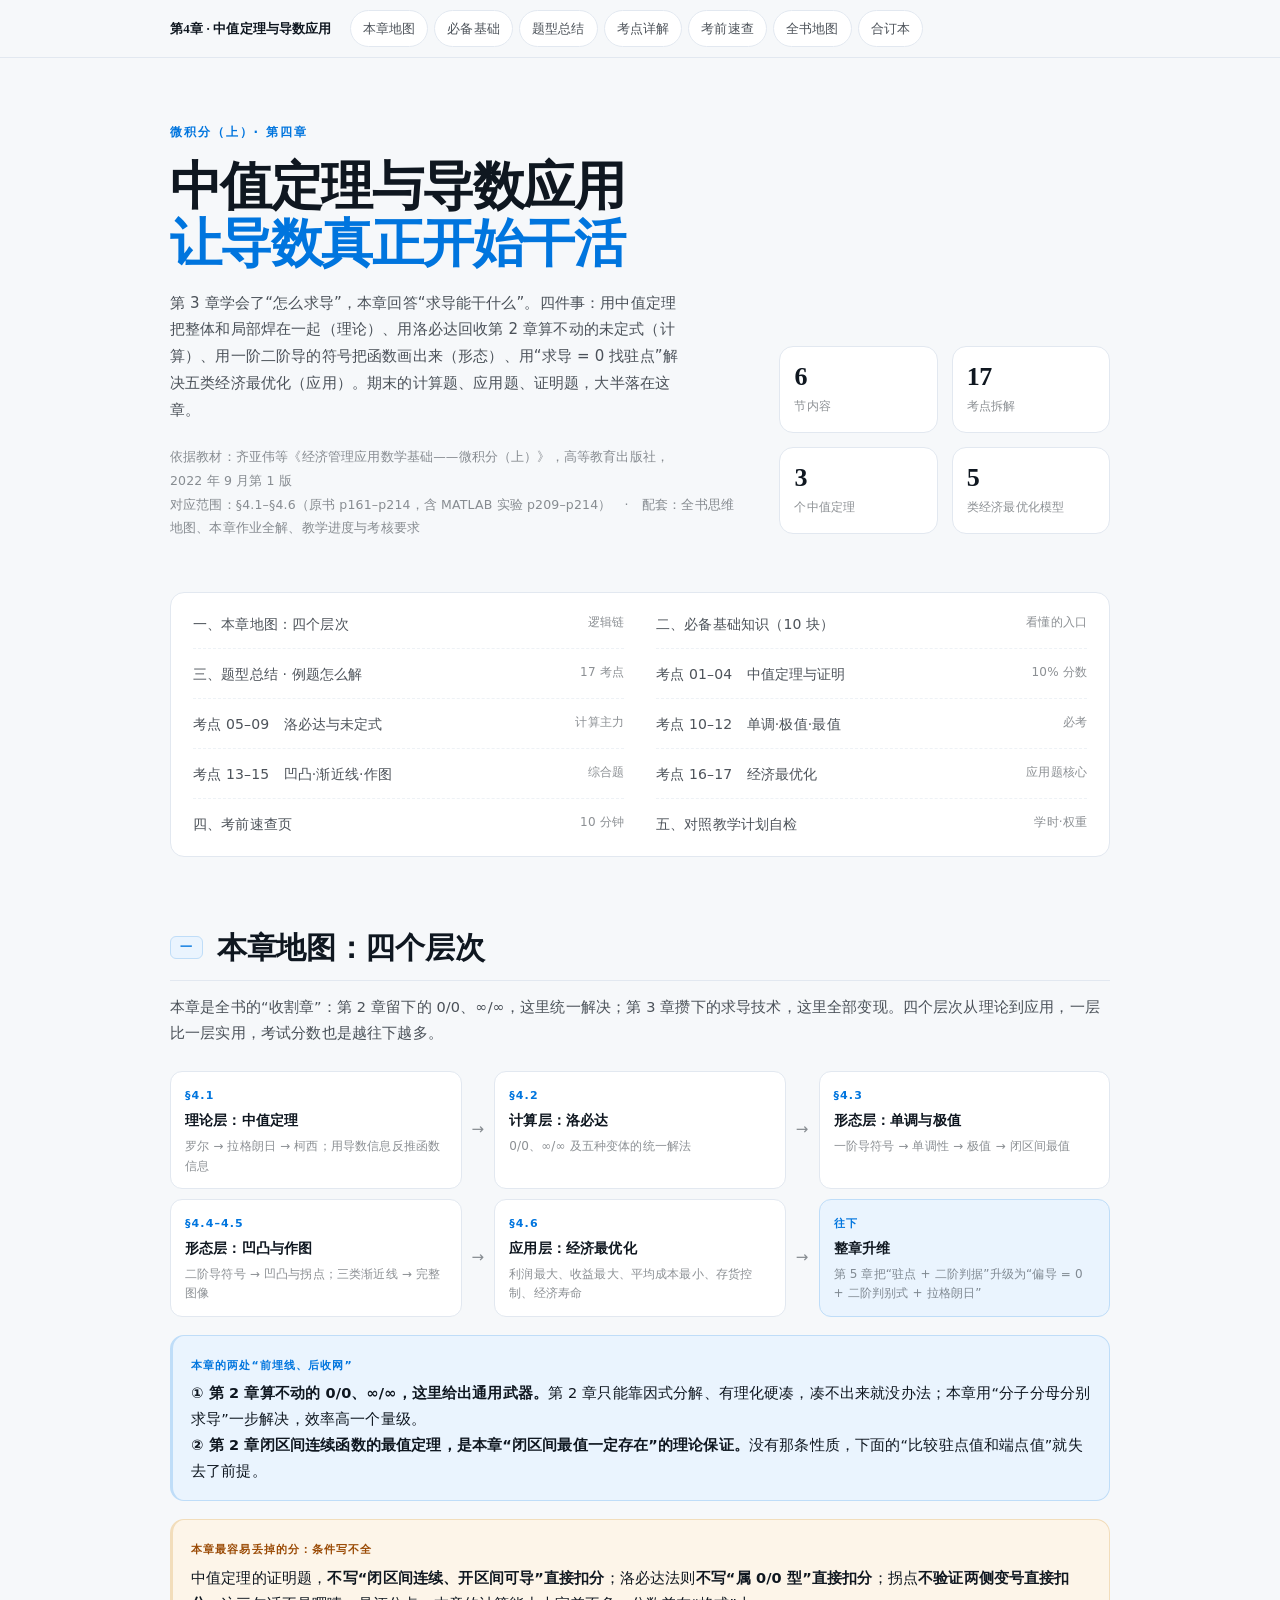
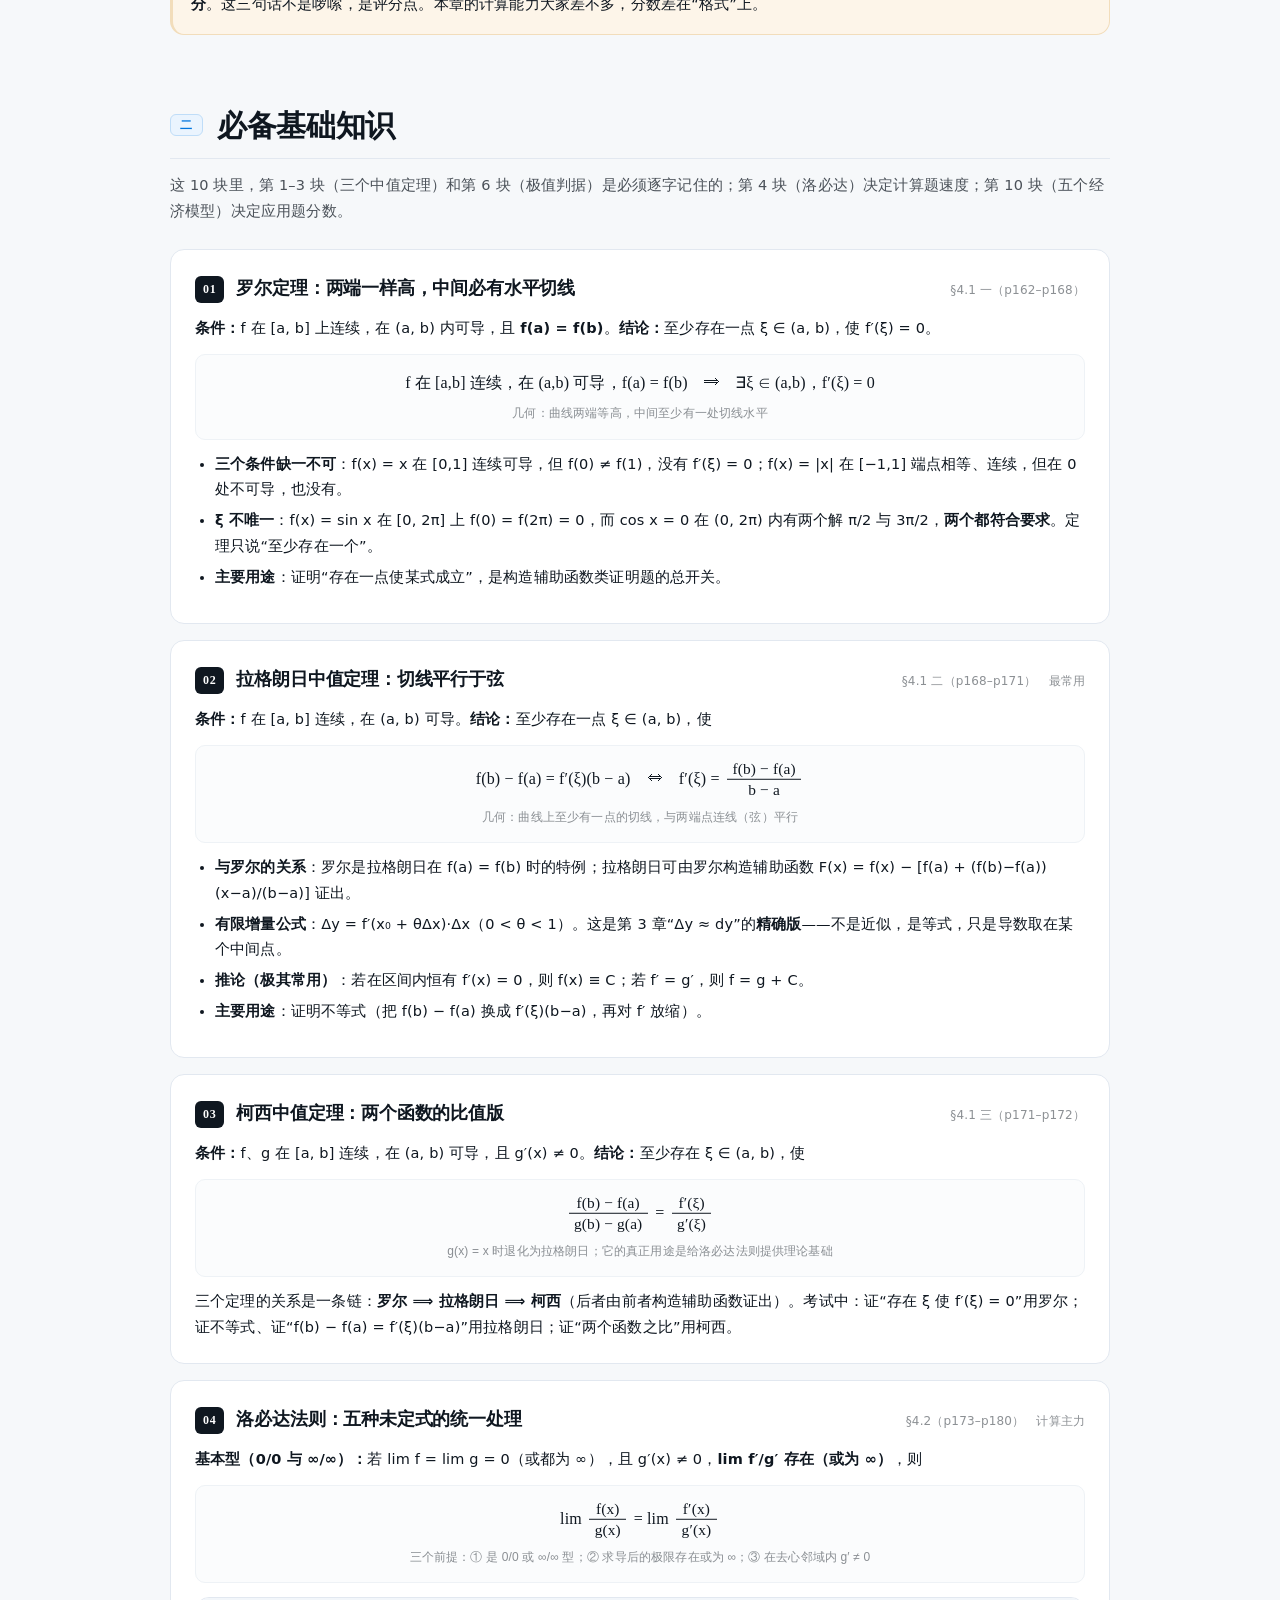
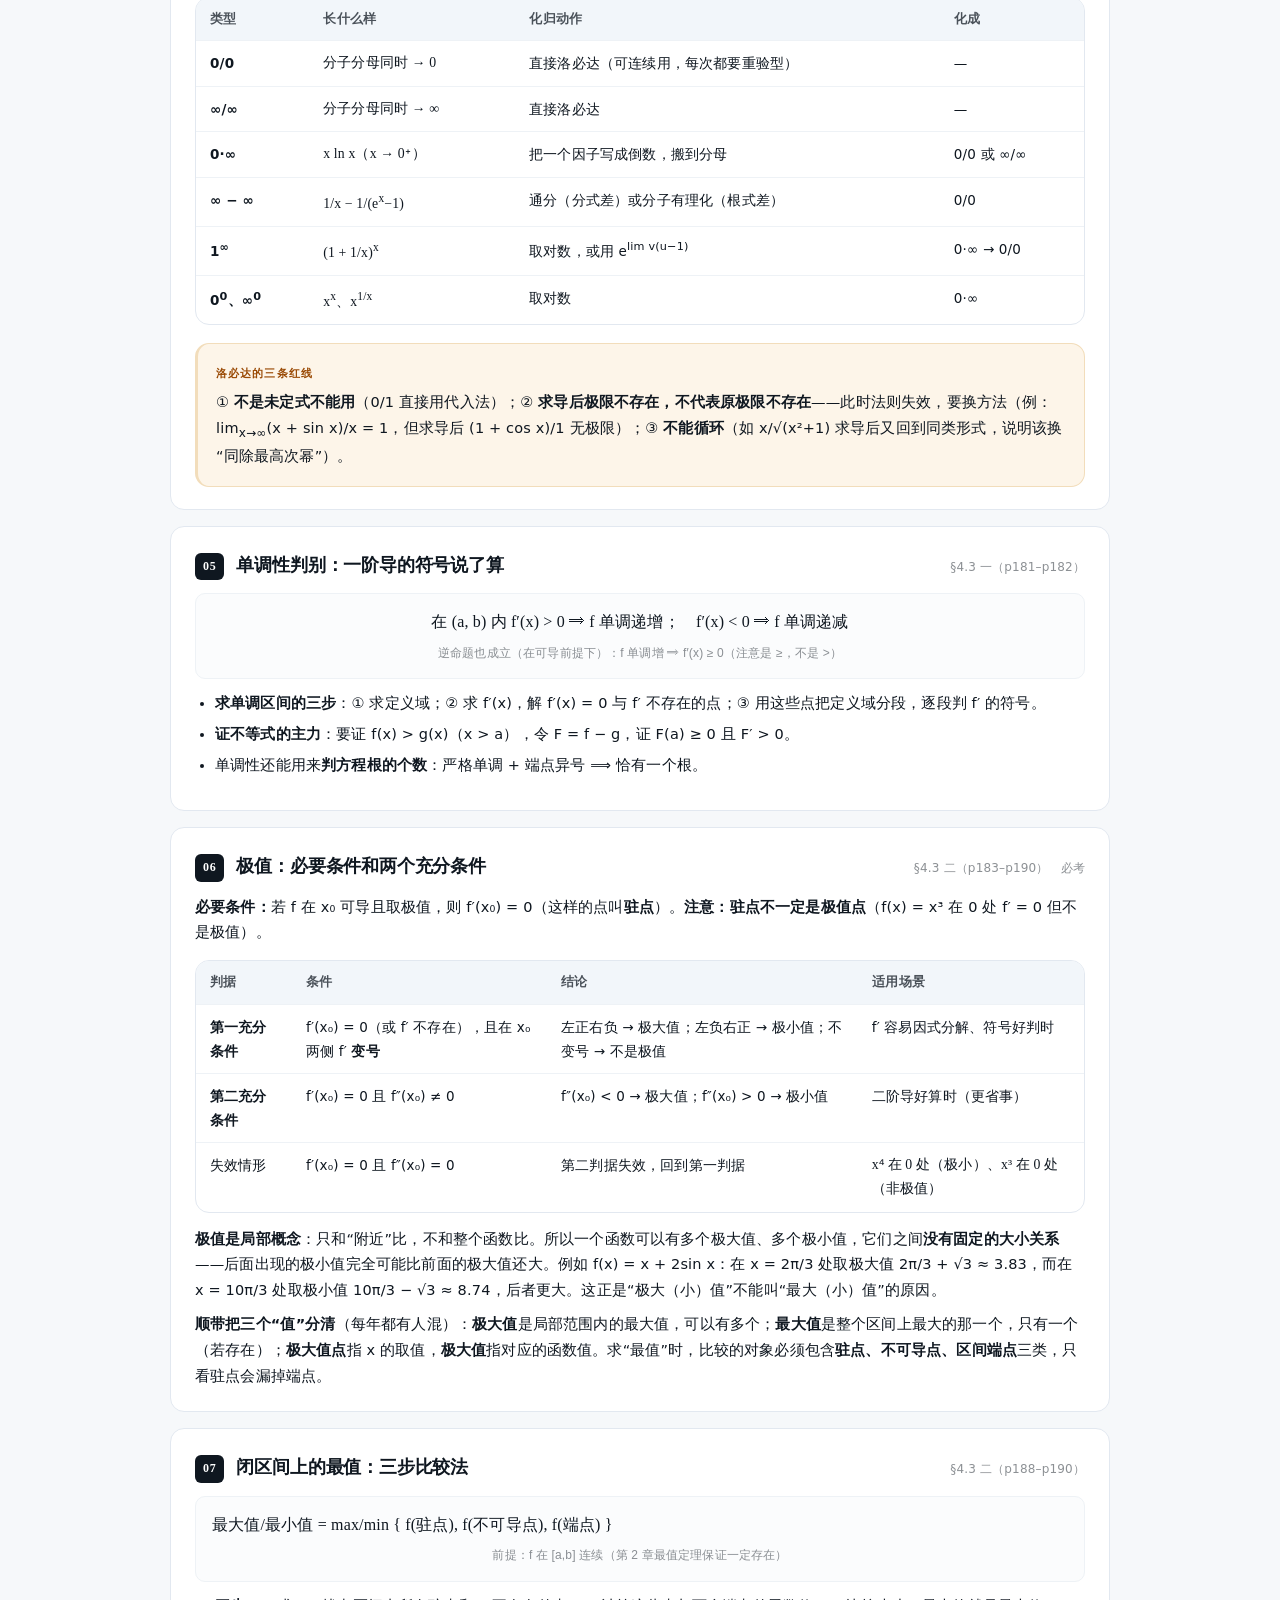
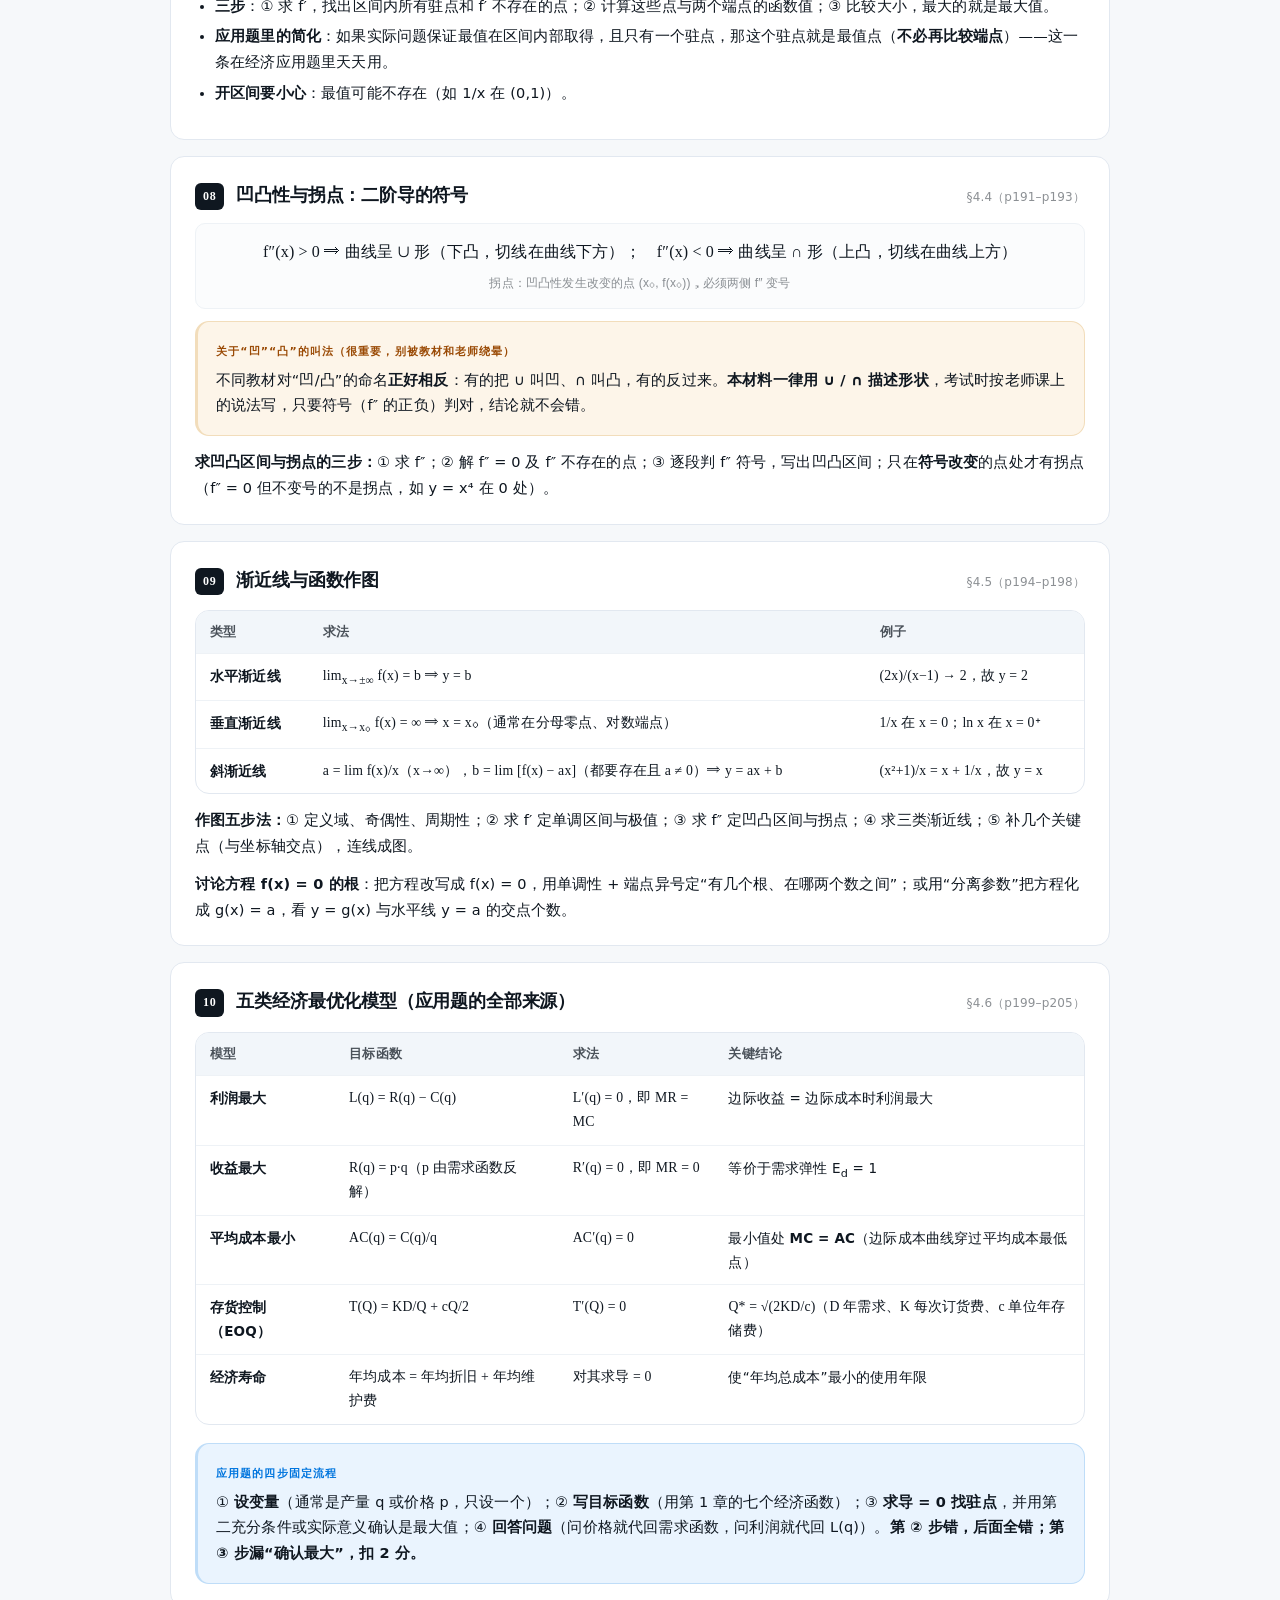
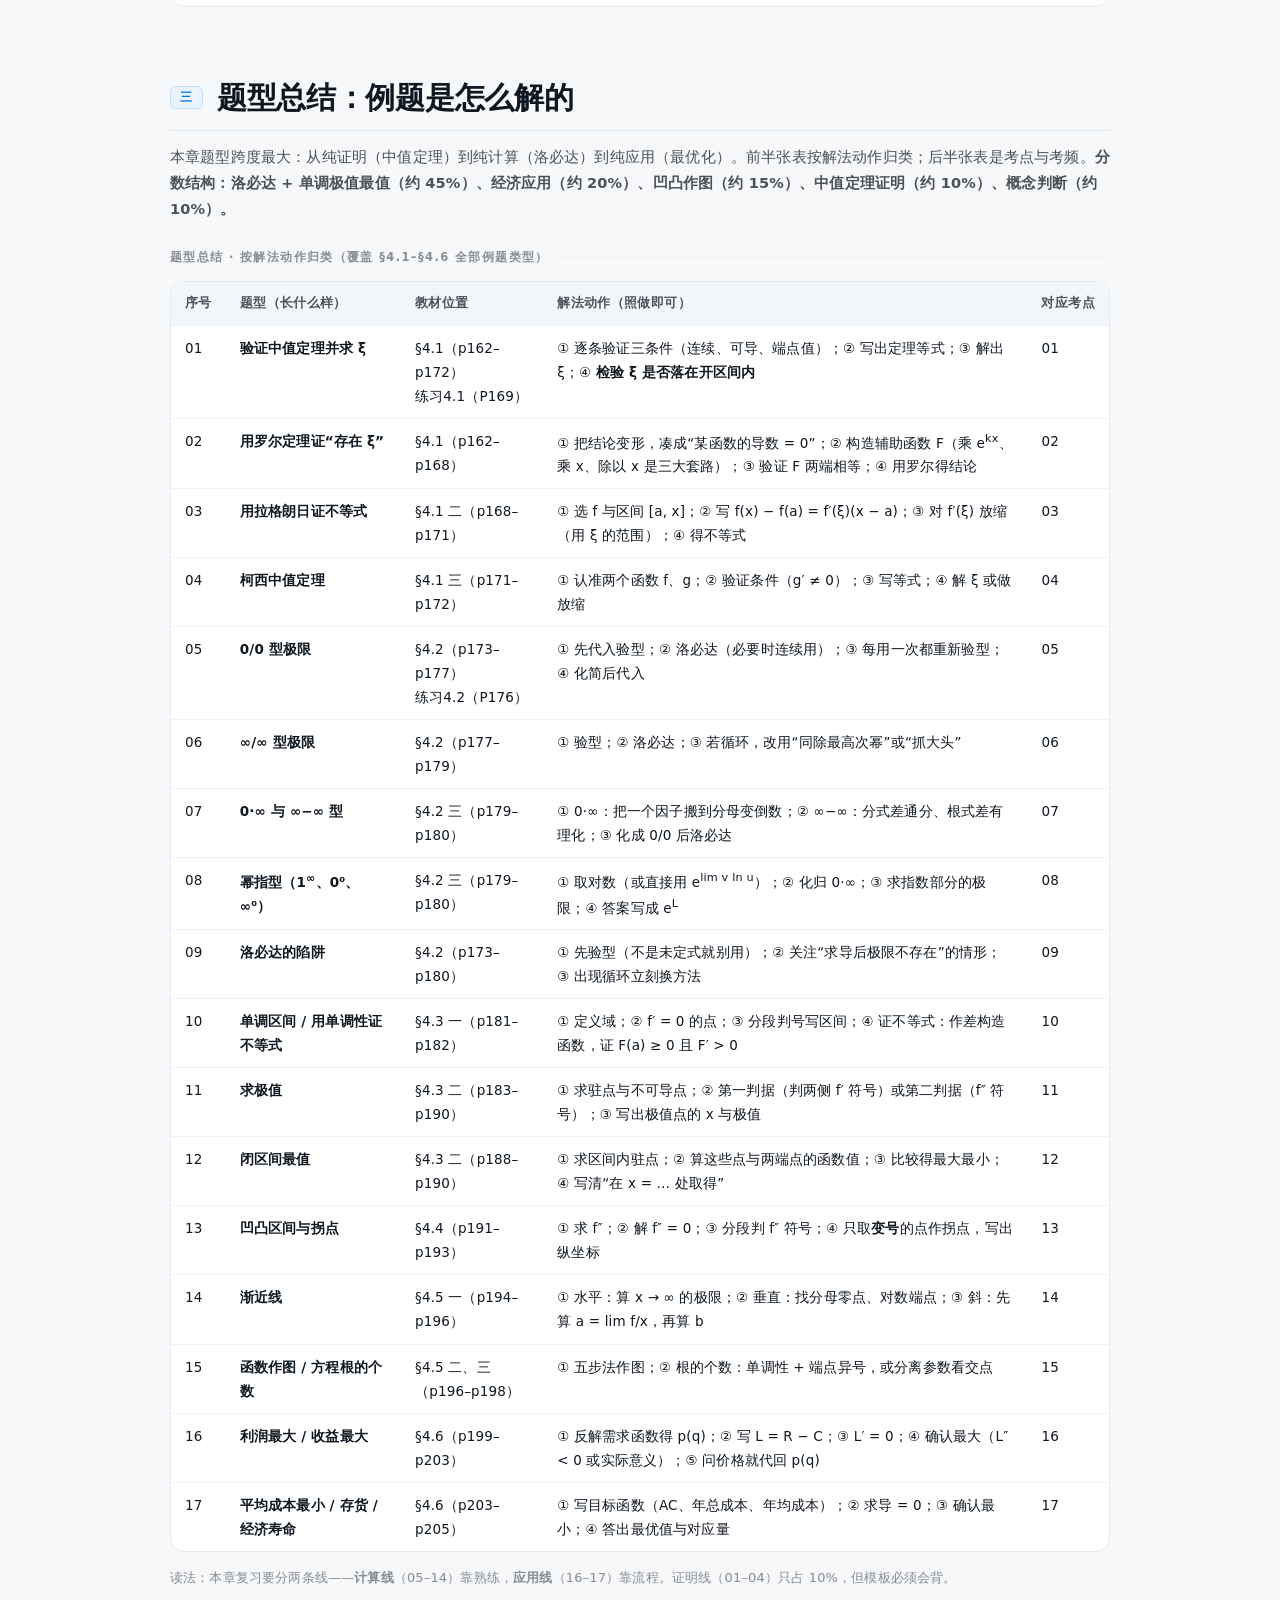
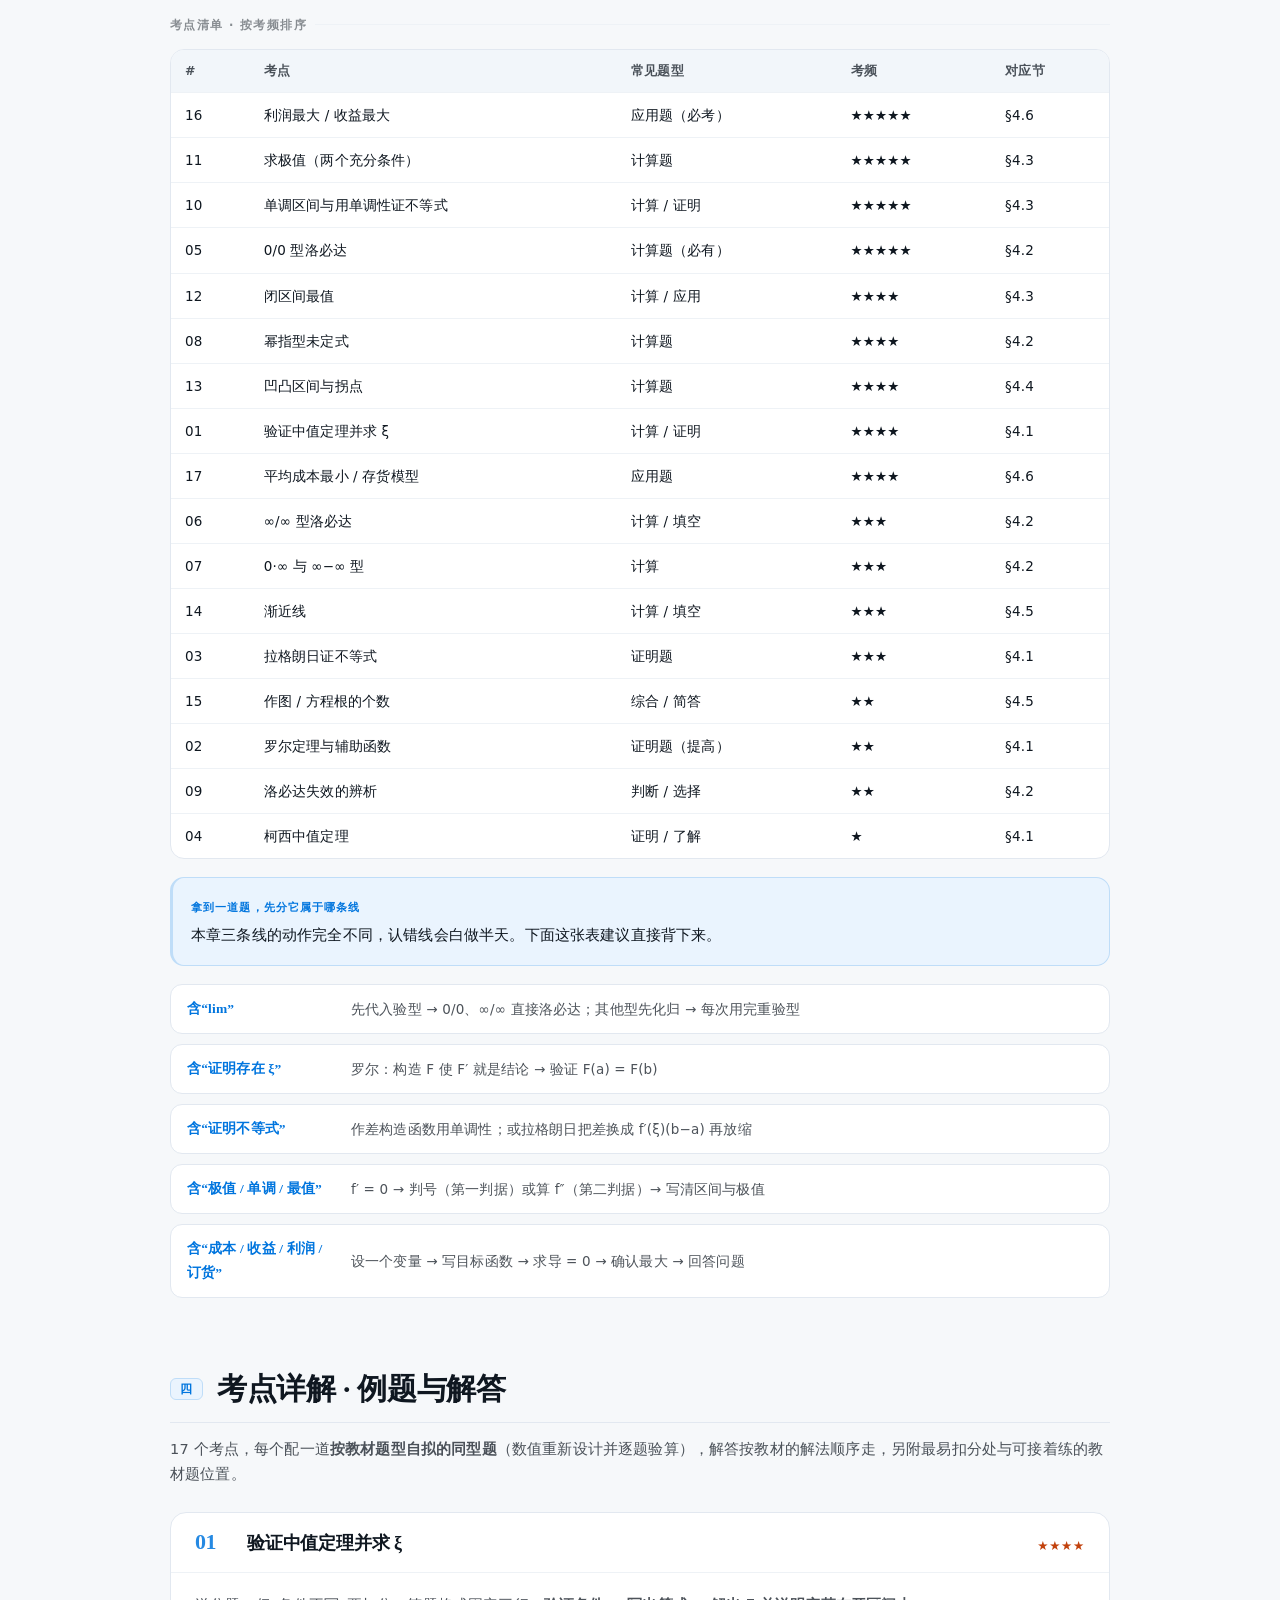
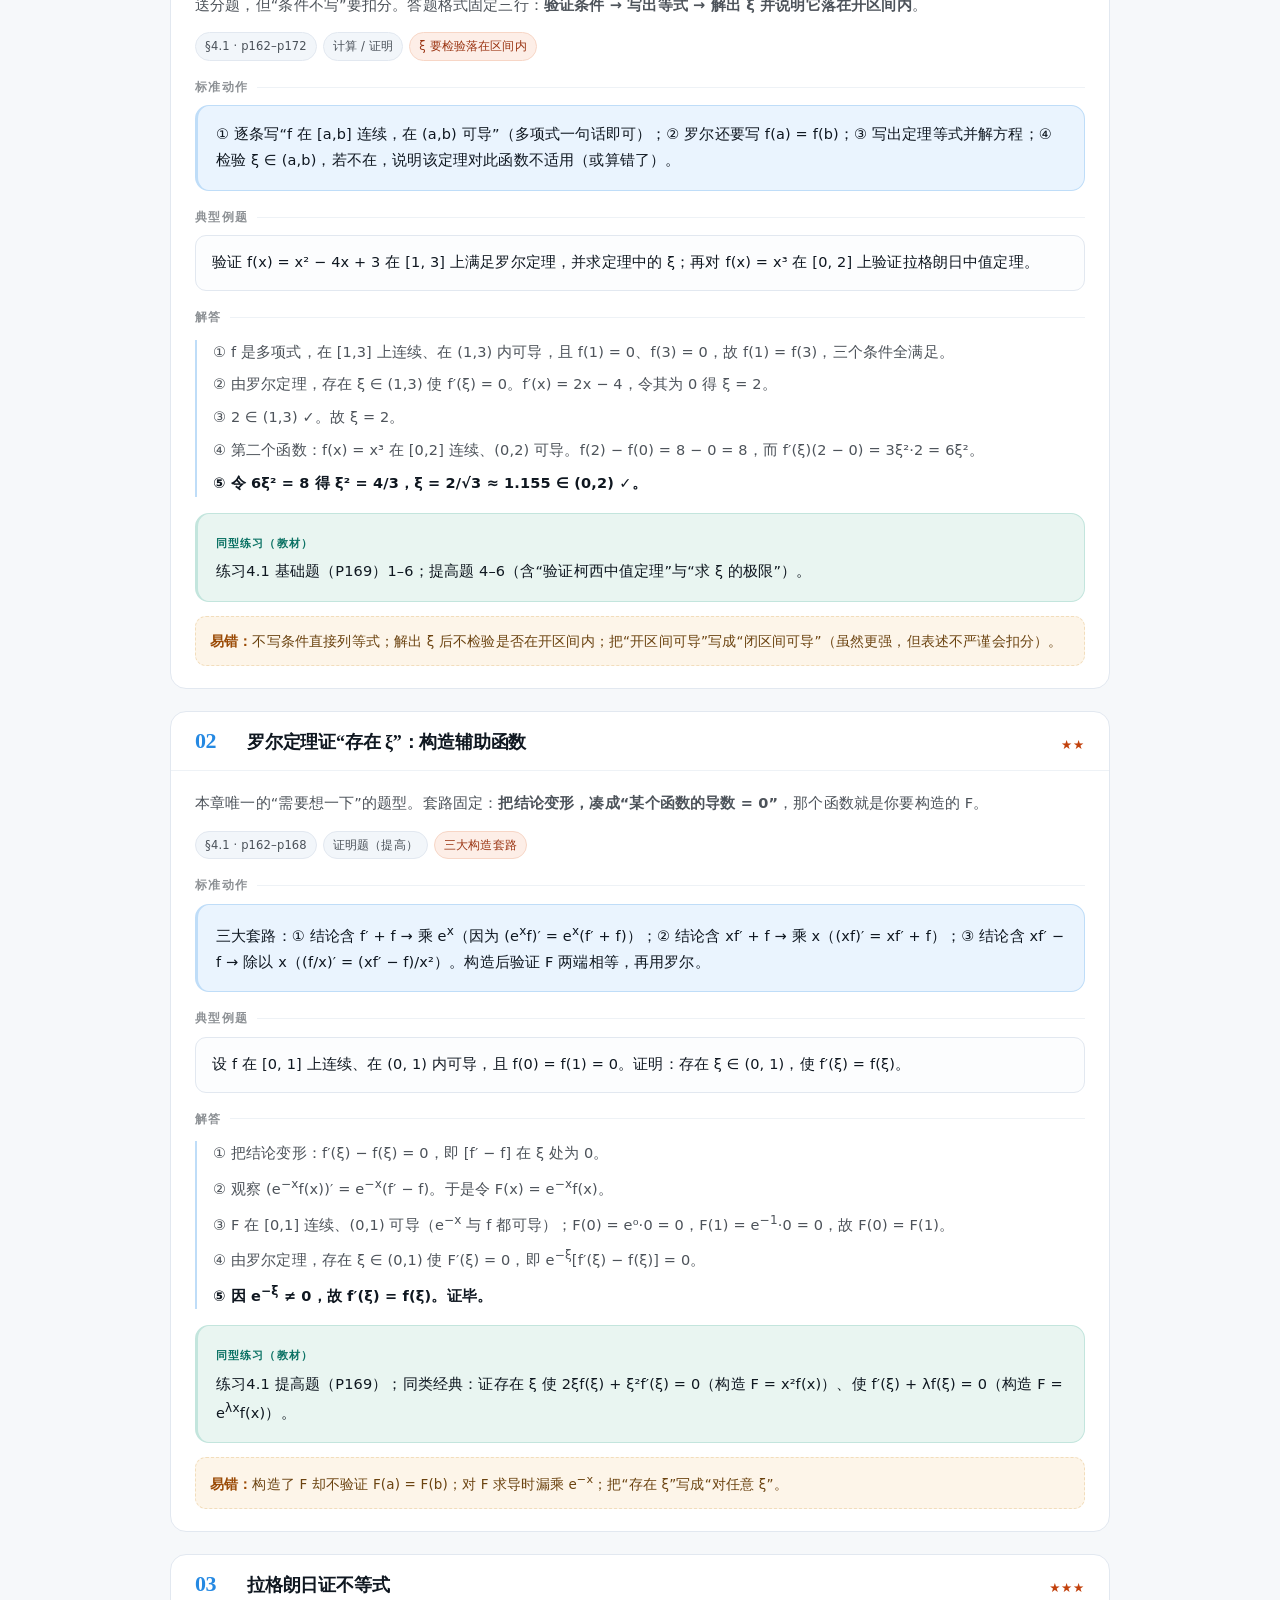
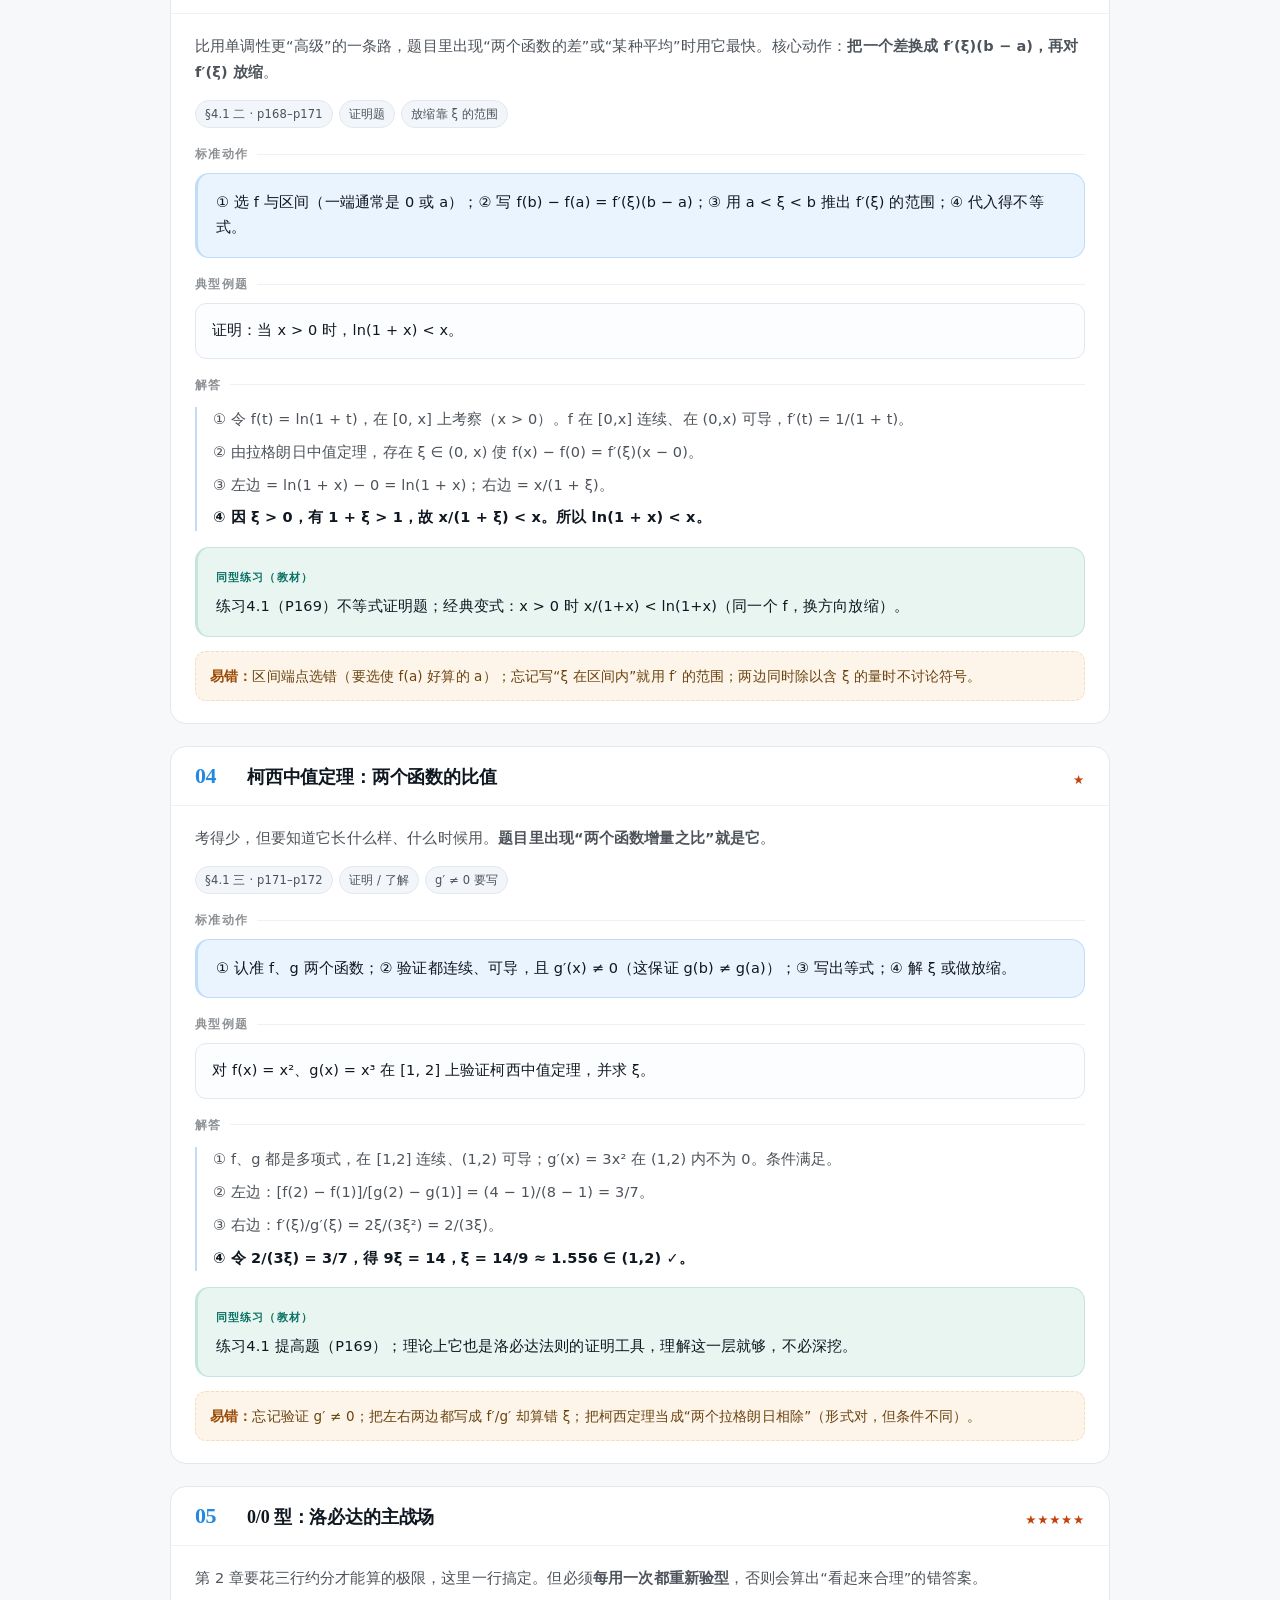
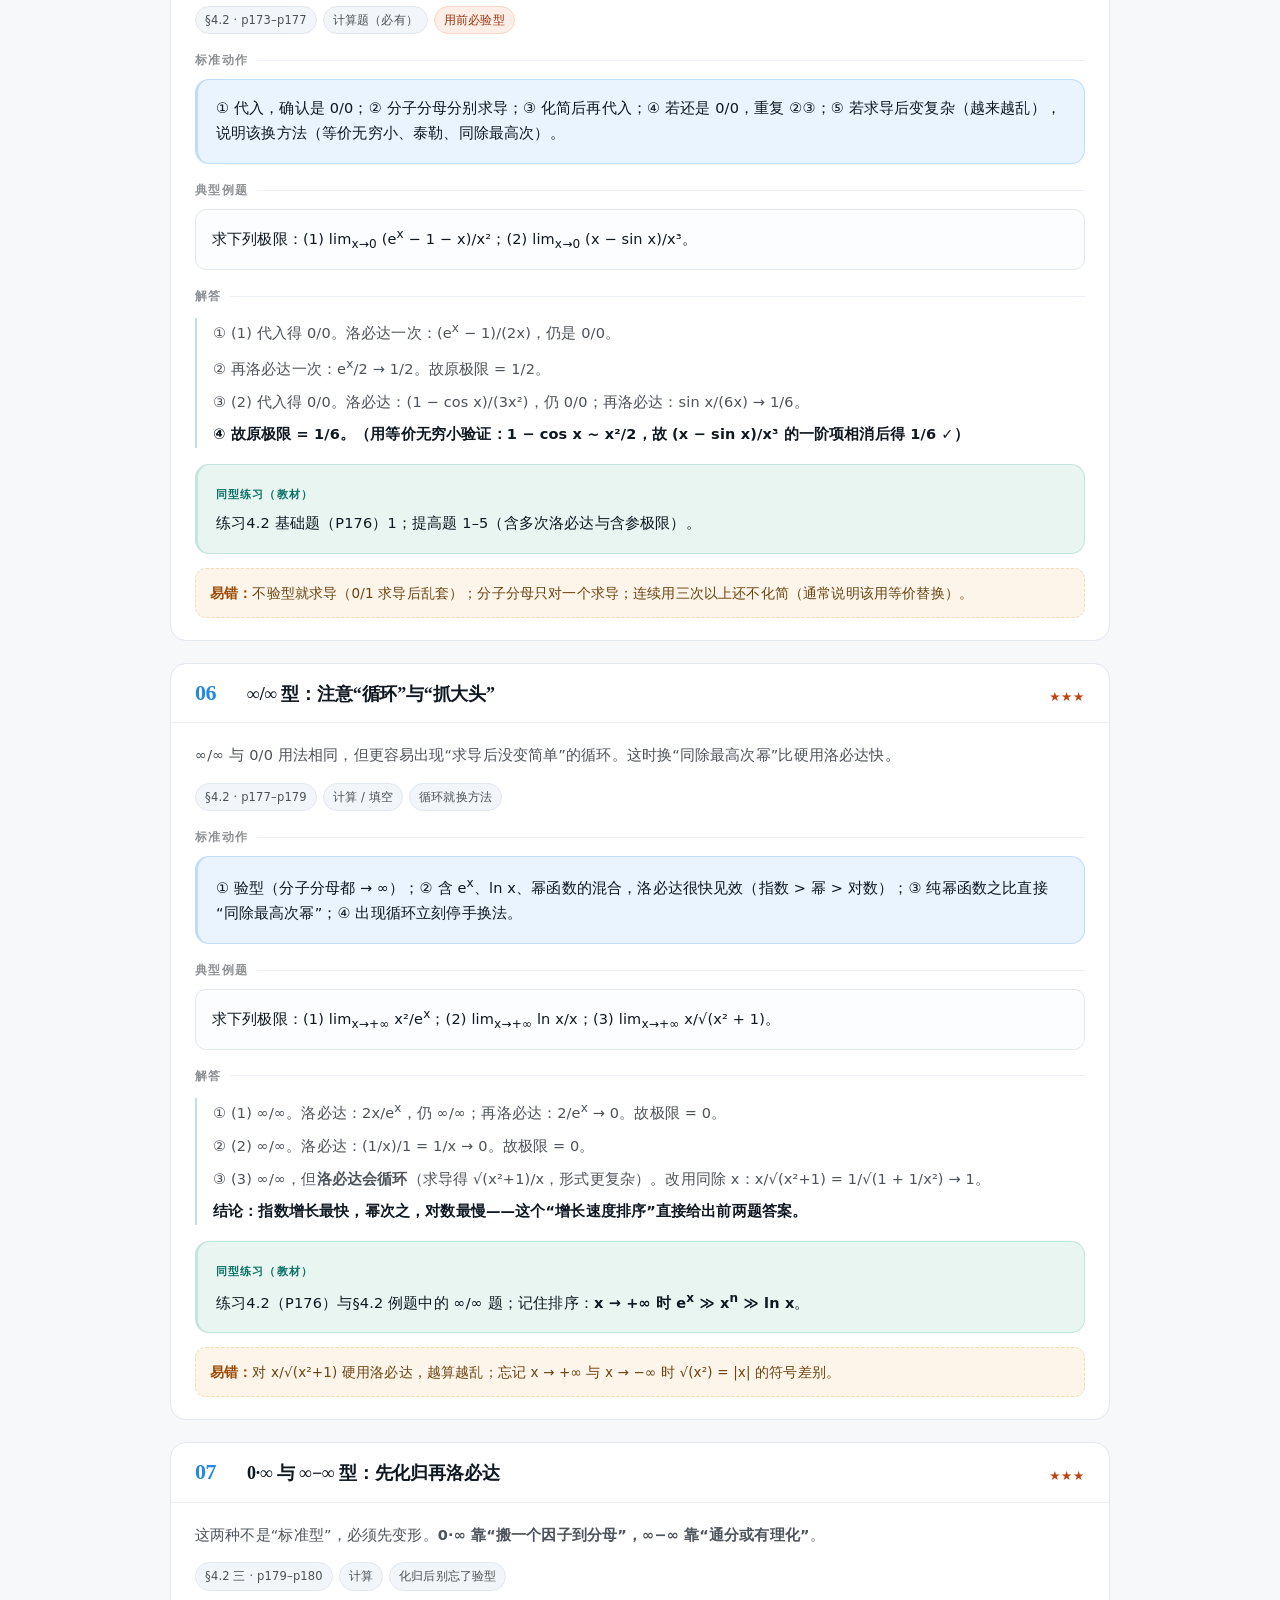
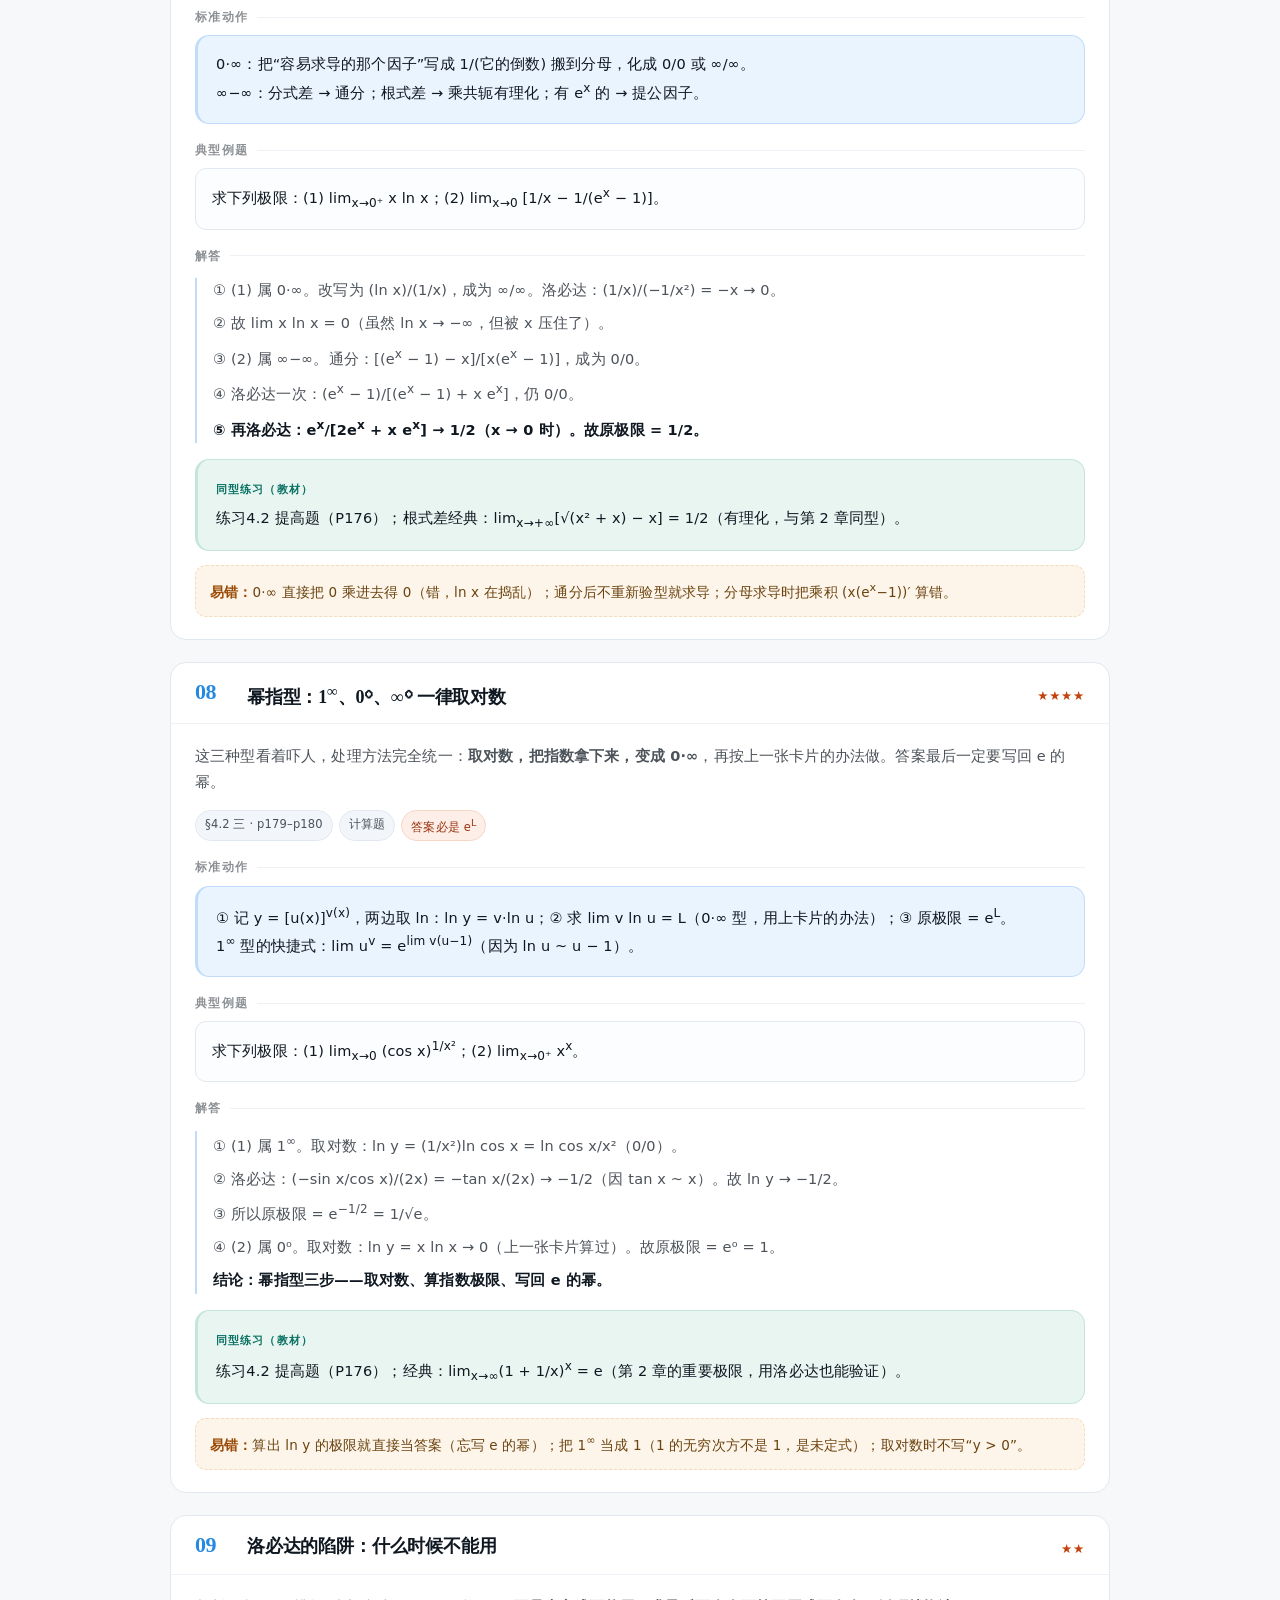
<file: ch4.html>
<!DOCTYPE html>
<html data-sp-mode="scroll" lang="zh-CN">
<head>
<meta charset="UTF-8">
<meta name="viewport" content="width=device-width, initial-scale=1">
<meta name="description" content="《经济管理应用数学基础——微积分（上）》第 1–5 章重点知识详解：必备基础、题型总结、考点拆解与考前速查，按教学进度计划表的考核范围组织。">
<title>第4章 中值定理与导数应用 · 重点知识详解</title>
<link rel="stylesheet" href="assets/css/base.css">
</head>
<body>
<nav class="topbar">
  <div class="topbar-in">
    <a class="brand" href="#top">第4章 · 中值定理与导数应用</a>
    <a href="#map">本章地图</a>
    <a href="#base">必备基础</a>
    <a href="#list">题型总结</a>
    <a href="#points">考点详解</a>
    <a href="#cheat">考前速查</a>
    <a href="overview.html">全书地图</a>
  <a href="index.html">合订本</a>
  </div>
</nav>

<div class="wrap" id="top">

  <!-- ================= HERO ================= -->
  <header class="hero">
    <div>
      <div class="kicker">微积分（上）· 第四章</div>
      <h1>中值定理与导数应用<br><em>让导数真正开始干活</em></h1>
      <p class="hero-sub">第 3 章学会了“怎么求导”，本章回答“求导能干什么”。四件事：用中值定理把整体和局部焊在一起（理论）、用洛必达回收第 2 章算不动的未定式（计算）、用一阶二阶导的符号把函数画出来（形态）、用“求导 = 0 找驻点”解决五类经济最优化（应用）。期末的计算题、应用题、证明题，大半落在这章。</p>
      <div class="hero-meta">
        依据教材：齐亚伟等《经济管理应用数学基础——微积分（上）》，高等教育出版社，2022&nbsp;年&nbsp;9&nbsp;月第&nbsp;1&nbsp;版<br>
        对应范围：§4.1–§4.6（原书 p161–p214，含 MATLAB 实验 p209–p214）　·　配套：全书思维地图、本章作业全解、教学进度与考核要求
      </div>
    </div>
    <div class="statbox">
      <div class="stat"><div class="n">6</div><div class="l">节内容</div></div>
      <div class="stat"><div class="n">17</div><div class="l">考点拆解</div></div>
      <div class="stat"><div class="n">3</div><div class="l">个中值定理</div></div>
      <div class="stat"><div class="n">5</div><div class="l">类经济最优化模型</div></div>
    </div>
  </header>

  <!-- ================= 目录 ================= -->
  <section id="toc" style="margin-top:44px">
    <div class="toc">
      <a href="#map">一、本章地图：四个层次<span>逻辑链</span></a>
      <a href="#base">二、必备基础知识（10&nbsp;块）<span>看懂的入口</span></a>
      <a href="#list">三、题型总结 · 例题怎么解<span>17&nbsp;考点</span></a>
      <a href="#p1">考点&nbsp;01–04　中值定理与证明<span>10% 分数</span></a>
      <a href="#p5">考点&nbsp;05–09　洛必达与未定式<span>计算主力</span></a>
      <a href="#p10">考点&nbsp;10–12　单调·极值·最值<span>必考</span></a>
      <a href="#p13">考点&nbsp;13–15　凹凸·渐近线·作图<span>综合题</span></a>
      <a href="#p16">考点&nbsp;16–17　经济最优化<span>应用题核心</span></a>
      <a href="#cheat">四、考前速查页<span>10&nbsp;分钟</span></a>
      <a href="#plan">五、对照教学计划自检<span>学时·权重</span></a>
    </div>
  </section>

  <!-- ================= 本章地图 ================= -->
  <section id="map">
    <div class="sec-head"><div class="idx">一</div><h2>本章地图：四个层次</h2></div>
    <p class="sec-intro">本章是全书的“收割章”：第 2 章留下的 0/0、∞/∞，这里统一解决；第 3 章攒下的求导技术，这里全部变现。四个层次从理论到应用，一层比一层实用，考试分数也是越往下越多。</p>

    <div class="chain">
      <div class="node"><div class="s">§4.1</div><div class="t">理论层：中值定理</div><div class="d">罗尔 → 拉格朗日 → 柯西；用导数信息反推函数信息</div></div>
      <div class="arrow">→</div>
      <div class="node"><div class="s">§4.2</div><div class="t">计算层：洛必达</div><div class="d">0/0、∞/∞ 及五种变体的统一解法</div></div>
      <div class="arrow">→</div>
      <div class="node"><div class="s">§4.3</div><div class="t">形态层：单调与极值</div><div class="d">一阶导符号 → 单调性 → 极值 → 闭区间最值</div></div>
    </div>
    <div class="chain" style="margin-top:10px">
      <div class="node"><div class="s">§4.4–4.5</div><div class="t">形态层：凹凸与作图</div><div class="d">二阶导符号 → 凹凸与拐点；三类渐近线 → 完整图像</div></div>
      <div class="arrow">→</div>
      <div class="node"><div class="s">§4.6</div><div class="t">应用层：经济最优化</div><div class="d">利润最大、收益最大、平均成本最小、存货控制、经济寿命</div></div>
      <div class="arrow">→</div>
      <div class="node" style="background:var(--accent-soft); border-color:var(--accent-line)"><div class="s">往下</div><div class="t">整章升维</div><div class="d">第 5 章把“驻点 + 二阶判据”升级为“偏导 = 0 + 二阶判别式 + 拉格朗日”</div></div>
    </div>

    <div class="callout plain">
      <div class="tag">本章的两处“前埋线、后收网”</div>
      <p><b>① 第 2 章算不动的 0/0、∞/∞，这里给出通用武器。</b>第 2 章只能靠因式分解、有理化硬凑，凑不出来就没办法；本章用“分子分母分别求导”一步解决，效率高一个量级。<br><b>② 第 2 章闭区间连续函数的最值定理，是本章“闭区间最值一定存在”的理论保证。</b>没有那条性质，下面的“比较驻点值和端点值”就失去了前提。</p>
    </div>
    <div class="callout warn">
      <div class="tag">本章最容易丢掉的分：条件写不全</div>
      <p>中值定理的证明题，<b>不写“闭区间连续、开区间可导”直接扣分</b>；洛必达法则<b>不写“属 0/0 型”直接扣分</b>；拐点<b>不验证两侧变号直接扣分</b>。这三句话不是啰嗦，是评分点。本章的计算能力大家差不多，分数差在“格式”上。</p>
    </div>
  </section>

  <!-- ================= 必备基础知识 ================= -->
  <section id="base">
    <div class="sec-head"><div class="idx">二</div><h2>必备基础知识</h2></div>
    <p class="sec-intro">这 10 块里，第 1–3 块（三个中值定理）和第 6 块（极值判据）是必须逐字记住的；第 4 块（洛必达）决定计算题速度；第 10 块（五个经济模型）决定应用题分数。</p>

    <!-- KB1 -->
    <div class="kb">
      <div class="kb-h"><span class="no">01</span><h3>罗尔定理：两端一样高，中间必有水平切线</h3><span class="p">§4.1 一（p162–p168）</span></div>
      <p><b>条件：</b>f 在 [a, b] 上连续，在 (a, b) 内可导，且 <b>f(a) = f(b)</b>。<b>结论：</b>至少存在一点 ξ ∈ (a, b)，使 f′(ξ) = 0。</p>
      <div class="eq">
        f 在 [a,b] 连续，在 (a,b) 可导，f(a) = f(b)　⟹　∃ξ ∈ (a,b)，f′(ξ) = 0
        <span class="note">几何：曲线两端等高，中间至少有一处切线水平</span>
      </div>
      <ul>
        <li><b>三个条件缺一不可</b>：f(x) = x 在 [0,1] 连续可导，但 f(0) ≠ f(1)，没有 f′(ξ) = 0；f(x) = |x| 在 [−1,1] 端点相等、连续，但在 0 处不可导，也没有。</li>
        <li><b>ξ 不唯一</b>：f(x) = sin x 在 [0, 2π] 上 f(0) = f(2π) = 0，而 cos x = 0 在 (0, 2π) 内有两个解 π/2 与 3π/2，<b>两个都符合要求</b>。定理只说“至少存在一个”。</li>
        <li><b>主要用途</b>：证明“存在一点使某式成立”，是构造辅助函数类证明题的总开关。</li>
      </ul>
    </div>

    <!-- KB2 -->
    <div class="kb">
      <div class="kb-h"><span class="no">02</span><h3>拉格朗日中值定理：切线平行于弦</h3><span class="p">§4.1 二（p168–p171）　最常用</span></div>
      <p><b>条件：</b>f 在 [a, b] 连续，在 (a, b) 可导。<b>结论：</b>至少存在一点 ξ ∈ (a, b)，使</p>
      <div class="eq">
        f(b) − f(a) = f′(ξ)(b − a)　⟺　f′(ξ) = <span class="frac"><span class="fn">f(b) − f(a)</span><span class="fd">b − a</span></span>
        <span class="note">几何：曲线上至少有一点的切线，与两端点连线（弦）平行</span>
      </div>
      <ul>
        <li><b>与罗尔的关系</b>：罗尔是拉格朗日在 f(a) = f(b) 时的特例；拉格朗日可由罗尔构造辅助函数 F(x) = f(x) − [f(a) + (f(b)−f(a))(x−a)/(b−a)] 证出。</li>
        <li><b>有限增量公式</b>：Δy = f′(x₀ + θΔx)·Δx（0 &lt; θ &lt; 1）。这是第 3 章“Δy ≈ dy”的<b>精确版</b>——不是近似，是等式，只是导数取在某个中间点。</li>
        <li><b>推论（极其常用）</b>：若在区间内恒有 f′(x) = 0，则 f(x) ≡ C；若 f′ = g′，则 f = g + C。</li>
        <li><b>主要用途</b>：证明不等式（把 f(b) − f(a) 换成 f′(ξ)(b−a)，再对 f′ 放缩）。</li>
      </ul>
    </div>

    <!-- KB3 -->
    <div class="kb">
      <div class="kb-h"><span class="no">03</span><h3>柯西中值定理：两个函数的比值版</h3><span class="p">§4.1 三（p171–p172）</span></div>
      <p><b>条件：</b>f、g 在 [a, b] 连续，在 (a, b) 可导，且 g′(x) ≠ 0。<b>结论：</b>至少存在 ξ ∈ (a, b)，使</p>
      <div class="eq">
        <span class="frac"><span class="fn">f(b) − f(a)</span><span class="fd">g(b) − g(a)</span></span> = <span class="frac"><span class="fn">f′(ξ)</span><span class="fd">g′(ξ)</span></span>
        <span class="note">g(x) = x 时退化为拉格朗日；它的真正用途是给洛必达法则提供理论基础</span>
      </div>
      <p style="margin-bottom:0">三个定理的关系是一条链：<b>罗尔 ⟹ 拉格朗日 ⟹ 柯西</b>（后者由前者构造辅助函数证出）。考试中：证“存在 ξ 使 f′(ξ) = 0”用罗尔；证不等式、证“f(b) − f(a) = f′(ξ)(b−a)”用拉格朗日；证“两个函数之比”用柯西。</p>
    </div>

    <!-- KB4 -->
    <div class="kb">
      <div class="kb-h"><span class="no">04</span><h3>洛必达法则：五种未定式的统一处理</h3><span class="p">§4.2（p173–p180）　计算主力</span></div>
      <p><b>基本型（0/0 与 ∞/∞）：</b>若 lim f = lim g = 0（或都为 ∞），且 g′(x) ≠ 0，<b>lim f′/g′ 存在（或为 ∞）</b>，则</p>
      <div class="eq">
        lim <span class="frac"><span class="fn">f(x)</span><span class="fd">g(x)</span></span> = lim <span class="frac"><span class="fn">f′(x)</span><span class="fd">g′(x)</span></span>
        <span class="note">三个前提：① 是 0/0 或 ∞/∞ 型；② 求导后的极限存在或为 ∞；③ 在去心邻域内 g′ ≠ 0</span>
      </div>
      <div class="tbl-wrap">
        <table>
          <thead><tr><th>类型</th><th>长什么样</th><th>化归动作</th><th>化成</th></tr></thead>
          <tbody>
            <tr><td><b>0/0</b></td><td class="m">分子分母同时 → 0</td><td>直接洛必达（可连续用，每次都要重验型）</td><td>—</td></tr>
            <tr><td><b>∞/∞</b></td><td class="m">分子分母同时 → ∞</td><td>直接洛必达</td><td>—</td></tr>
            <tr><td><b>0·∞</b></td><td class="m">x ln x（x → 0⁺）</td><td>把一个因子写成倒数，搬到分母</td><td>0/0 或 ∞/∞</td></tr>
            <tr><td><b>∞ − ∞</b></td><td class="m">1/x − 1/(e<sup>x</sup>−1)</td><td>通分（分式差）或分子有理化（根式差）</td><td>0/0</td></tr>
            <tr><td><b>1<sup>∞</sup></b></td><td class="m">(1 + 1/x)<sup>x</sup></td><td>取对数，或用 e<sup>lim v(u−1)</sup></td><td>0·∞ → 0/0</td></tr>
            <tr><td><b>0<sup>0</sup>、∞<sup>0</sup></b></td><td class="m">x<sup>x</sup>、x<sup>1/x</sup></td><td>取对数</td><td>0·∞</td></tr>
          </tbody>
        </table>
      </div>
      <div class="callout warn" style="margin-bottom:0">
        <div class="tag">洛必达的三条红线</div>
        <p>① <b>不是未定式不能用</b>（0/1 直接用代入法）；② <b>求导后极限不存在，不代表原极限不存在</b>——此时法则失效，要换方法（例：lim<sub>x→∞</sub>(x + sin x)/x = 1，但求导后 (1 + cos x)/1 无极限）；③ <b>不能循环</b>（如 x/√(x²+1) 求导后又回到同类形式，说明该换“同除最高次幂”）。</p>
      </div>
    </div>

    <!-- KB5 -->
    <div class="kb">
      <div class="kb-h"><span class="no">05</span><h3>单调性判别：一阶导的符号说了算</h3><span class="p">§4.3 一（p181–p182）</span></div>
      <div class="eq">
        在 (a, b) 内 f′(x) &gt; 0 ⟹ f 单调递增；　f′(x) &lt; 0 ⟹ f 单调递减
        <span class="note">逆命题也成立（在可导前提下）：f 单调增 ⟹ f′(x) ≥ 0（注意是 ≥，不是 &gt;）</span>
      </div>
      <ul>
        <li><b>求单调区间的三步</b>：① 求定义域；② 求 f′(x)，解 f′(x) = 0 与 f′ 不存在的点；③ 用这些点把定义域分段，逐段判 f′ 的符号。</li>
        <li><b>证不等式的主力</b>：要证 f(x) &gt; g(x)（x &gt; a），令 F = f − g，证 F(a) ≥ 0 且 F′ &gt; 0。</li>
        <li>单调性还能用来<b>判方程根的个数</b>：严格单调 + 端点异号 ⟹ 恰有一个根。</li>
      </ul>
    </div>

    <!-- KB6 -->
    <div class="kb">
      <div class="kb-h"><span class="no">06</span><h3>极值：必要条件和两个充分条件</h3><span class="p">§4.3 二（p183–p190）　必考</span></div>
      <p><b>必要条件：</b>若 f 在 x₀ 可导且取极值，则 f′(x₀) = 0（这样的点叫<b>驻点</b>）。<b>注意：驻点不一定是极值点</b>（f(x) = x³ 在 0 处 f′ = 0 但不是极值）。</p>
      <div class="tbl-wrap">
        <table>
          <thead><tr><th>判据</th><th>条件</th><th>结论</th><th>适用场景</th></tr></thead>
          <tbody>
            <tr><td><b>第一充分条件</b></td><td>f′(x₀) = 0（或 f′ 不存在），且在 x₀ 两侧 f′ <b>变号</b></td><td>左正右负 → 极大值；左负右正 → 极小值；不变号 → 不是极值</td><td>f′ 容易因式分解、符号好判时</td></tr>
            <tr><td><b>第二充分条件</b></td><td>f′(x₀) = 0 且 f″(x₀) ≠ 0</td><td>f″(x₀) &lt; 0 → 极大值；f″(x₀) &gt; 0 → 极小值</td><td>二阶导好算时（更省事）</td></tr>
            <tr><td>失效情形</td><td>f′(x₀) = 0 且 f″(x₀) = 0</td><td>第二判据失效，回到第一判据</td><td class="m">x⁴ 在 0 处（极小）、x³ 在 0 处（非极值）</td></tr>
          </tbody>
        </table>
      </div>
      <p style="margin-bottom:0"><b>极值是局部概念</b>：只和“附近”比，不和整个函数比。所以一个函数可以有多个极大值、多个极小值，它们之间<b>没有固定的大小关系</b>——后面出现的极小值完全可能比前面的极大值还大。例如 f(x) = x + 2sin x：在 x = 2π/3 处取极大值 2π/3 + √3 ≈ 3.83，而在 x = 10π/3 处取极小值 10π/3 − √3 ≈ 8.74，后者更大。这正是“极大（小）值”不能叫“最大（小）值”的原因。</p>

      <p style="margin-bottom:0; margin-top:8px"><b>顺带把三个“值”分清</b>（每年都有人混）：<b>极大值</b>是局部范围内的最大值，可以有多个；<b>最大值</b>是整个区间上最大的那一个，只有一个（若存在）；<b>极大值点</b>指 x 的取值，<b>极大值</b>指对应的函数值。求“最值”时，比较的对象必须包含<b>驻点、不可导点、区间端点</b>三类，只看驻点会漏掉端点。</p>
    </div>

    <!-- KB7 -->
    <div class="kb">
      <div class="kb-h"><span class="no">07</span><h3>闭区间上的最值：三步比较法</h3><span class="p">§4.3 二（p188–p190）</span></div>
      <div class="eq left" style="text-align:left">
        最大值/最小值 = max/min { f(驻点), f(不可导点), f(端点) }
        <span class="note">前提：f 在 [a,b] 连续（第 2 章最值定理保证一定存在）</span>
      </div>
      <ul>
        <li><b>三步</b>：① 求 f′，找出区间内所有驻点和 f′ 不存在的点；② 计算这些点与两个端点的函数值；③ 比较大小，最大的就是最大值。</li>
        <li><b>应用题里的简化</b>：如果实际问题保证最值在区间内部取得，且只有一个驻点，那这个驻点就是最值点（<b>不必再比较端点</b>）——这一条在经济应用题里天天用。</li>
        <li><b>开区间要小心</b>：最值可能不存在（如 1/x 在 (0,1)）。</li>
      </ul>
    </div>

    <!-- KB8 -->
    <div class="kb">
      <div class="kb-h"><span class="no">08</span><h3>凹凸性与拐点：二阶导的符号</h3><span class="p">§4.4（p191–p193）</span></div>
      <div class="eq">
        f″(x) &gt; 0 ⟹ 曲线呈 ∪ 形（下凸，切线在曲线下方）；　f″(x) &lt; 0 ⟹ 曲线呈 ∩ 形（上凸，切线在曲线上方）
        <span class="note">拐点：凹凸性发生改变的点 (x₀, f(x₀))，必须两侧 f″ 变号</span>
      </div>
      <div class="callout warn" style="margin:0">
        <div class="tag">关于“凹”“凸”的叫法（很重要，别被教材和老师绕晕）</div>
        <p>不同教材对“凹/凸”的命名<b>正好相反</b>：有的把 ∪ 叫凹、∩ 叫凸，有的反过来。<b>本材料一律用 ∪ / ∩ 描述形状</b>，考试时按老师课上的说法写，只要符号（f″ 的正负）判对，结论就不会错。</p>
      </div>
      <p style="margin-top:14px; margin-bottom:0"><b>求凹凸区间与拐点的三步：</b>① 求 f″；② 解 f″ = 0 及 f″ 不存在的点；③ 逐段判 f″ 符号，写出凹凸区间；只在<b>符号改变</b>的点处才有拐点（f″ = 0 但不变号的不是拐点，如 y = x⁴ 在 0 处）。</p>
    </div>

    <!-- KB9 -->
    <div class="kb">
      <div class="kb-h"><span class="no">09</span><h3>渐近线与函数作图</h3><span class="p">§4.5（p194–p198）</span></div>
      <div class="tbl-wrap">
        <table>
          <thead><tr><th>类型</th><th>求法</th><th>例子</th></tr></thead>
          <tbody>
            <tr><td><b>水平渐近线</b></td><td class="m">lim<sub>x→±∞</sub> f(x) = b ⟹ y = b</td><td class="m">(2x)/(x−1) → 2，故 y = 2</td></tr>
            <tr><td><b>垂直渐近线</b></td><td class="m">lim<sub>x→x₀</sub> f(x) = ∞ ⟹ x = x₀（通常在分母零点、对数端点）</td><td class="m">1/x 在 x = 0；ln x 在 x = 0⁺</td></tr>
            <tr><td><b>斜渐近线</b></td><td class="m">a = lim f(x)/x（x→∞），b = lim [f(x) − ax]（都要存在且 a ≠ 0）⟹ y = ax + b</td><td class="m">(x²+1)/x = x + 1/x，故 y = x</td></tr>
          </tbody>
        </table>
      </div>
      <p><b>作图五步法：</b>① 定义域、奇偶性、周期性；② 求 f′ 定单调区间与极值；③ 求 f″ 定凹凸区间与拐点；④ 求三类渐近线；⑤ 补几个关键点（与坐标轴交点），连线成图。</p>
      <p style="margin-bottom:0"><b>讨论方程 f(x) = 0 的根</b>：把方程改写成 f(x) = 0，用单调性 + 端点异号定“有几个根、在哪两个数之间”；或用“分离参数”把方程化成 g(x) = a，看 y = g(x) 与水平线 y = a 的交点个数。</p>
    </div>

    <!-- KB10 -->
    <div class="kb">
      <div class="kb-h"><span class="no">10</span><h3>五类经济最优化模型（应用题的全部来源）</h3><span class="p">§4.6（p199–p205）</span></div>
      <div class="tbl-wrap">
        <table>
          <thead><tr><th>模型</th><th>目标函数</th><th>求法</th><th>关键结论</th></tr></thead>
          <tbody>
            <tr><td><b>利润最大</b></td><td class="m">L(q) = R(q) − C(q)</td><td class="m">L′(q) = 0，即 MR = MC</td><td>边际收益 = 边际成本时利润最大</td></tr>
            <tr><td><b>收益最大</b></td><td class="m">R(q) = p·q（p 由需求函数反解）</td><td class="m">R′(q) = 0，即 MR = 0</td><td>等价于需求弹性 E<sub>d</sub> = 1</td></tr>
            <tr><td><b>平均成本最小</b></td><td class="m">AC(q) = C(q)/q</td><td class="m">AC′(q) = 0</td><td>最小值处 <b>MC = AC</b>（边际成本曲线穿过平均成本最低点）</td></tr>
            <tr><td><b>存货控制（EOQ）</b></td><td class="m">T(Q) = KD/Q + cQ/2</td><td class="m">T′(Q) = 0</td><td class="m">Q* = √(2KD/c)（D 年需求、K 每次订货费、c 单位年存储费）</td></tr>
            <tr><td><b>经济寿命</b></td><td class="m">年均成本 = 年均折旧 + 年均维护费</td><td class="m">对其求导 = 0</td><td>使“年均总成本”最小的使用年限</td></tr>
          </tbody>
        </table>
      </div>
      <div class="callout plain" style="margin-bottom:0">
        <div class="tag">应用题的四步固定流程</div>
        <p>① <b>设变量</b>（通常是产量 q 或价格 p，只设一个）；② <b>写目标函数</b>（用第 1 章的七个经济函数）；③ <b>求导 = 0 找驻点</b>，并用第二充分条件或实际意义确认是最大值；④ <b>回答问题</b>（问价格就代回需求函数，问利润就代回 L(q)）。<b>第 ② 步错，后面全错；第 ③ 步漏“确认最大”，扣 2 分。</b></p>
      </div>
    </div>
  </section>

  <!-- ================= 题型总结 ================= -->
  <section id="list">
    <div class="sec-head"><div class="idx">三</div><h2>题型总结：例题是怎么解的</h2></div>
    <p class="sec-intro">本章题型跨度最大：从纯证明（中值定理）到纯计算（洛必达）到纯应用（最优化）。前半张表按解法动作归类；后半张表是考点与考频。<b>分数结构：洛必达 + 单调极值最值（约 45%）、经济应用（约 20%）、凹凸作图（约 15%）、中值定理证明（约 10%）、概念判断（约 10%）。</b></p>

    <div class="blk">
      <div class="blk-t">题型总结 · 按解法动作归类（覆盖 §4.1–§4.6 全部例题类型）</div>
      <div class="tbl-wrap">
        <table>
          <thead><tr><th>序号</th><th>题型（长什么样）</th><th>教材位置</th><th>解法动作（照做即可）</th><th>对应考点</th></tr></thead>
          <tbody>
            <tr><td>01</td><td><b>验证中值定理并求 ξ</b></td><td>§4.1（p162–p172）<br>练习4.1（P169）</td><td>① 逐条验证三条件（连续、可导、端点值）；② 写出定理等式；③ 解出 ξ；④ <b>检验 ξ 是否落在开区间内</b></td><td>01</td></tr>
            <tr><td>02</td><td><b>用罗尔定理证“存在 ξ”</b></td><td>§4.1（p162–p168）</td><td>① 把结论变形，凑成“某函数的导数 = 0”；② 构造辅助函数 F（乘 e<sup>kx</sup>、乘 x、除以 x 是三大套路）；③ 验证 F 两端相等；④ 用罗尔得结论</td><td>02</td></tr>
            <tr><td>03</td><td><b>用拉格朗日证不等式</b></td><td>§4.1 二（p168–p171）</td><td>① 选 f 与区间 [a, x]；② 写 f(x) − f(a) = f′(ξ)(x − a)；③ 对 f′(ξ) 放缩（用 ξ 的范围）；④ 得不等式</td><td>03</td></tr>
            <tr><td>04</td><td><b>柯西中值定理</b></td><td>§4.1 三（p171–p172）</td><td>① 认准两个函数 f、g；② 验证条件（g′ ≠ 0）；③ 写等式；④ 解 ξ 或做放缩</td><td>04</td></tr>
            <tr><td>05</td><td><b>0/0 型极限</b></td><td>§4.2（p173–p177）<br>练习4.2（P176）</td><td>① 先代入验型；② 洛必达（必要时连续用）；③ 每用一次都重新验型；④ 化简后代入</td><td>05</td></tr>
            <tr><td>06</td><td><b>∞/∞ 型极限</b></td><td>§4.2（p177–p179）</td><td>① 验型；② 洛必达；③ 若循环，改用“同除最高次幂”或“抓大头”</td><td>06</td></tr>
            <tr><td>07</td><td><b>0·∞ 与 ∞−∞ 型</b></td><td>§4.2 三（p179–p180）</td><td>① 0·∞：把一个因子搬到分母变倒数；② ∞−∞：分式差通分、根式差有理化；③ 化成 0/0 后洛必达</td><td>07</td></tr>
            <tr><td>08</td><td><b>幂指型（1<sup>∞</sup>、0⁰、∞⁰）</b></td><td>§4.2 三（p179–p180）</td><td>① 取对数（或直接用 e<sup>lim v ln u</sup>）；② 化归 0·∞；③ 求指数部分的极限；④ 答案写成 e<sup>L</sup></td><td>08</td></tr>
            <tr><td>09</td><td><b>洛必达的陷阱</b></td><td>§4.2（p173–p180）</td><td>① 先验型（不是未定式就别用）；② 关注“求导后极限不存在”的情形；③ 出现循环立刻换方法</td><td>09</td></tr>
            <tr><td>10</td><td><b>单调区间 / 用单调性证不等式</b></td><td>§4.3 一（p181–p182）</td><td>① 定义域；② f′ = 0 的点；③ 分段判号写区间；④ 证不等式：作差构造函数，证 F(a) ≥ 0 且 F′ &gt; 0</td><td>10</td></tr>
            <tr><td>11</td><td><b>求极值</b></td><td>§4.3 二（p183–p190）</td><td>① 求驻点与不可导点；② 第一判据（判两侧 f′ 符号）或第二判据（f″ 符号）；③ 写出极值点的 x 与极值</td><td>11</td></tr>
            <tr><td>12</td><td><b>闭区间最值</b></td><td>§4.3 二（p188–p190）</td><td>① 求区间内驻点；② 算这些点与两端点的函数值；③ 比较得最大最小；④ 写清“在 x = … 处取得”</td><td>12</td></tr>
            <tr><td>13</td><td><b>凹凸区间与拐点</b></td><td>§4.4（p191–p193）</td><td>① 求 f″；② 解 f″ = 0；③ 分段判 f″ 符号；④ 只取<b>变号</b>的点作拐点，写出纵坐标</td><td>13</td></tr>
            <tr><td>14</td><td><b>渐近线</b></td><td>§4.5 一（p194–p196）</td><td>① 水平：算 x → ∞ 的极限；② 垂直：找分母零点、对数端点；③ 斜：先算 a = lim f/x，再算 b</td><td>14</td></tr>
            <tr><td>15</td><td><b>函数作图 / 方程根的个数</b></td><td>§4.5 二、三（p196–p198）</td><td>① 五步法作图；② 根的个数：单调性 + 端点异号，或分离参数看交点</td><td>15</td></tr>
            <tr><td>16</td><td><b>利润最大 / 收益最大</b></td><td>§4.6（p199–p203）</td><td>① 反解需求函数得 p(q)；② 写 L = R − C；③ L′ = 0；④ 确认最大（L″ &lt; 0 或实际意义）；⑤ 问价格就代回 p(q)</td><td>16</td></tr>
            <tr><td>17</td><td><b>平均成本最小 / 存货 / 经济寿命</b></td><td>§4.6（p203–p205）</td><td>① 写目标函数（AC、年总成本、年均成本）；② 求导 = 0；③ 确认最小；④ 答出最优值与对应量</td><td>17</td></tr>
          </tbody>
        </table>
      </div>
      <p style="font-size:13px; color:var(--ink3); margin:8px 0 0">读法：本章复习要分两条线——<b>计算线</b>（05–14）靠熟练，<b>应用线</b>（16–17）靠流程。证明线（01–04）只占 10%，但模板必须会背。</p>
    </div>

    <div class="blk-t" style="margin-top:26px">考点清单 · 按考频排序</div>
    <div class="tbl-wrap">
      <table>
        <thead><tr><th>#</th><th>考点</th><th>常见题型</th><th>考频</th><th>对应节</th></tr></thead>
        <tbody>
          <tr><td>16</td><td>利润最大 / 收益最大</td><td>应用题（必考）</td><td>★★★★★</td><td>§4.6</td></tr>
          <tr><td>11</td><td>求极值（两个充分条件）</td><td>计算题</td><td>★★★★★</td><td>§4.3</td></tr>
          <tr><td>10</td><td>单调区间与用单调性证不等式</td><td>计算 / 证明</td><td>★★★★★</td><td>§4.3</td></tr>
          <tr><td>05</td><td>0/0 型洛必达</td><td>计算题（必有）</td><td>★★★★★</td><td>§4.2</td></tr>
          <tr><td>12</td><td>闭区间最值</td><td>计算 / 应用</td><td>★★★★</td><td>§4.3</td></tr>
          <tr><td>08</td><td>幂指型未定式</td><td>计算题</td><td>★★★★</td><td>§4.2</td></tr>
          <tr><td>13</td><td>凹凸区间与拐点</td><td>计算题</td><td>★★★★</td><td>§4.4</td></tr>
          <tr><td>01</td><td>验证中值定理并求 ξ</td><td>计算 / 证明</td><td>★★★★</td><td>§4.1</td></tr>
          <tr><td>17</td><td>平均成本最小 / 存货模型</td><td>应用题</td><td>★★★★</td><td>§4.6</td></tr>
          <tr><td>06</td><td>∞/∞ 型洛必达</td><td>计算 / 填空</td><td>★★★</td><td>§4.2</td></tr>
          <tr><td>07</td><td>0·∞ 与 ∞−∞ 型</td><td>计算</td><td>★★★</td><td>§4.2</td></tr>
          <tr><td>14</td><td>渐近线</td><td>计算 / 填空</td><td>★★★</td><td>§4.5</td></tr>
          <tr><td>03</td><td>拉格朗日证不等式</td><td>证明题</td><td>★★★</td><td>§4.1</td></tr>
          <tr><td>15</td><td>作图 / 方程根的个数</td><td>综合 / 简答</td><td>★★</td><td>§4.5</td></tr>
          <tr><td>02</td><td>罗尔定理与辅助函数</td><td>证明题（提高）</td><td>★★</td><td>§4.1</td></tr>
          <tr><td>09</td><td>洛必达失效的辨析</td><td>判断 / 选择</td><td>★★</td><td>§4.2</td></tr>
          <tr><td>04</td><td>柯西中值定理</td><td>证明 / 了解</td><td>★</td><td>§4.1</td></tr>
        </tbody>
      </table>
    </div>

    <div class="callout plain">
      <div class="tag">拿到一道题，先分它属于哪条线</div>
      <p>本章三条线的动作完全不同，认错线会白做半天。下面这张表建议直接背下来。</p>
    </div>
    <div class="flow">
      <div class="row"><div class="k">含“lim”</div><div class="v">先代入验型 → 0/0、∞/∞ 直接洛必达；其他型先化归 → 每次用完重验型</div></div>
      <div class="row"><div class="k">含“证明存在 ξ”</div><div class="v">罗尔：构造 F 使 F′ 就是结论 → 验证 F(a) = F(b)</div></div>
      <div class="row"><div class="k">含“证明不等式”</div><div class="v">作差构造函数用单调性；或拉格朗日把差换成 f′(ξ)(b−a) 再放缩</div></div>
      <div class="row"><div class="k">含“极值 / 单调 / 最值”</div><div class="v">f′ = 0 → 判号（第一判据）或算 f″（第二判据）→ 写清区间与极值</div></div>
      <div class="row"><div class="k">含“成本 / 收益 / 利润 / 订货”</div><div class="v">设一个变量 → 写目标函数 → 求导 = 0 → 确认最大 → 回答问题</div></div>
    </div>
  </section>

  <!-- ================= 考点详解 ================= -->
  <section id="points">
    <div class="sec-head"><div class="idx">四</div><h2>考点详解 · 例题与解答</h2></div>
    <p class="sec-intro">17 个考点，每个配一道<b>按教材题型自拟的同型题</b>（数值重新设计并逐题验算），解答按教材的解法顺序走，另附最易扣分处与可接着练的教材题位置。</p>

    <!-- 01 -->
    <article class="point" id="p1">
      <div class="point-h"><div class="num">01</div><h3>验证中值定理并求 ξ</h3><div class="star">★★★★</div></div>
      <div class="point-body">
        <p class="lead">送分题，但“条件不写”要扣分。答题格式固定三行：<b>验证条件 → 写出等式 → 解出 ξ 并说明它落在开区间内</b>。</p>
        <div class="tagrow"><span class="chip">§4.1 · p162–p172</span><span class="chip">计算 / 证明</span><span class="chip hot">ξ 要检验落在区间内</span></div>
        <div class="blk"><div class="blk-t">标准动作</div>
          <div class="callout plain" style="margin:0"><p>① 逐条写“f 在 [a,b] 连续，在 (a,b) 可导”（多项式一句话即可）；② 罗尔还要写 f(a) = f(b)；③ 写出定理等式并解方程；④ 检验 ξ ∈ (a,b)，若不在，说明该定理对此函数不适用（或算错了）。</p></div>
        </div>
        <div class="blk"><div class="blk-t">典型例题</div>
          <div class="ex"><div class="q">验证 f(x) = x² − 4x + 3 在 [1, 3] 上满足罗尔定理，并求定理中的 ξ；再对 f(x) = x³ 在 [0, 2] 上验证拉格朗日中值定理。</div></div>
        </div>
        <div class="blk"><div class="blk-t">解答</div>
          <div class="sol">
            <span class="step">① f 是多项式，在 [1,3] 上连续、在 (1,3) 内可导，且 f(1) = 0、f(3) = 0，故 f(1) = f(3)，三个条件全满足。</span>
            <span class="step">② 由罗尔定理，存在 ξ ∈ (1,3) 使 f′(ξ) = 0。f′(x) = 2x − 4，令其为 0 得 ξ = 2。</span>
            <span class="step">③ 2 ∈ (1,3) ✓。故 ξ = 2。</span>
            <span class="step">④ 第二个函数：f(x) = x³ 在 [0,2] 连续、(0,2) 可导。f(2) − f(0) = 8 − 0 = 8，而 f′(ξ)(2 − 0) = 3ξ²·2 = 6ξ²。</span>
            <span class="step res">⑤ 令 6ξ² = 8 得 ξ² = 4/3，ξ = 2/√3 ≈ 1.155 ∈ (0,2) ✓。</span>
          </div>
        </div>
        <div class="callout ok" style="margin-top:16px; margin-bottom:0"><div class="tag">同型练习（教材）</div><p>练习4.1 基础题（P169）1–6；提高题 4–6（含“验证柯西中值定理”与“求 ξ 的极限”）。</p></div>
        <div class="mistake"><b>易错：</b>不写条件直接列等式；解出 ξ 后不检验是否在开区间内；把“开区间可导”写成“闭区间可导”（虽然更强，但表述不严谨会扣分）。</div>
      </div>
    </article>

    <!-- 02 -->
    <article class="point" id="p2">
      <div class="point-h"><div class="num">02</div><h3>罗尔定理证“存在 ξ”：构造辅助函数</h3><div class="star">★★</div></div>
      <div class="point-body">
        <p class="lead">本章唯一的“需要想一下”的题型。套路固定：<b>把结论变形，凑成“某个函数的导数 = 0”</b>，那个函数就是你要构造的 F。</p>
        <div class="tagrow"><span class="chip">§4.1 · p162–p168</span><span class="chip">证明题（提高）</span><span class="chip hot">三大构造套路</span></div>
        <div class="blk"><div class="blk-t">标准动作</div>
          <div class="callout plain" style="margin:0"><p>三大套路：① 结论含 f′ + f → 乘 e<sup>x</sup>（因为 (e<sup>x</sup>f)′ = e<sup>x</sup>(f′ + f)）；② 结论含 xf′ + f → 乘 x（(xf)′ = xf′ + f）；③ 结论含 xf′ − f → 除以 x（(f/x)′ = (xf′ − f)/x²）。构造后验证 F 两端相等，再用罗尔。</p></div>
        </div>
        <div class="blk"><div class="blk-t">典型例题</div>
          <div class="ex"><div class="q">设 f 在 [0, 1] 上连续、在 (0, 1) 内可导，且 f(0) = f(1) = 0。证明：存在 ξ ∈ (0, 1)，使 f′(ξ) = f(ξ)。</div></div>
        </div>
        <div class="blk"><div class="blk-t">解答</div>
          <div class="sol">
            <span class="step">① 把结论变形：f′(ξ) − f(ξ) = 0，即 [f′ − f] 在 ξ 处为 0。</span>
            <span class="step">② 观察 (e<sup>−x</sup>f(x))′ = e<sup>−x</sup>(f′ − f)。于是令 F(x) = e<sup>−x</sup>f(x)。</span>
            <span class="step">③ F 在 [0,1] 连续、(0,1) 可导（e<sup>−x</sup> 与 f 都可导）；F(0) = e⁰·0 = 0，F(1) = e<sup>−1</sup>·0 = 0，故 F(0) = F(1)。</span>
            <span class="step">④ 由罗尔定理，存在 ξ ∈ (0,1) 使 F′(ξ) = 0，即 e<sup>−ξ</sup>[f′(ξ) − f(ξ)] = 0。</span>
            <span class="step res">⑤ 因 e<sup>−ξ</sup> ≠ 0，故 f′(ξ) = f(ξ)。证毕。</span>
          </div>
        </div>
        <div class="callout ok" style="margin-top:16px; margin-bottom:0"><div class="tag">同型练习（教材）</div><p>练习4.1 提高题（P169）；同类经典：证存在 ξ 使 2ξf(ξ) + ξ²f′(ξ) = 0（构造 F = x²f(x)）、使 f′(ξ) + λf(ξ) = 0（构造 F = e<sup>λx</sup>f(x)）。</p></div>
        <div class="mistake"><b>易错：</b>构造了 F 却不验证 F(a) = F(b)；对 F 求导时漏乘 e<sup>−x</sup>；把“存在 ξ”写成“对任意 ξ”。</div>
      </div>
    </article>

    <!-- 03 -->
    <article class="point" id="p3">
      <div class="point-h"><div class="num">03</div><h3>拉格朗日证不等式</h3><div class="star">★★★</div></div>
      <div class="point-body">
        <p class="lead">比用单调性更“高级”的一条路，题目里出现“两个函数的差”或“某种平均”时用它最快。核心动作：<b>把一个差换成 f′(ξ)(b − a)，再对 f′(ξ) 放缩</b>。</p>
        <div class="tagrow"><span class="chip">§4.1 二 · p168–p171</span><span class="chip">证明题</span><span class="chip">放缩靠 ξ 的范围</span></div>
        <div class="blk"><div class="blk-t">标准动作</div>
          <div class="callout plain" style="margin:0"><p>① 选 f 与区间（一端通常是 0 或 a）；② 写 f(b) − f(a) = f′(ξ)(b − a)；③ 用 a &lt; ξ &lt; b 推出 f′(ξ) 的范围；④ 代入得不等式。</p></div>
        </div>
        <div class="blk"><div class="blk-t">典型例题</div>
          <div class="ex"><div class="q">证明：当 x &gt; 0 时，ln(1 + x) &lt; x。</div></div>
        </div>
        <div class="blk"><div class="blk-t">解答</div>
          <div class="sol">
            <span class="step">① 令 f(t) = ln(1 + t)，在 [0, x] 上考察（x &gt; 0）。f 在 [0,x] 连续、在 (0,x) 可导，f′(t) = 1/(1 + t)。</span>
            <span class="step">② 由拉格朗日中值定理，存在 ξ ∈ (0, x) 使 f(x) − f(0) = f′(ξ)(x − 0)。</span>
            <span class="step">③ 左边 = ln(1 + x) − 0 = ln(1 + x)；右边 = x/(1 + ξ)。</span>
            <span class="step res">④ 因 ξ &gt; 0，有 1 + ξ &gt; 1，故 x/(1 + ξ) &lt; x。所以 ln(1 + x) &lt; x。</span>
          </div>
        </div>
        <div class="callout ok" style="margin-top:16px; margin-bottom:0"><div class="tag">同型练习（教材）</div><p>练习4.1（P169）不等式证明题；经典变式：x &gt; 0 时 x/(1+x) &lt; ln(1+x)（同一个 f，换方向放缩）。</p></div>
        <div class="mistake"><b>易错：</b>区间端点选错（要选使 f(a) 好算的 a）；忘记写“ξ 在区间内”就用 f′ 的范围；两边同时除以含 ξ 的量时不讨论符号。</div>
      </div>
    </article>

    <!-- 04 -->
    <article class="point" id="p4">
      <div class="point-h"><div class="num">04</div><h3>柯西中值定理：两个函数的比值</h3><div class="star">★</div></div>
      <div class="point-body">
        <p class="lead">考得少，但要知道它长什么样、什么时候用。<b>题目里出现“两个函数增量之比”就是它</b>。</p>
        <div class="tagrow"><span class="chip">§4.1 三 · p171–p172</span><span class="chip">证明 / 了解</span><span class="chip">g′ ≠ 0 要写</span></div>
        <div class="blk"><div class="blk-t">标准动作</div>
          <div class="callout plain" style="margin:0"><p>① 认准 f、g 两个函数；② 验证都连续、可导，且 g′(x) ≠ 0（这保证 g(b) ≠ g(a)）；③ 写出等式；④ 解 ξ 或做放缩。</p></div>
        </div>
        <div class="blk"><div class="blk-t">典型例题</div>
          <div class="ex"><div class="q">对 f(x) = x²、g(x) = x³ 在 [1, 2] 上验证柯西中值定理，并求 ξ。</div></div>
        </div>
        <div class="blk"><div class="blk-t">解答</div>
          <div class="sol">
            <span class="step">① f、g 都是多项式，在 [1,2] 连续、(1,2) 可导；g′(x) = 3x² 在 (1,2) 内不为 0。条件满足。</span>
            <span class="step">② 左边：[f(2) − f(1)]/[g(2) − g(1)] = (4 − 1)/(8 − 1) = 3/7。</span>
            <span class="step">③ 右边：f′(ξ)/g′(ξ) = 2ξ/(3ξ²) = 2/(3ξ)。</span>
            <span class="step res">④ 令 2/(3ξ) = 3/7，得 9ξ = 14，ξ = 14/9 ≈ 1.556 ∈ (1,2) ✓。</span>
          </div>
        </div>
        <div class="callout ok" style="margin-top:16px; margin-bottom:0"><div class="tag">同型练习（教材）</div><p>练习4.1 提高题（P169）；理论上它也是洛必达法则的证明工具，理解这一层就够，不必深挖。</p></div>
        <div class="mistake"><b>易错：</b>忘记验证 g′ ≠ 0；把左右两边都写成 f′/g′ 却算错 ξ；把柯西定理当成“两个拉格朗日相除”（形式对，但条件不同）。</div>
      </div>
    </article>

    <!-- 05 -->
    <article class="point" id="p5">
      <div class="point-h"><div class="num">05</div><h3>0/0 型：洛必达的主战场</h3><div class="star">★★★★★</div></div>
      <div class="point-body">
        <p class="lead">第 2 章要花三行约分才能算的极限，这里一行搞定。但必须<b>每用一次都重新验型</b>，否则会算出“看起来合理”的错答案。</p>
        <div class="tagrow"><span class="chip">§4.2 · p173–p177</span><span class="chip">计算题（必有）</span><span class="chip hot">用前必验型</span></div>
        <div class="blk"><div class="blk-t">标准动作</div>
          <div class="callout plain" style="margin:0"><p>① 代入，确认是 0/0；② 分子分母分别求导；③ 化简后再代入；④ 若还是 0/0，重复 ②③；⑤ 若求导后变复杂（越来越乱），说明该换方法（等价无穷小、泰勒、同除最高次）。</p></div>
        </div>
        <div class="blk"><div class="blk-t">典型例题</div>
          <div class="ex"><div class="q">求下列极限：(1) lim<sub>x→0</sub> (e<sup>x</sup> − 1 − x)/x²；(2) lim<sub>x→0</sub> (x − sin x)/x³。</div></div>
        </div>
        <div class="blk"><div class="blk-t">解答</div>
          <div class="sol">
            <span class="step">① (1) 代入得 0/0。洛必达一次：(e<sup>x</sup> − 1)/(2x)，仍是 0/0。</span>
            <span class="step">② 再洛必达一次：e<sup>x</sup>/2 → 1/2。故原极限 = 1/2。</span>
            <span class="step">③ (2) 代入得 0/0。洛必达：(1 − cos x)/(3x²)，仍 0/0；再洛必达：sin x/(6x) → 1/6。</span>
            <span class="step res">④ 故原极限 = 1/6。（用等价无穷小验证：1 − cos x ~ x²/2，故 (x − sin x)/x³ 的一阶项相消后得 1/6 ✓）</span>
          </div>
        </div>
        <div class="callout ok" style="margin-top:16px; margin-bottom:0"><div class="tag">同型练习（教材）</div><p>练习4.2 基础题（P176）1；提高题 1–5（含多次洛必达与含参极限）。</p></div>
        <div class="mistake"><b>易错：</b>不验型就求导（0/1 求导后乱套）；分子分母只对一个求导；连续用三次以上还不化简（通常说明该用等价替换）。</div>
      </div>
    </article>

    <!-- 06 -->
    <article class="point" id="p6">
      <div class="point-h"><div class="num">06</div><h3>∞/∞ 型：注意“循环”与“抓大头”</h3><div class="star">★★★</div></div>
      <div class="point-body">
        <p class="lead">∞/∞ 与 0/0 用法相同，但更容易出现“求导后没变简单”的循环。这时换“同除最高次幂”比硬用洛必达快。</p>
        <div class="tagrow"><span class="chip">§4.2 · p177–p179</span><span class="chip">计算 / 填空</span><span class="chip">循环就换方法</span></div>
        <div class="blk"><div class="blk-t">标准动作</div>
          <div class="callout plain" style="margin:0"><p>① 验型（分子分母都 → ∞）；② 含 e<sup>x</sup>、ln x、幂函数的混合，洛必达很快见效（指数 &gt; 幂 &gt; 对数）；③ 纯幂函数之比直接“同除最高次幂”；④ 出现循环立刻停手换法。</p></div>
        </div>
        <div class="blk"><div class="blk-t">典型例题</div>
          <div class="ex"><div class="q">求下列极限：(1) lim<sub>x→+∞</sub> x²/e<sup>x</sup>；(2) lim<sub>x→+∞</sub> ln x/x；(3) lim<sub>x→+∞</sub> x/√(x² + 1)。</div></div>
        </div>
        <div class="blk"><div class="blk-t">解答</div>
          <div class="sol">
            <span class="step">① (1) ∞/∞。洛必达：2x/e<sup>x</sup>，仍 ∞/∞；再洛必达：2/e<sup>x</sup> → 0。故极限 = 0。</span>
            <span class="step">② (2) ∞/∞。洛必达：(1/x)/1 = 1/x → 0。故极限 = 0。</span>
            <span class="step">③ (3) ∞/∞，但<b>洛必达会循环</b>（求导得 √(x²+1)/x，形式更复杂）。改用同除 x：x/√(x²+1) = 1/√(1 + 1/x²) → 1。</span>
            <span class="step res">结论：指数增长最快，幂次之，对数最慢——这个“增长速度排序”直接给出前两题答案。</span>
          </div>
        </div>
        <div class="callout ok" style="margin-top:16px; margin-bottom:0"><div class="tag">同型练习（教材）</div><p>练习4.2（P176）与§4.2 例题中的 ∞/∞ 题；记住排序：<b>x → +∞ 时 e<sup>x</sup> ≫ x<sup>n</sup> ≫ ln x</b>。</p></div>
        <div class="mistake"><b>易错：</b>对 x/√(x²+1) 硬用洛必达，越算越乱；忘记 x → +∞ 与 x → −∞ 时 √(x²) = |x| 的符号差别。</div>
      </div>
    </article>

    <!-- 07 -->
    <article class="point" id="p7">
      <div class="point-h"><div class="num">07</div><h3>0·∞ 与 ∞−∞ 型：先化归再洛必达</h3><div class="star">★★★</div></div>
      <div class="point-body">
        <p class="lead">这两种不是“标准型”，必须先变形。<b>0·∞ 靠“搬一个因子到分母”，∞−∞ 靠“通分或有理化”</b>。</p>
        <div class="tagrow"><span class="chip">§4.2 三 · p179–p180</span><span class="chip">计算</span><span class="chip">化归后别忘了验型</span></div>
        <div class="blk"><div class="blk-t">标准动作</div>
          <div class="callout plain" style="margin:0"><p>0·∞：把“容易求导的那个因子”写成 1/(它的倒数) 搬到分母，化成 0/0 或 ∞/∞。<br>∞−∞：分式差 → 通分；根式差 → 乘共轭有理化；有 e<sup>x</sup> 的 → 提公因子。</p></div>
        </div>
        <div class="blk"><div class="blk-t">典型例题</div>
          <div class="ex"><div class="q">求下列极限：(1) lim<sub>x→0⁺</sub> x ln x；(2) lim<sub>x→0</sub> [1/x − 1/(e<sup>x</sup> − 1)]。</div></div>
        </div>
        <div class="blk"><div class="blk-t">解答</div>
          <div class="sol">
            <span class="step">① (1) 属 0·∞。改写为 (ln x)/(1/x)，成为 ∞/∞。洛必达：(1/x)/(−1/x²) = −x → 0。</span>
            <span class="step">② 故 lim x ln x = 0（虽然 ln x → −∞，但被 x 压住了）。</span>
            <span class="step">③ (2) 属 ∞−∞。通分：[(e<sup>x</sup> − 1) − x]/[x(e<sup>x</sup> − 1)]，成为 0/0。</span>
            <span class="step">④ 洛必达一次：(e<sup>x</sup> − 1)/[(e<sup>x</sup> − 1) + x e<sup>x</sup>]，仍 0/0。</span>
            <span class="step res">⑤ 再洛必达：e<sup>x</sup>/[2e<sup>x</sup> + x e<sup>x</sup>] → 1/2（x → 0 时）。故原极限 = 1/2。</span>
          </div>
        </div>
        <div class="callout ok" style="margin-top:16px; margin-bottom:0"><div class="tag">同型练习（教材）</div><p>练习4.2 提高题（P176）；根式差经典：lim<sub>x→+∞</sub>[√(x² + x) − x] = 1/2（有理化，与第 2 章同型）。</p></div>
        <div class="mistake"><b>易错：</b>0·∞ 直接把 0 乘进去得 0（错，ln x 在捣乱）；通分后不重新验型就求导；分母求导时把乘积 (x(e<sup>x</sup>−1))′ 算错。</div>
      </div>
    </article>

    <!-- 08 -->
    <article class="point" id="p8">
      <div class="point-h"><div class="num">08</div><h3>幂指型：1<sup>∞</sup>、0⁰、∞⁰ 一律取对数</h3><div class="star">★★★★</div></div>
      <div class="point-body">
        <p class="lead">这三种型看着吓人，处理方法完全统一：<b>取对数，把指数拿下来，变成 0·∞</b>，再按上一张卡片的办法做。答案最后一定要写回 e 的幂。</p>
        <div class="tagrow"><span class="chip">§4.2 三 · p179–p180</span><span class="chip">计算题</span><span class="chip hot">答案必是 e<sup>L</sup></span></div>
        <div class="blk"><div class="blk-t">标准动作</div>
          <div class="callout plain" style="margin:0"><p>① 记 y = [u(x)]<sup>v(x)</sup>，两边取 ln：ln y = v·ln u；② 求 lim v ln u = L（0·∞ 型，用上卡片的办法）；③ 原极限 = e<sup>L</sup>。<br>1<sup>∞</sup> 型的快捷式：lim u<sup>v</sup> = e<sup>lim v(u−1)</sup>（因为 ln u ~ u − 1）。</p></div>
        </div>
        <div class="blk"><div class="blk-t">典型例题</div>
          <div class="ex"><div class="q">求下列极限：(1) lim<sub>x→0</sub> (cos x)<sup>1/x²</sup>；(2) lim<sub>x→0⁺</sub> x<sup>x</sup>。</div></div>
        </div>
        <div class="blk"><div class="blk-t">解答</div>
          <div class="sol">
            <span class="step">① (1) 属 1<sup>∞</sup>。取对数：ln y = (1/x²)ln cos x = ln cos x/x²（0/0）。</span>
            <span class="step">② 洛必达：(−sin x/cos x)/(2x) = −tan x/(2x) → −1/2（因 tan x ~ x）。故 ln y → −1/2。</span>
            <span class="step">③ 所以原极限 = e<sup>−1/2</sup> = 1/√e。</span>
            <span class="step">④ (2) 属 0⁰。取对数：ln y = x ln x → 0（上一张卡片算过）。故原极限 = e⁰ = 1。</span>
            <span class="step res">结论：幂指型三步——取对数、算指数极限、写回 e 的幂。</span>
          </div>
        </div>
        <div class="callout ok" style="margin-top:16px; margin-bottom:0"><div class="tag">同型练习（教材）</div><p>练习4.2 提高题（P176）；经典：lim<sub>x→∞</sub>(1 + 1/x)<sup>x</sup> = e（第 2 章的重要极限，用洛必达也能验证）。</p></div>
        <div class="mistake"><b>易错：</b>算出 ln y 的极限就直接当答案（忘写 e 的幂）；把 1<sup>∞</sup> 当成 1（1 的无穷次方不是 1，是未定式）；取对数时不写“y &gt; 0”。</div>
      </div>
    </article>

    <!-- 09 -->
    <article class="point" id="p9">
      <div class="point-h"><div class="num">09</div><h3>洛必达的陷阱：什么时候不能用</h3><div class="star">★★</div></div>
      <div class="point-body">
        <p class="lead">判断题和“错解辨析”专门考这个。三句话记住：<b>不是未定式不能用；求导后不存在不等于原式不存在；循环就换法</b>。</p>
        <div class="tagrow"><span class="chip">§4.2 · p173–p180</span><span class="chip">判断 / 选择</span><span class="chip hot">概念陷阱</span></div>
        <div class="blk"><div class="blk-t">典型例题</div>
          <div class="ex"><div class="q">判断下列解法是否正确，并给出正确做法：<br>(1) lim<sub>x→0</sub> (x + 1)/x，用洛必达得 lim 1/1 = 1；<br>(2) lim<sub>x→∞</sub> (x + sin x)/x，用洛必达得 lim (1 + cos x)/1，因为该极限不存在，故原极限不存在。</div></div>
        </div>
        <div class="blk"><div class="blk-t">解答</div>
          <div class="sol">
            <span class="step">① (1) <b>错</b>。x → 0 时分子 → 1、分母 → 0，不是 0/0 型（是 1/0 型），洛必达不适用。正确做法：直接判为无穷大，lim (x+1)/x = ∞（左 −∞、右 +∞，故极限不存在）。</span>
            <span class="step">② (2) <b>错</b>。原式是 ∞/∞ 型，洛必达条件之一是“lim f′/g′ 存在或为 ∞”，这里 lim(1 + cos x) 不存在，<b>法则失效</b>，得不出任何结论。</span>
            <span class="step">③ 正确做法：拆开 (x + sin x)/x = 1 + sin x/x，而 |sin x| ≤ 1、1/x → 0，故 sin x/x → 0，原极限 = 1。</span>
            <span class="step res">结论：洛必达是“充分条件”工具，失效时原极限仍可能存在，必须换方法。</span>
          </div>
        </div>
        <div class="callout ok" style="margin-top:16px; margin-bottom:0"><div class="tag">同型练习（教材）</div><p>练习4.2（P176）中的错例辨析题；第 2 章练习2.2 也有同源的错解辨析，两处一起看效果最好。</p></div>
        <div class="mistake"><b>易错：</b>把“1/0”当 0/0 用洛必达；看到“求导后极限不存在”就判“原极限不存在”；连续用洛必达却不检验中间步骤是否仍为未定式。</div>
      </div>
    </article>

    <!-- 10 -->
    <article class="point" id="p10">
      <div class="point-h"><div class="num">10</div><h3>单调区间与用单调性证不等式</h3><div class="star">★★★★★</div></div>
      <div class="point-body">
        <p class="lead">本章最高频的计算题型之一，也是证不等式最稳的方法（比拉格朗日更“无脑”）：<b>作差、求导、判号</b>。</p>
        <div class="tagrow"><span class="chip">§4.3 一 · p181–p182</span><span class="chip">计算 / 证明</span><span class="chip hot">区间要写全</span></div>
        <div class="blk"><div class="blk-t">标准动作</div>
          <div class="callout plain" style="margin:0"><p>求单调区间：① 定义域；② f′(x) = 0 的根与 f′ 不存在的点；③ 用这些点分段，逐段判 f′ 符号；④ 写成区间（增区间、减区间分别列）。<br>证不等式：令 F(x) = f(x) − g(x)，证 F(x₀) ≥ 0 且 F′(x) &gt; 0（x &gt; x₀）。</p></div>
        </div>
        <div class="blk"><div class="blk-t">典型例题</div>
          <div class="ex"><div class="q">(1) 求 f(x) = x³ − 3x 的单调区间；(2) 证明：当 x &gt; 0 时，e<sup>x</sup> &gt; 1 + x。</div></div>
        </div>
        <div class="blk"><div class="blk-t">解答</div>
          <div class="sol">
            <span class="step">① (1) 定义域 R。f′(x) = 3x² − 3 = 3(x − 1)(x + 1)，零点 x = ±1。</span>
            <span class="step">② 分三段判号：x &lt; −1 时 f′ &gt; 0（增）；−1 &lt; x &lt; 1 时 f′ &lt; 0（减）；x &gt; 1 时 f′ &gt; 0（增）。</span>
            <span class="step">③ (2) 令 F(x) = e<sup>x</sup> − 1 − x，则 F(0) = 0，F′(x) = e<sup>x</sup> − 1。</span>
            <span class="step">④ 当 x &gt; 0 时 e<sup>x</sup> &gt; 1，故 F′(x) &gt; 0，F 在 [0, +∞) 上单调递增。</span>
            <span class="step res">⑤ 于是 x &gt; 0 时 F(x) &gt; F(0) = 0，即 e<sup>x</sup> &gt; 1 + x。证毕。</span>
          </div>
        </div>
        <div class="callout ok" style="margin-top:16px; margin-bottom:0"><div class="tag">同型练习（教材）</div><p>练习4.3 基础题（P191）；同类不等式：x &gt; 0 时 x − x²/2 &lt; ln(1+x) &lt; x（两次作差）。</p></div>
        <div class="mistake"><b>易错：</b>单调区间写成“x &gt; 1 或 x &lt; −1”（要分开写成两个区间，不能用并集符号连成一个）；证不等式忘记验证起点值 F(x₀)；f′ 不存在的点漏掉（那也是分界点）。</div>
      </div>
    </article>

    <!-- 11 -->
    <article class="point" id="p11">
      <div class="point-h"><div class="num">11</div><h3>求极值：两个充分条件选一个</h3><div class="star">★★★★★</div></div>
      <div class="point-body">
        <p class="lead">必考计算题。选哪个判据看情况：<b>f′ 好分解符号就用第一判据，f″ 好算就用第二判据</b>。两个都能用，别两个都写（浪费时间还容易矛盾）。</p>
        <div class="tagrow"><span class="chip">§4.3 二 · p183–p190</span><span class="chip">计算题</span><span class="chip hot">驻点 ≠ 极值点</span></div>
        <div class="blk"><div class="blk-t">标准动作</div>
          <div class="callout plain" style="margin:0"><p>① 求 f′，解 f′(x) = 0 得驻点（同时找 f′ 不存在的点）；② 第一判据：看每个驻点两侧 f′ 的符号是否变号、怎么变；③ 或第二判据：算 f″ 在该点的符号；④ 写出“在 x = … 处取极大/极小值 …”。</p></div>
        </div>
        <div class="blk"><div class="blk-t">典型例题</div>
          <div class="ex"><div class="q">求 f(x) = x³ − 3x 的极值；再讨论 f(x) = x³ 在 x = 0 处是否取极值。</div></div>
        </div>
        <div class="blk"><div class="blk-t">解答</div>
          <div class="sol">
            <span class="step">① f′(x) = 3x² − 3 = 3(x−1)(x+1)，驻点 x = −1、1。</span>
            <span class="step">② 用第一判据：x = −1 左侧 f′ &gt; 0、右侧 f′ &lt; 0，故为极大值点，f(−1) = −1 + 3 = 2。</span>
            <span class="step">③ x = 1 左侧 f′ &lt; 0、右侧 f′ &gt; 0，故为极小值点，f(1) = 1 − 3 = −2。</span>
            <span class="step">④ 用第二判据复核：f″(x) = 6x，f″(−1) = −6 &lt; 0（极大）✓，f″(1) = 6 &gt; 0（极小）✓。</span>
            <span class="step res">⑤ 对 x³：f′(0) = 0 但 f″(0) = 0，第二判据失效；看两侧 f′ = 3x² 都为正、不变号，故 x = 0 <b>不是</b>极值点（是拐点）。</span>
          </div>
        </div>
        <div class="callout ok" style="margin-top:16px; margin-bottom:0"><div class="tag">同型练习（教材）</div><p>练习4.3（P191）极值题；经典变式：f(x) = x²e<sup>−x</sup>（驻点 0 与 2，极大 f(2) = 4e<sup>−2</sup>）。</p></div>
        <div class="mistake"><b>易错：</b>把驻点直接当极值点；只写极值点的 x 不写极值；忘了找 f′ 不存在的点（如 |x| 在 0 处）；极大值、极小值写反。</div>
      </div>
    </article>

    <!-- 12 -->
    <article class="point" id="p12">
      <div class="point-h"><div class="num">12</div><h3>闭区间最值：三步比较法</h3><div class="star">★★★★</div></div>
      <div class="point-body">
        <p class="lead">最值不是极值：极值只看附近，最值要看整个闭区间，<b>端点必须算</b>。这是应用题最后一问的标准动作。</p>
        <div class="tagrow"><span class="chip">§4.3 二 · p188–p190</span><span class="chip">计算 / 应用</span><span class="chip hot">漏端点 = 错</span></div>
        <div class="blk"><div class="blk-t">标准动作</div>
          <div class="callout plain" style="margin:0"><p>① 求 f′，找区间<b>内部</b>的驻点与不可导点；② 算这些点的函数值；③ 算两个端点的函数值；④ 比较大小，写明在哪个点取得。</p></div>
        </div>
        <div class="blk"><div class="blk-t">典型例题</div>
          <div class="ex"><div class="q">求 f(x) = x³ − 3x 在 [−2, 2] 上的最大值与最小值。</div></div>
        </div>
        <div class="blk"><div class="blk-t">解答</div>
          <div class="sol">
            <span class="step">① f′(x) = 3(x−1)(x+1)，区间内的驻点为 x = −1、1。</span>
            <span class="step">② 函数值：f(−1) = 2，f(1) = −2。</span>
            <span class="step">③ 端点值：f(−2) = −8 + 6 = −2，f(2) = 8 − 6 = 2。</span>
            <span class="step res">④ 比较 {2, −2, −2, 2}：最大值 2（在 x = −1 与 x = 2 处取得），最小值 −2（在 x = 1 与 x = −2 处取得）。</span>
          </div>
        </div>
        <div class="callout ok" style="margin-top:16px; margin-bottom:0"><div class="tag">同型练习（教材）</div><p>练习4.3（P191）最值题；应用题里若已确认“最值在区间内部且驻点唯一”，可省去端点比较，但要写一句说明。</p></div>
        <div class="mistake"><b>易错：</b>只算驻点值不比较端点；把极大值当最大值；最值点有多个时只写一个。</div>
      </div>
    </article>

    <!-- 13 -->
    <article class="point" id="p13">
      <div class="point-h"><div class="num">13</div><h3>凹凸区间与拐点</h3><div class="star">★★★★</div></div>
      <div class="point-body">
        <p class="lead">判据只有一条：<b>f″ 的符号</b>。但拐点有两个条件：f″ = 0（或不存在）<b>且两侧变号</b>——只看 f″ = 0 就写拐点，是本章最常见的错。</p>
        <div class="tagrow"><span class="chip">§4.4 · p191–p193</span><span class="chip">计算题</span><span class="chip hot">必须变号</span></div>
        <div class="blk"><div class="blk-t">标准动作</div>
          <div class="callout plain" style="margin:0"><p>① 求 f″；② 解 f″ = 0 及 f″ 不存在的点；③ 用这些点分区间，判 f″ 符号（正 → ∪，负 → ∩）；④ 只在符号改变的点处取拐点，并写出纵坐标。</p></div>
        </div>
        <div class="blk"><div class="blk-t">典型例题</div>
          <div class="ex"><div class="q">求 f(x) = x e<sup>−x</sup> 的凹凸区间与拐点；并说明 y = x⁴ 在 x = 0 处是否有拐点。</div></div>
        </div>
        <div class="blk"><div class="blk-t">解答</div>
          <div class="sol">
            <span class="step">① f′(x) = e<sup>−x</sup>(1 − x)；f″(x) = −e<sup>−x</sup>(1 − x) + e<sup>−x</sup>(−1) = e<sup>−x</sup>(x − 2)。</span>
            <span class="step">② f″ = 0 得 x = 2（e<sup>−x</sup> 恒正，符号只看 x − 2）。</span>
            <span class="step">③ x &lt; 2 时 f″ &lt; 0 → 曲线呈 ∩；x &gt; 2 时 f″ &gt; 0 → 曲线呈 ∪。</span>
            <span class="step">④ 两侧变号，故 (2, 2e<sup>−2</sup>) 是拐点。</span>
            <span class="step res">⑤ 对 y = x⁴：y″ = 12x²，在 x = 0 处为 0，但两侧都为正（不变号），故<b>不是</b>拐点（是极小值点）。</span>
          </div>
        </div>
        <div class="callout ok" style="margin-top:16px; margin-bottom:0"><div class="tag">同型练习（教材）</div><p>练习4.4 基础题（P191–P193）1、2 + 提高题 2；可加练 f(x) = ln(1 + x²)（f″ = 2(1−x²)/(1+x²)²，拐点 x = ±1）。</p></div>
        <div class="mistake"><b>易错：</b>只看 f″ = 0 就写拐点；拐点写成横坐标（应是点 (x₀, y₀)）；凹、凸的叫法与老师相反（用 ∪ / ∩ 描述最保险）。</div>
      </div>
    </article>

    <!-- 14 -->
    <article class="point" id="p14">
      <div class="point-h"><div class="num">14</div><h3>渐近线：三套算法</h3><div class="star">★★★</div></div>
      <div class="point-body">
        <p class="lead">三类各有一套动作，考填空居多。<b>垂直渐近线找分母零点，水平看 x → ∞ 的极限，斜的用 a、b 两个极限</b>。</p>
        <div class="tagrow"><span class="chip">§4.5 一 · p194–p196</span><span class="chip">计算 / 填空</span><span class="chip">a 必须存在且 ≠ 0</span></div>
        <div class="blk"><div class="blk-t">标准动作</div>
          <div class="callout plain" style="margin:0"><p>① 垂直：找使分母为 0 的点 x₀，算 lim<sub>x→x₀</sub> f = ∞ → x = x₀；② 水平：算 lim<sub>x→±∞</sub> f = b → y = b；③ 斜：a = lim f(x)/x，b = lim [f(x) − ax]，两者都存在且 a ≠ 0 → y = ax + b。</p></div>
        </div>
        <div class="blk"><div class="blk-t">典型例题</div>
          <div class="ex"><div class="q">求下列曲线的渐近线：(1) f(x) = (x² + 1)/x；(2) f(x) = 2x/(x − 1)。</div></div>
        </div>
        <div class="blk"><div class="blk-t">解答</div>
          <div class="sol">
            <span class="step">① (1) 垂直：x → 0 时 f → ∞，故 x = 0 是垂直渐近线。</span>
            <span class="step">② 水平：x → ∞ 时 f = x + 1/x → ∞，无水平渐近线。</span>
            <span class="step">③ 斜：a = lim f(x)/x = lim (x² + 1)/x² = 1；b = lim [f(x) − x] = lim (1/x) = 0，故 y = x 是斜渐近线。</span>
            <span class="step">④ (2) 垂直：x → 1 时 f → ∞，故 x = 1；水平：lim<sub>x→∞</sub> 2x/(x−1) = 2，故 y = 2。</span>
            <span class="step res">⑤ (2) 有水平渐近线就不必再找同侧的斜渐近线（水平是斜的特殊情形）。答案：x = 1 与 y = 2。</span>
          </div>
        </div>
        <div class="callout ok" style="margin-top:16px; margin-bottom:0"><div class="tag">同型练习（教材）</div><p>练习4.5 基础题（P196 一带）；注意 f(x) = (x²+1)/x 这种“假分式”先做多项式除法，斜渐近线一眼可见。</p></div>
        <div class="mistake"><b>易错：</b>a = 0 还想写斜渐近线（此时是水平渐近线）；只找单侧（x → +∞ 与 −∞ 可能不同）；把“有垂直渐近线”与“定义域端点”混为一谈。</div>
      </div>
    </article>

    <!-- 15 -->
    <article class="point" id="p15">
      <div class="point-h"><div class="num">15</div><h3>函数作图与方程根的个数</h3><div class="star">★★</div></div>
      <div class="point-body">
        <p class="lead">作图和“讨论方程根的个数”是同一件事的两种问法：都要用单调性、极值、渐近线把曲线的“骨架”定下来。</p>
        <div class="tagrow"><span class="chip">§4.5 二、三 · p196–p198</span><span class="chip">综合 / 简答</span><span class="chip">五步法</span></div>
        <div class="blk"><div class="blk-t">标准动作</div>
          <div class="callout plain" style="margin:0"><p>作图五步：① 定义域、奇偶、周期；② f′ → 单调区间与极值；③ f″ → 凹凸与拐点；④ 三类渐近线；⑤ 关键点（与轴交点）→ 连线。<br>根的个数：① 令 F(x) = 0，用单调性定“最多几个”；② 端点（或特殊点）异号定“至少几个”；③ 合起来就是“恰好几个”，并指出根所在区间。</p></div>
        </div>
        <div class="blk"><div class="blk-t">典型例题</div>
          <div class="ex"><div class="q">讨论方程 x³ − 3x + 1 = 0 的实根个数，并指出各根所在区间。</div></div>
        </div>
        <div class="blk"><div class="blk-t">解答</div>
          <div class="sol">
            <span class="step">① 令 f(x) = x³ − 3x + 1，f′(x) = 3(x² − 1)，驻点 x = ±1。</span>
            <span class="step">② f 在 (−∞,−1) 增、(−1,1) 减、(1,+∞) 增；极大值 f(−1) = 3 &gt; 0，极小值 f(1) = −1 &lt; 0。</span>
            <span class="step">③ 又 f(−∞) → −∞、f(+∞) → +∞，故三个单调区间各有一个根。</span>
            <span class="step">④ 定位：f(−2) = −1 &lt; 0，f(−1) = 3 &gt; 0 → 根在 (−2,−1)；f(0) = 1 &gt; 0，f(1) = −1 &lt; 0 → 根在 (0,1)；f(1) &lt; 0，f(2) = 3 &gt; 0 → 根在 (1,2)。</span>
            <span class="step res">结论：三个实根，分别在 (−2,−1)、(0,1)、(1,2) 内。</span>
          </div>
        </div>
        <div class="callout ok" style="margin-top:16px; margin-bottom:0"><div class="tag">同型练习（教材）</div><p>练习4.5（P196 一带）作图与根的讨论题；分离参数法经典：讨论 x³ − 3x = a 的根（看 y = x³ − 3x 与 y = a 的交点）。</p></div>
        <div class="mistake"><b>易错：</b>只用零点定理说“有根”就结束（没证唯一性）；极值符号算错导致根数判错；区间端点取值时算错函数值。</div>
      </div>
    </article>

    <!-- 16 -->
    <article class="point" id="p16">
      <div class="point-h"><div class="num">16</div><h3>利润最大与收益最大</h3><div class="star">★★★★★</div></div>
      <div class="point-body">
        <p class="lead">期末应用题的绝对主角。两条结论要背：<b>利润最大 ⟺ MR = MC；收益最大 ⟺ MR = 0（等价于弹性 = 1）</b>。注意“收益最大”不等于“利润最大”。</p>
        <div class="tagrow"><span class="chip">§4.6 · p199–p203</span><span class="chip">应用题（必考）</span><span class="chip hot">收益 ≠ 利润</span></div>
        <div class="blk"><div class="blk-t">标准动作</div>
          <div class="callout plain" style="margin:0"><p>① 由需求函数反解 p(q)；② R = p·q，L = R − C；③ 求 L′(q) = 0 得 q*，用 L″(q*) &lt; 0 或实际意义确认最大；④ 问价格就代回 p(q*)；⑤ 问最大利润就代入 L(q*)。</p></div>
        </div>
        <div class="blk"><div class="blk-t">典型例题</div>
          <div class="ex"><div class="q">某产品需求函数 p = 100 − 0.5q（p 为价格，元/件），总成本 C(q) = 1000 + 10q + 0.1q²（元）。求：(1) 利润最大时的产量与价格；(2) 最大利润；(3) 若企业只追求收益最大，产量应为多少？此时利润是多少？</div></div>
        </div>
        <div class="blk"><div class="blk-t">解答</div>
          <div class="sol">
            <span class="step">① R(q) = (100 − 0.5q)q = 100q − 0.5q²；L(q) = R − C = −0.6q² + 90q − 1000。</span>
            <span class="step">② L′(q) = −1.2q + 90，令其为 0 得 q* = 75；L″(q) = −1.2 &lt; 0，故为最大值点。</span>
            <span class="step">③ 对应价格 p* = 100 − 0.5 × 75 = 62.5（元）；最大利润 L(75) = −0.6 × 5625 + 6750 − 1000 = 2375（元）。</span>
            <span class="step">④ 收益最大：R′(q) = 100 − q = 0 得 q = 100，此时 R = 100 × 100 − 0.5 × 10000 = 5000。</span>
            <span class="step res">⑤ 但此时 L(100) = −6000 + 9000 − 1000 = 2000 &lt; 2375，说明“收益最大”时利润反而更少——这就是两个目标不同的证据。</span>
          </div>
        </div>
        <div class="callout ok" style="margin-top:16px; margin-bottom:0"><div class="tag">同型练习（教材）</div><p>练习4.6 基础题（P203–P205）1–5 + 提高题 1–3；常见变式：加税后求最优价格（把 C 或 p 改动一个常数）。</p></div>
        <div class="mistake"><b>易错：</b>用 p 当自变量却对 q 求导；忘记 L″ 检验（或写“由实际意义知为最大”）；收益最大误当利润最大；忘记把 q* 代回求价格。</div>
      </div>
    </article>

    <!-- 17 -->
    <article class="point" id="p17">
      <div class="point-h"><div class="num">17</div><h3>平均成本最小、存货控制与经济寿命</h3><div class="star">★★★★</div></div>
      <div class="point-body">
        <p class="lead">三个模型，一个套路：<b>写目标函数 → 求导 = 0 → 确认最小</b>。平均成本那一问有个漂亮的结论：最小值处 MC = AC。</p>
        <div class="tagrow"><span class="chip">§4.6 · p203–p205</span><span class="chip">应用题</span><span class="chip hot">EOQ 公式要记</span></div>
        <div class="blk"><div class="blk-t">标准动作</div>
          <div class="callout plain" style="margin:0"><p>① 平均成本：AC = C(q)/q，AC′ = 0 求 q；② 存货：年总成本 T(Q) = 每次订货费 × 年订货次数 + 单位存储费 × 平均库存 = KD/Q + cQ/2，T′ = 0 得 Q* = √(2KD/c)；③ 经济寿命：年均成本 = 年折旧 + 年均维护费，求导 = 0。</p></div>
        </div>
        <div class="blk"><div class="blk-t">典型例题</div>
          <div class="ex"><div class="q">(1) 设 C(q) = 1000 + 10q + 0.1q²，求使平均成本最小的产量与该最小平均成本；<br>(2) 某商品年需求 D = 10000 件，每次订货费 K = 200 元，每件年存储费 c = 4 元，求最优订货批量。</div></div>
        </div>
        <div class="blk"><div class="blk-t">解答</div>
          <div class="sol">
            <span class="step">① (1) AC(q) = 1000/q + 10 + 0.1q（q &gt; 0）；AC′(q) = −1000/q² + 0.1。</span>
            <span class="step">② 令 AC′ = 0：1000/q² = 0.1 → q² = 10000 → q = 100（取正根）。AC″ = 2000/q³ &gt; 0，故为最小值。</span>
            <span class="step">③ AC(100) = 10 + 10 + 10 = 30（元/件）。<b>验证 MC = AC</b>：MC = 10 + 0.2 × 100 = 30 ✓，正好相等。</span>
            <span class="step">④ (2) T(Q) = KD/Q + cQ/2 = 2 000 000/Q + 2Q；T′(Q) = −2 000 000/Q² + 2 = 0 → Q² = 1 000 000 → Q* = 1000（件）。</span>
            <span class="step res">⑤ 验算：T(1000) = 2000 + 2000 = 4000（元），两项相等正是 EOQ 的特征（订货成本 = 存储成本）。</span>
          </div>
        </div>
        <div class="callout ok" style="margin-top:16px; margin-bottom:0"><div class="tag">同型练习（教材）</div><p>练习4.6（P203–P205）与习题四中的最优化题；经济寿命模型：设备原值 P、第 t 年维护费递增，年均成本 = P/n + 平均维护费，求导 = 0。</p></div>
        <div class="mistake"><b>易错：</b>AC 只除了可变成本；EOQ 公式里把“年需求”写成“月需求”；求出 Q* 后不检验二阶条件；把“订货次数”算成 D/Q 的倒数。</div>
      </div>
    </article>
  </section>

  <!-- ================= 速查 ================= -->
  <section id="cheat">
    <div class="sec-head"><div class="idx">五</div><h2>考前速查页</h2></div>
    <p class="sec-intro">进考场前 10 分钟只看这一页。</p>

    <div class="kb">
      <div class="kb-h"><span class="no">A</span><h3>三个中值定理（条件 + 结论）</h3></div>
      <div class="eq left" style="text-align:left; line-height:2.2">
        <span class="m"><b>罗尔</b>：[a,b] 连续、(a,b) 可导、f(a)=f(b) ⟹ ∃ξ, f′(ξ)=0</span><br>
        <span class="m"><b>拉格朗日</b>：[a,b] 连续、(a,b) 可导 ⟹ ∃ξ, f(b)−f(a)=f′(ξ)(b−a)</span><br>
        <span class="m"><b>柯西</b>：两者都连续可导、g′≠0 ⟹ ∃ξ, [f(b)−f(a)]/[g(b)−g(a)] = f′(ξ)/g′(ξ)</span>
      </div>
      <p style="font-size:13.5px; color:var(--ink3); margin:0">记忆链：罗尔 ⟹ 拉格朗日 ⟹ 柯西（在柯西中取 g(x) = x，就退化为拉格朗日；在拉格朗日中取 f(a) = f(b)，就退化为罗尔）。</p>
    </div>

    <div class="kb">
      <div class="kb-h"><span class="no">B</span><h3>六个判据（一句话版）</h3></div>
      <ul style="margin-bottom:0">
        <li>f′ &gt; 0 → 增；f′ &lt; 0 → 减（单调）</li>
        <li>f′ = 0 且两侧变号 → 极值（左正右负极大，左负右正极小）</li>
        <li>f′ = 0 且 f″ &lt; 0 → 极大；f″ &gt; 0 → 极小（第二判据）</li>
        <li>f″ &gt; 0 → 曲线 ∪；f″ &lt; 0 → 曲线 ∩（凹凸）</li>
        <li>f″ 变号 → 拐点；f″ = 0 但不变号 → 不是拐点</li>
        <li>闭区间最值 = 比较 {驻点, 不可导点, 端点} 的函数值</li>
      </ul>
    </div>

    <div class="kb">
      <div class="kb-h"><span class="no">C</span><h3>五个经济模型（目标函数 + 结论）</h3></div>
      <ul style="margin-bottom:0">
        <li>利润最大：L = R − C，L′ = 0 ⟺ <b>MR = MC</b></li>
        <li>收益最大：R′ = 0 ⟺ <b>MR = 0</b> ⟺ 弹性 E<sub>d</sub> = 1</li>
        <li>平均成本最小：AC′ = 0，最小值处 <b>MC = AC</b></li>
        <li>存货 EOQ：<b>Q* = √(2KD/c)</b>，此时订货成本 = 存储成本</li>
        <li>经济寿命：年均成本最小（折旧 + 维护）</li>
      </ul>
    </div>

    <div class="kb">
      <div class="kb-h"><span class="no">D</span><h3>十句“看到就想起”的话</h3></div>
      <ul style="margin-bottom:0">
        <li>看到 lim → 先代入验型，不是未定式别用洛必达</li>
        <li>看到 0·∞ → 搬一个因子到分母</li>
        <li>看到 ∞−∞ → 分式通分、根式有理化</li>
        <li>看到 1<sup>∞</sup> → 取对数，答案写成 e<sup>L</sup></li>
        <li>看到“证明存在 ξ” → 构造 F，验证 F 两端相等</li>
        <li>看到“证明不等式” → 作差求导判号（最稳）</li>
        <li>看到“极值” → f′ = 0，再判变号或算 f″</li>
        <li>看到“闭区间最值” → 别忘了端点</li>
        <li>看到“拐点” → 必须两侧变号</li>
        <li>看到“成本/收益/利润” → 设一个变量、写目标函数、求导 = 0、确认最大</li>
      </ul>
    </div>

    <div class="callout warn" style="margin-top:6px">
      <div class="tag">本章十条高频错误（写在草稿纸最上面）</div>
      <p>① 中值定理不写条件；② 解出 ξ 不检验区间；③ 对非未定式用洛必达；④ 求导后极限不存在就判原极限不存在；⑤ 幂指型算出 ln y 就交卷；⑥ 驻点当极值点；⑦ 最值漏端点；⑧ 拐点只看 f″ = 0；⑨ 单调区间用“或”连成一个；⑩ 应用题收益当利润、漏固定成本。</p>
    </div>
  </section>

  <!-- ================= 对照教学计划 ================= -->
  <section id="plan">
    <div class="sec-head"><div class="idx">六</div><h2>对照教学计划：这一章要求你到什么程度</h2></div>
    <p class="sec-intro">依据《2026—2027 学年度第一学期 微积分 I 教学进度计划表》（黄新阳，软件工程 002195-11 班，48 学时），第 4 章占 <b>12 学时</b>（第 13–15 周），期末闭卷必考，而且是<b>应用题的唯一集中区</b>（§4.6）。</p>
    <div class="tbl-wrap">
      <table>
        <thead><tr><th>计划要求</th><th>具体内容</th><th>本材料对应位置</th></tr></thead>
        <tbody>
          <tr><td>课堂内容</td><td>§4.1 微分中值定理（罗尔、拉格朗日、柯西）；§4.2 洛必达法则（0/0、∞/∞、其他型）；§4.3 单调性、极值与最值；§4.4 凹向与拐点；§4.5 渐近线与作图（含方程根的讨论）；§4.6 导数在经济分析中的应用（利润最优化等）</td><td>二、必备基础 01–10</td></tr>
          <tr><td>布置作业</td><td>练习4.1（P169）1–6 + 提高 4–6；练习4.2（P176）1 + 提高 1–5；练习4.3（P191）；练习4.4（P191–P193）1、2 + 提高 2；练习4.5；练习4.6 1–5 + 提高 1–3；习题四 2–4、7–9、12–24、26–28</td><td>三、题型总结 17 类 + 各考点的“同型练习”</td></tr>
          <tr><td>考核范围</td><td>期末闭卷（第 1–4 章 + 5.1–5.3）——本章是期末分值最高的一块</td><td>四、考点详解（考频标星）</td></tr>
          <tr><td>不考内容</td><td>MATLAB 求极值与作图实验（p209–p214）</td><td>未纳入考点</td></tr>
          <tr><td>达标标准</td><td>三类未定式能算对；单调、极值、最值、凹凸能写成完整过程；三类经济模型能独立建模并求解</td><td>考点 05、08、11、16（四张卡片必须能独立默写）</td></tr>
        </tbody>
      </table>
    </div>
    <div class="callout ok" style="margin-bottom:0">
      <div class="tag">12 学时怎么用（建议）</div>
      <p>3 学时给中值定理（够用即可，重点是把三个条件的表述背熟）；3 学时给洛必达（练速度）；4 学时给单调/极值/最值/凹凸（这是分数主体）；2 学时给经济模型（背住五个目标函数）。<b>本章的最大风险是“会算但写不全”</b>，建议每道题都按“条件—求导—判号—结论”四段写。</p>
    </div>
  </section>

  <div class="endnote">
    <p><b>说明：</b>本报告按教材《经济管理应用数学基础——微积分（上）》（齐亚伟等，高等教育出版社 2022 年 9 月第 1 版）第 4 章 §4.1–§4.6 的章节顺序组织，定理表述、判据与解法步骤尽量贴近原书；例题为按教材题型自拟的同型题（数值重新设计并已逐题验算），教材原题位置以节号与作业页码标注。凹/凸的命名在不同教材中相反，本材料统一用 ∪ / ∩ 描述，考试按课堂说法书写即可。原书 p209–p214 的 MATLAB 实验部分考试不考，未纳入考点。</p>
    <p>建议用法：先背速查页 B、C 两张表（判据与模型），再按“计算线”刷三类未定式各 5 题，最后专攻 §4.6 的三个模型。</p>
  </div>
</div>

<a class="totop" href="#top" aria-label="回到顶部">↑</a>
<script>
(function () {
  var t = document.querySelector('.totop');
  if (!t) return;
  function sync() {
    if (window.pageYOffset > 600) { t.classList.add('show'); }
    else { t.classList.remove('show'); }
  }
  window.addEventListener('scroll', sync, { passive: true });
  sync();
})();
</script>

</body>
</html>
</file>
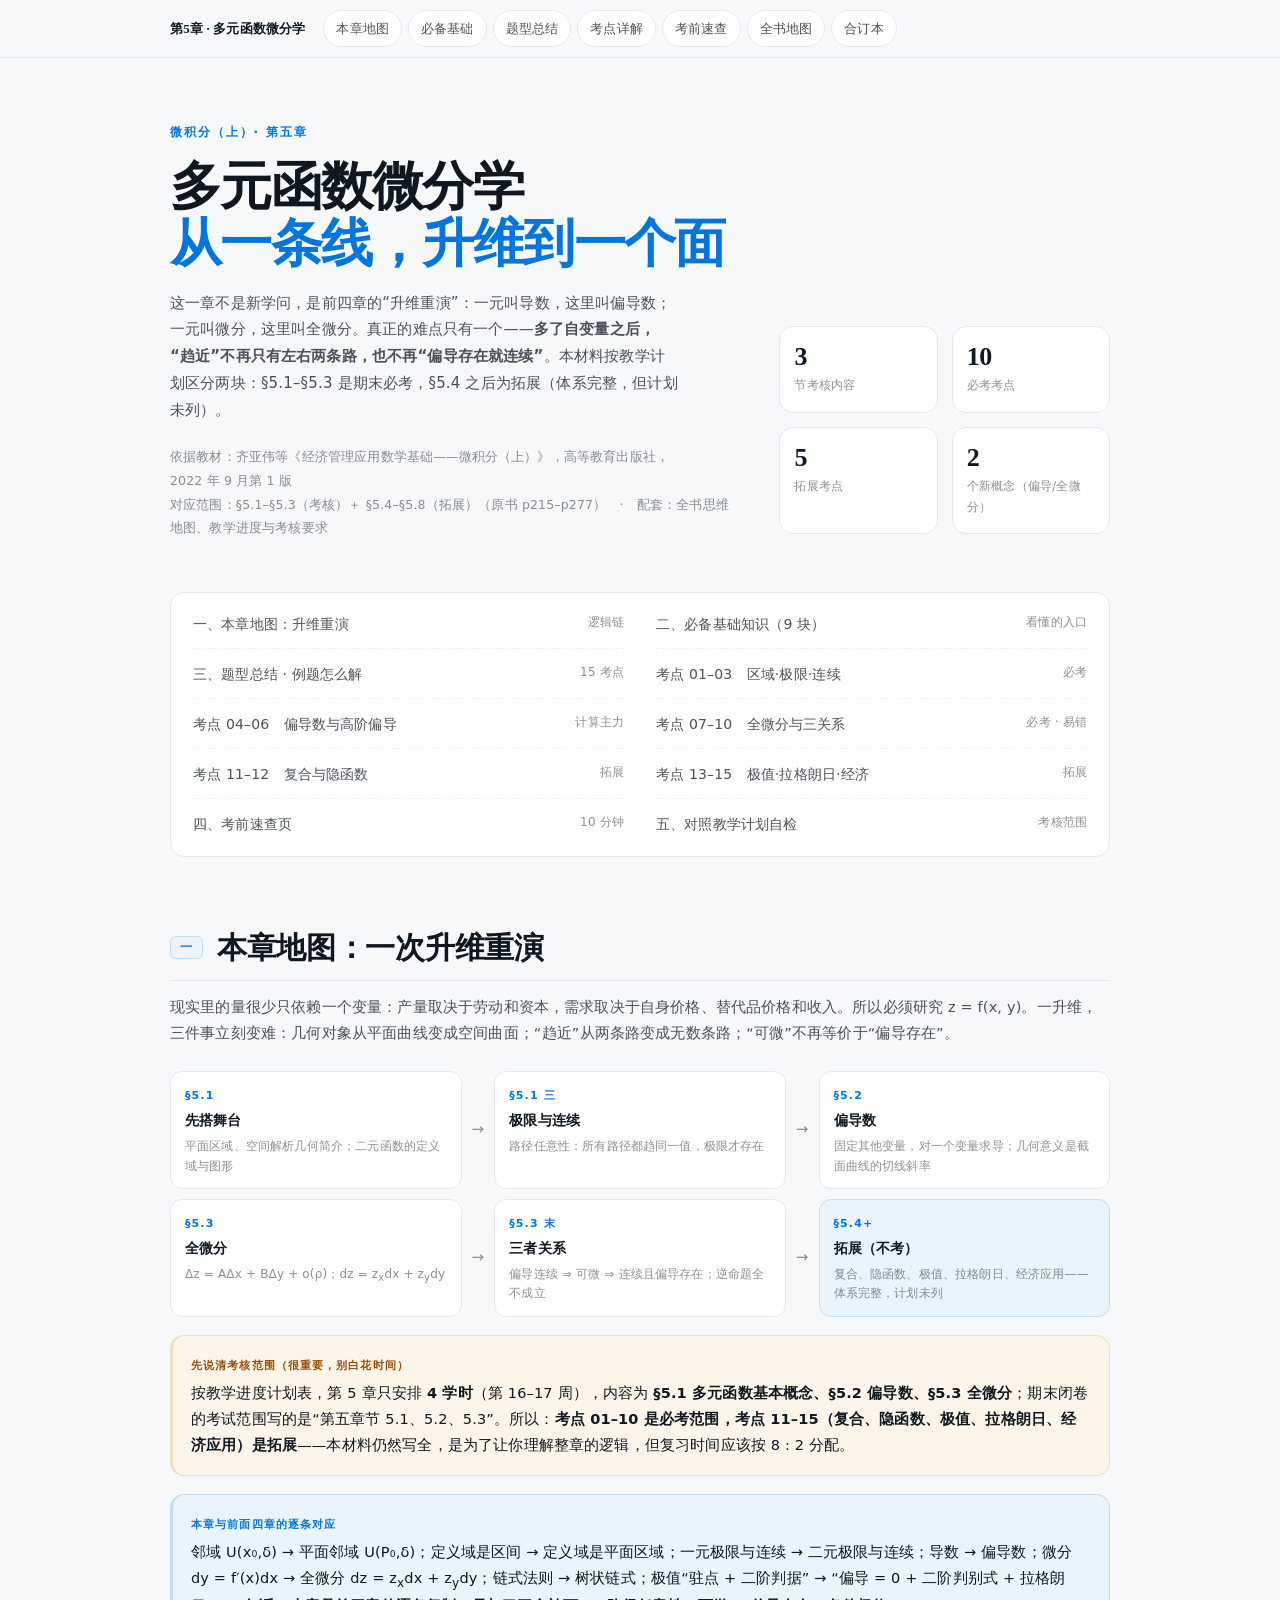
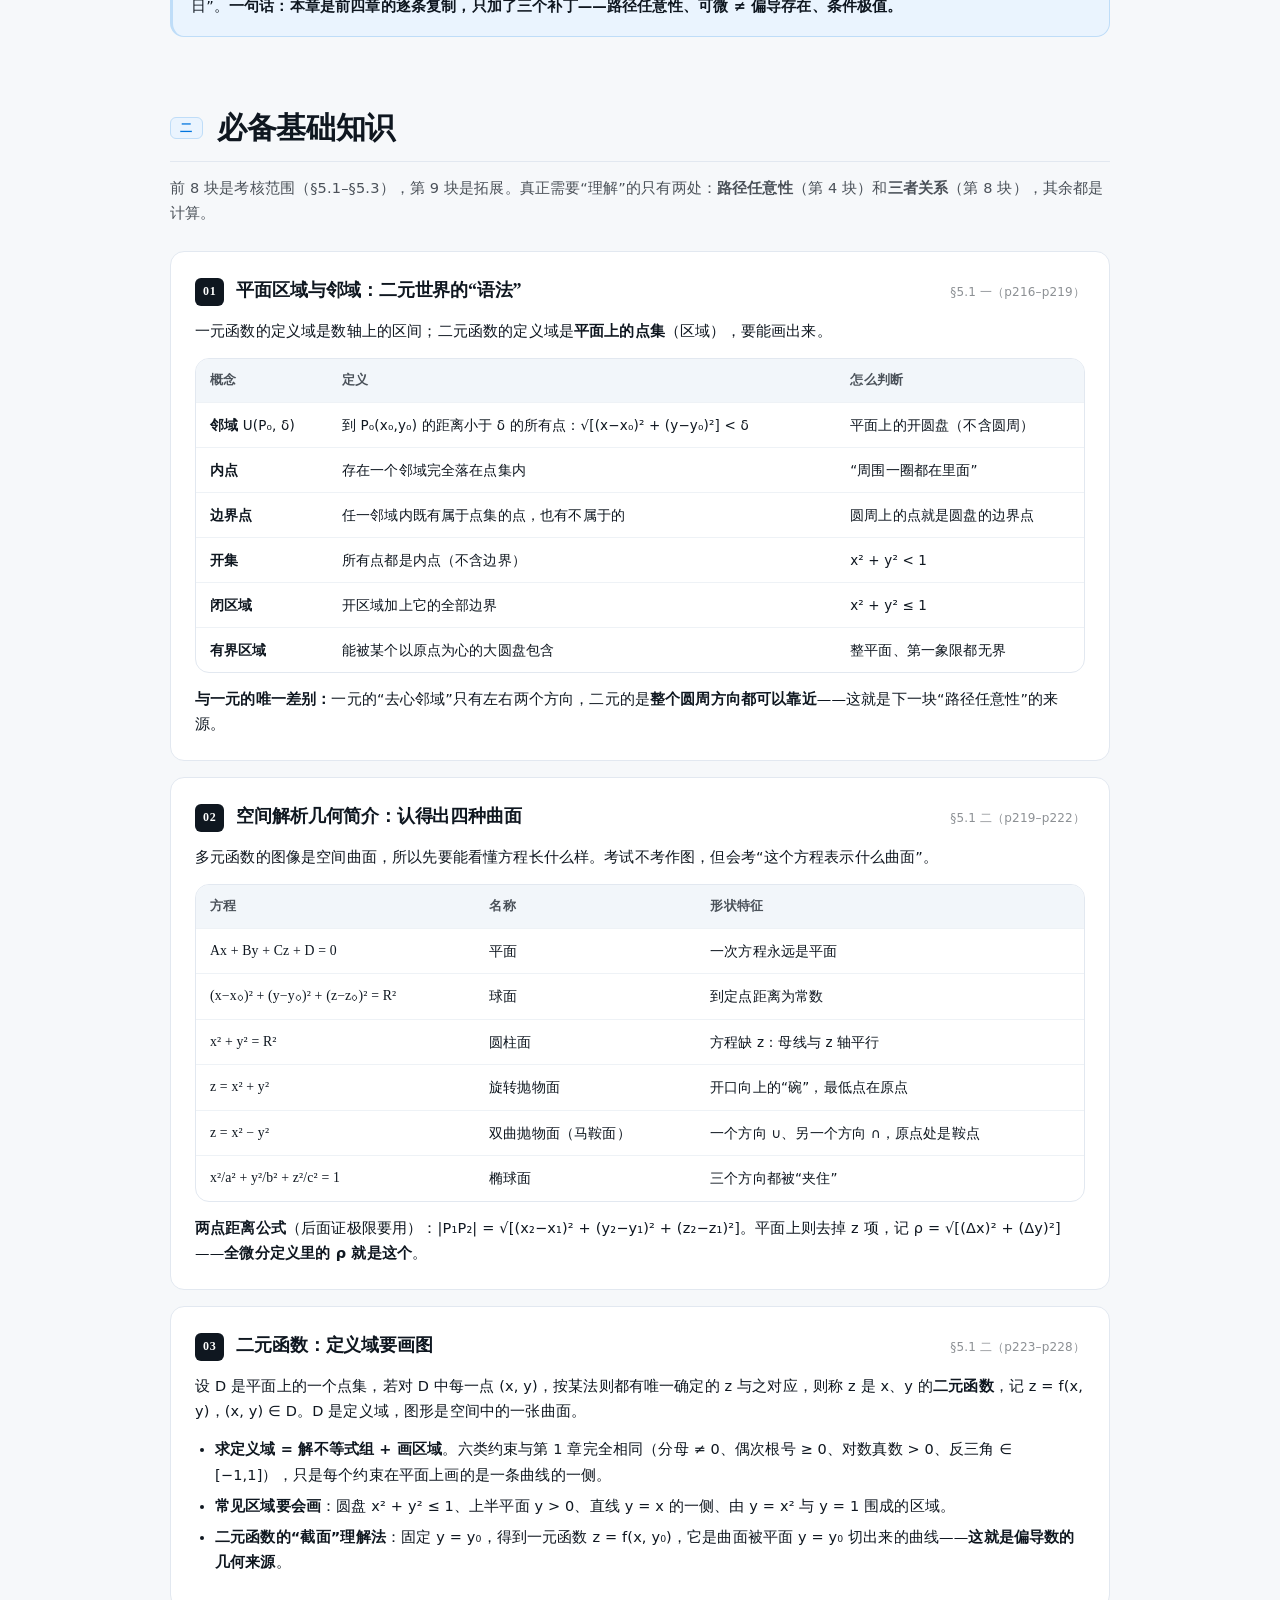
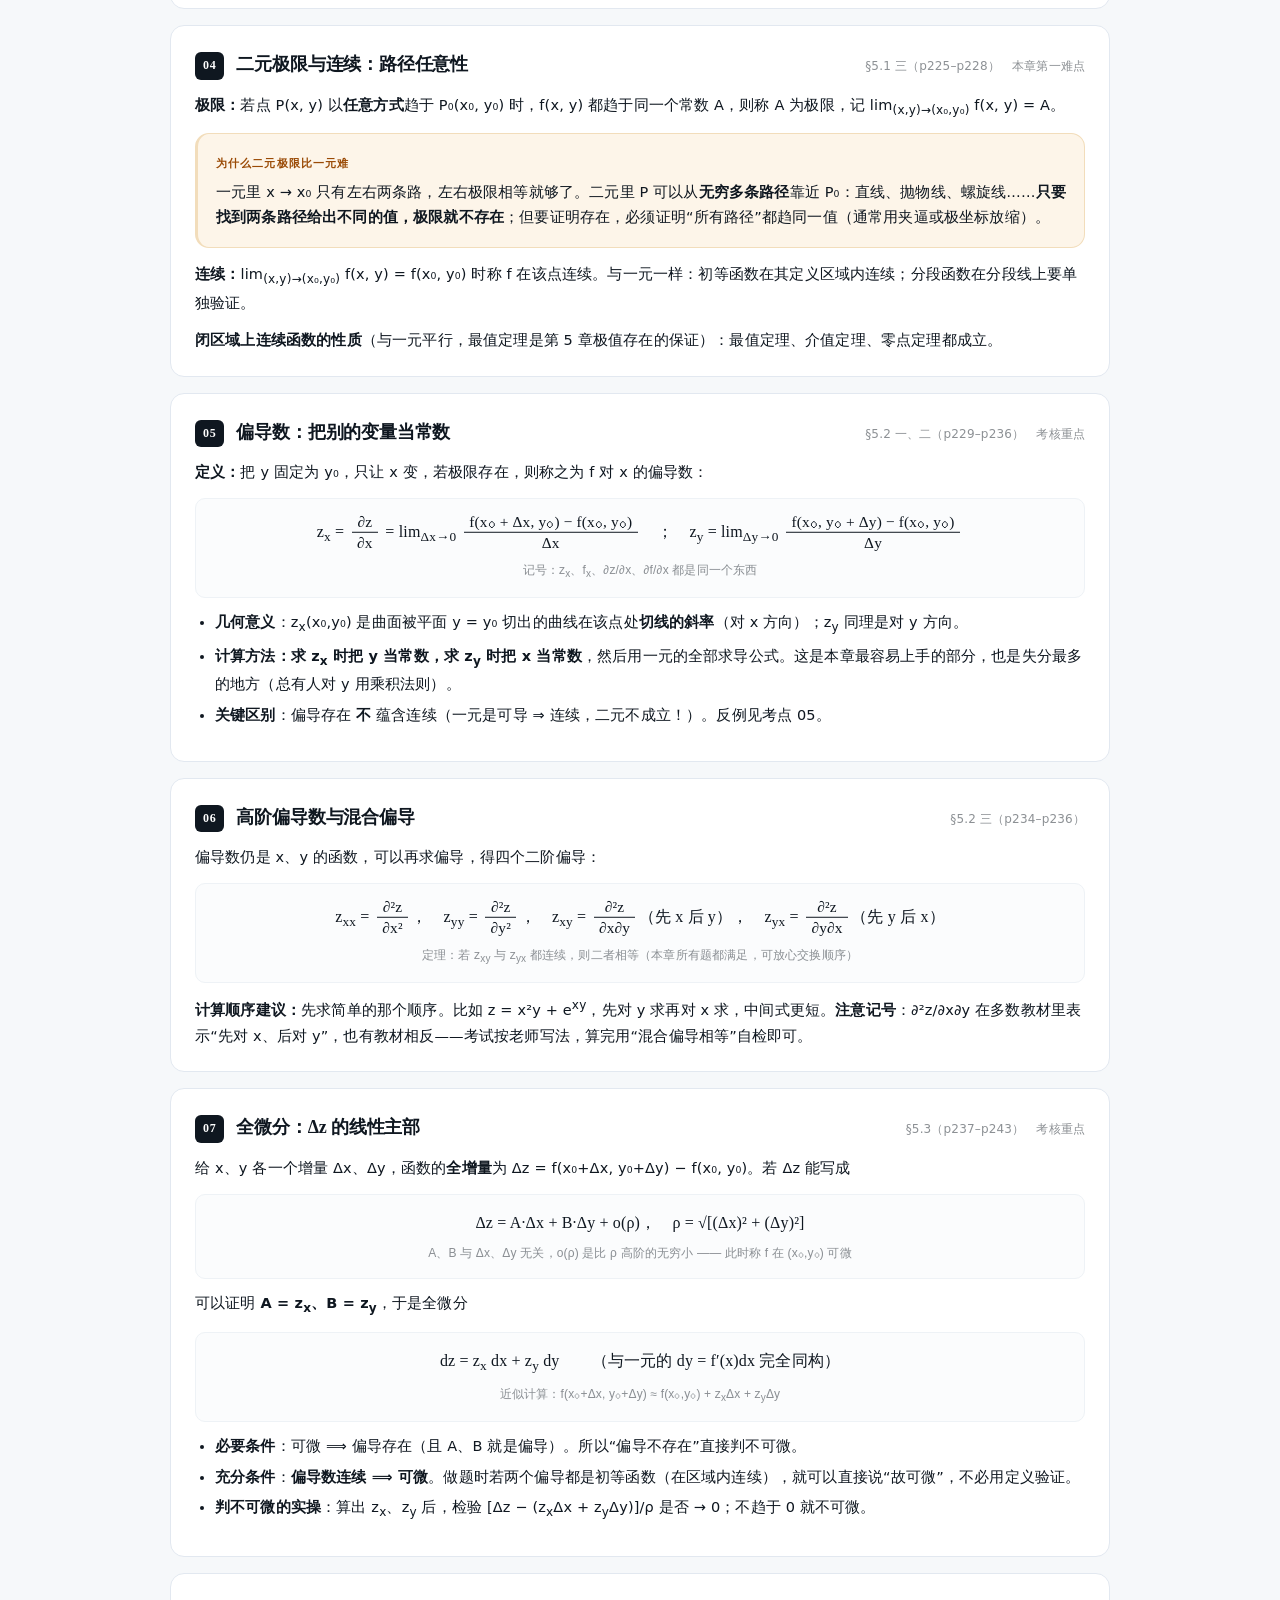
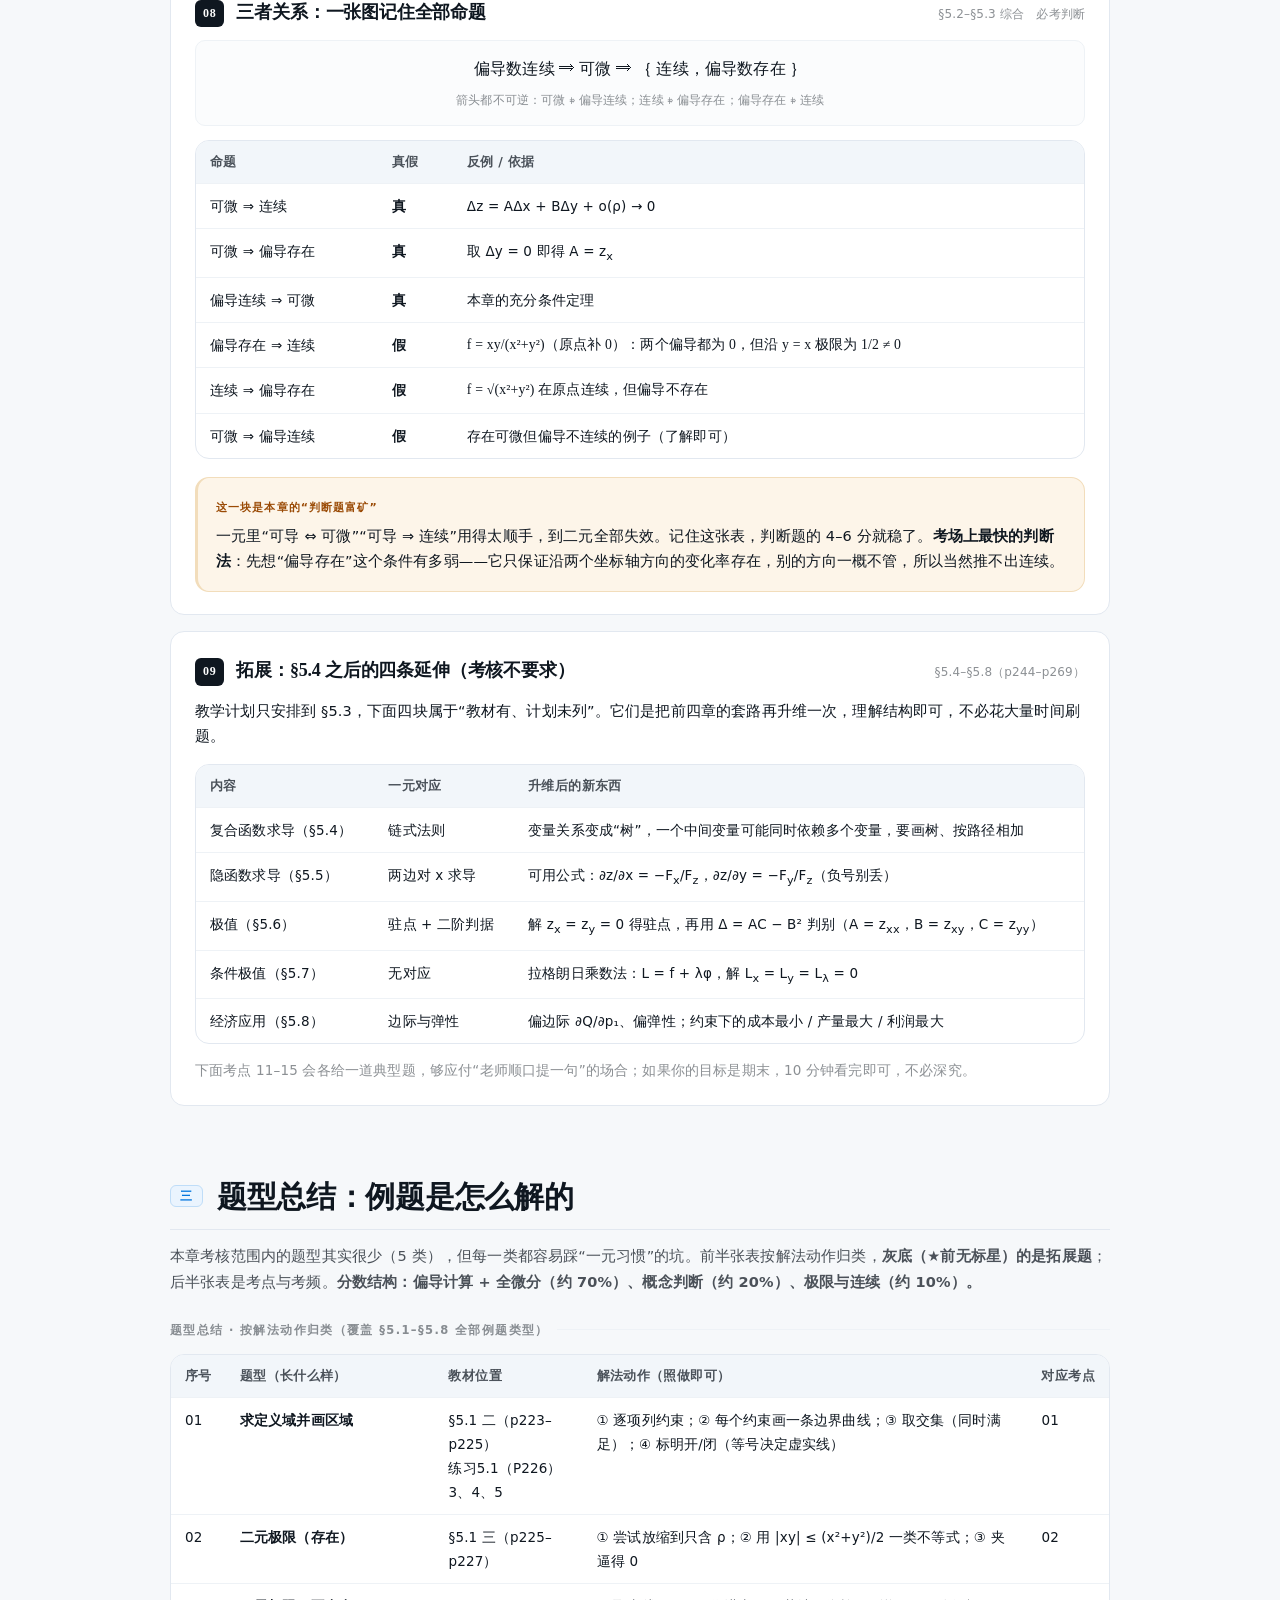
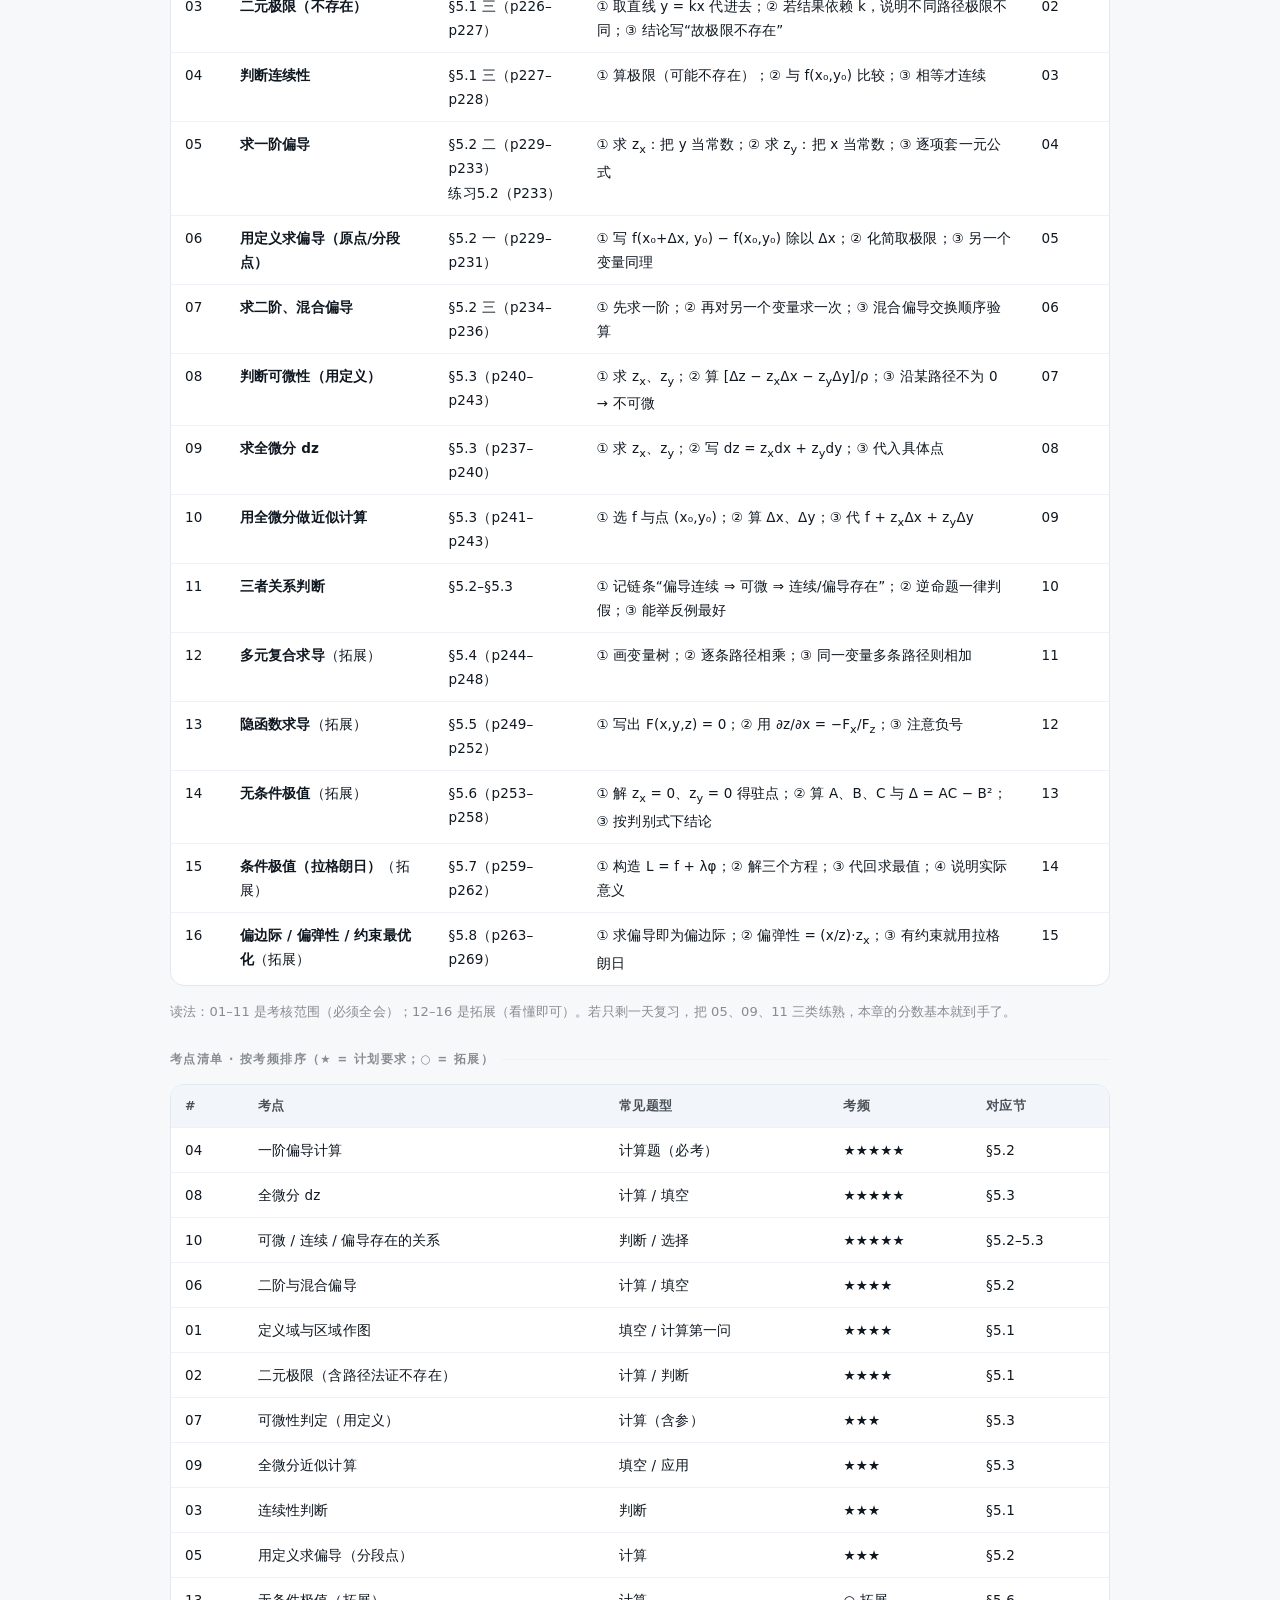
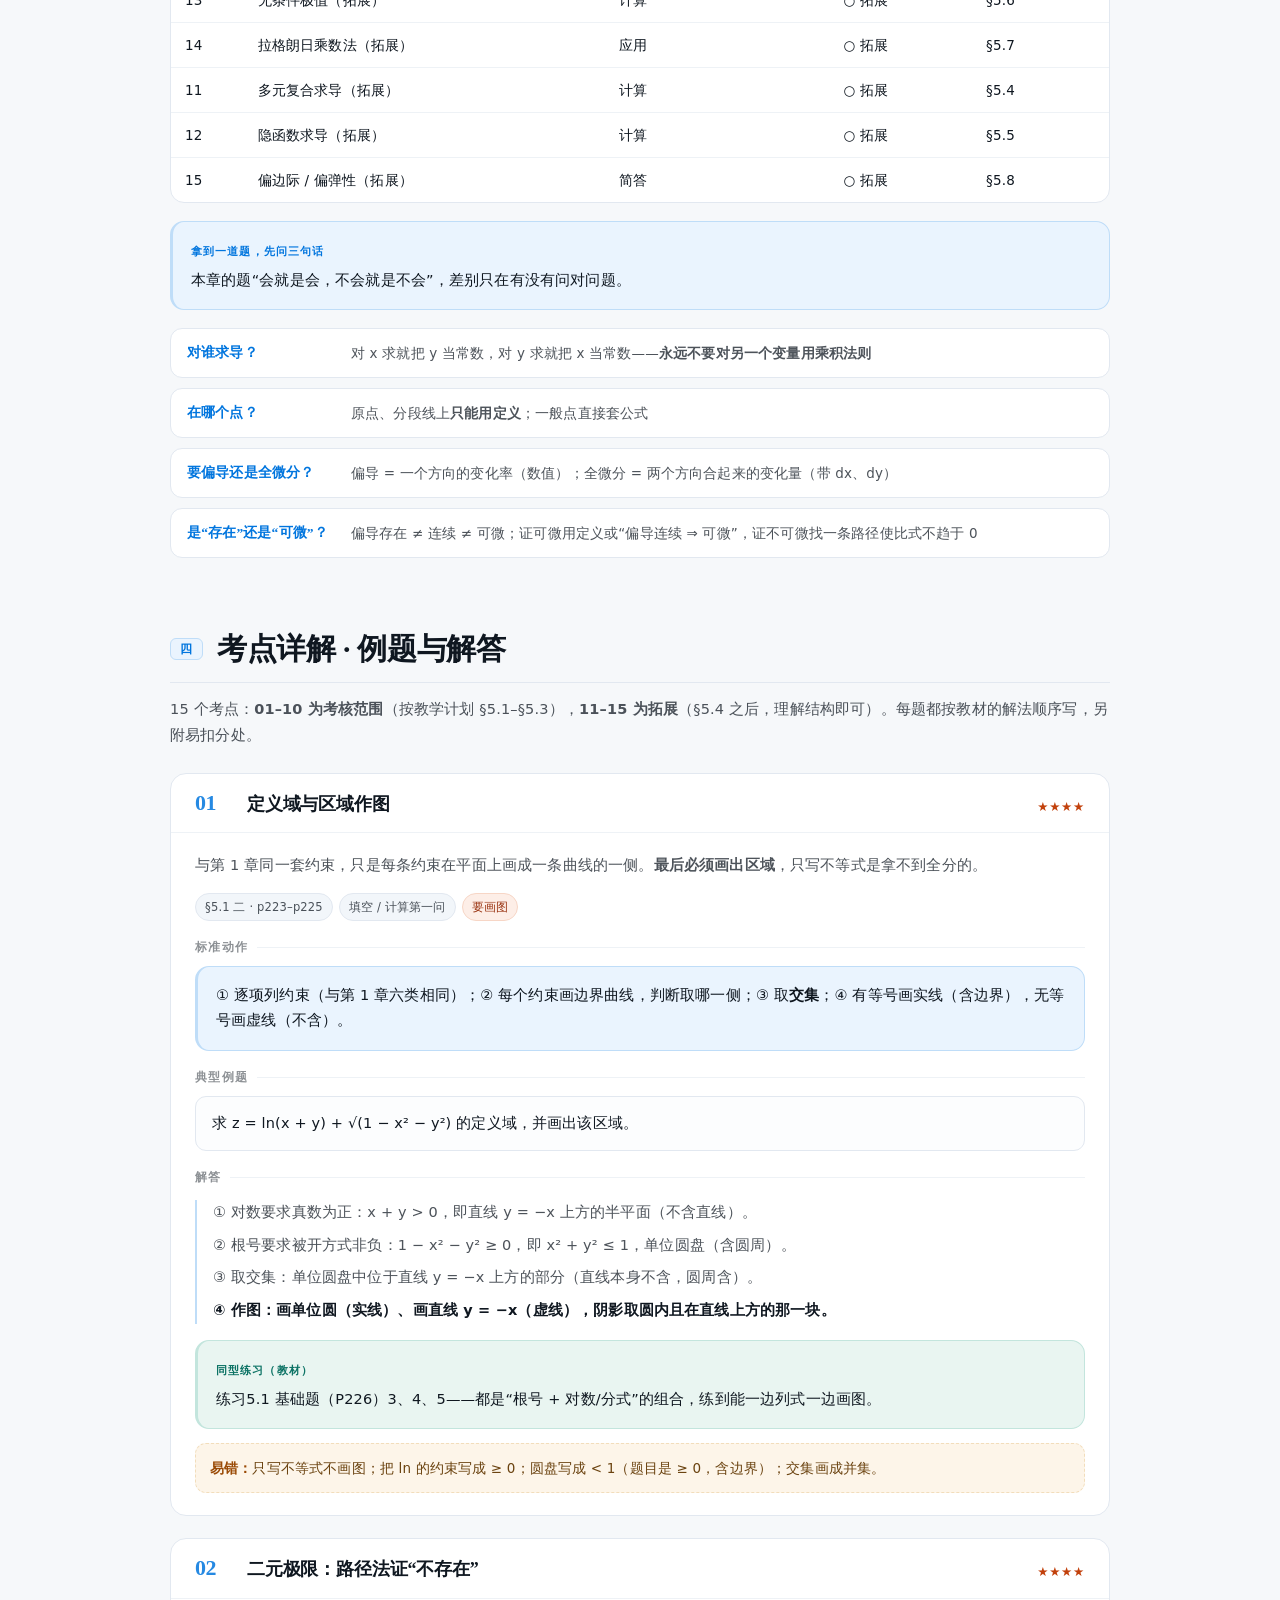
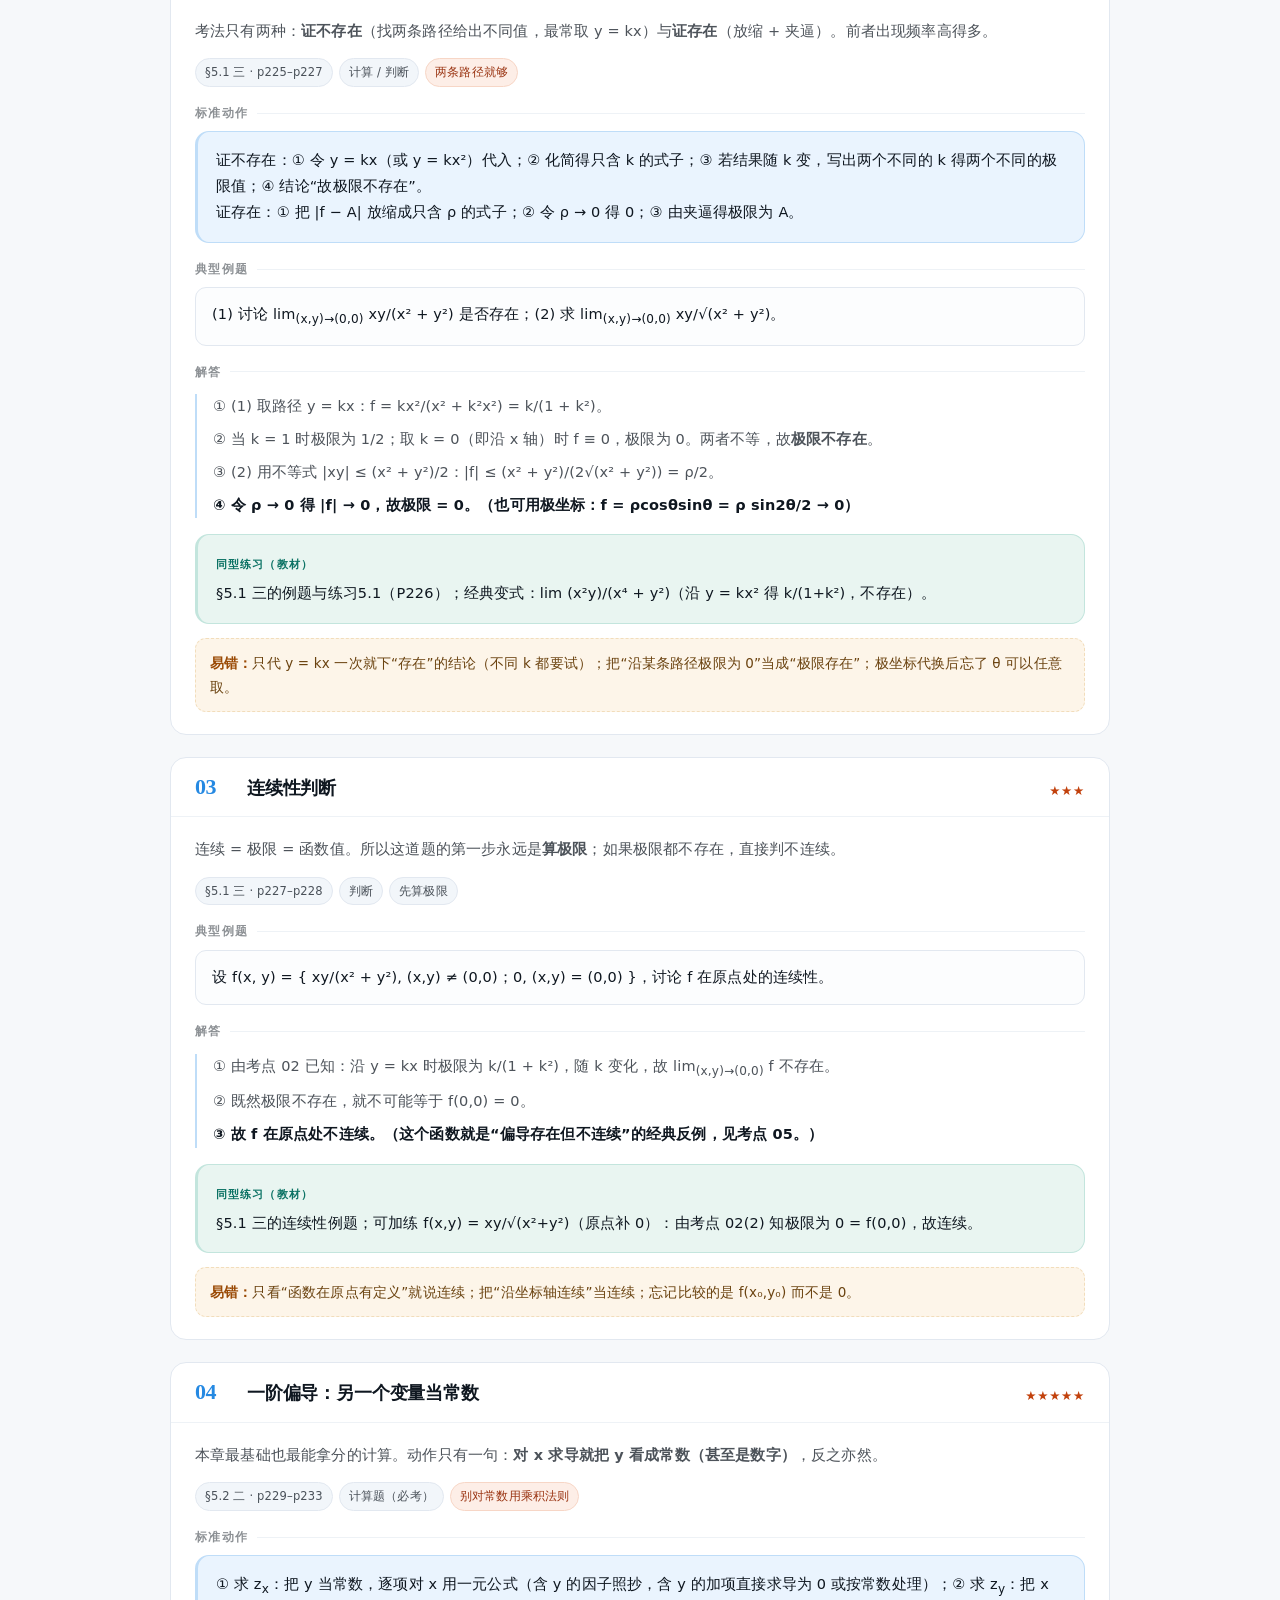
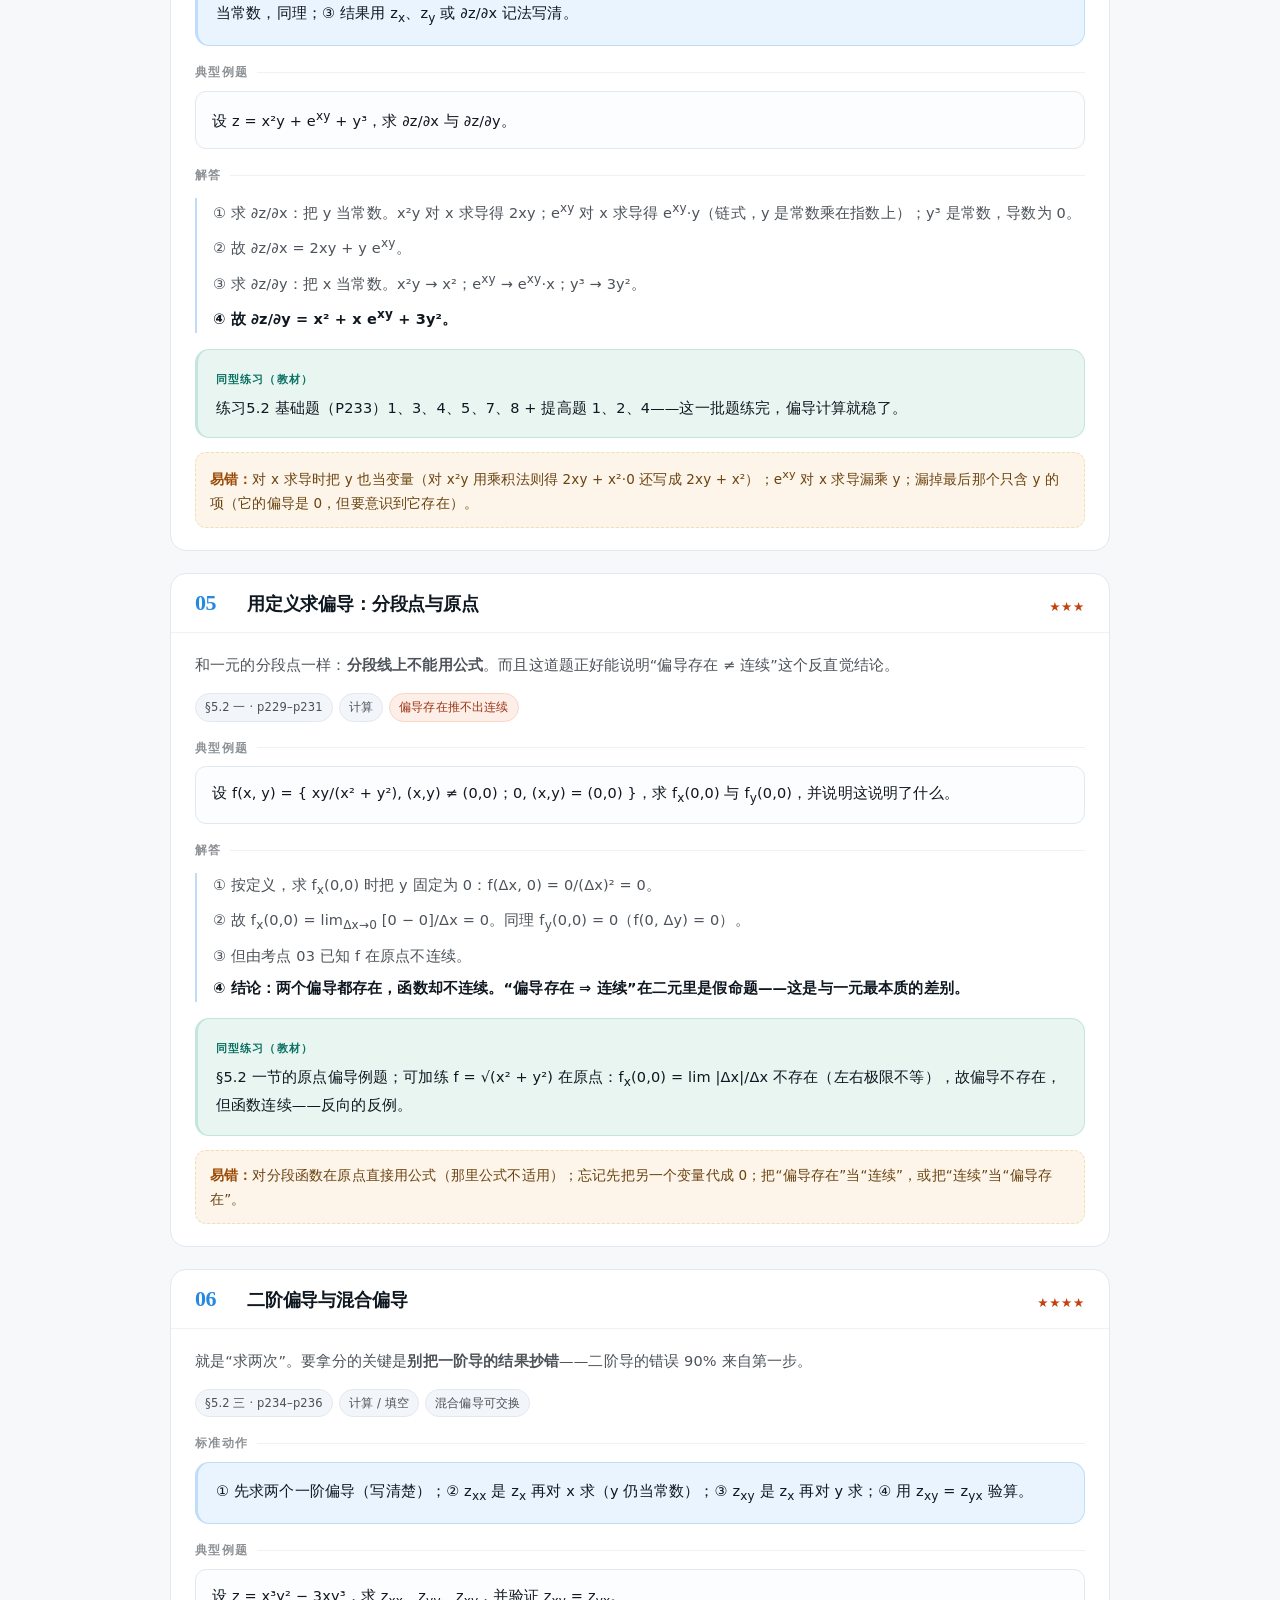
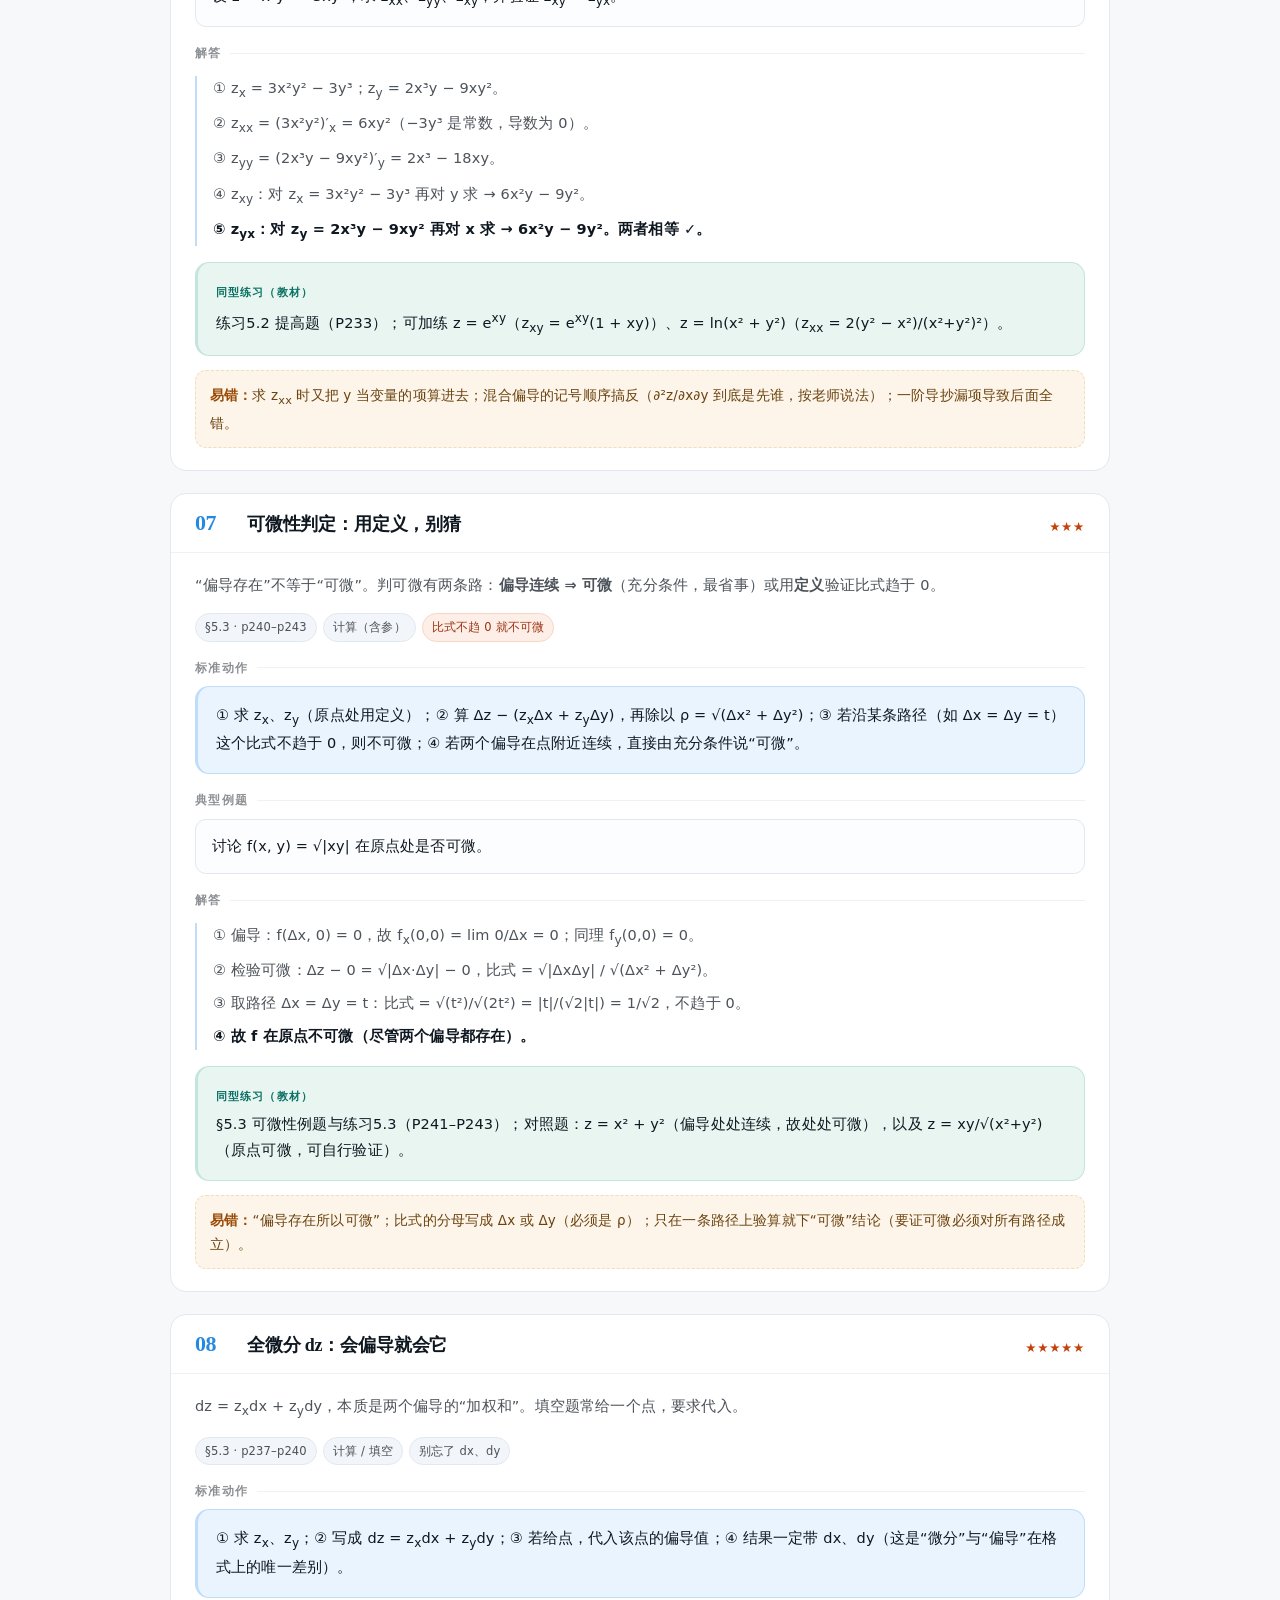
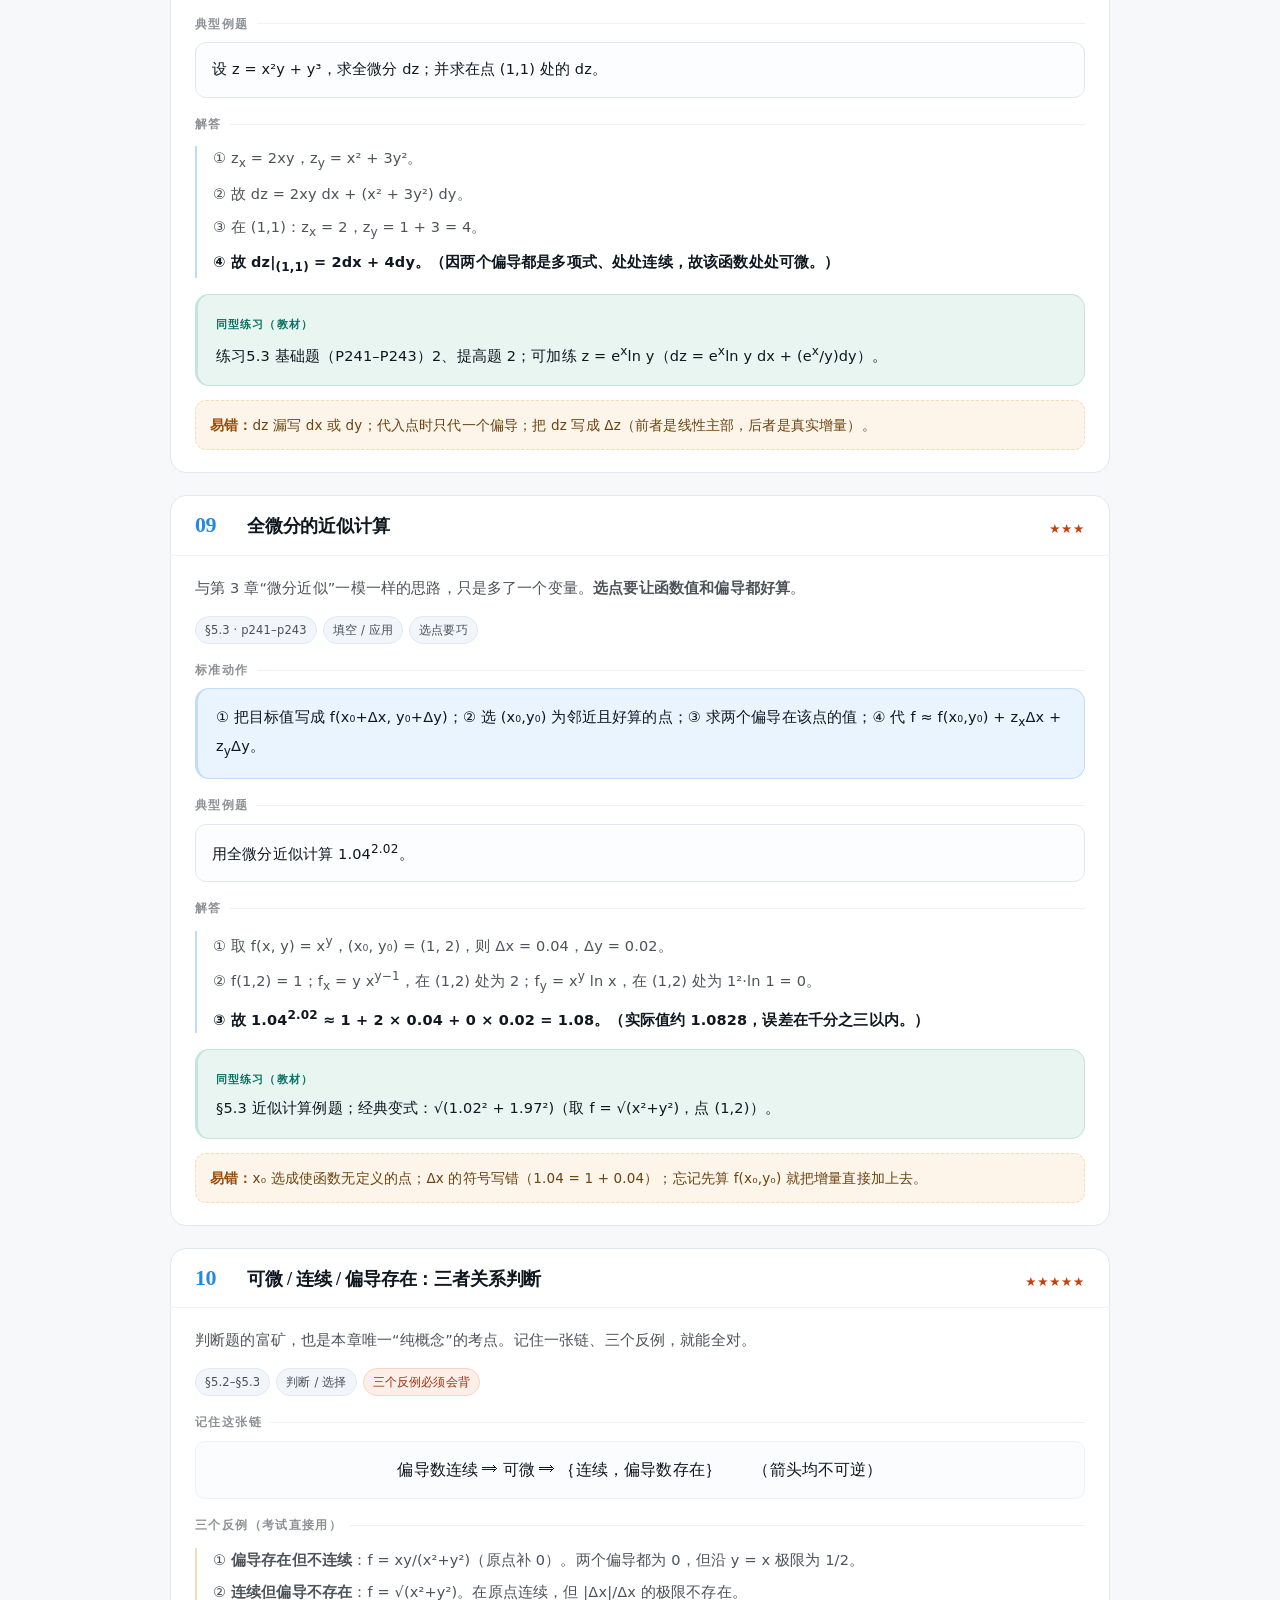
<file: ch5.html>
<!DOCTYPE html>
<html data-sp-mode="scroll" lang="zh-CN">
<head>
<meta charset="UTF-8">
<meta name="viewport" content="width=device-width, initial-scale=1">
<meta name="description" content="《经济管理应用数学基础——微积分（上）》第 1–5 章重点知识详解：必备基础、题型总结、考点拆解与考前速查，按教学进度计划表的考核范围组织。">
<title>第5章 多元函数微分学 · 重点知识详解</title>
<link rel="stylesheet" href="assets/css/base.css">
</head>
<body>
<nav class="topbar">
  <div class="topbar-in">
    <a class="brand" href="#top">第5章 · 多元函数微分学</a>
    <a href="#map">本章地图</a>
    <a href="#base">必备基础</a>
    <a href="#list">题型总结</a>
    <a href="#points">考点详解</a>
    <a href="#cheat">考前速查</a>
    <a href="overview.html">全书地图</a>
  <a href="index.html">合订本</a>
  </div>
</nav>

<div class="wrap" id="top">

  <!-- ================= HERO ================= -->
  <header class="hero">
    <div>
      <div class="kicker">微积分（上）· 第五章</div>
      <h1>多元函数微分学<br><em>从一条线，升维到一个面</em></h1>
      <p class="hero-sub">这一章不是新学问，是前四章的“升维重演”：一元叫导数，这里叫偏导数；一元叫微分，这里叫全微分。真正的难点只有一个——<b>多了自变量之后，“趋近”不再只有左右两条路，也不再“偏导存在就连续”</b>。本材料按教学计划区分两块：§5.1–§5.3 是期末必考，§5.4 之后为拓展（体系完整，但计划未列）。</p>
      <div class="hero-meta">
        依据教材：齐亚伟等《经济管理应用数学基础——微积分（上）》，高等教育出版社，2022&nbsp;年&nbsp;9&nbsp;月第&nbsp;1&nbsp;版<br>
        对应范围：§5.1–§5.3（考核）＋ §5.4–§5.8（拓展）（原书 p215–p277）　·　配套：全书思维地图、教学进度与考核要求
      </div>
    </div>
    <div class="statbox">
      <div class="stat"><div class="n">3</div><div class="l">节考核内容</div></div>
      <div class="stat"><div class="n">10</div><div class="l">必考考点</div></div>
      <div class="stat"><div class="n">5</div><div class="l">拓展考点</div></div>
      <div class="stat"><div class="n">2</div><div class="l">个新概念（偏导/全微分）</div></div>
    </div>
  </header>

  <!-- ================= 目录 ================= -->
  <section id="toc" style="margin-top:44px">
    <div class="toc">
      <a href="#map">一、本章地图：升维重演<span>逻辑链</span></a>
      <a href="#base">二、必备基础知识（9&nbsp;块）<span>看懂的入口</span></a>
      <a href="#list">三、题型总结 · 例题怎么解<span>15&nbsp;考点</span></a>
      <a href="#p1">考点&nbsp;01–03　区域·极限·连续<span>必考</span></a>
      <a href="#p4">考点&nbsp;04–06　偏导数与高阶偏导<span>计算主力</span></a>
      <a href="#p7">考点&nbsp;07–10　全微分与三关系<span>必考 · 易错</span></a>
      <a href="#p11">考点&nbsp;11–12　复合与隐函数<span>拓展</span></a>
      <a href="#p13">考点&nbsp;13–15　极值·拉格朗日·经济<span>拓展</span></a>
      <a href="#cheat">四、考前速查页<span>10&nbsp;分钟</span></a>
      <a href="#plan">五、对照教学计划自检<span>考核范围</span></a>
    </div>
  </section>

  <!-- ================= 本章地图 ================= -->
  <section id="map">
    <div class="sec-head"><div class="idx">一</div><h2>本章地图：一次升维重演</h2></div>
    <p class="sec-intro">现实里的量很少只依赖一个变量：产量取决于劳动和资本，需求取决于自身价格、替代品价格和收入。所以必须研究 z = f(x, y)。一升维，三件事立刻变难：几何对象从平面曲线变成空间曲面；“趋近”从两条路变成无数条路；“可微”不再等价于“偏导存在”。</p>

    <div class="chain">
      <div class="node"><div class="s">§5.1</div><div class="t">先搭舞台</div><div class="d">平面区域、空间解析几何简介；二元函数的定义域与图形</div></div>
      <div class="arrow">→</div>
      <div class="node"><div class="s">§5.1 三</div><div class="t">极限与连续</div><div class="d">路径任意性：所有路径都趋同一值，极限才存在</div></div>
      <div class="arrow">→</div>
      <div class="node"><div class="s">§5.2</div><div class="t">偏导数</div><div class="d">固定其他变量，对一个变量求导；几何意义是截面曲线的切线斜率</div></div>
    </div>
    <div class="chain" style="margin-top:10px">
      <div class="node"><div class="s">§5.3</div><div class="t">全微分</div><div class="d">Δz = AΔx + BΔy + o(ρ)；dz = z<sub>x</sub>dx + z<sub>y</sub>dy</div></div>
      <div class="arrow">→</div>
      <div class="node"><div class="s">§5.3 末</div><div class="t">三者关系</div><div class="d">偏导连续 ⇒ 可微 ⇒ 连续且偏导存在；逆命题全不成立</div></div>
      <div class="arrow">→</div>
      <div class="node" style="background:var(--accent-soft); border-color:var(--accent-line)"><div class="s">§5.4+</div><div class="t">拓展（不考）</div><div class="d">复合、隐函数、极值、拉格朗日、经济应用——体系完整，计划未列</div></div>
    </div>

    <div class="callout warn">
      <div class="tag">先说清考核范围（很重要，别白花时间）</div>
      <p>按教学进度计划表，第 5 章只安排 <b>4 学时</b>（第 16–17 周），内容为 <b>§5.1 多元函数基本概念、§5.2 偏导数、§5.3 全微分</b>；期末闭卷的考试范围写的是“第五章节 5.1、5.2、5.3”。所以：<b>考点 01–10 是必考范围，考点 11–15（复合、隐函数、极值、拉格朗日、经济应用）是拓展</b>——本材料仍然写全，是为了让你理解整章的逻辑，但复习时间应该按 8 : 2 分配。</p>
    </div>
    <div class="callout plain">
      <div class="tag">本章与前面四章的逐条对应</div>
      <p>邻域 U(x₀,δ) → 平面邻域 U(P₀,δ)；定义域是区间 → 定义域是平面区域；一元极限与连续 → 二元极限与连续；导数 → 偏导数；微分 dy = f′(x)dx → 全微分 dz = z<sub>x</sub>dx + z<sub>y</sub>dy；链式法则 → 树状链式；极值“驻点 + 二阶判据” → “偏导 = 0 + 二阶判别式 + 拉格朗日”。<b>一句话：本章是前四章的逐条复制，只加了三个补丁——路径任意性、可微 ≠ 偏导存在、条件极值。</b></p>
    </div>
  </section>

  <!-- ================= 必备基础知识 ================= -->
  <section id="base">
    <div class="sec-head"><div class="idx">二</div><h2>必备基础知识</h2></div>
    <p class="sec-intro">前 8 块是考核范围（§5.1–§5.3），第 9 块是拓展。真正需要“理解”的只有两处：<b>路径任意性</b>（第 4 块）和<b>三者关系</b>（第 8 块），其余都是计算。</p>

    <!-- KB1 -->
    <div class="kb">
      <div class="kb-h"><span class="no">01</span><h3>平面区域与邻域：二元世界的“语法”</h3><span class="p">§5.1 一（p216–p219）</span></div>
      <p>一元函数的定义域是数轴上的区间；二元函数的定义域是<b>平面上的点集</b>（区域），要能画出来。</p>
      <div class="tbl-wrap">
        <table>
          <thead><tr><th>概念</th><th>定义</th><th>怎么判断</th></tr></thead>
          <tbody>
            <tr><td><b>邻域</b> U(P₀, δ)</td><td>到 P₀(x₀,y₀) 的距离小于 δ 的所有点：√[(x−x₀)² + (y−y₀)²] &lt; δ</td><td>平面上的开圆盘（不含圆周）</td></tr>
            <tr><td><b>内点</b></td><td>存在一个邻域完全落在点集内</td><td>“周围一圈都在里面”</td></tr>
            <tr><td><b>边界点</b></td><td>任一邻域内既有属于点集的点，也有不属于的</td><td>圆周上的点就是圆盘的边界点</td></tr>
            <tr><td><b>开集</b></td><td>所有点都是内点（不含边界）</td><td>x² + y² &lt; 1</td></tr>
            <tr><td><b>闭区域</b></td><td>开区域加上它的全部边界</td><td>x² + y² ≤ 1</td></tr>
            <tr><td><b>有界区域</b></td><td>能被某个以原点为心的大圆盘包含</td><td>整平面、第一象限都无界</td></tr>
          </tbody>
        </table>
      </div>
      <p style="margin-bottom:0"><b>与一元的唯一差别：</b>一元的“去心邻域”只有左右两个方向，二元的是<b>整个圆周方向都可以靠近</b>——这就是下一块“路径任意性”的来源。</p>
    </div>

    <!-- KB2 -->
    <div class="kb">
      <div class="kb-h"><span class="no">02</span><h3>空间解析几何简介：认得出四种曲面</h3><span class="p">§5.1 二（p219–p222）</span></div>
      <p>多元函数的图像是空间曲面，所以先要能看懂方程长什么样。考试不考作图，但会考“这个方程表示什么曲面”。</p>
      <div class="tbl-wrap">
        <table>
          <thead><tr><th>方程</th><th>名称</th><th>形状特征</th></tr></thead>
          <tbody>
            <tr><td class="m">Ax + By + Cz + D = 0</td><td>平面</td><td>一次方程永远是平面</td></tr>
            <tr><td class="m">(x−x₀)² + (y−y₀)² + (z−z₀)² = R²</td><td>球面</td><td>到定点距离为常数</td></tr>
            <tr><td class="m">x² + y² = R²</td><td>圆柱面</td><td>方程缺 z：母线与 z 轴平行</td></tr>
            <tr><td class="m">z = x² + y²</td><td>旋转抛物面</td><td>开口向上的“碗”，最低点在原点</td></tr>
            <tr><td class="m">z = x² − y²</td><td>双曲抛物面（马鞍面）</td><td>一个方向 ∪、另一个方向 ∩，原点处是鞍点</td></tr>
            <tr><td class="m">x²/a² + y²/b² + z²/c² = 1</td><td>椭球面</td><td>三个方向都被“夹住”</td></tr>
          </tbody>
        </table>
      </div>
      <p style="margin-bottom:0"><b>两点距离公式</b>（后面证极限要用）：|P₁P₂| = √[(x₂−x₁)² + (y₂−y₁)² + (z₂−z₁)²]。平面上则去掉 z 项，记 ρ = √[(Δx)² + (Δy)²]——<b>全微分定义里的 ρ 就是这个</b>。</p>
    </div>

    <!-- KB3 -->
    <div class="kb">
      <div class="kb-h"><span class="no">03</span><h3>二元函数：定义域要画图</h3><span class="p">§5.1 二（p223–p228）</span></div>
      <p>设 D 是平面上的一个点集，若对 D 中每一点 (x, y)，按某法则都有唯一确定的 z 与之对应，则称 z 是 x、y 的<b>二元函数</b>，记 z = f(x, y)，(x, y) ∈ D。D 是定义域，图形是空间中的一张曲面。</p>
      <ul>
        <li><b>求定义域 = 解不等式组 + 画区域</b>。六类约束与第 1 章完全相同（分母 ≠ 0、偶次根号 ≥ 0、对数真数 &gt; 0、反三角 ∈ [−1,1]），只是每个约束在平面上画的是一条曲线的一侧。</li>
        <li><b>常见区域要会画</b>：圆盘 x² + y² ≤ 1、上半平面 y &gt; 0、直线 y = x 的一侧、由 y = x² 与 y = 1 围成的区域。</li>
        <li><b>二元函数的“截面”理解法</b>：固定 y = y₀，得到一元函数 z = f(x, y₀)，它是曲面被平面 y = y₀ 切出来的曲线——<b>这就是偏导数的几何来源</b>。</li>
      </ul>
    </div>

    <!-- KB4 -->
    <div class="kb">
      <div class="kb-h"><span class="no">04</span><h3>二元极限与连续：路径任意性</h3><span class="p">§5.1 三（p225–p228）　本章第一难点</span></div>
      <p><b>极限：</b>若点 P(x, y) 以<b>任意方式</b>趋于 P₀(x₀, y₀) 时，f(x, y) 都趋于同一个常数 A，则称 A 为极限，记 lim<sub>(x,y)→(x₀,y₀)</sub> f(x, y) = A。</p>
      <div class="callout warn" style="margin:0">
        <div class="tag">为什么二元极限比一元难</div>
        <p>一元里 x → x₀ 只有左右两条路，左右极限相等就够了。二元里 P 可以从<b>无穷多条路径</b>靠近 P₀：直线、抛物线、螺旋线……<b>只要找到两条路径给出不同的值，极限就不存在</b>；但要证明存在，必须证明“所有路径”都趋同一值（通常用夹逼或极坐标放缩）。</p>
      </div>
      <p style="margin-top:14px"><b>连续：</b>lim<sub>(x,y)→(x₀,y₀)</sub> f(x, y) = f(x₀, y₀) 时称 f 在该点连续。与一元一样：初等函数在其定义区域内连续；分段函数在分段线上要单独验证。</p>
      <p style="margin-bottom:0"><b>闭区域上连续函数的性质</b>（与一元平行，最值定理是第 5 章极值存在的保证）：最值定理、介值定理、零点定理都成立。</p>
    </div>

    <!-- KB5 -->
    <div class="kb">
      <div class="kb-h"><span class="no">05</span><h3>偏导数：把别的变量当常数</h3><span class="p">§5.2 一、二（p229–p236）　考核重点</span></div>
      <p><b>定义：</b>把 y 固定为 y₀，只让 x 变，若极限存在，则称之为 f 对 x 的偏导数：</p>
      <div class="eq">
        z<sub>x</sub> = <span class="frac"><span class="fn">∂z</span><span class="fd">∂x</span></span> = lim<sub>Δx→0</sub> <span class="frac"><span class="fn">f(x₀ + Δx, y₀) − f(x₀, y₀)</span><span class="fd">Δx</span></span>　；　z<sub>y</sub> = lim<sub>Δy→0</sub> <span class="frac"><span class="fn">f(x₀, y₀ + Δy) − f(x₀, y₀)</span><span class="fd">Δy</span></span>
        <span class="note">记号：z<sub>x</sub>、f<sub>x</sub>、∂z/∂x、∂f/∂x 都是同一个东西</span>
      </div>
      <ul>
        <li><b>几何意义</b>：z<sub>x</sub>(x₀,y₀) 是曲面被平面 y = y₀ 切出的曲线在该点处<b>切线的斜率</b>（对 x 方向）；z<sub>y</sub> 同理是对 y 方向。</li>
        <li><b>计算方法：求 z<sub>x</sub> 时把 y 当常数，求 z<sub>y</sub> 时把 x 当常数</b>，然后用一元的全部求导公式。这是本章最容易上手的部分，也是失分最多的地方（总有人对 y 用乘积法则）。</li>
        <li><b>关键区别</b>：偏导存在 <b>不</b> 蕴含连续（一元是可导 ⇒ 连续，二元不成立！）。反例见考点 05。</li>
      </ul>
    </div>

    <!-- KB6 -->
    <div class="kb">
      <div class="kb-h"><span class="no">06</span><h3>高阶偏导数与混合偏导</h3><span class="p">§5.2 三（p234–p236）</span></div>
      <p>偏导数仍是 x、y 的函数，可以再求偏导，得四个二阶偏导：</p>
      <div class="eq">
        z<sub>xx</sub> = <span class="frac"><span class="fn">∂²z</span><span class="fd">∂x²</span></span>，　z<sub>yy</sub> = <span class="frac"><span class="fn">∂²z</span><span class="fd">∂y²</span></span>，　z<sub>xy</sub> = <span class="frac"><span class="fn">∂²z</span><span class="fd">∂x∂y</span></span>（先 x 后 y），　z<sub>yx</sub> = <span class="frac"><span class="fn">∂²z</span><span class="fd">∂y∂x</span></span>（先 y 后 x）
        <span class="note">定理：若 z<sub>xy</sub> 与 z<sub>yx</sub> 都连续，则二者相等（本章所有题都满足，可放心交换顺序）</span>
      </div>
      <p style="margin-bottom:0"><b>计算顺序建议：</b>先求简单的那个顺序。比如 z = x²y + e<sup>xy</sup>，先对 y 求再对 x 求，中间式更短。<b>注意记号</b>：∂²z/∂x∂y 在多数教材里表示“先对 x、后对 y”，也有教材相反——考试按老师写法，算完用“混合偏导相等”自检即可。</p>
    </div>

    <!-- KB7 -->
    <div class="kb">
      <div class="kb-h"><span class="no">07</span><h3>全微分：Δz 的线性主部</h3><span class="p">§5.3（p237–p243）　考核重点</span></div>
      <p>给 x、y 各一个增量 Δx、Δy，函数的<b>全增量</b>为 Δz = f(x₀+Δx, y₀+Δy) − f(x₀, y₀)。若 Δz 能写成</p>
      <div class="eq">
        Δz = A·Δx + B·Δy + o(ρ)，　ρ = √[(Δx)² + (Δy)²]
        <span class="note">A、B 与 Δx、Δy 无关，o(ρ) 是比 ρ 高阶的无穷小 —— 此时称 f 在 (x₀,y₀) 可微</span>
      </div>
      <p>可以证明 <b>A = z<sub>x</sub>、B = z<sub>y</sub></b>，于是全微分</p>
      <div class="eq">
        dz = z<sub>x</sub> dx + z<sub>y</sub> dy　　（与一元的 dy = f′(x)dx 完全同构）
        <span class="note">近似计算：f(x₀+Δx, y₀+Δy) ≈ f(x₀,y₀) + z<sub>x</sub>Δx + z<sub>y</sub>Δy</span>
      </div>
      <ul>
        <li><b>必要条件</b>：可微 ⟹ 偏导存在（且 A、B 就是偏导）。所以“偏导不存在”直接判不可微。</li>
        <li><b>充分条件</b>：<b>偏导数连续 ⟹ 可微</b>。做题时若两个偏导都是初等函数（在区域内连续），就可以直接说“故可微”，不必用定义验证。</li>
        <li><b>判不可微的实操</b>：算出 z<sub>x</sub>、z<sub>y</sub> 后，检验 [Δz − (z<sub>x</sub>Δx + z<sub>y</sub>Δy)]/ρ 是否 → 0；不趋于 0 就不可微。</li>
      </ul>
    </div>

    <!-- KB8 -->
    <div class="kb">
      <div class="kb-h"><span class="no">08</span><h3>三者关系：一张图记住全部命题</h3><span class="p">§5.2–§5.3 综合　必考判断</span></div>
      <div class="eq">
        偏导数连续 ⟹ 可微 ⟹ ｛ 连续，偏导数存在 ｝
        <span class="note">箭头都不可逆：可微 ⇏ 偏导连续；连续 ⇏ 偏导存在；偏导存在 ⇏ 连续</span>
      </div>
      <div class="tbl-wrap">
        <table>
          <thead><tr><th>命题</th><th>真假</th><th>反例 / 依据</th></tr></thead>
          <tbody>
            <tr><td>可微 ⇒ 连续</td><td><b>真</b></td><td>Δz = AΔx + BΔy + o(ρ) → 0</td></tr>
            <tr><td>可微 ⇒ 偏导存在</td><td><b>真</b></td><td>取 Δy = 0 即得 A = z<sub>x</sub></td></tr>
            <tr><td>偏导连续 ⇒ 可微</td><td><b>真</b></td><td>本章的充分条件定理</td></tr>
            <tr><td>偏导存在 ⇒ 连续</td><td><b>假</b></td><td class="m">f = xy/(x²+y²)（原点补 0）：两个偏导都为 0，但沿 y = x 极限为 1/2 ≠ 0</td></tr>
            <tr><td>连续 ⇒ 偏导存在</td><td><b>假</b></td><td class="m">f = √(x²+y²) 在原点连续，但偏导不存在</td></tr>
            <tr><td>可微 ⇒ 偏导连续</td><td><b>假</b></td><td>存在可微但偏导不连续的例子（了解即可）</td></tr>
          </tbody>
        </table>
      </div>
      <div class="callout warn" style="margin-bottom:0">
        <div class="tag">这一块是本章的“判断题富矿”</div>
        <p>一元里“可导 ⇔ 可微”“可导 ⇒ 连续”用得太顺手，到二元全部失效。记住这张表，判断题的 4–6 分就稳了。<b>考场上最快的判断法</b>：先想“偏导存在”这个条件有多弱——它只保证沿两个坐标轴方向的变化率存在，别的方向一概不管，所以当然推不出连续。</p>
      </div>
    </div>

    <!-- KB9 -->
    <div class="kb">
      <div class="kb-h"><span class="no">09</span><h3>拓展：§5.4 之后的四条延伸（考核不要求）</h3><span class="p">§5.4–§5.8（p244–p269）</span></div>
      <p>教学计划只安排到 §5.3，下面四块属于“教材有、计划未列”。它们是把前四章的套路再升维一次，理解结构即可，不必花大量时间刷题。</p>
      <div class="tbl-wrap">
        <table>
          <thead><tr><th>内容</th><th>一元对应</th><th>升维后的新东西</th></tr></thead>
          <tbody>
            <tr><td>复合函数求导（§5.4）</td><td>链式法则</td><td>变量关系变成“树”，一个中间变量可能同时依赖多个变量，要画树、按路径相加</td></tr>
            <tr><td>隐函数求导（§5.5）</td><td>两边对 x 求导</td><td>可用公式：∂z/∂x = −F<sub>x</sub>/F<sub>z</sub>，∂z/∂y = −F<sub>y</sub>/F<sub>z</sub>（负号别丢）</td></tr>
            <tr><td>极值（§5.6）</td><td>驻点 + 二阶判据</td><td>解 z<sub>x</sub> = z<sub>y</sub> = 0 得驻点，再用 Δ = AC − B² 判别（A = z<sub>xx</sub>，B = z<sub>xy</sub>，C = z<sub>yy</sub>）</td></tr>
            <tr><td>条件极值（§5.7）</td><td>无对应</td><td>拉格朗日乘数法：L = f + λφ，解 L<sub>x</sub> = L<sub>y</sub> = L<sub>λ</sub> = 0</td></tr>
            <tr><td>经济应用（§5.8）</td><td>边际与弹性</td><td>偏边际 ∂Q/∂p₁、偏弹性；约束下的成本最小 / 产量最大 / 利润最大</td></tr>
          </tbody>
        </table>
      </div>
      <p style="margin-bottom:0; font-size:13.5px; color:var(--ink3)">下面考点 11–15 会各给一道典型题，够应付“老师顺口提一句”的场合；如果你的目标是期末，10 分钟看完即可，不必深究。</p>
    </div>
  </section>

  <!-- ================= 题型总结 ================= -->
  <section id="list">
    <div class="sec-head"><div class="idx">三</div><h2>题型总结：例题是怎么解的</h2></div>
    <p class="sec-intro">本章考核范围内的题型其实很少（5 类），但每一类都容易踩“一元习惯”的坑。前半张表按解法动作归类，<b>灰底（★前无标星）的是拓展题</b>；后半张表是考点与考频。<b>分数结构：偏导计算 + 全微分（约 70%）、概念判断（约 20%）、极限与连续（约 10%）。</b></p>

    <div class="blk">
      <div class="blk-t">题型总结 · 按解法动作归类（覆盖 §5.1–§5.8 全部例题类型）</div>
      <div class="tbl-wrap">
        <table>
          <thead><tr><th>序号</th><th>题型（长什么样）</th><th>教材位置</th><th>解法动作（照做即可）</th><th>对应考点</th></tr></thead>
          <tbody>
            <tr><td>01</td><td><b>求定义域并画区域</b></td><td>§5.1 二（p223–p225）<br>练习5.1（P226）3、4、5</td><td>① 逐项列约束；② 每个约束画一条边界曲线；③ 取交集（同时满足）；④ 标明开/闭（等号决定虚实线）</td><td>01</td></tr>
            <tr><td>02</td><td><b>二元极限（存在）</b></td><td>§5.1 三（p225–p227）</td><td>① 尝试放缩到只含 ρ；② 用 |xy| ≤ (x²+y²)/2 一类不等式；③ 夹逼得 0</td><td>02</td></tr>
            <tr><td>03</td><td><b>二元极限（不存在）</b></td><td>§5.1 三（p226–p227）</td><td>① 取直线 y = kx 代进去；② 若结果依赖 k，说明不同路径极限不同；③ 结论写“故极限不存在”</td><td>02</td></tr>
            <tr><td>04</td><td><b>判断连续性</b></td><td>§5.1 三（p227–p228）</td><td>① 算极限（可能不存在）；② 与 f(x₀,y₀) 比较；③ 相等才连续</td><td>03</td></tr>
            <tr><td>05</td><td><b>求一阶偏导</b></td><td>§5.2 二（p229–p233）<br>练习5.2（P233）</td><td>① 求 z<sub>x</sub>：把 y 当常数；② 求 z<sub>y</sub>：把 x 当常数；③ 逐项套一元公式</td><td>04</td></tr>
            <tr><td>06</td><td><b>用定义求偏导（原点/分段点）</b></td><td>§5.2 一（p229–p231）</td><td>① 写 f(x₀+Δx, y₀) − f(x₀,y₀) 除以 Δx；② 化简取极限；③ 另一个变量同理</td><td>05</td></tr>
            <tr><td>07</td><td><b>求二阶、混合偏导</b></td><td>§5.2 三（p234–p236）</td><td>① 先求一阶；② 再对另一个变量求一次；③ 混合偏导交换顺序验算</td><td>06</td></tr>
            <tr><td>08</td><td><b>判断可微性（用定义）</b></td><td>§5.3（p240–p243）</td><td>① 求 z<sub>x</sub>、z<sub>y</sub>；② 算 [Δz − z<sub>x</sub>Δx − z<sub>y</sub>Δy]/ρ；③ 沿某路径不为 0 → 不可微</td><td>07</td></tr>
            <tr><td>09</td><td><b>求全微分 dz</b></td><td>§5.3（p237–p240）</td><td>① 求 z<sub>x</sub>、z<sub>y</sub>；② 写 dz = z<sub>x</sub>dx + z<sub>y</sub>dy；③ 代入具体点</td><td>08</td></tr>
            <tr><td>10</td><td><b>用全微分做近似计算</b></td><td>§5.3（p241–p243）</td><td>① 选 f 与点 (x₀,y₀)；② 算 Δx、Δy；③ 代 f + z<sub>x</sub>Δx + z<sub>y</sub>Δy</td><td>09</td></tr>
            <tr><td>11</td><td><b>三者关系判断</b></td><td>§5.2–§5.3</td><td>① 记链条“偏导连续 ⇒ 可微 ⇒ 连续/偏导存在”；② 逆命题一律判假；③ 能举反例最好</td><td>10</td></tr>
            <tr><td>12</td><td><b>多元复合求导</b>（拓展）</td><td>§5.4（p244–p248）</td><td>① 画变量树；② 逐条路径相乘；③ 同一变量多条路径则相加</td><td>11</td></tr>
            <tr><td>13</td><td><b>隐函数求导</b>（拓展）</td><td>§5.5（p249–p252）</td><td>① 写出 F(x,y,z) = 0；② 用 ∂z/∂x = −F<sub>x</sub>/F<sub>z</sub>；③ 注意负号</td><td>12</td></tr>
            <tr><td>14</td><td><b>无条件极值</b>（拓展）</td><td>§5.6（p253–p258）</td><td>① 解 z<sub>x</sub> = 0、z<sub>y</sub> = 0 得驻点；② 算 A、B、C 与 Δ = AC − B²；③ 按判别式下结论</td><td>13</td></tr>
            <tr><td>15</td><td><b>条件极值（拉格朗日）</b>（拓展）</td><td>§5.7（p259–p262）</td><td>① 构造 L = f + λφ；② 解三个方程；③ 代回求最值；④ 说明实际意义</td><td>14</td></tr>
            <tr><td>16</td><td><b>偏边际 / 偏弹性 / 约束最优化</b>（拓展）</td><td>§5.8（p263–p269）</td><td>① 求偏导即为偏边际；② 偏弹性 = (x/z)·z<sub>x</sub>；③ 有约束就用拉格朗日</td><td>15</td></tr>
          </tbody>
        </table>
      </div>
      <p style="font-size:13px; color:var(--ink3); margin:8px 0 0">读法：01–11 是考核范围（必须全会）；12–16 是拓展（看懂即可）。若只剩一天复习，把 05、09、11 三类练熟，本章的分数基本就到手了。</p>
    </div>

    <div class="blk-t" style="margin-top:26px">考点清单 · 按考频排序（★ = 计划要求；○ = 拓展）</div>
    <div class="tbl-wrap">
      <table>
        <thead><tr><th>#</th><th>考点</th><th>常见题型</th><th>考频</th><th>对应节</th></tr></thead>
        <tbody>
          <tr><td>04</td><td>一阶偏导计算</td><td>计算题（必考）</td><td>★★★★★</td><td>§5.2</td></tr>
          <tr><td>08</td><td>全微分 dz</td><td>计算 / 填空</td><td>★★★★★</td><td>§5.3</td></tr>
          <tr><td>10</td><td>可微 / 连续 / 偏导存在的关系</td><td>判断 / 选择</td><td>★★★★★</td><td>§5.2–5.3</td></tr>
          <tr><td>06</td><td>二阶与混合偏导</td><td>计算 / 填空</td><td>★★★★</td><td>§5.2</td></tr>
          <tr><td>01</td><td>定义域与区域作图</td><td>填空 / 计算第一问</td><td>★★★★</td><td>§5.1</td></tr>
          <tr><td>02</td><td>二元极限（含路径法证不存在）</td><td>计算 / 判断</td><td>★★★★</td><td>§5.1</td></tr>
          <tr><td>07</td><td>可微性判定（用定义）</td><td>计算（含参）</td><td>★★★</td><td>§5.3</td></tr>
          <tr><td>09</td><td>全微分近似计算</td><td>填空 / 应用</td><td>★★★</td><td>§5.3</td></tr>
          <tr><td>03</td><td>连续性判断</td><td>判断</td><td>★★★</td><td>§5.1</td></tr>
          <tr><td>05</td><td>用定义求偏导（分段点）</td><td>计算</td><td>★★★</td><td>§5.2</td></tr>
          <tr><td>13</td><td>无条件极值（拓展）</td><td>计算</td><td>○ 拓展</td><td>§5.6</td></tr>
          <tr><td>14</td><td>拉格朗日乘数法（拓展）</td><td>应用</td><td>○ 拓展</td><td>§5.7</td></tr>
          <tr><td>11</td><td>多元复合求导（拓展）</td><td>计算</td><td>○ 拓展</td><td>§5.4</td></tr>
          <tr><td>12</td><td>隐函数求导（拓展）</td><td>计算</td><td>○ 拓展</td><td>§5.5</td></tr>
          <tr><td>15</td><td>偏边际 / 偏弹性（拓展）</td><td>简答</td><td>○ 拓展</td><td>§5.8</td></tr>
        </tbody>
      </table>
    </div>

    <div class="callout plain">
      <div class="tag">拿到一道题，先问三句话</div>
      <p>本章的题“会就是会，不会就是不会”，差别只在有没有问对问题。</p>
    </div>
    <div class="flow">
      <div class="row"><div class="k">对谁求导？</div><div class="v">对 x 求就把 y 当常数，对 y 求就把 x 当常数——<b>永远不要对另一个变量用乘积法则</b></div></div>
      <div class="row"><div class="k">在哪个点？</div><div class="v">原点、分段线上<b>只能用定义</b>；一般点直接套公式</div></div>
      <div class="row"><div class="k">要偏导还是全微分？</div><div class="v">偏导 = 一个方向的变化率（数值）；全微分 = 两个方向合起来的变化量（带 dx、dy）</div></div>
      <div class="row"><div class="k">是“存在”还是“可微”？</div><div class="v">偏导存在 ≠ 连续 ≠ 可微；证可微用定义或“偏导连续 ⇒ 可微”，证不可微找一条路径使比式不趋于 0</div></div>
    </div>
  </section>

  <!-- ================= 考点详解 ================= -->
  <section id="points">
    <div class="sec-head"><div class="idx">四</div><h2>考点详解 · 例题与解答</h2></div>
    <p class="sec-intro">15 个考点：<b>01–10 为考核范围</b>（按教学计划 §5.1–§5.3），<b>11–15 为拓展</b>（§5.4 之后，理解结构即可）。每题都按教材的解法顺序写，另附易扣分处。</p>

    <!-- 01 -->
    <article class="point" id="p1">
      <div class="point-h"><div class="num">01</div><h3>定义域与区域作图</h3><div class="star">★★★★</div></div>
      <div class="point-body">
        <p class="lead">与第 1 章同一套约束，只是每条约束在平面上画成一条曲线的一侧。<b>最后必须画出区域</b>，只写不等式是拿不到全分的。</p>
        <div class="tagrow"><span class="chip">§5.1 二 · p223–p225</span><span class="chip">填空 / 计算第一问</span><span class="chip hot">要画图</span></div>
        <div class="blk"><div class="blk-t">标准动作</div>
          <div class="callout plain" style="margin:0"><p>① 逐项列约束（与第 1 章六类相同）；② 每个约束画边界曲线，判断取哪一侧；③ 取<b>交集</b>；④ 有等号画实线（含边界），无等号画虚线（不含）。</p></div>
        </div>
        <div class="blk"><div class="blk-t">典型例题</div>
          <div class="ex"><div class="q">求 z = ln(x + y) + √(1 − x² − y²) 的定义域，并画出该区域。</div></div>
        </div>
        <div class="blk"><div class="blk-t">解答</div>
          <div class="sol">
            <span class="step">① 对数要求真数为正：x + y &gt; 0，即直线 y = −x 上方的半平面（不含直线）。</span>
            <span class="step">② 根号要求被开方式非负：1 − x² − y² ≥ 0，即 x² + y² ≤ 1，单位圆盘（含圆周）。</span>
            <span class="step">③ 取交集：单位圆盘中位于直线 y = −x 上方的部分（直线本身不含，圆周含）。</span>
            <span class="step res">④ 作图：画单位圆（实线）、画直线 y = −x（虚线），阴影取圆内且在直线上方的那一块。</span>
          </div>
        </div>
        <div class="callout ok" style="margin-top:16px; margin-bottom:0"><div class="tag">同型练习（教材）</div><p>练习5.1 基础题（P226）3、4、5——都是“根号 + 对数/分式”的组合，练到能一边列式一边画图。</p></div>
        <div class="mistake"><b>易错：</b>只写不等式不画图；把 ln 的约束写成 ≥ 0；圆盘写成 &lt; 1（题目是 ≥ 0，含边界）；交集画成并集。</div>
      </div>
    </article>

    <!-- 02 -->
    <article class="point" id="p2">
      <div class="point-h"><div class="num">02</div><h3>二元极限：路径法证“不存在”</h3><div class="star">★★★★</div></div>
      <div class="point-body">
        <p class="lead">考法只有两种：<b>证不存在</b>（找两条路径给出不同值，最常取 y = kx）与<b>证存在</b>（放缩 + 夹逼）。前者出现频率高得多。</p>
        <div class="tagrow"><span class="chip">§5.1 三 · p225–p227</span><span class="chip">计算 / 判断</span><span class="chip hot">两条路径就够</span></div>
        <div class="blk"><div class="blk-t">标准动作</div>
          <div class="callout plain" style="margin:0"><p>证不存在：① 令 y = kx（或 y = kx²）代入；② 化简得只含 k 的式子；③ 若结果随 k 变，写出两个不同的 k 得两个不同的极限值；④ 结论“故极限不存在”。<br>证存在：① 把 |f − A| 放缩成只含 ρ 的式子；② 令 ρ → 0 得 0；③ 由夹逼得极限为 A。</p></div>
        </div>
        <div class="blk"><div class="blk-t">典型例题</div>
          <div class="ex"><div class="q">(1) 讨论 lim<sub>(x,y)→(0,0)</sub> xy/(x² + y²) 是否存在；(2) 求 lim<sub>(x,y)→(0,0)</sub> xy/√(x² + y²)。</div></div>
        </div>
        <div class="blk"><div class="blk-t">解答</div>
          <div class="sol">
            <span class="step">① (1) 取路径 y = kx：f = kx²/(x² + k²x²) = k/(1 + k²)。</span>
            <span class="step">② 当 k = 1 时极限为 1/2；取 k = 0（即沿 x 轴）时 f ≡ 0，极限为 0。两者不等，故<b>极限不存在</b>。</span>
            <span class="step">③ (2) 用不等式 |xy| ≤ (x² + y²)/2：|f| ≤ (x² + y²)/(2√(x² + y²)) = ρ/2。</span>
            <span class="step res">④ 令 ρ → 0 得 |f| → 0，故极限 = 0。（也可用极坐标：f = ρcosθsinθ = ρ sin2θ/2 → 0）</span>
          </div>
        </div>
        <div class="callout ok" style="margin-top:16px; margin-bottom:0"><div class="tag">同型练习（教材）</div><p>§5.1 三的例题与练习5.1（P226）；经典变式：lim (x²y)/(x⁴ + y²)（沿 y = kx² 得 k/(1+k²)，不存在）。</p></div>
        <div class="mistake"><b>易错：</b>只代 y = kx 一次就下“存在”的结论（不同 k 都要试）；把“沿某条路径极限为 0”当成“极限存在”；极坐标代换后忘了 θ 可以任意取。</div>
      </div>
    </article>

    <!-- 03 -->
    <article class="point" id="p3">
      <div class="point-h"><div class="num">03</div><h3>连续性判断</h3><div class="star">★★★</div></div>
      <div class="point-body">
        <p class="lead">连续 = 极限 = 函数值。所以这道题的第一步永远是<b>算极限</b>；如果极限都不存在，直接判不连续。</p>
        <div class="tagrow"><span class="chip">§5.1 三 · p227–p228</span><span class="chip">判断</span><span class="chip">先算极限</span></div>
        <div class="blk"><div class="blk-t">典型例题</div>
          <div class="ex"><div class="q">设 f(x, y) = { xy/(x² + y²), (x,y) ≠ (0,0)；0, (x,y) = (0,0) }，讨论 f 在原点处的连续性。</div></div>
        </div>
        <div class="blk"><div class="blk-t">解答</div>
          <div class="sol">
            <span class="step">① 由考点 02 已知：沿 y = kx 时极限为 k/(1 + k²)，随 k 变化，故 lim<sub>(x,y)→(0,0)</sub> f 不存在。</span>
            <span class="step">② 既然极限不存在，就不可能等于 f(0,0) = 0。</span>
            <span class="step res">③ 故 f 在原点处<b>不连续</b>。（这个函数就是“偏导存在但不连续”的经典反例，见考点 05。）</span>
          </div>
        </div>
        <div class="callout ok" style="margin-top:16px; margin-bottom:0"><div class="tag">同型练习（教材）</div><p>§5.1 三的连续性例题；可加练 f(x,y) = xy/√(x²+y²)（原点补 0）：由考点 02(2) 知极限为 0 = f(0,0)，故连续。</p></div>
        <div class="mistake"><b>易错：</b>只看“函数在原点有定义”就说连续；把“沿坐标轴连续”当连续；忘记比较的是 f(x₀,y₀) 而不是 0。</div>
      </div>
    </article>

    <!-- 04 -->
    <article class="point" id="p4">
      <div class="point-h"><div class="num">04</div><h3>一阶偏导：另一个变量当常数</h3><div class="star">★★★★★</div></div>
      <div class="point-body">
        <p class="lead">本章最基础也最能拿分的计算。动作只有一句：<b>对 x 求导就把 y 看成常数（甚至是数字）</b>，反之亦然。</p>
        <div class="tagrow"><span class="chip">§5.2 二 · p229–p233</span><span class="chip">计算题（必考）</span><span class="chip hot">别对常数用乘积法则</span></div>
        <div class="blk"><div class="blk-t">标准动作</div>
          <div class="callout plain" style="margin:0"><p>① 求 z<sub>x</sub>：把 y 当常数，逐项对 x 用一元公式（含 y 的因子照抄，含 y 的加项直接求导为 0 或按常数处理）；② 求 z<sub>y</sub>：把 x 当常数，同理；③ 结果用 z<sub>x</sub>、z<sub>y</sub> 或 ∂z/∂x 记法写清。</p></div>
        </div>
        <div class="blk"><div class="blk-t">典型例题</div>
          <div class="ex"><div class="q">设 z = x²y + e<sup>xy</sup> + y³，求 ∂z/∂x 与 ∂z/∂y。</div></div>
        </div>
        <div class="blk"><div class="blk-t">解答</div>
          <div class="sol">
            <span class="step">① 求 ∂z/∂x：把 y 当常数。x²y 对 x 求导得 2xy；e<sup>xy</sup> 对 x 求导得 e<sup>xy</sup>·y（链式，y 是常数乘在指数上）；y³ 是常数，导数为 0。</span>
            <span class="step">② 故 ∂z/∂x = 2xy + y e<sup>xy</sup>。</span>
            <span class="step">③ 求 ∂z/∂y：把 x 当常数。x²y → x²；e<sup>xy</sup> → e<sup>xy</sup>·x；y³ → 3y²。</span>
            <span class="step res">④ 故 ∂z/∂y = x² + x e<sup>xy</sup> + 3y²。</span>
          </div>
        </div>
        <div class="callout ok" style="margin-top:16px; margin-bottom:0"><div class="tag">同型练习（教材）</div><p>练习5.2 基础题（P233）1、3、4、5、7、8 + 提高题 1、2、4——这一批题练完，偏导计算就稳了。</p></div>
        <div class="mistake"><b>易错：</b>对 x 求导时把 y 也当变量（对 x²y 用乘积法则得 2xy + x²·0 还写成 2xy + x²）；e<sup>xy</sup> 对 x 求导漏乘 y；漏掉最后那个只含 y 的项（它的偏导是 0，但要意识到它存在）。</div>
      </div>
    </article>

    <!-- 05 -->
    <article class="point" id="p5">
      <div class="point-h"><div class="num">05</div><h3>用定义求偏导：分段点与原点</h3><div class="star">★★★</div></div>
      <div class="point-body">
        <p class="lead">和一元的分段点一样：<b>分段线上不能用公式</b>。而且这道题正好能说明“偏导存在 ≠ 连续”这个反直觉结论。</p>
        <div class="tagrow"><span class="chip">§5.2 一 · p229–p231</span><span class="chip">计算</span><span class="chip hot">偏导存在推不出连续</span></div>
        <div class="blk"><div class="blk-t">典型例题</div>
          <div class="ex"><div class="q">设 f(x, y) = { xy/(x² + y²), (x,y) ≠ (0,0)；0, (x,y) = (0,0) }，求 f<sub>x</sub>(0,0) 与 f<sub>y</sub>(0,0)，并说明这说明了什么。</div></div>
        </div>
        <div class="blk"><div class="blk-t">解答</div>
          <div class="sol">
            <span class="step">① 按定义，求 f<sub>x</sub>(0,0) 时把 y 固定为 0：f(Δx, 0) = 0/(Δx)² = 0。</span>
            <span class="step">② 故 f<sub>x</sub>(0,0) = lim<sub>Δx→0</sub> [0 − 0]/Δx = 0。同理 f<sub>y</sub>(0,0) = 0（f(0, Δy) = 0）。</span>
            <span class="step">③ 但由考点 03 已知 f 在原点不连续。</span>
            <span class="step res">④ 结论：两个偏导都存在，函数却不连续。<b>“偏导存在 ⇒ 连续”在二元里是假命题</b>——这是与一元最本质的差别。</span>
          </div>
        </div>
        <div class="callout ok" style="margin-top:16px; margin-bottom:0"><div class="tag">同型练习（教材）</div><p>§5.2 一节的原点偏导例题；可加练 f = √(x² + y²) 在原点：f<sub>x</sub>(0,0) = lim |Δx|/Δx 不存在（左右极限不等），故偏导不存在，但函数连续——反向的反例。</p></div>
        <div class="mistake"><b>易错：</b>对分段函数在原点直接用公式（那里公式不适用）；忘记先把另一个变量代成 0；把“偏导存在”当“连续”，或把“连续”当“偏导存在”。</div>
      </div>
    </article>

    <!-- 06 -->
    <article class="point" id="p6">
      <div class="point-h"><div class="num">06</div><h3>二阶偏导与混合偏导</h3><div class="star">★★★★</div></div>
      <div class="point-body">
        <p class="lead">就是“求两次”。要拿分的关键是<b>别把一阶导的结果抄错</b>——二阶导的错误 90% 来自第一步。</p>
        <div class="tagrow"><span class="chip">§5.2 三 · p234–p236</span><span class="chip">计算 / 填空</span><span class="chip">混合偏导可交换</span></div>
        <div class="blk"><div class="blk-t">标准动作</div>
          <div class="callout plain" style="margin:0"><p>① 先求两个一阶偏导（写清楚）；② z<sub>xx</sub> 是 z<sub>x</sub> 再对 x 求（y 仍当常数）；③ z<sub>xy</sub> 是 z<sub>x</sub> 再对 y 求；④ 用 z<sub>xy</sub> = z<sub>yx</sub> 验算。</p></div>
        </div>
        <div class="blk"><div class="blk-t">典型例题</div>
          <div class="ex"><div class="q">设 z = x³y² − 3xy³，求 z<sub>xx</sub>、z<sub>yy</sub>、z<sub>xy</sub>，并验证 z<sub>xy</sub> = z<sub>yx</sub>。</div></div>
        </div>
        <div class="blk"><div class="blk-t">解答</div>
          <div class="sol">
            <span class="step">① z<sub>x</sub> = 3x²y² − 3y³；z<sub>y</sub> = 2x³y − 9xy²。</span>
            <span class="step">② z<sub>xx</sub> = (3x²y²)′<sub>x</sub> = 6xy²（−3y³ 是常数，导数为 0）。</span>
            <span class="step">③ z<sub>yy</sub> = (2x³y − 9xy²)′<sub>y</sub> = 2x³ − 18xy。</span>
            <span class="step">④ z<sub>xy</sub>：对 z<sub>x</sub> = 3x²y² − 3y³ 再对 y 求 → 6x²y − 9y²。</span>
            <span class="step res">⑤ z<sub>yx</sub>：对 z<sub>y</sub> = 2x³y − 9xy² 再对 x 求 → 6x²y − 9y²。两者相等 ✓。</span>
          </div>
        </div>
        <div class="callout ok" style="margin-top:16px; margin-bottom:0"><div class="tag">同型练习（教材）</div><p>练习5.2 提高题（P233）；可加练 z = e<sup>xy</sup>（z<sub>xy</sub> = e<sup>xy</sup>(1 + xy)）、z = ln(x² + y²)（z<sub>xx</sub> = 2(y² − x²)/(x²+y²)²）。</p></div>
        <div class="mistake"><b>易错：</b>求 z<sub>xx</sub> 时又把 y 当变量的项算进去；混合偏导的记号顺序搞反（∂²z/∂x∂y 到底是先谁，按老师说法）；一阶导抄漏项导致后面全错。</div>
      </div>
    </article>

    <!-- 07 -->
    <article class="point" id="p7">
      <div class="point-h"><div class="num">07</div><h3>可微性判定：用定义，别猜</h3><div class="star">★★★</div></div>
      <div class="point-body">
        <p class="lead">“偏导存在”不等于“可微”。判可微有两条路：<b>偏导连续 ⇒ 可微</b>（充分条件，最省事）或用<b>定义</b>验证比式趋于 0。</p>
        <div class="tagrow"><span class="chip">§5.3 · p240–p243</span><span class="chip">计算（含参）</span><span class="chip hot">比式不趋 0 就不可微</span></div>
        <div class="blk"><div class="blk-t">标准动作</div>
          <div class="callout plain" style="margin:0"><p>① 求 z<sub>x</sub>、z<sub>y</sub>（原点处用定义）；② 算 Δz − (z<sub>x</sub>Δx + z<sub>y</sub>Δy)，再除以 ρ = √(Δx² + Δy²)；③ 若沿某条路径（如 Δx = Δy = t）这个比式不趋于 0，则不可微；④ 若两个偏导在点附近连续，直接由充分条件说“可微”。</p></div>
        </div>
        <div class="blk"><div class="blk-t">典型例题</div>
          <div class="ex"><div class="q">讨论 f(x, y) = √|xy| 在原点处是否可微。</div></div>
        </div>
        <div class="blk"><div class="blk-t">解答</div>
          <div class="sol">
            <span class="step">① 偏导：f(Δx, 0) = 0，故 f<sub>x</sub>(0,0) = lim 0/Δx = 0；同理 f<sub>y</sub>(0,0) = 0。</span>
            <span class="step">② 检验可微：Δz − 0 = √|Δx·Δy| − 0，比式 = √|ΔxΔy| / √(Δx² + Δy²)。</span>
            <span class="step">③ 取路径 Δx = Δy = t：比式 = √(t²)/√(2t²) = |t|/(√2|t|) = 1/√2，不趋于 0。</span>
            <span class="step res">④ 故 f 在原点<b>不可微</b>（尽管两个偏导都存在）。</span>
          </div>
        </div>
        <div class="callout ok" style="margin-top:16px; margin-bottom:0"><div class="tag">同型练习（教材）</div><p>§5.3 可微性例题与练习5.3（P241–P243）；对照题：z = x² + y²（偏导处处连续，故处处可微），以及 z = xy/√(x²+y²)（原点可微，可自行验证）。</p></div>
        <div class="mistake"><b>易错：</b>“偏导存在所以可微”；比式的分母写成 Δx 或 Δy（必须是 ρ）；只在一条路径上验算就下“可微”结论（要证可微必须对所有路径成立）。</div>
      </div>
    </article>

    <!-- 08 -->
    <article class="point" id="p8">
      <div class="point-h"><div class="num">08</div><h3>全微分 dz：会偏导就会它</h3><div class="star">★★★★★</div></div>
      <div class="point-body">
        <p class="lead">dz = z<sub>x</sub>dx + z<sub>y</sub>dy，本质是两个偏导的“加权和”。填空题常给一个点，要求代入。</p>
        <div class="tagrow"><span class="chip">§5.3 · p237–p240</span><span class="chip">计算 / 填空</span><span class="chip">别忘了 dx、dy</span></div>
        <div class="blk"><div class="blk-t">标准动作</div>
          <div class="callout plain" style="margin:0"><p>① 求 z<sub>x</sub>、z<sub>y</sub>；② 写成 dz = z<sub>x</sub>dx + z<sub>y</sub>dy；③ 若给点，代入该点的偏导值；④ 结果一定带 dx、dy（这是“微分”与“偏导”在格式上的唯一差别）。</p></div>
        </div>
        <div class="blk"><div class="blk-t">典型例题</div>
          <div class="ex"><div class="q">设 z = x²y + y³，求全微分 dz；并求在点 (1,1) 处的 dz。</div></div>
        </div>
        <div class="blk"><div class="blk-t">解答</div>
          <div class="sol">
            <span class="step">① z<sub>x</sub> = 2xy，z<sub>y</sub> = x² + 3y²。</span>
            <span class="step">② 故 dz = 2xy dx + (x² + 3y²) dy。</span>
            <span class="step">③ 在 (1,1)：z<sub>x</sub> = 2，z<sub>y</sub> = 1 + 3 = 4。</span>
            <span class="step res">④ 故 dz|<sub>(1,1)</sub> = 2dx + 4dy。（因两个偏导都是多项式、处处连续，故该函数处处可微。）</span>
          </div>
        </div>
        <div class="callout ok" style="margin-top:16px; margin-bottom:0"><div class="tag">同型练习（教材）</div><p>练习5.3 基础题（P241–P243）2、提高题 2；可加练 z = e<sup>x</sup>ln y（dz = e<sup>x</sup>ln y dx + (e<sup>x</sup>/y)dy）。</p></div>
        <div class="mistake"><b>易错：</b>dz 漏写 dx 或 dy；代入点时只代一个偏导；把 dz 写成 Δz（前者是线性主部，后者是真实增量）。</div>
      </div>
    </article>

    <!-- 09 -->
    <article class="point" id="p9">
      <div class="point-h"><div class="num">09</div><h3>全微分的近似计算</h3><div class="star">★★★</div></div>
      <div class="point-body">
        <p class="lead">与第 3 章“微分近似”一模一样的思路，只是多了一个变量。<b>选点要让函数值和偏导都好算</b>。</p>
        <div class="tagrow"><span class="chip">§5.3 · p241–p243</span><span class="chip">填空 / 应用</span><span class="chip">选点要巧</span></div>
        <div class="blk"><div class="blk-t">标准动作</div>
          <div class="callout plain" style="margin:0"><p>① 把目标值写成 f(x₀+Δx, y₀+Δy)；② 选 (x₀,y₀) 为邻近且好算的点；③ 求两个偏导在该点的值；④ 代 f ≈ f(x₀,y₀) + z<sub>x</sub>Δx + z<sub>y</sub>Δy。</p></div>
        </div>
        <div class="blk"><div class="blk-t">典型例题</div>
          <div class="ex"><div class="q">用全微分近似计算 1.04<sup>2.02</sup>。</div></div>
        </div>
        <div class="blk"><div class="blk-t">解答</div>
          <div class="sol">
            <span class="step">① 取 f(x, y) = x<sup>y</sup>，(x₀, y₀) = (1, 2)，则 Δx = 0.04，Δy = 0.02。</span>
            <span class="step">② f(1,2) = 1；f<sub>x</sub> = y x<sup>y−1</sup>，在 (1,2) 处为 2；f<sub>y</sub> = x<sup>y</sup> ln x，在 (1,2) 处为 1²·ln 1 = 0。</span>
            <span class="step res">③ 故 1.04<sup>2.02</sup> ≈ 1 + 2 × 0.04 + 0 × 0.02 = 1.08。（实际值约 1.0828，误差在千分之三以内。）</span>
          </div>
        </div>
        <div class="callout ok" style="margin-top:16px; margin-bottom:0"><div class="tag">同型练习（教材）</div><p>§5.3 近似计算例题；经典变式：√(1.02² + 1.97²)（取 f = √(x²+y²)，点 (1,2)）。</p></div>
        <div class="mistake"><b>易错：</b>x₀ 选成使函数无定义的点；Δx 的符号写错（1.04 = 1 + 0.04）；忘记先算 f(x₀,y₀) 就把增量直接加上去。</div>
      </div>
    </article>

    <!-- 10 -->
    <article class="point" id="p10">
      <div class="point-h"><div class="num">10</div><h3>可微 / 连续 / 偏导存在：三者关系判断</h3><div class="star">★★★★★</div></div>
      <div class="point-body">
        <p class="lead">判断题的富矿，也是本章唯一“纯概念”的考点。记住一张链、三个反例，就能全对。</p>
        <div class="tagrow"><span class="chip">§5.2–§5.3</span><span class="chip">判断 / 选择</span><span class="chip hot">三个反例必须会背</span></div>
        <div class="blk"><div class="blk-t">记住这张链</div>
          <div class="eq" style="margin:0">偏导数连续 ⟹ 可微 ⟹ ｛连续，偏导数存在｝　　（箭头均不可逆）</div>
        </div>
        <div class="blk"><div class="blk-t">三个反例（考试直接用）</div>
          <div class="sol" style="border-left-color:var(--warn-line)">
            <span class="step">① <b>偏导存在但不连续</b>：f = xy/(x²+y²)（原点补 0）。两个偏导都为 0，但沿 y = x 极限为 1/2。</span>
            <span class="step">② <b>连续但偏导不存在</b>：f = √(x²+y²)。在原点连续，但 |Δx|/Δx 的极限不存在。</span>
            <span class="step res">③ <b>偏导存在但不可微</b>：f = √|xy|。两个偏导都为 0，可微性比式沿 Δx = Δy 趋于 1/√2 ≠ 0。</span>
          </div>
        </div>
        <div class="blk"><div class="blk-t">典型例题</div>
          <div class="ex"><div class="q">判断正误并说明理由：(1) 若 z = f(x,y) 在点 P₀ 的两个偏导数都存在，则 f 在 P₀ 连续；(2) 若 f 在 P₀ 可微，则 f 在 P₀ 的偏导数存在；(3) 若 f 的两个偏导数在 P₀ 的某邻域内存在且在 P₀ 连续，则 f 在 P₀ 可微。</div></div>
        </div>
        <div class="blk"><div class="blk-t">解答</div>
          <div class="sol">
            <span class="step">① (1) <b>错</b>。反例 f = xy/(x²+y²)（原点补 0）：偏导都为 0，但极限不存在，故不连续。</span>
            <span class="step">② (2) <b>对</b>。可微定义中 Δz = AΔx + BΔy + o(ρ)，取 Δy = 0 即得 A = z<sub>x</sub>，故偏导必存在。</span>
            <span class="step res">③ (3) <b>对</b>。这正是“偏导连续 ⇒ 可微”的充分条件定理，一字不差。</span>
          </div>
        </div>
        <div class="callout ok" style="margin-top:16px; margin-bottom:0"><div class="tag">同型练习（教材）</div><p>§5.2–§5.3 的思考题与判断题；建议把三个反例写在一张卡片上，考前看一眼。</p></div>
        <div class="mistake"><b>易错：</b>把一元结论直接搬过来（最常见）；认为“可微”比“偏导连续”强（其实偏导连续更强）；记不清哪个箭头成立，凭感觉选。</div>
      </div>
    </article>

    <!-- 11 -->
    <article class="point" id="p11">
      <div class="point-h"><div class="num">11</div><h3>拓展：多元复合函数求导（树状链式）</h3><div class="star">○ 拓展</div></div>
      <div class="point-body">
        <p class="lead">第 3 章链式法则的“树状版”：<b>一个变量有几条路径通到底，就把几条路径的乘积加起来</b>。考核不要求，但老师常提。</p>
        <div class="tagrow"><span class="chip">§5.4 · p244–p248</span><span class="chip">拓展·不考</span><span class="chip">画树是唯一方法</span></div>
        <div class="blk"><div class="blk-t">标准动作</div>
          <div class="callout plain" style="margin:0"><p>① 画变量树（z 在上，中间变量在中，x、y 在下）；② 从 z 到 x 有几条路径，就有几项；③ 每条路径上的偏导相乘；④ 各项相加。</p></div>
        </div>
        <div class="blk"><div class="blk-t">典型例题</div>
          <div class="ex"><div class="q">设 z = f(u, v)，u = x²y，v = x + y，求 ∂z/∂x。</div></div>
        </div>
        <div class="blk"><div class="blk-t">解答</div>
          <div class="sol">
            <span class="step">① 树：z ← u ← x（路径一），z ← v ← x（路径二）。</span>
            <span class="step">② 路径一：∂z/∂u · ∂u/∂x = f<sub>u</sub> · 2xy。</span>
            <span class="step">③ 路径二：∂z/∂v · ∂v/∂x = f<sub>v</sub> · 1。</span>
            <span class="step res">④ 相加：∂z/∂x = 2xy·f<sub>u</sub> + f<sub>v</sub>（其中 f<sub>u</sub>、f<sub>v</sub> 在 (x²y, x+y) 处取值）。</span>
          </div>
        </div>
        <div class="callout ok" style="margin-top:16px; margin-bottom:0"><div class="tag">同型练习（教材）</div><p>§5.4 例题（p244–p248）；若 z = f(x²y, x + y) 形式，结果同上，只是把 f<sub>u</sub> 写成 f₁。</p></div>
        <div class="mistake"><b>易错：</b>漏掉一条路径（少一项）；把 ∂z/∂x 与 dz/dx 混淆（后者是“全导数”，还要加上对 y 的间接项）；忘记 f<sub>u</sub> 要在中间变量的值处取值。</div>
      </div>
    </article>

    <!-- 12 -->
    <article class="point" id="p12">
      <div class="point-h"><div class="num">12</div><h3>拓展：隐函数求导（公式法）</h3><div class="star">○ 拓展</div></div>
      <div class="point-body">
        <p class="lead">由 F(x, y, z) = 0 确定 z = z(x, y) 时，有现成公式可用，<b>唯一要小心的是那个负号</b>。</p>
        <div class="tagrow"><span class="chip">§5.5 · p249–p252</span><span class="chip">拓展·不考</span><span class="chip hot">负号别丢</span></div>
        <div class="blk"><div class="blk-t">标准动作</div>
          <div class="callout plain" style="margin:0"><p>① 把方程整理成 F(x, y, z) = 0；② 分别求 F<sub>x</sub>、F<sub>y</sub>、F<sub>z</sub>（求 F<sub>x</sub> 时 y、z 都当常数）；③ 用 ∂z/∂x = −F<sub>x</sub>/F<sub>z</sub>，∂z/∂y = −F<sub>y</sub>/F<sub>z</sub>。</p></div>
        </div>
        <div class="blk"><div class="blk-t">典型例题</div>
          <div class="ex"><div class="q">设 x² + y² + z² = 4z 确定 z = z(x, y)，求 ∂z/∂x 与 ∂z/∂y。</div></div>
        </div>
        <div class="blk"><div class="blk-t">解答</div>
          <div class="sol">
            <span class="step">① 令 F = x² + y² + z² − 4z，则 F<sub>x</sub> = 2x，F<sub>y</sub> = 2y，F<sub>z</sub> = 2z − 4。</span>
            <span class="step res">② 故 ∂z/∂x = −2x/(2z − 4) = x/(2 − z)，∂z/∂y = −2y/(2z − 4) = y/(2 − z)（z ≠ 2）。</span>
          </div>
        </div>
        <div class="callout ok" style="margin-top:16px; margin-bottom:0"><div class="tag">同型练习（教材）</div><p>§5.5 例题（p249–p252）；也可用“两边直接对 x 求导”的办法验证，两种方法结果应一致。</p></div>
        <div class="mistake"><b>易错：</b>丢掉负号；求 F<sub>x</sub> 时把 z 也当变量（z 是 x 的函数，但在 F 里作为独立变量处理）；忘记写 z ≠ 2 的条件。</div>
      </div>
    </article>

    <!-- 13 -->
    <article class="point" id="p13">
      <div class="point-h"><div class="num">13</div><h3>拓展：无条件极值（二阶判别式）</h3><div class="star">○ 拓展</div></div>
      <div class="point-body">
        <p class="lead">第 4 章“驻点 + 二阶判据”的升维版：驻点从“一个方程”变成“两个方程联立”，判据从“f″ 符号”变成“Δ = AC − B²”。</p>
        <div class="tagrow"><span class="chip">§5.6 · p253–p258</span><span class="chip">拓展·不考</span><span class="chip">Δ 判别法</span></div>
        <div class="blk"><div class="blk-t">判据</div>
          <div class="tbl-wrap" style="margin:0">
            <table>
              <thead><tr><th>Δ = AC − B²（A = z<sub>xx</sub>，B = z<sub>xy</sub>，C = z<sub>yy</sub>）</th><th>结论</th></tr></thead>
              <tbody>
                <tr><td class="m">Δ &gt; 0 且 A &lt; 0</td><td>极大值</td></tr>
                <tr><td class="m">Δ &gt; 0 且 A &gt; 0</td><td>极小值</td></tr>
                <tr><td class="m">Δ &lt; 0</td><td>不是极值（鞍点）</td></tr>
                <tr><td class="m">Δ = 0</td><td>判别法失效，需另法讨论</td></tr>
              </tbody>
            </table>
          </div>
        </div>
        <div class="blk"><div class="blk-t">典型例题</div>
          <div class="ex"><div class="q">求 z = x³ + y³ − 3xy 的极值。</div></div>
        </div>
        <div class="blk"><div class="blk-t">解答</div>
          <div class="sol">
            <span class="step">① z<sub>x</sub> = 3x² − 3y = 0，z<sub>y</sub> = 3y² − 3x = 0。由第一式 y = x²，代入第二式 x⁴ − x = 0 → x = 0 或 x = 1。</span>
            <span class="step">② 驻点：(0,0) 与 (1,1)。A = z<sub>xx</sub> = 6x，B = z<sub>xy</sub> = −3，C = z<sub>yy</sub> = 6y。</span>
            <span class="step">③ 在 (0,0)：Δ = 0·0 − 9 = −9 &lt; 0，不是极值点（鞍点）。</span>
            <span class="step res">④ 在 (1,1)：Δ = 6·6 − 9 = 27 &gt; 0，且 A = 6 &gt; 0，故为极小值，z(1,1) = 1 + 1 − 3 = −1。</span>
          </div>
        </div>
        <div class="callout ok" style="margin-top:16px; margin-bottom:0"><div class="tag">同型练习（教材）</div><p>§5.6 例题（p253–p258）；经典：z = x² + y² − 2x − 4y（驻点 (1,2)，极小值 −5）。</p></div>
        <div class="mistake"><b>易错：</b>只解出一个方程；把 Δ &lt; 0 当极小值；忘记代回求极值；A 与 C 的位置搞混（A 是 z<sub>xx</sub>，C 是 z<sub>yy</sub>）。</div>
      </div>
    </article>

    <!-- 14 -->
    <article class="point" id="p14">
      <div class="point-h"><div class="num">14</div><h3>拓展：条件极值与拉格朗日乘数法</h3><div class="star">○ 拓展</div></div>
      <div class="point-body">
        <p class="lead">带约束的最优化，是本章在经济上最有用的部分（预算约束下的产量最大、成本最小）。模板极简：<b>L = 目标函数 + λ·约束</b>。</p>
        <div class="tagrow"><span class="chip">§5.7 · p259–p262</span><span class="chip">拓展·不考</span><span class="chip">三个方程都要用</span></div>
        <div class="blk"><div class="blk-t">标准动作</div>
          <div class="callout plain" style="margin:0"><p>① 写约束 φ(x,y) = 0；② 构造 L = f(x,y) + λφ(x,y)；③ 解方程组 L<sub>x</sub> = 0、L<sub>y</sub> = 0、L<sub>λ</sub> = 0；④ 得候选点后代回目标函数；⑤ 由实际意义说明是最大还是最小。</p></div>
        </div>
        <div class="blk"><div class="blk-t">典型例题</div>
          <div class="ex"><div class="q">某企业生产函数 Q = 10K<sup>0.5</sup>L<sup>0.5</sup>，要素价格 r = 2（资本）、w = 3（劳动），成本预算 C = 120。求产量最大时的要素组合与最大产量。</div></div>
        </div>
        <div class="blk"><div class="blk-t">解答</div>
          <div class="sol">
            <span class="step">① 约束：2K + 3L = 120，即 φ = 2K + 3L − 120 = 0。构造 L* = 10K<sup>0.5</sup>L<sup>0.5</sup> + λ(2K + 3L − 120)。</span>
            <span class="step">② 求偏导：∂/∂K：5K<sup>−0.5</sup>L<sup>0.5</sup> + 2λ = 0；∂/∂L：5K<sup>0.5</sup>L<sup>−0.5</sup> + 3λ = 0。</span>
            <span class="step">③ 两式相除消去 λ：L/K = 2/3，即 3L = 2K，L = 2K/3。</span>
            <span class="step">④ 代入约束：2K + 3(2K/3) = 4K = 120 → K = 30，L = 20。</span>
            <span class="step res">⑤ 最大产量 Q = 10√(30 × 20) = 10√600 ≈ 244.9（单位）。</span>
          </div>
        </div>
        <div class="callout ok" style="margin-top:16px; margin-bottom:0"><div class="tag">同型练习（教材）</div><p>§5.7 例题（p259–p262）；最简单的版本：约束 x + y = 2 下求 xy 的最大值（答案 x = y = 1，最大值 1）。</p></div>
        <div class="mistake"><b>易错：</b>构造了 L 却漏掉约束方程（解不出）；消 λ 时两式相除不讨论为 0 的情形；求出 K、L 就交卷（题目要的是产量，要代回）。</div>
      </div>
    </article>

    <!-- 15 -->
    <article class="point" id="p15">
      <div class="point-h"><div class="num">15</div><h3>拓展：偏边际、偏弹性与经济应用</h3><div class="star">○ 拓展</div></div>
      <div class="point-body">
        <p class="lead">第 3 章“边际与弹性”的多元版：边际变成“对某一个变量的偏导”，弹性变成“对某一个变量的百分比反应”。</p>
        <div class="tagrow"><span class="chip">§5.8 · p263–p269</span><span class="chip">拓展·不考</span><span class="chip">结构同第 3 章</span></div>
        <div class="blk"><div class="blk-t">定义</div>
          <div class="eq left" style="text-align:left">
            偏边际：∂Q/∂p₁（其他价格不变时，p₁ 变动 1 单位引起的需求量变化）<br>
            偏弹性：E₁ = (p₁/Q)·(∂Q/∂p₁)（p₁ 涨 1%，需求量变化百分之几）
            <span class="note">按此式算出的 E₁ 带符号：需求函数递减，故 E₁ 为负。判“弹性大小”看 |E₁| 与 1 比——第 3 章的习惯是先把负号提出来、报正值，两种写法结果完全一致，只要别拿负数和 1 比大小。</span>
          </div>
        </div>
        <div class="blk"><div class="blk-t">典型例题</div>
          <div class="ex"><div class="q">设某商品的需求量 Q = 100 − 2p₁ + p₂（p₁ 为自身价格，p₂ 为替代品价格）。求 (1) 对 p₁ 的偏弹性；(2) 在 p₁ = 20、p₂ = 10 时的偏弹性并解释。</div></div>
        </div>
        <div class="blk"><div class="blk-t">解答</div>
          <div class="sol">
            <span class="step">① ∂Q/∂p₁ = −2，故 E₁ = (p₁/Q)(−2) = −2p₁/(100 − 2p₁ + p₂)。</span>
            <span class="step">② p₁ = 20、p₂ = 10 时 Q = 100 − 40 + 10 = 70，E₁ = (20/70)(−2) = −0.571。</span>
            <span class="step res">③ 解释：自身价格上涨 1%，需求下降约 0.57%（缺乏弹性）；同时 ∂Q/∂p₂ = 1 &gt; 0，说明 p₂ 上涨会使本商品需求增加——这就是“替代品”。</span>
          </div>
        </div>
        <div class="callout ok" style="margin-top:16px; margin-bottom:0"><div class="tag">同型练习（教材）</div><p>§5.8 例题（p263–p269）；若给的是生产函数，则“偏边际”= 边际产量 ∂Q/∂L、∂Q/∂K。</p></div>
        <div class="mistake"><b>易错：</b>求 ∂Q/∂p₁ 时把 p₂ 也当变量；弹性忘乘 (p/Q)；把“替代品（∂Q/∂p₂ &gt; 0）”与“互补品（&lt; 0）”说反。</div>
      </div>
    </article>
  </section>

  <!-- ================= 速查 ================= -->
  <section id="cheat">
    <div class="sec-head"><div class="idx">五</div><h2>考前速查页</h2></div>
    <p class="sec-intro">进考场前 10 分钟只看这一页（本章只考 §5.1–§5.3，速查也只放考核范围内的内容）。</p>

    <div class="kb">
      <div class="kb-h"><span class="no">A</span><h3>三个核心式子</h3></div>
      <div class="eq left" style="text-align:left; line-height:2.2">
        <span class="m">偏导：z<sub>x</sub> = lim<sub>Δx→0</sub> [f(x₀+Δx, y₀) − f(x₀,y₀)]/Δx　（求 z<sub>x</sub> 时 y 是常数）</span><br>
        <span class="m">全增量：Δz = f(x₀+Δx, y₀+Δy) − f(x₀,y₀)</span><br>
        <span class="m">可微：Δz = AΔx + BΔy + o(ρ)，ρ = √(Δx²+Δy²)；且 A = z<sub>x</sub>、B = z<sub>y</sub></span><br>
        <span class="m">全微分：dz = z<sub>x</sub>dx + z<sub>y</sub>dy；近似：f(x₀+Δx, y₀+Δy) ≈ f(x₀,y₀) + z<sub>x</sub>Δx + z<sub>y</sub>Δy</span>
      </div>
    </div>

    <div class="kb">
      <div class="kb-h"><span class="no">B</span><h3>三者关系（一条链 + 三个反例）</h3></div>
      <p style="margin-bottom:8px"><b>偏导连续 ⟹ 可微 ⟹ ｛连续，偏导存在｝</b>，箭头都不可逆。</p>
      <ul style="margin-bottom:0">
        <li>偏导存在但不连续：<span class="m">xy/(x²+y²)</span>（原点补 0）</li>
        <li>连续但偏导不存在：<span class="m">√(x²+y²)</span>（原点）</li>
        <li>偏导存在但不可微：<span class="m">√|xy|</span>（原点）</li>
      </ul>
    </div>

    <div class="kb">
      <div class="kb-h"><span class="no">C</span><h3>五种常见曲面的方程</h3></div>
      <ul style="margin-bottom:0">
        <li>球面：(x−x₀)² + (y−y₀)² + (z−z₀)² = R²</li>
        <li>圆柱面：x² + y² = R²（缺 z）</li>
        <li>旋转抛物面：z = x² + y²（开口向上的碗）</li>
        <li>双曲抛物面（马鞍面）：z = x² − y²</li>
        <li>平面：Ax + By + Cz + D = 0</li>
      </ul>
    </div>

    <div class="kb">
      <div class="kb-h"><span class="no">D</span><h3>十句“看到就想起”的话</h3></div>
      <ul style="margin-bottom:0">
        <li>看到“求定义域” → 列约束、画区域、取交集</li>
        <li>看到二元极限 → 先想“取 y = kx 试试”</li>
        <li>看到“极限存在” → 必须放缩 + 夹逼，不能只验一条路径</li>
        <li>看到“求 z<sub>x</sub>” → 把 y 当常数，别用乘积法则</li>
        <li>看到原点/分段线 → 只能用定义</li>
        <li>看到“求二阶偏导” → 一阶先写对，混合偏导可交换验算</li>
        <li>看到“是否可微” → 先看偏导是否连续（充分条件），否则用 ρ 比式</li>
        <li>看到“求 dz” → 结果必须带 dx、dy</li>
        <li>看到“近似计算” → 选好算的点，算 Δx、Δy</li>
        <li>看到“偏导存在所以连续” → 直接判错</li>
      </ul>
    </div>

    <div class="callout warn" style="margin-top:6px">
      <div class="tag">本章十条高频错误（写在草稿纸最上面）</div>
      <p>① 对 x 求导时把 y 也当变量；② 原点用公式求偏导；③ 偏导存在就判连续；④ 只验一条路径就说极限存在；⑤ 可微比式分母写成 Δx；⑥ dz 漏写 dx 或 dy；⑦ 混合偏导记号顺序搞反；⑧ 定义域不画图；⑨ 近似计算 Δx 符号写反；⑩ 把“连续”当“可微”。</p>
    </div>
  </section>

  <!-- ================= 对照教学计划 ================= -->
  <section id="plan">
    <div class="sec-head"><div class="idx">六</div><h2>对照教学计划：这一章要求你到什么程度</h2></div>
    <p class="sec-intro">依据《2026—2027 学年度第一学期 微积分 I 教学进度计划表》（黄新阳，软件工程 002195-11 班，48 学时），第 5 章只有 <b>4 学时</b>（第 16–17 周），内容为 5.1、5.2、5.3，期末考试的<b>范围也明确写“第五章节 5.1，5.2，5.3”</b>。这是全书唯一“教材有、计划没排”的一章，复习时必须分清主次。</p>
    <div class="tbl-wrap">
      <table>
        <thead><tr><th>计划要求</th><th>具体内容</th><th>本材料对应位置</th></tr></thead>
        <tbody>
          <tr><td>课堂内容（考）</td><td>§5.1 多元函数基本概念（平面区域、空间解析几何简介、多元函数的极限与连续）；§5.2 偏导数（概念、计算、高阶偏导数）；§5.3 多元函数的全微分</td><td>二、必备基础 01–08；考点 01–10</td></tr>
          <tr><td>课堂内容（未排）</td><td>§5.4 复合函数求导、§5.5 隐函数求导、§5.6 极值、§5.7 条件极值、§5.8 经济应用</td><td>二、必备基础 09（概览）；考点 11–15（拓展）</td></tr>
          <tr><td>布置作业</td><td>练习5.1 基础题（P226）3、4、5；练习5.2 基础题（P233）1、3、4、5、7、8 + 提高 1、2、4；练习5.3 基础题 2 + 提高 2；习题五 2、3、6、7</td><td>三、题型总结 + 各考点的“同型练习”</td></tr>
          <tr><td>考核范围</td><td>期末闭卷：第 1–4 章 + 第 5 章 5.1–5.3（本章通常只出计算题与判断题，1–2 道）</td><td>四、考点详解的 ★ 部分</td></tr>
          <tr><td>达标标准</td><td>偏导能算对（含高阶）；全微分能写出；三者关系能判断；会画简单定义域</td><td>考点 04、06、08、10（四张卡片必须能独立默写）</td></tr>
        </tbody>
      </table>
    </div>
    <div class="callout ok" style="margin-bottom:0">
      <div class="tag">4 学时怎么用（建议）</div>
      <p>1 学时给 §5.1（区域 + 极限，重点是“路径法”）；2 学时给 §5.2（偏导计算 + 高阶偏导，这是分数主体）；1 学时给 §5.3（全微分 + 三者关系）。<b>拓展部分不要花时间</b>：§5.4 之后的复合、隐函数、极值虽然教材写了，但计划未排、期末不考，性价比极低。</p>
    </div>
  </section>

  <div class="endnote">
    <p><b>说明：</b>本报告按教材《经济管理应用数学基础——微积分（上）》（齐亚伟等，高等教育出版社 2022 年 9 月第 1 版）第 5 章的章节顺序组织；<b>考核范围依据教学进度计划表，仅 §5.1–§5.3</b>，§5.4 之后标注为“拓展”并给出结构概览。例题为按教材题型自拟的同型题（数值重新设计并已逐题验算），教材原题位置以节号与作业页码标注。</p>
    <p>建议用法：只看考点 01–10，把 04（偏导）、08（全微分）、10（三者关系）三张卡片练成条件反射；拓展部分通读一遍即可，不必刷题。</p>
  </div>
</div>

<a class="totop" href="#top" aria-label="回到顶部">↑</a>
<script>
(function () {
  var t = document.querySelector('.totop');
  if (!t) return;
  function sync() {
    if (window.pageYOffset > 600) { t.classList.add('show'); }
    else { t.classList.remove('show'); }
  }
  window.addEventListener('scroll', sync, { passive: true });
  sync();
})();
</script>

</body>
</html>
</file>
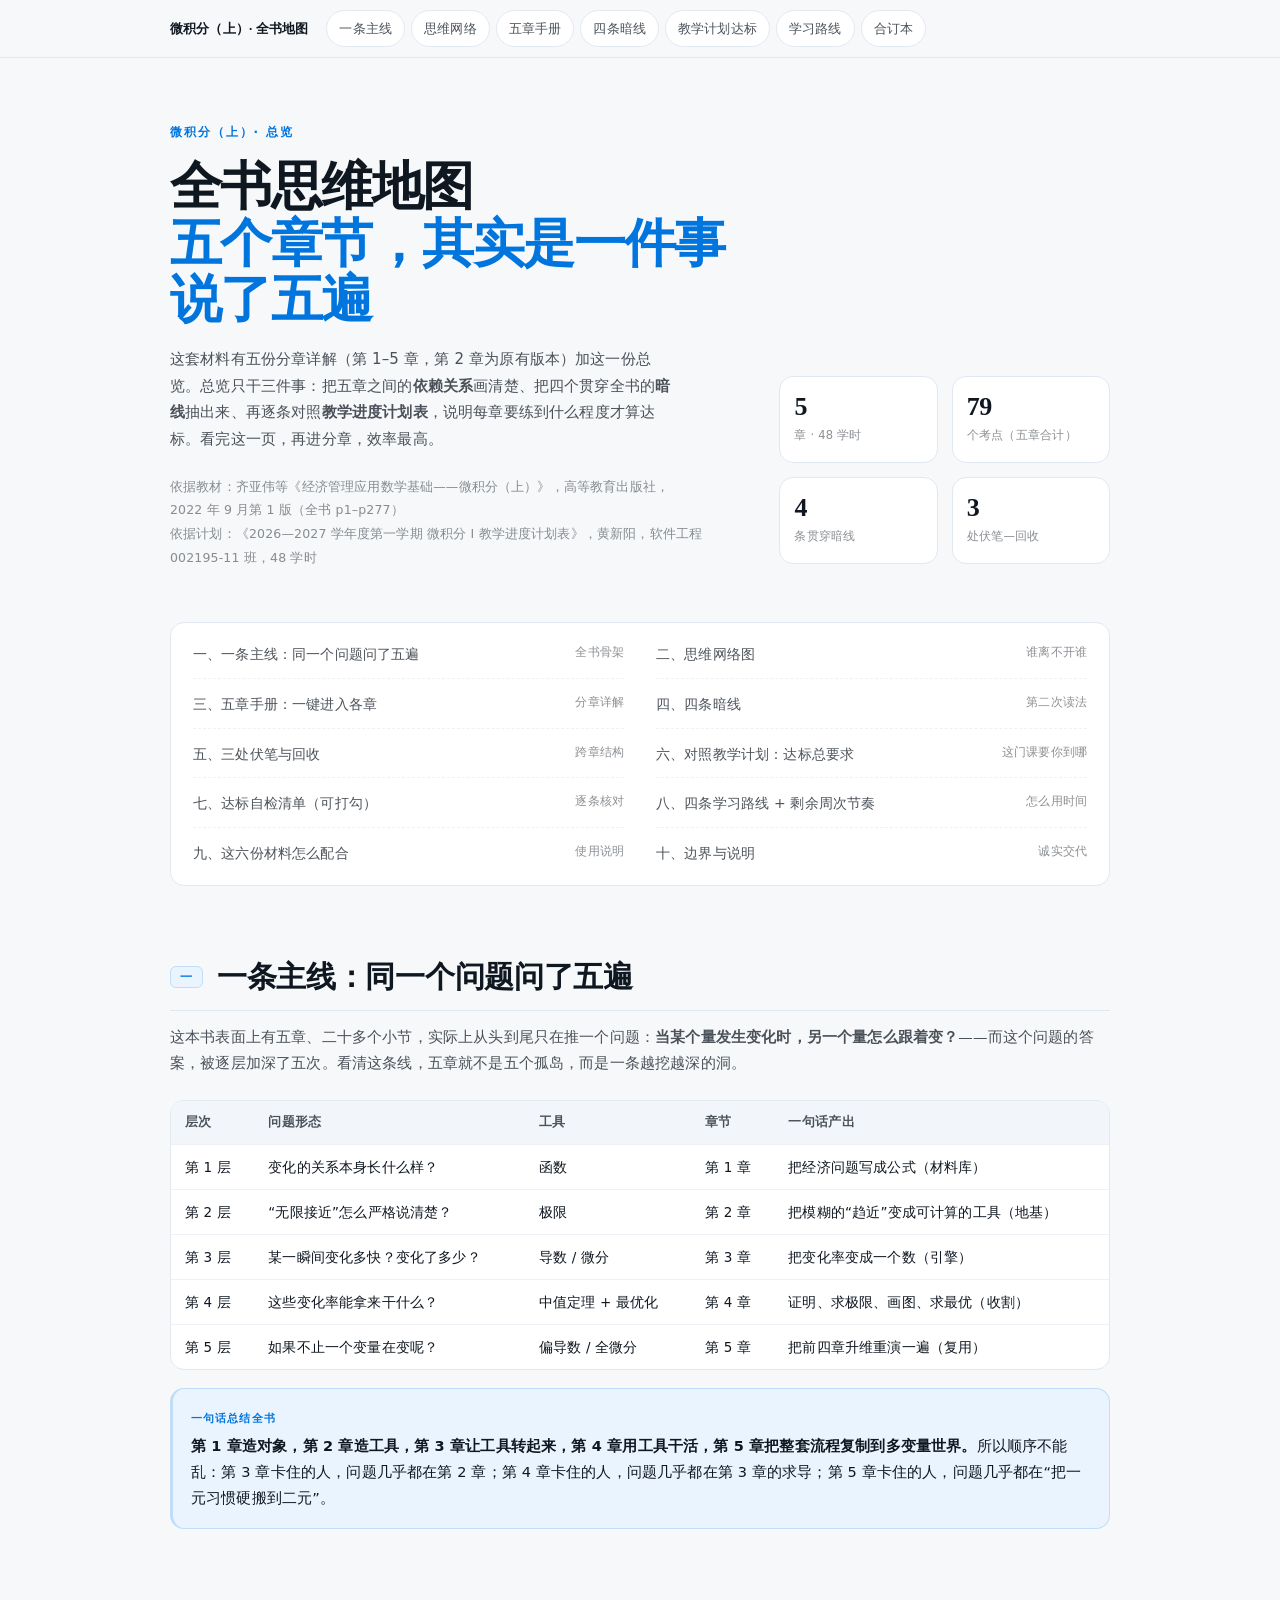
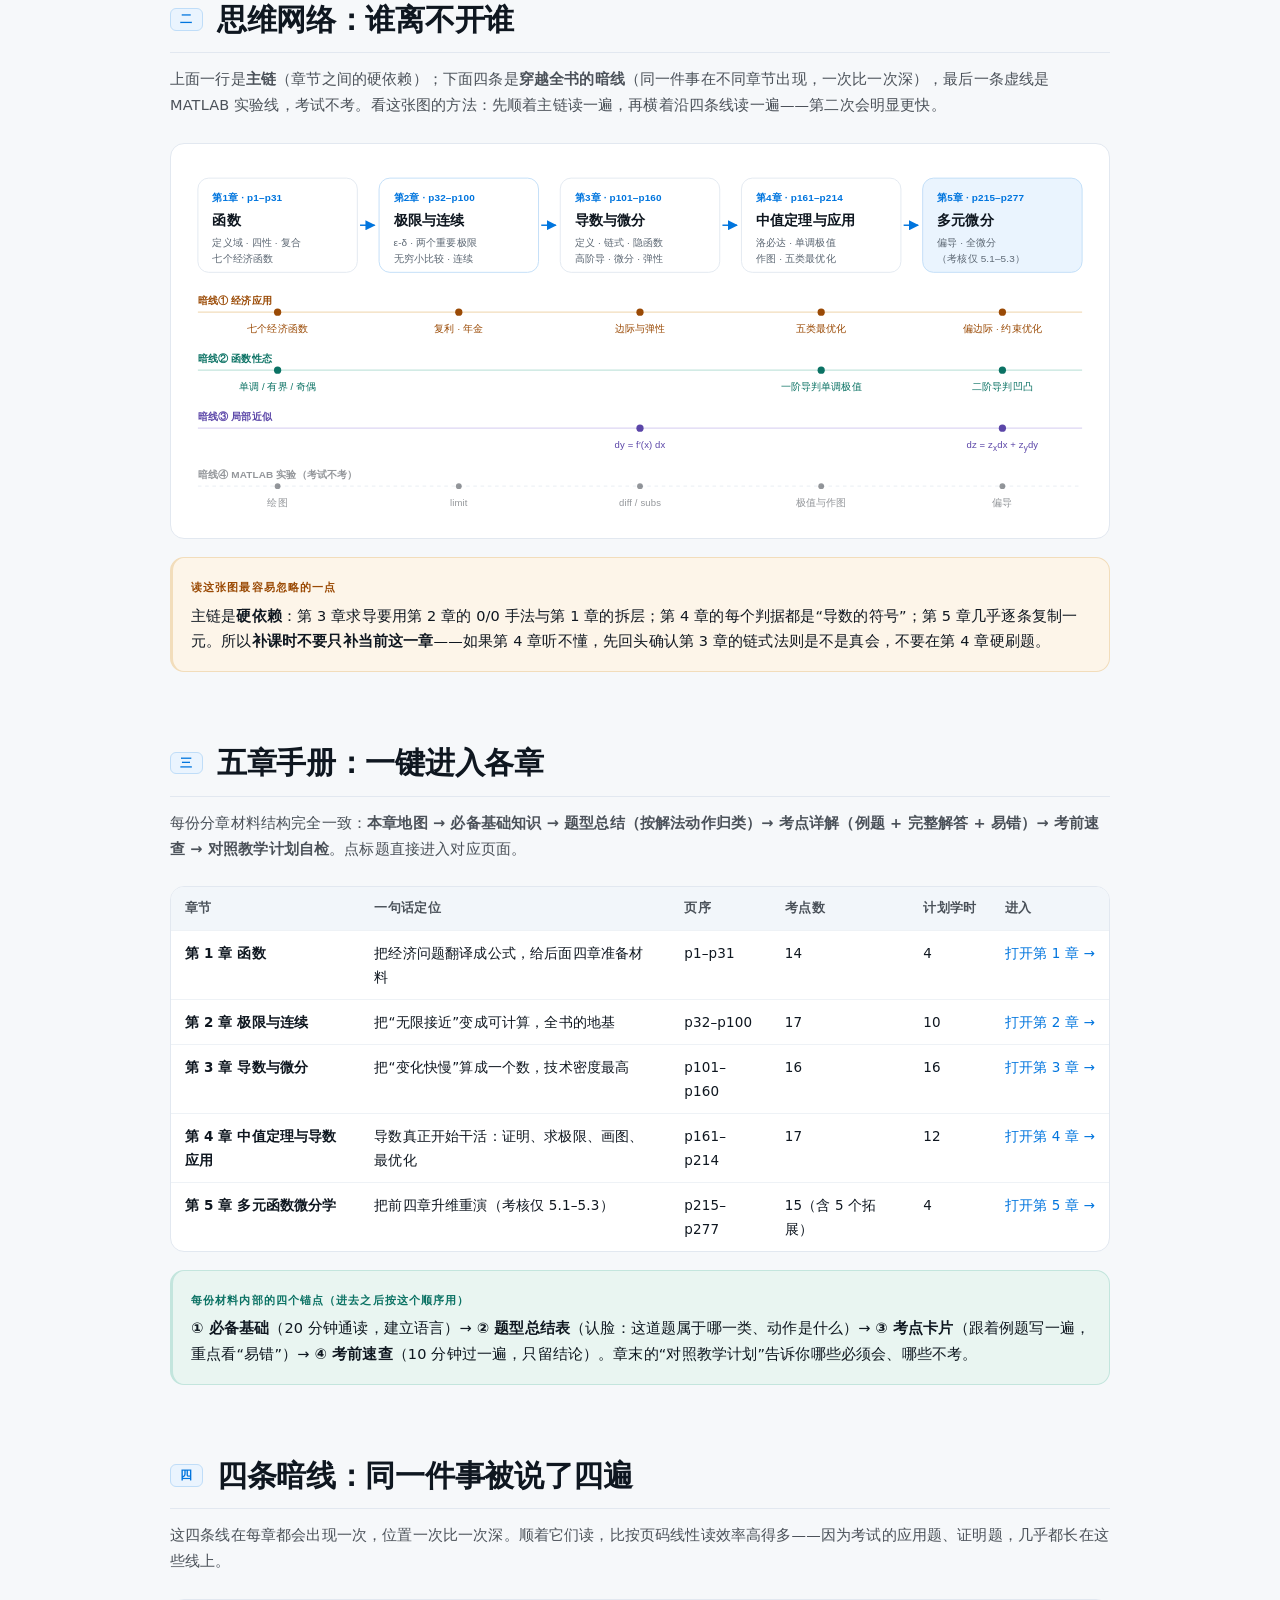
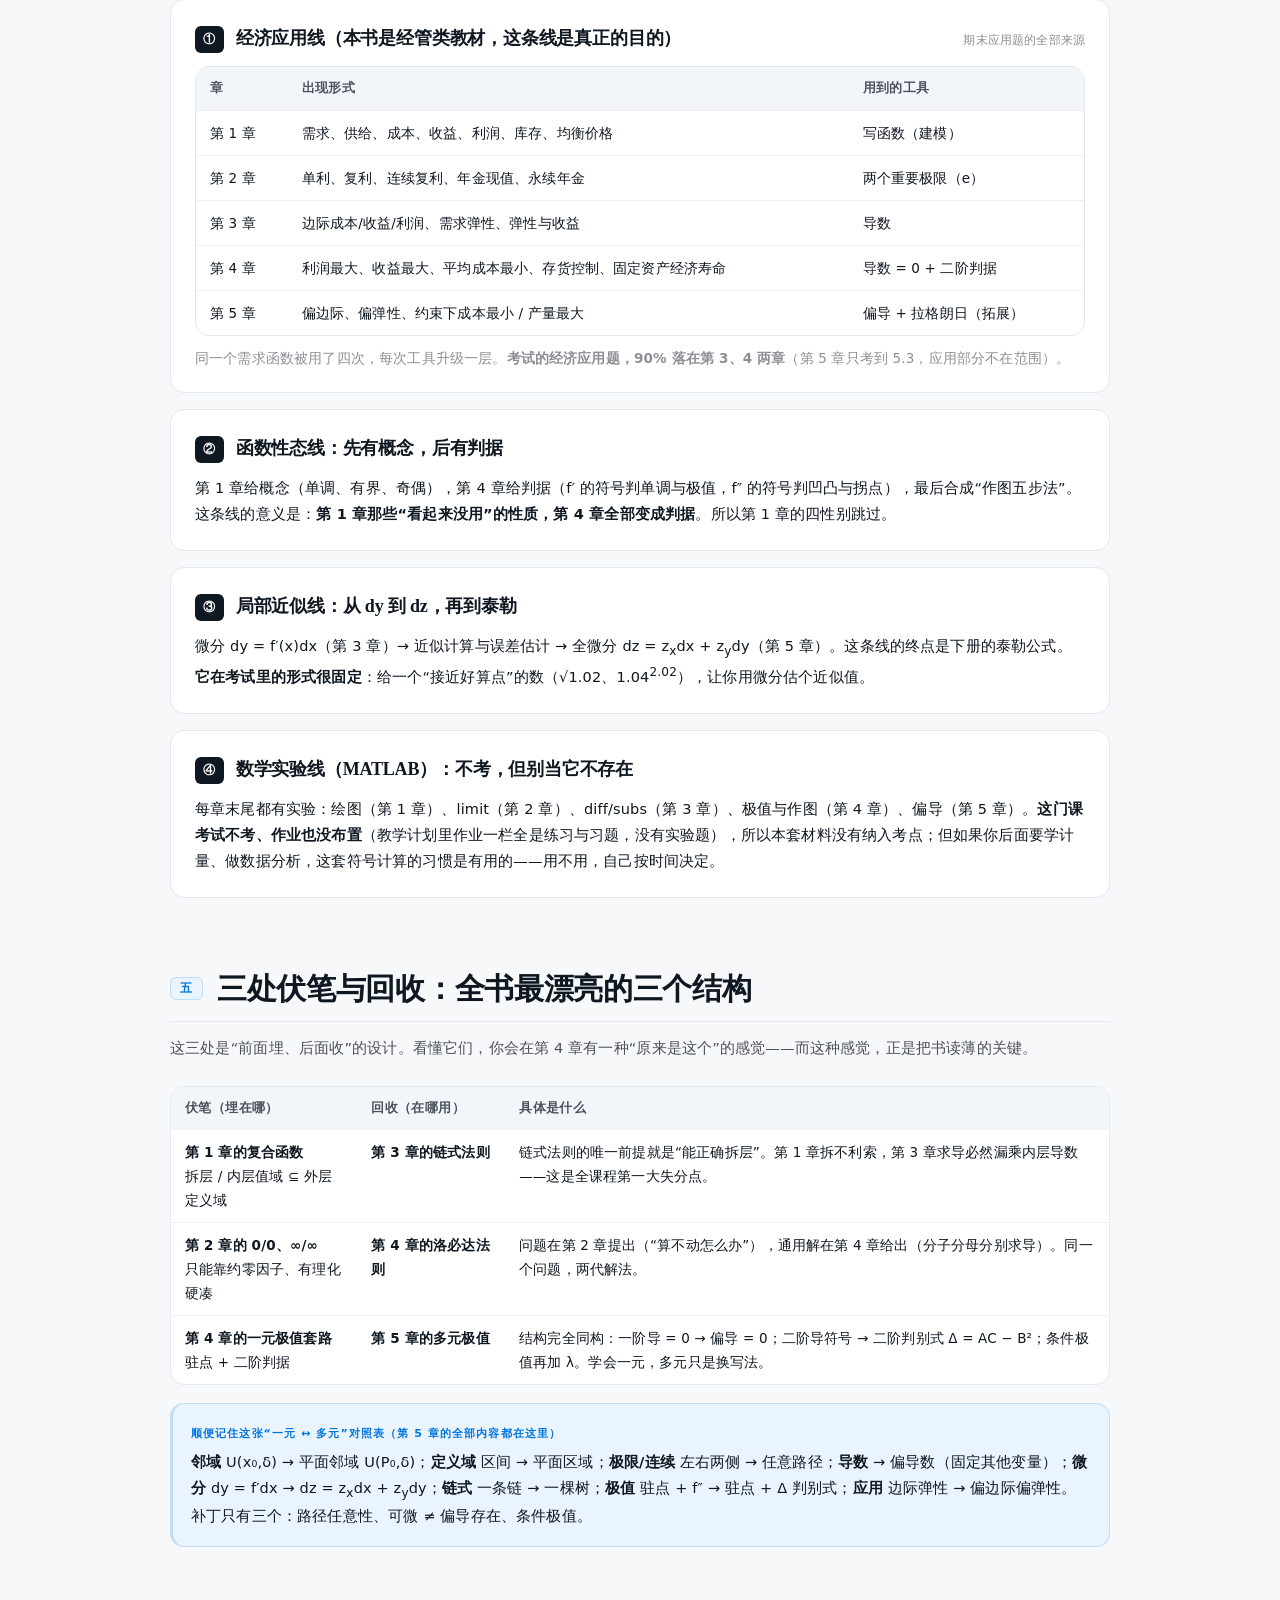
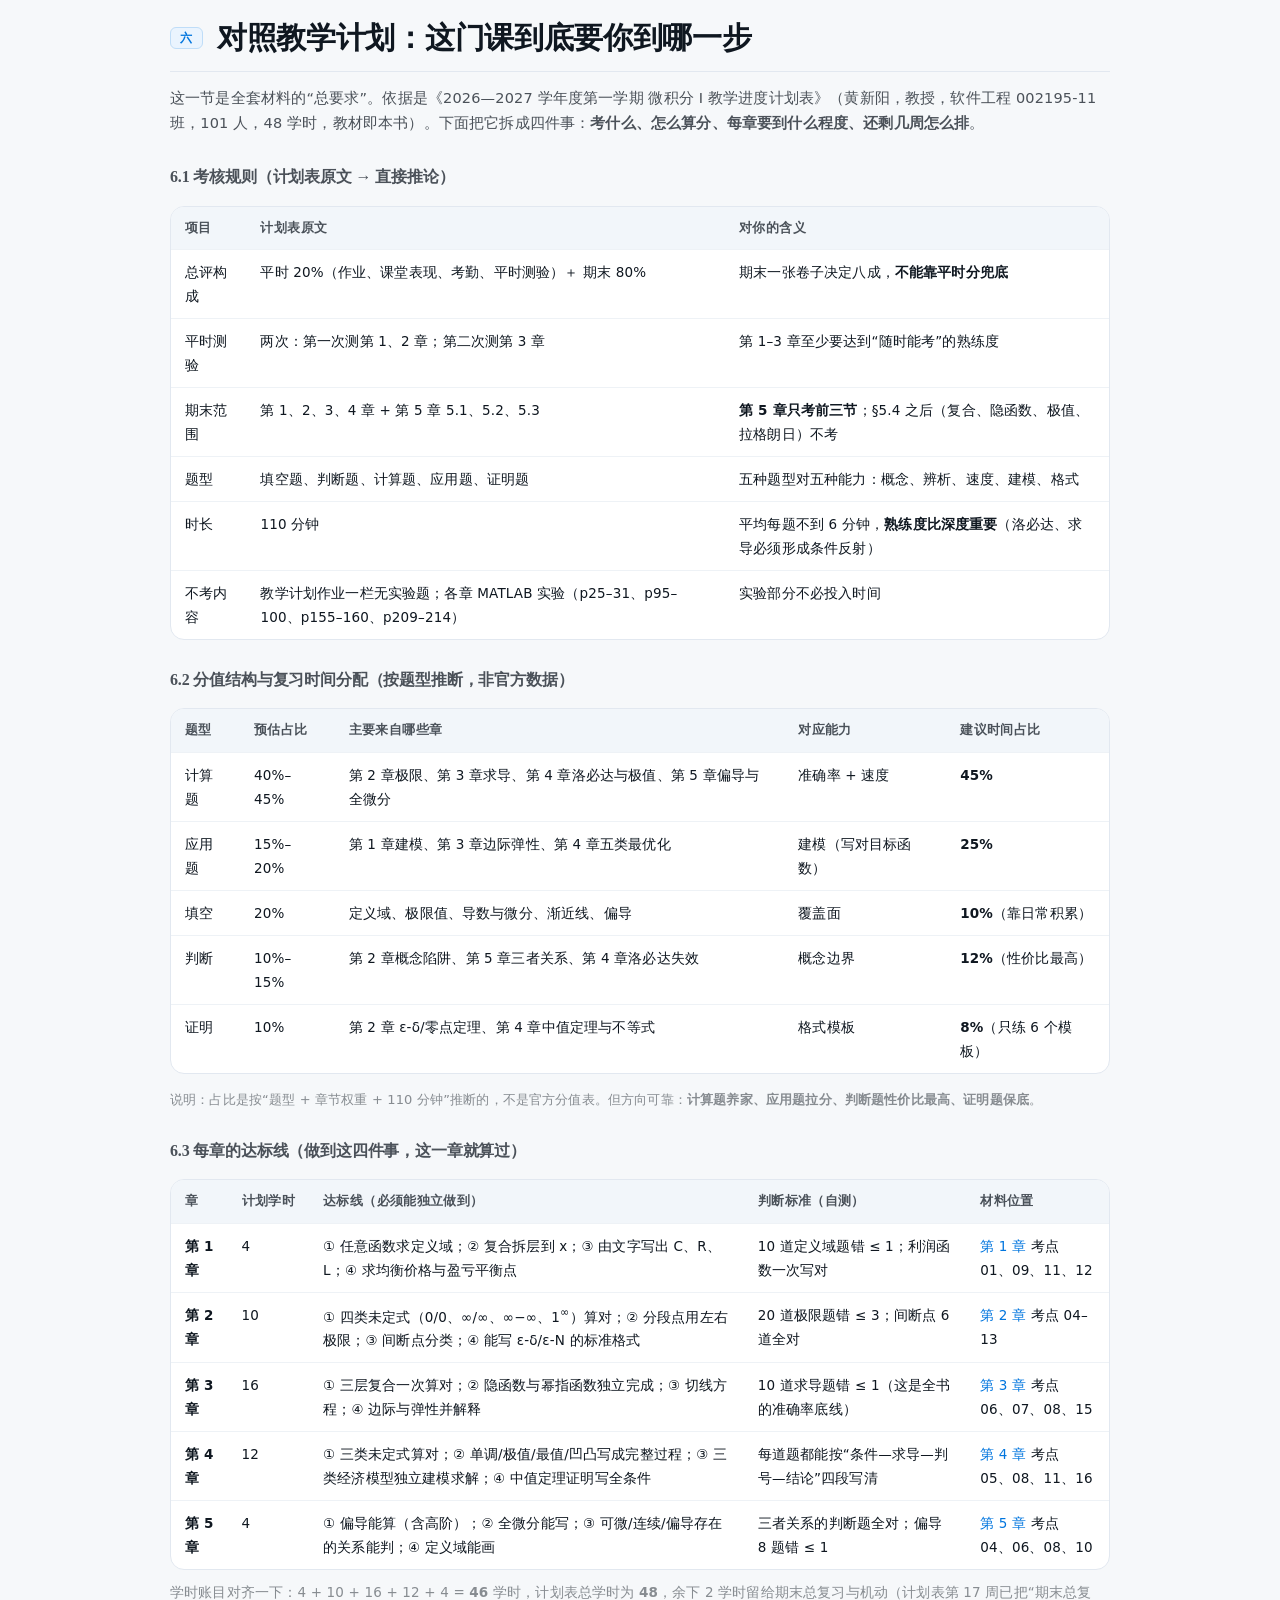
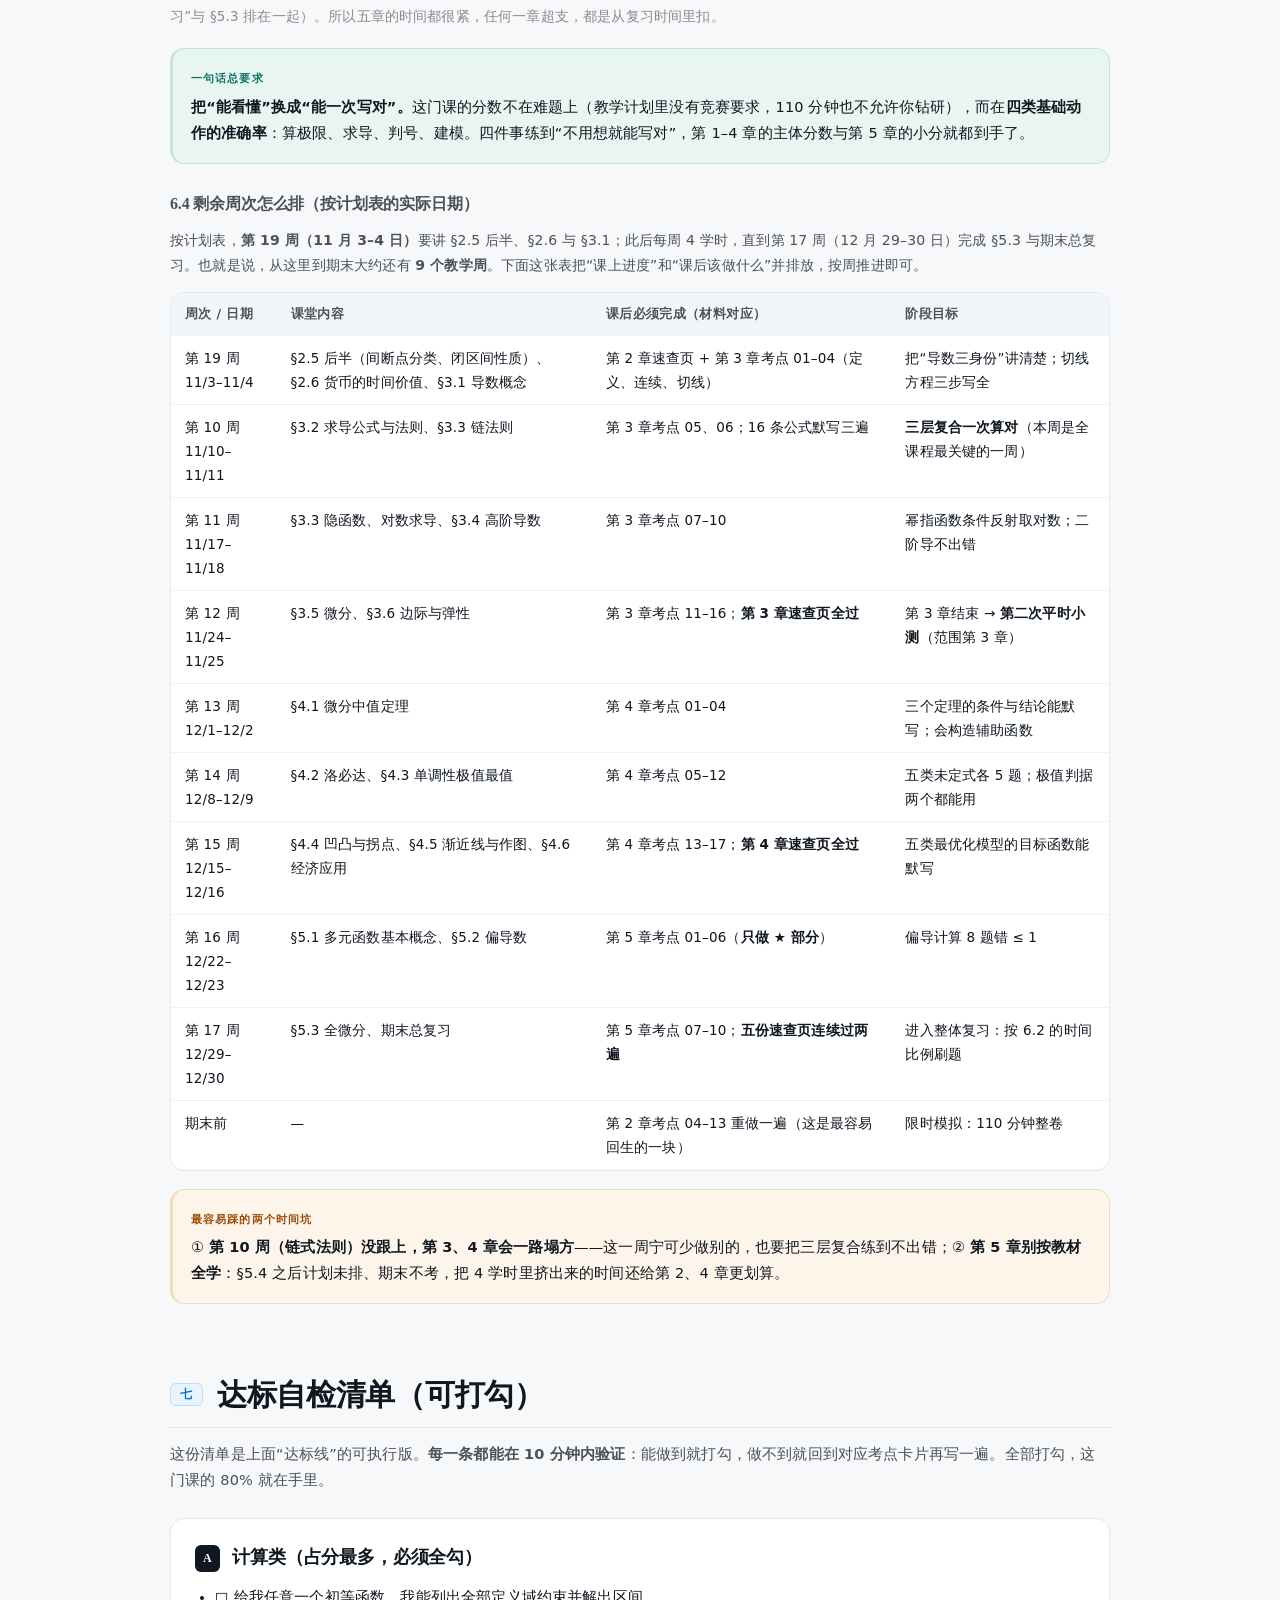
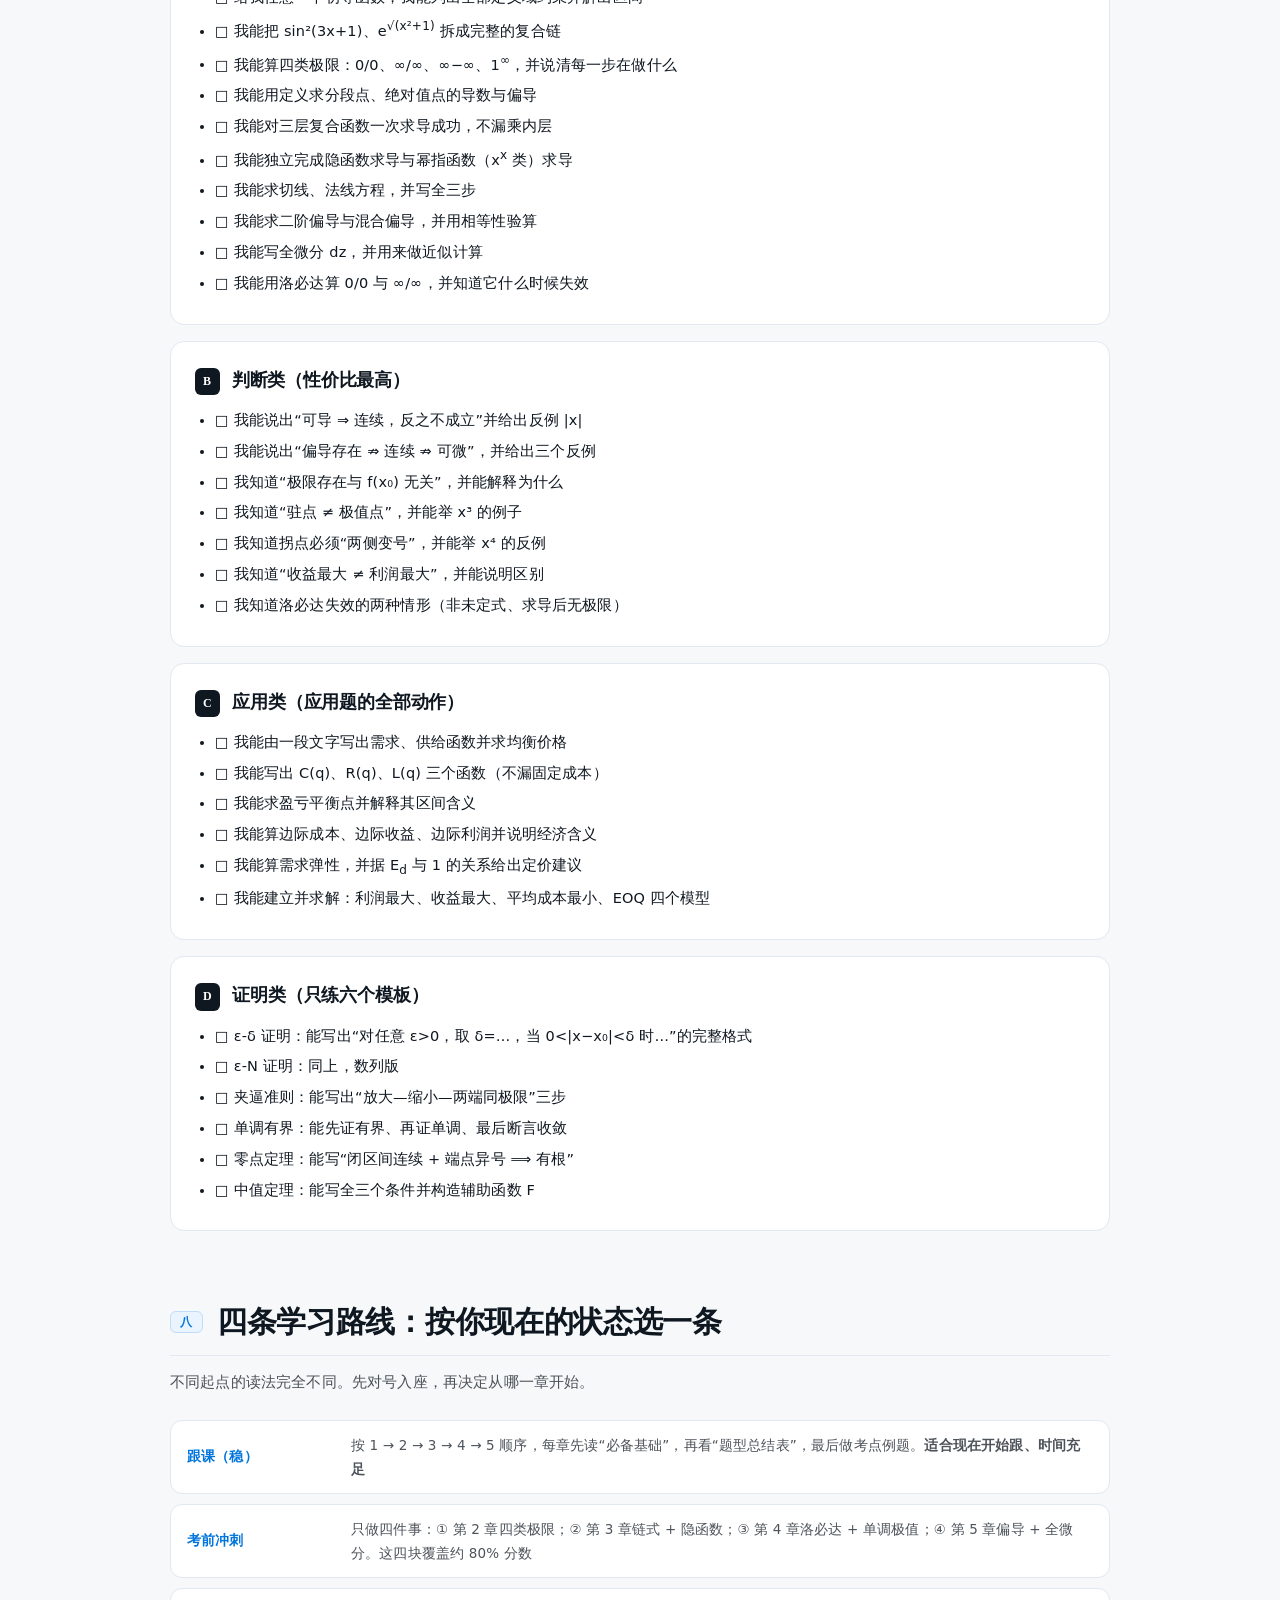
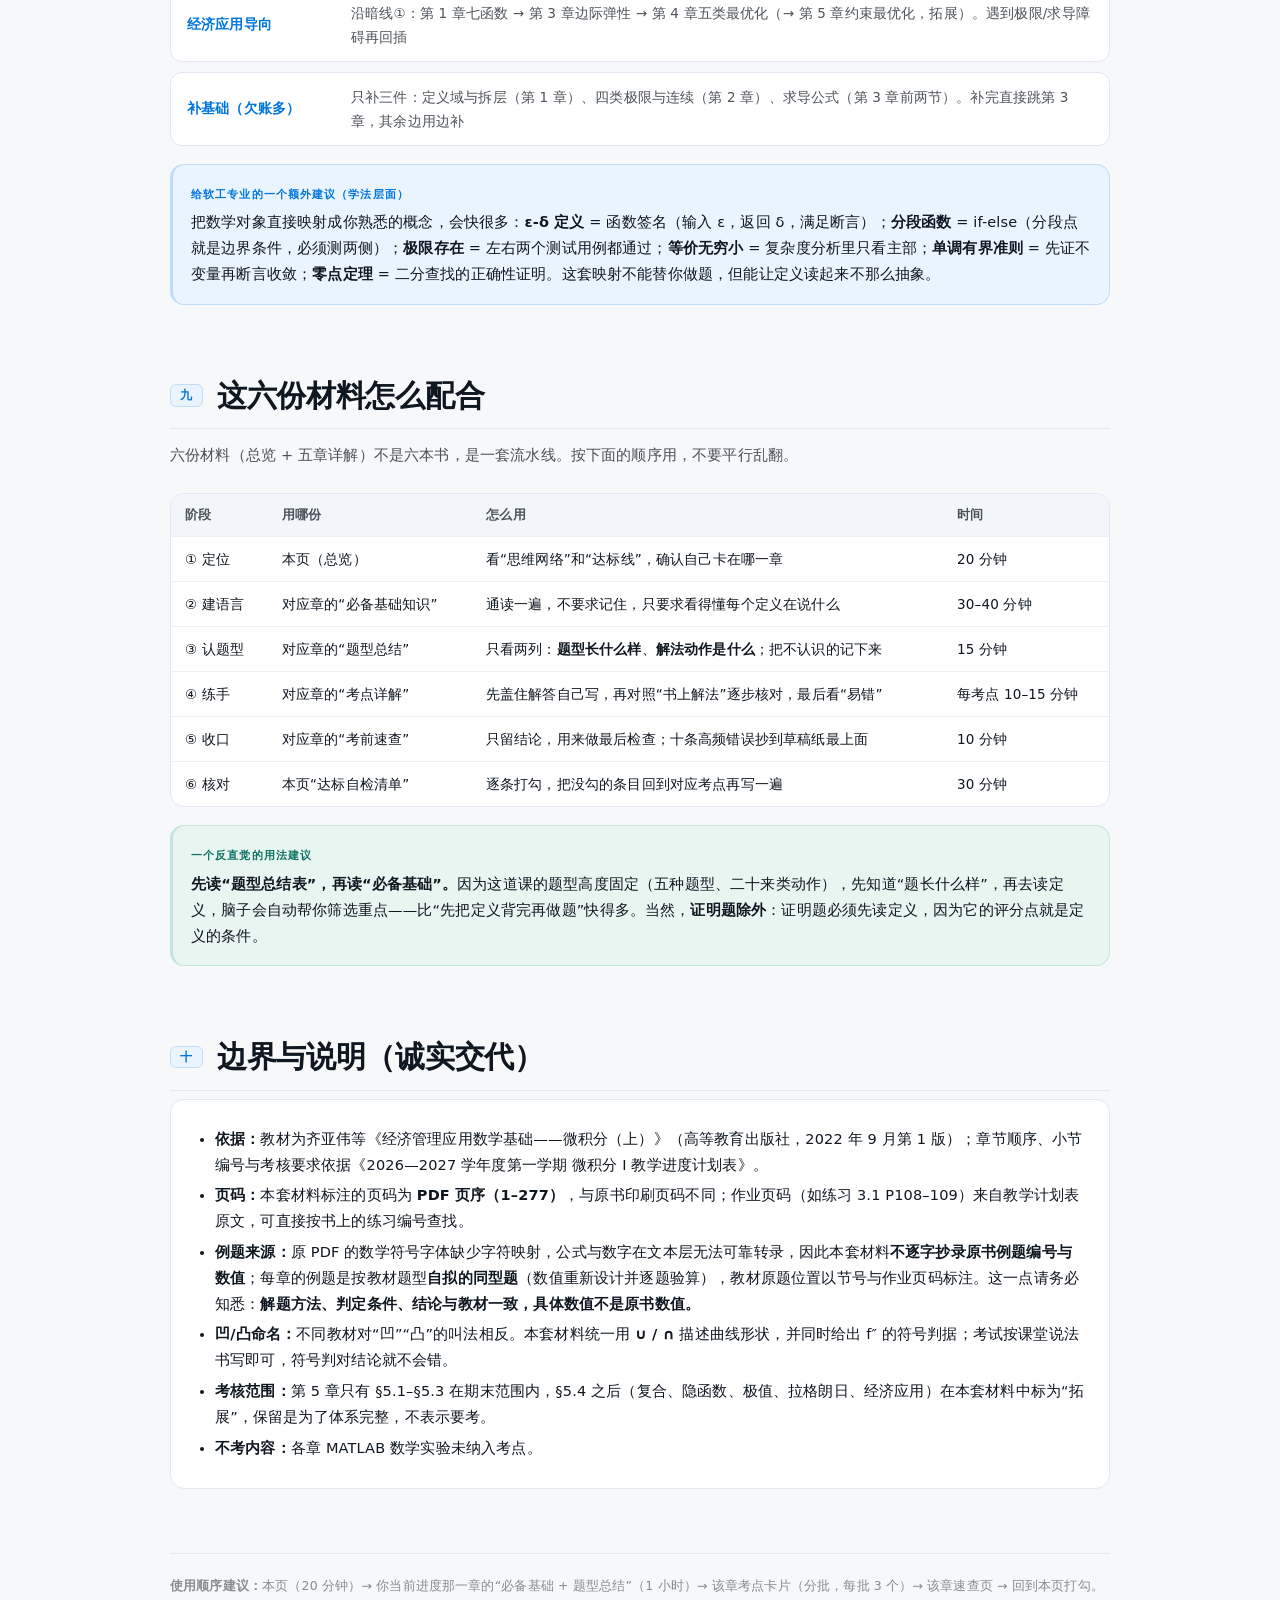
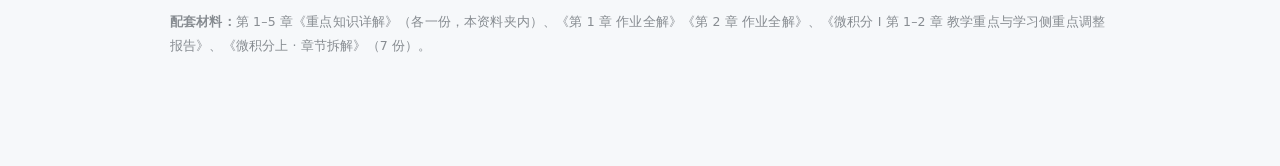
<file: overview.html>
<!DOCTYPE html>
<html data-sp-mode="scroll" lang="zh-CN">
<head>
<meta charset="UTF-8">
<meta name="viewport" content="width=device-width, initial-scale=1">
<meta name="description" content="《经济管理应用数学基础——微积分（上）》第 1–5 章重点知识详解：必备基础、题型总结、考点拆解与考前速查，按教学进度计划表的考核范围组织。">
<title>微积分（上）· 全书思维地图与教学计划达标总纲</title>
<link rel="stylesheet" href="assets/css/base.css">
</head>
<body>
<nav class="topbar">
  <div class="topbar-in">
    <a class="brand" href="#top">微积分（上）· 全书地图</a>
    <a href="#main">一条主线</a>
    <a href="#net">思维网络</a>
    <a href="#books">五章手册</a>
    <a href="#lines">四条暗线</a>
    <a href="#req">教学计划达标</a>
    <a href="#route">学习路线</a>
    <a href="index.html">合订本</a>
  </div>
</nav>

<div class="wrap" id="top">

  <!-- ================= HERO ================= -->
  <header class="hero">
    <div>
      <div class="kicker">微积分（上）· 总览</div>
      <h1>全书思维地图<br><em>五个章节，其实是一件事说了五遍</em></h1>
      <p class="hero-sub">这套材料有五份分章详解（第 1–5 章，第 2 章为原有版本）加这一份总览。总览只干三件事：把五章之间的<b>依赖关系</b>画清楚、把四个贯穿全书的<b>暗线</b>抽出来、再逐条对照<b>教学进度计划表</b>，说明每章要练到什么程度才算达标。看完这一页，再进分章，效率最高。</p>
      <div class="hero-meta">
        依据教材：齐亚伟等《经济管理应用数学基础——微积分（上）》，高等教育出版社，2022&nbsp;年&nbsp;9&nbsp;月第&nbsp;1&nbsp;版（全书 p1–p277）<br>
        依据计划：《2026—2027 学年度第一学期 微积分 I 教学进度计划表》，黄新阳，软件工程 002195-11 班，48 学时
      </div>
    </div>
    <div class="statbox">
      <div class="stat"><div class="n">5</div><div class="l">章 · 48 学时</div></div>
      <div class="stat"><div class="n">79</div><div class="l">个考点（五章合计）</div></div>
      <div class="stat"><div class="n">4</div><div class="l">条贯穿暗线</div></div>
      <div class="stat"><div class="n">3</div><div class="l">处伏笔—回收</div></div>
    </div>
  </header>

  <!-- ================= 目录 ================= -->
  <section id="toc" style="margin-top:44px">
    <div class="toc">
      <a href="#main">一、一条主线：同一个问题问了五遍<span>全书骨架</span></a>
      <a href="#net">二、思维网络图<span>谁离不开谁</span></a>
      <a href="#books">三、五章手册：一键进入各章<span>分章详解</span></a>
      <a href="#lines">四、四条暗线<span>第二次读法</span></a>
      <a href="#recycle">五、三处伏笔与回收<span>跨章结构</span></a>
      <a href="#req">六、对照教学计划：达标总要求<span>这门课要你到哪</span></a>
      <a href="#check">七、达标自检清单（可打勾）<span>逐条核对</span></a>
      <a href="#route">八、四条学习路线 + 剩余周次节奏<span>怎么用时间</span></a>
      <a href="#howto">九、这六份材料怎么配合<span>使用说明</span></a>
      <a href="#notes">十、边界与说明<span>诚实交代</span></a>
    </div>
  </section>

  <!-- ================= 一条主线 ================= -->
  <section id="main">
    <div class="sec-head"><div class="idx">一</div><h2>一条主线：同一个问题问了五遍</h2></div>
    <p class="sec-intro">这本书表面上有五章、二十多个小节，实际上从头到尾只在推一个问题：<b>当某个量发生变化时，另一个量怎么跟着变？</b>——而这个问题的答案，被逐层加深了五次。看清这条线，五章就不是五个孤岛，而是一条越挖越深的洞。</p>

    <div class="tbl-wrap">
      <table>
        <thead><tr><th>层次</th><th>问题形态</th><th>工具</th><th>章节</th><th>一句话产出</th></tr></thead>
        <tbody>
          <tr><td>第 1 层</td><td>变化的关系本身长什么样？</td><td>函数</td><td>第 1 章</td><td>把经济问题写成公式（材料库）</td></tr>
          <tr><td>第 2 层</td><td>“无限接近”怎么严格说清楚？</td><td>极限</td><td>第 2 章</td><td>把模糊的“趋近”变成可计算的工具（地基）</td></tr>
          <tr><td>第 3 层</td><td>某一瞬间变化多快？变化了多少？</td><td>导数 / 微分</td><td>第 3 章</td><td>把变化率变成一个数（引擎）</td></tr>
          <tr><td>第 4 层</td><td>这些变化率能拿来干什么？</td><td>中值定理 + 最优化</td><td>第 4 章</td><td>证明、求极限、画图、求最优（收割）</td></tr>
          <tr><td>第 5 层</td><td>如果不止一个变量在变呢？</td><td>偏导数 / 全微分</td><td>第 5 章</td><td>把前四章升维重演一遍（复用）</td></tr>
        </tbody>
      </table>
    </div>

    <div class="callout plain">
      <div class="tag">一句话总结全书</div>
      <p><b>第 1 章造对象，第 2 章造工具，第 3 章让工具转起来，第 4 章用工具干活，第 5 章把整套流程复制到多变量世界。</b>所以顺序不能乱：第 3 章卡住的人，问题几乎都在第 2 章；第 4 章卡住的人，问题几乎都在第 3 章的求导；第 5 章卡住的人，问题几乎都在“把一元习惯硬搬到二元”。</p>
    </div>
  </section>

  <!-- ================= 思维网络 ================= -->
  <section id="net">
    <div class="sec-head"><div class="idx">二</div><h2>思维网络：谁离不开谁</h2></div>
    <p class="sec-intro">上面一行是<b>主链</b>（章节之间的硬依赖）；下面四条是<b>穿越全书的暗线</b>（同一件事在不同章节出现，一次比一次深），最后一条虚线是 MATLAB 实验线，考试不考。看这张图的方法：先顺着主链读一遍，再横着沿四条线读一遍——第二次会明显更快。</p>

    <div class="kb" style="padding:16px">
      <svg viewBox="0 0 1000 400" style="width:100%;height:auto;display:block" role="img" aria-label="微积分（上）全书思维网络图：五章主链与四条暗线">
        <defs>
          <marker id="ar" viewBox="0 0 10 10" refX="9" refY="5" markerWidth="7" markerHeight="7" orient="auto-start-reverse">
            <path d="M0,0 L10,5 L0,10 z" fill="#0075de"/>
          </marker>
        </defs>

        <!-- ===== 主链：五个章节 ===== -->
        <g font-family="'Noto Sans SC','PingFang SC',sans-serif">
          <rect x="12" y="20" width="176" height="104" rx="12" fill="#ffffff" stroke="#e2e8f0"/>
          <text x="28" y="45" font-size="11" font-weight="700" fill="#0075de">第1章 · p1–p31</text>
          <text x="28" y="72" font-size="16" font-weight="700" fill="#0f1720" font-family="'Noto Serif SC',serif">函数</text>
          <text x="28" y="95" font-size="11" fill="#5c6773">定义域 · 四性 · 复合</text>
          <text x="28" y="113" font-size="11" fill="#5c6773">七个经济函数</text>

          <line x1="191" y1="72" x2="207" y2="72" stroke="#0075de" stroke-width="1.6" marker-end="url(#ar)"/>

          <rect x="212" y="20" width="176" height="104" rx="12" fill="#ffffff" stroke="#bfddf8"/>
          <text x="228" y="45" font-size="11" font-weight="700" fill="#0075de">第2章 · p32–p100</text>
          <text x="228" y="72" font-size="16" font-weight="700" fill="#0f1720" font-family="'Noto Serif SC',serif">极限与连续</text>
          <text x="228" y="95" font-size="11" fill="#5c6773">ε-δ · 两个重要极限</text>
          <text x="228" y="113" font-size="11" fill="#5c6773">无穷小比较 · 连续</text>

          <line x1="391" y1="72" x2="407" y2="72" stroke="#0075de" stroke-width="1.6" marker-end="url(#ar)"/>

          <rect x="412" y="20" width="176" height="104" rx="12" fill="#ffffff" stroke="#e2e8f0"/>
          <text x="428" y="45" font-size="11" font-weight="700" fill="#0075de">第3章 · p101–p160</text>
          <text x="428" y="72" font-size="16" font-weight="700" fill="#0f1720" font-family="'Noto Serif SC',serif">导数与微分</text>
          <text x="428" y="95" font-size="11" fill="#5c6773">定义 · 链式 · 隐函数</text>
          <text x="428" y="113" font-size="11" fill="#5c6773">高阶导 · 微分 · 弹性</text>

          <line x1="591" y1="72" x2="607" y2="72" stroke="#0075de" stroke-width="1.6" marker-end="url(#ar)"/>

          <rect x="612" y="20" width="176" height="104" rx="12" fill="#ffffff" stroke="#e2e8f0"/>
          <text x="628" y="45" font-size="11" font-weight="700" fill="#0075de">第4章 · p161–p214</text>
          <text x="628" y="72" font-size="16" font-weight="700" fill="#0f1720" font-family="'Noto Serif SC',serif">中值定理与应用</text>
          <text x="628" y="95" font-size="11" fill="#5c6773">洛必达 · 单调极值</text>
          <text x="628" y="113" font-size="11" fill="#5c6773">作图 · 五类最优化</text>

          <line x1="791" y1="72" x2="807" y2="72" stroke="#0075de" stroke-width="1.6" marker-end="url(#ar)"/>

          <rect x="812" y="20" width="176" height="104" rx="12" fill="#eaf4fe" stroke="#bfddf8"/>
          <text x="828" y="45" font-size="11" font-weight="700" fill="#0075de">第5章 · p215–p277</text>
          <text x="828" y="72" font-size="16" font-weight="700" fill="#0f1720" font-family="'Noto Serif SC',serif">多元微分</text>
          <text x="828" y="95" font-size="11" fill="#5c6773">偏导 · 全微分</text>
          <text x="828" y="113" font-size="11" fill="#5c6773">（考核仅 5.1–5.3）</text>
        </g>

        <!-- ===== 四条暗线（标签在线上方，圆点落在线上） ===== -->
        <g font-family="'Noto Sans SC','PingFang SC',sans-serif">
          <!-- 暗线① 经济应用 -->
          <text x="12" y="159" font-size="11" font-weight="700" fill="#9a4a05">暗线① 经济应用</text>
          <line x1="12" y1="168" x2="988" y2="168" stroke="#f2ddbb" stroke-width="1.4"/>
          <circle cx="100" cy="168" r="4" fill="#9a4a05"/>
          <circle cx="300" cy="168" r="4" fill="#9a4a05"/>
          <circle cx="500" cy="168" r="4" fill="#9a4a05"/>
          <circle cx="700" cy="168" r="4" fill="#9a4a05"/>
          <circle cx="900" cy="168" r="4" fill="#9a4a05"/>
          <g fill="#9a4a05" font-size="10.5" text-anchor="middle">
            <text x="100" y="190">七个经济函数</text>
            <text x="300" y="190">复利 · 年金</text>
            <text x="500" y="190">边际与弹性</text>
            <text x="700" y="190">五类最优化</text>
            <text x="900" y="190">偏边际 · 约束优化</text>
          </g>

          <!-- 暗线② 函数性态 -->
          <text x="12" y="223" font-size="11" font-weight="700" fill="#0b7264">暗线② 函数性态</text>
          <line x1="12" y1="232" x2="988" y2="232" stroke="#c3e5dd" stroke-width="1.4"/>
          <circle cx="100" cy="232" r="4" fill="#0b7264"/>
          <circle cx="700" cy="232" r="4" fill="#0b7264"/>
          <circle cx="900" cy="232" r="4" fill="#0b7264"/>
          <g fill="#0b7264" font-size="10.5" text-anchor="middle">
            <text x="100" y="254">单调 / 有界 / 奇偶</text>
            <text x="700" y="254">一阶导判单调极值</text>
            <text x="900" y="254">二阶导判凹凸</text>
          </g>

          <!-- 暗线③ 局部近似 -->
          <text x="12" y="287" font-size="11" font-weight="700" fill="#5b46a8">暗线③ 局部近似</text>
          <line x1="12" y1="296" x2="988" y2="296" stroke="#ddd6f3" stroke-width="1.4"/>
          <circle cx="500" cy="296" r="4" fill="#5b46a8"/>
          <circle cx="900" cy="296" r="4" fill="#5b46a8"/>
          <g fill="#5b46a8" font-size="10.5" text-anchor="middle">
            <text x="500" y="318">dy = f′(x) dx</text>
            <text x="900" y="318">dz = z<tspan dy="3.5" font-size="9">x</tspan><tspan dy="-3.5">dx + z</tspan><tspan dy="3.5" font-size="9">y</tspan><tspan dy="-3.5">dy</tspan></text>
          </g>

          <!-- 暗线④ 实验线 -->
          <text x="12" y="351" font-size="11" font-weight="700" fill="rgba(15,23,32,.45)">暗线④ MATLAB 实验（考试不考）</text>
          <line x1="12" y1="360" x2="988" y2="360" stroke="#eef2f6" stroke-width="1.4" stroke-dasharray="4 4"/>
          <g fill="rgba(15,23,32,.45)">
            <circle cx="100" cy="360" r="3.2"/>
            <circle cx="300" cy="360" r="3.2"/>
            <circle cx="500" cy="360" r="3.2"/>
            <circle cx="700" cy="360" r="3.2"/>
            <circle cx="900" cy="360" r="3.2"/>
          </g>
          <g fill="rgba(15,23,32,.45)" font-size="10.5" text-anchor="middle">
            <text x="100" y="382">绘图</text>
            <text x="300" y="382">limit</text>
            <text x="500" y="382">diff / subs</text>
            <text x="700" y="382">极值与作图</text>
            <text x="900" y="382">偏导</text>
          </g>
        </g>
      </svg>
    </div>

    <div class="callout warn">
      <div class="tag">读这张图最容易忽略的一点</div>
      <p>主链是<b>硬依赖</b>：第 3 章求导要用第 2 章的 0/0 手法与第 1 章的拆层；第 4 章的每个判据都是“导数的符号”；第 5 章几乎逐条复制一元。所以<b>补课时不要只补当前这一章</b>——如果第 4 章听不懂，先回头确认第 3 章的链式法则是不是真会，不要在第 4 章硬刷题。</p>
    </div>
  </section>

  <!-- ================= 五章手册 ================= -->
  <section id="books">
    <div class="sec-head"><div class="idx">三</div><h2>五章手册：一键进入各章</h2></div>
    <p class="sec-intro">每份分章材料结构完全一致：<b>本章地图 → 必备基础知识 → 题型总结（按解法动作归类）→ 考点详解（例题 + 完整解答 + 易错）→ 考前速查 → 对照教学计划自检</b>。点标题直接进入对应页面。</p>

    <div class="tbl-wrap">
      <table>
        <thead><tr><th>章节</th><th>一句话定位</th><th>页序</th><th>考点数</th><th>计划学时</th><th>进入</th></tr></thead>
        <tbody>
          <tr>
            <td><b>第 1 章 函数</b></td><td>把经济问题翻译成公式，给后面四章准备材料</td><td>p1–p31</td><td>14</td><td>4</td>
            <td><a href="ch1.html">打开第 1 章 →</a></td>
          </tr>
          <tr>
            <td><b>第 2 章 极限与连续</b></td><td>把“无限接近”变成可计算，全书的地基</td><td>p32–p100</td><td>17</td><td>10</td>
            <td><a href="ch2.html">打开第 2 章 →</a></td>
          </tr>
          <tr>
            <td><b>第 3 章 导数与微分</b></td><td>把“变化快慢”算成一个数，技术密度最高</td><td>p101–p160</td><td>16</td><td>16</td>
            <td><a href="ch3.html">打开第 3 章 →</a></td>
          </tr>
          <tr>
            <td><b>第 4 章 中值定理与导数应用</b></td><td>导数真正开始干活：证明、求极限、画图、最优化</td><td>p161–p214</td><td>17</td><td>12</td>
            <td><a href="ch4.html">打开第 4 章 →</a></td>
          </tr>
          <tr>
            <td><b>第 5 章 多元函数微分学</b></td><td>把前四章升维重演（考核仅 5.1–5.3）</td><td>p215–p277</td><td>15（含 5 个拓展）</td><td>4</td>
            <td><a href="ch5.html">打开第 5 章 →</a></td>
          </tr>
        </tbody>
      </table>
    </div>

    <div class="callout ok" style="margin-bottom:0">
      <div class="tag">每份材料内部的四个锚点（进去之后按这个顺序用）</div>
      <p><b>① 必备基础</b>（20 分钟通读，建立语言）→ <b>② 题型总结表</b>（认脸：这道题属于哪一类、动作是什么）→ <b>③ 考点卡片</b>（跟着例题写一遍，重点看“易错”）→ <b>④ 考前速查</b>（10 分钟过一遍，只留结论）。章末的“对照教学计划”告诉你哪些必须会、哪些不考。</p>
    </div>
  </section>

  <!-- ================= 四条暗线 ================= -->
  <section id="lines">
    <div class="sec-head"><div class="idx">四</div><h2>四条暗线：同一件事被说了四遍</h2></div>
    <p class="sec-intro">这四条线在每章都会出现一次，位置一次比一次深。顺着它们读，比按页码线性读效率高得多——因为考试的应用题、证明题，几乎都长在这些线上。</p>

    <div class="kb">
      <div class="kb-h"><span class="no">①</span><h3>经济应用线（本书是经管类教材，这条线是真正的目的）</h3><span class="p">期末应用题的全部来源</span></div>
      <div class="tbl-wrap" style="margin:0">
        <table>
          <thead><tr><th>章</th><th>出现形式</th><th>用到的工具</th></tr></thead>
          <tbody>
            <tr><td>第 1 章</td><td>需求、供给、成本、收益、利润、库存、均衡价格</td><td>写函数（建模）</td></tr>
            <tr><td>第 2 章</td><td>单利、复利、连续复利、年金现值、永续年金</td><td>两个重要极限（e）</td></tr>
            <tr><td>第 3 章</td><td>边际成本/收益/利润、需求弹性、弹性与收益</td><td>导数</td></tr>
            <tr><td>第 4 章</td><td>利润最大、收益最大、平均成本最小、存货控制、固定资产经济寿命</td><td>导数 = 0 + 二阶判据</td></tr>
            <tr><td>第 5 章</td><td>偏边际、偏弹性、约束下成本最小 / 产量最大</td><td>偏导 + 拉格朗日（拓展）</td></tr>
          </tbody>
        </table>
      </div>
      <p style="margin:10px 0 0; font-size:13.5px; color:var(--ink3)">同一个需求函数被用了四次，每次工具升级一层。<b>考试的经济应用题，90% 落在第 3、4 两章</b>（第 5 章只考到 5.3，应用部分不在范围）。</p>
    </div>

    <div class="kb">
      <div class="kb-h"><span class="no">②</span><h3>函数性态线：先有概念，后有判据</h3></div>
      <p style="margin-bottom:0">第 1 章给概念（单调、有界、奇偶），第 4 章给判据（f′ 的符号判单调与极值，f″ 的符号判凹凸与拐点），最后合成“作图五步法”。这条线的意义是：<b>第 1 章那些“看起来没用”的性质，第 4 章全部变成判据</b>。所以第 1 章的四性别跳过。</p>
    </div>

    <div class="kb">
      <div class="kb-h"><span class="no">③</span><h3>局部近似线：从 dy 到 dz，再到泰勒</h3></div>
      <p style="margin-bottom:0">微分 dy = f′(x)dx（第 3 章）→ 近似计算与误差估计 → 全微分 dz = z<sub>x</sub>dx + z<sub>y</sub>dy（第 5 章）。这条线的终点是下册的泰勒公式。<b>它在考试里的形式很固定</b>：给一个“接近好算点”的数（√1.02、1.04<sup>2.02</sup>），让你用微分估个近似值。</p>
    </div>

    <div class="kb">
      <div class="kb-h"><span class="no">④</span><h3>数学实验线（MATLAB）：不考，但别当它不存在</h3></div>
      <p style="margin-bottom:0">每章末尾都有实验：绘图（第 1 章）、limit（第 2 章）、diff/subs（第 3 章）、极值与作图（第 4 章）、偏导（第 5 章）。<b>这门课考试不考、作业也没布置</b>（教学计划里作业一栏全是练习与习题，没有实验题），所以本套材料没有纳入考点；但如果你后面要学计量、做数据分析，这套符号计算的习惯是有用的——用不用，自己按时间决定。</p>
    </div>
  </section>

  <!-- ================= 伏笔与回收 ================= -->
  <section id="recycle">
    <div class="sec-head"><div class="idx">五</div><h2>三处伏笔与回收：全书最漂亮的三个结构</h2></div>
    <p class="sec-intro">这三处是“前面埋、后面收”的设计。看懂它们，你会在第 4 章有一种“原来是这个”的感觉——而这种感觉，正是把书读薄的关键。</p>

    <div class="tbl-wrap">
      <table>
        <thead><tr><th>伏笔（埋在哪）</th><th>回收（在哪用）</th><th>具体是什么</th></tr></thead>
        <tbody>
          <tr>
            <td><b>第 1 章的复合函数</b><br>拆层 / 内层值域 ⊆ 外层定义域</td>
            <td><b>第 3 章的链式法则</b></td>
            <td>链式法则的唯一前提就是“能正确拆层”。第 1 章拆不利索，第 3 章求导必然漏乘内层导数——这是全课程第一大失分点。</td>
          </tr>
          <tr>
            <td><b>第 2 章的 0/0、∞/∞</b><br>只能靠约零因子、有理化硬凑</td>
            <td><b>第 4 章的洛必达法则</b></td>
            <td>问题在第 2 章提出（“算不动怎么办”），通用解在第 4 章给出（分子分母分别求导）。同一个问题，两代解法。</td>
          </tr>
          <tr>
            <td><b>第 4 章的一元极值套路</b><br>驻点 + 二阶判据</td>
            <td><b>第 5 章的多元极值</b></td>
            <td>结构完全同构：一阶导 = 0 → 偏导 = 0；二阶导符号 → 二阶判别式 Δ = AC − B²；条件极值再加 λ。学会一元，多元只是换写法。</td>
          </tr>
        </tbody>
      </table>
    </div>

    <div class="callout plain" style="margin-bottom:0">
      <div class="tag">顺便记住这张“一元 ↔ 多元”对照表（第 5 章的全部内容都在这里）</div>
      <p><b>邻域</b> U(x₀,δ) → 平面邻域 U(P₀,δ)；<b>定义域</b> 区间 → 平面区域；<b>极限/连续</b> 左右两侧 → 任意路径；<b>导数</b> → 偏导数（固定其他变量）；<b>微分</b> dy = f′dx → dz = z<sub>x</sub>dx + z<sub>y</sub>dy；<b>链式</b> 一条链 → 一棵树；<b>极值</b> 驻点 + f″ → 驻点 + Δ 判别式；<b>应用</b> 边际弹性 → 偏边际偏弹性。补丁只有三个：路径任意性、可微 ≠ 偏导存在、条件极值。</p>
    </div>
  </section>

  <!-- ================= 教学计划达标 ================= -->
  <section id="req">
    <div class="sec-head"><div class="idx">六</div><h2>对照教学计划：这门课到底要你到哪一步</h2></div>
    <p class="sec-intro">这一节是全套材料的“总要求”。依据是《2026—2027 学年度第一学期 微积分 I 教学进度计划表》（黄新阳，教授，软件工程 002195-11 班，101 人，48 学时，教材即本书）。下面把它拆成四件事：<b>考什么、怎么算分、每章要到什么程度、还剩几周怎么排</b>。</p>

    <h3 style="font-size:16px; margin:26px 0 10px; color:var(--ink2)">6.1 考核规则（计划表原文 → 直接推论）</h3>
    <div class="tbl-wrap">
      <table>
        <thead><tr><th>项目</th><th>计划表原文</th><th>对你的含义</th></tr></thead>
        <tbody>
          <tr><td>总评构成</td><td>平时 20%（作业、课堂表现、考勤、平时测验）＋ 期末 80%</td><td>期末一张卷子决定八成，<b>不能靠平时分兜底</b></td></tr>
          <tr><td>平时测验</td><td>两次：第一次测第 1、2 章；第二次测第 3 章</td><td>第 1–3 章至少要达到“随时能考”的熟练度</td></tr>
          <tr><td>期末范围</td><td>第 1、2、3、4 章 + 第 5 章 5.1、5.2、5.3</td><td><b>第 5 章只考前三节</b>；§5.4 之后（复合、隐函数、极值、拉格朗日）不考</td></tr>
          <tr><td>题型</td><td>填空题、判断题、计算题、应用题、证明题</td><td>五种题型对五种能力：概念、辨析、速度、建模、格式</td></tr>
          <tr><td>时长</td><td>110 分钟</td><td>平均每题不到 6 分钟，<b>熟练度比深度重要</b>（洛必达、求导必须形成条件反射）</td></tr>
          <tr><td>不考内容</td><td>教学计划作业一栏无实验题；各章 MATLAB 实验（p25–31、p95–100、p155–160、p209–214）</td><td>实验部分不必投入时间</td></tr>
        </tbody>
      </table>
    </div>

    <h3 style="font-size:16px; margin:26px 0 10px; color:var(--ink2)">6.2 分值结构与复习时间分配（按题型推断，非官方数据）</h3>
    <div class="tbl-wrap">
      <table>
        <thead><tr><th>题型</th><th>预估占比</th><th>主要来自哪些章</th><th>对应能力</th><th>建议时间占比</th></tr></thead>
        <tbody>
          <tr><td>计算题</td><td>40%–45%</td><td>第 2 章极限、第 3 章求导、第 4 章洛必达与极值、第 5 章偏导与全微分</td><td>准确率 + 速度</td><td><b>45%</b></td></tr>
          <tr><td>应用题</td><td>15%–20%</td><td>第 1 章建模、第 3 章边际弹性、第 4 章五类最优化</td><td>建模（写对目标函数）</td><td><b>25%</b></td></tr>
          <tr><td>填空</td><td>20%</td><td>定义域、极限值、导数与微分、渐近线、偏导</td><td>覆盖面</td><td><b>10%</b>（靠日常积累）</td></tr>
          <tr><td>判断</td><td>10%–15%</td><td>第 2 章概念陷阱、第 5 章三者关系、第 4 章洛必达失效</td><td>概念边界</td><td><b>12%</b>（性价比最高）</td></tr>
          <tr><td>证明</td><td>10%</td><td>第 2 章 ε-δ/零点定理、第 4 章中值定理与不等式</td><td>格式模板</td><td><b>8%</b>（只练 6 个模板）</td></tr>
        </tbody>
      </table>
    </div>
    <p style="font-size:13px; color:var(--ink3); margin:8px 0 0">说明：占比是按“题型 + 章节权重 + 110 分钟”推断的，不是官方分值表。但方向可靠：<b>计算题养家、应用题拉分、判断题性价比最高、证明题保底</b>。</p>

    <h3 style="font-size:16px; margin:26px 0 10px; color:var(--ink2)">6.3 每章的达标线（做到这四件事，这一章就算过）</h3>
    <div class="tbl-wrap">
      <table>
        <thead><tr><th>章</th><th>计划学时</th><th>达标线（必须能独立做到）</th><th>判断标准（自测）</th><th>材料位置</th></tr></thead>
        <tbody>
          <tr>
            <td><b>第 1 章</b></td><td>4</td>
            <td>① 任意函数求定义域；② 复合拆层到 x；③ 由文字写出 C、R、L；④ 求均衡价格与盈亏平衡点</td>
            <td>10 道定义域题错 ≤ 1；利润函数一次写对</td>
            <td><a href="ch1.html">第 1 章</a> 考点 01、09、11、12</td>
          </tr>
          <tr>
            <td><b>第 2 章</b></td><td>10</td>
            <td>① 四类未定式（0/0、∞/∞、∞−∞、1<sup>∞</sup>）算对；② 分段点用左右极限；③ 间断点分类；④ 能写 ε-δ/ε-N 的标准格式</td>
            <td>20 道极限题错 ≤ 3；间断点 6 道全对</td>
            <td><a href="ch2.html">第 2 章</a> 考点 04–13</td>
          </tr>
          <tr>
            <td><b>第 3 章</b></td><td>16</td>
            <td>① 三层复合一次算对；② 隐函数与幂指函数独立完成；③ 切线方程；④ 边际与弹性并解释</td>
            <td>10 道求导题错 ≤ 1（这是全书的准确率底线）</td>
            <td><a href="ch3.html">第 3 章</a> 考点 06、07、08、15</td>
          </tr>
          <tr>
            <td><b>第 4 章</b></td><td>12</td>
            <td>① 三类未定式算对；② 单调/极值/最值/凹凸写成完整过程；③ 三类经济模型独立建模求解；④ 中值定理证明写全条件</td>
            <td>每道题都能按“条件—求导—判号—结论”四段写清</td>
            <td><a href="ch4.html">第 4 章</a> 考点 05、08、11、16</td>
          </tr>
          <tr>
            <td><b>第 5 章</b></td><td>4</td>
            <td>① 偏导能算（含高阶）；② 全微分能写；③ 可微/连续/偏导存在的关系能判；④ 定义域能画</td>
            <td>三者关系的判断题全对；偏导 8 题错 ≤ 1</td>
            <td><a href="ch5.html">第 5 章</a> 考点 04、06、08、10</td>
          </tr>
        </tbody>
      </table>
    </div>

    <p style="font-size:13.5px; color:var(--ink3); margin:-4px 0 20px">学时账目对齐一下：4 + 10 + 16 + 12 + 4 = <b>46</b> 学时，计划表总学时为 <b>48</b>，余下 2 学时留给期末总复习与机动（计划表第 17 周已把“期末总复习”与 §5.3 排在一起）。所以五章的时间都很紧，任何一章超支，都是从复习时间里扣。</p>

    <div class="callout ok">
      <div class="tag">一句话总要求</div>
      <p><b>把“能看懂”换成“能一次写对”。</b>这门课的分数不在难题上（教学计划里没有竞赛要求，110 分钟也不允许你钻研），而在<b>四类基础动作的准确率</b>：算极限、求导、判号、建模。四件事练到“不用想就能写对”，第 1–4 章的主体分数与第 5 章的小分就都到手了。</p>
    </div>

    <h3 style="font-size:16px; margin:26px 0 10px; color:var(--ink2)">6.4 剩余周次怎么排（按计划表的实际日期）</h3>
    <p style="font-size:14px; color:var(--ink2); margin-bottom:12px">按计划表，<b>第 19 周（11 月 3–4 日）</b>要讲 §2.5 后半、§2.6 与 §3.1；此后每周 4 学时，直到第 17 周（12 月 29–30 日）完成 §5.3 与期末总复习。也就是说，从这里到期末大约还有 <b>9 个教学周</b>。下面这张表把“课上进度”和“课后该做什么”并排放，按周推进即可。</p>
    <div class="tbl-wrap">
      <table>
        <thead><tr><th>周次 / 日期</th><th>课堂内容</th><th>课后必须完成（材料对应）</th><th>阶段目标</th></tr></thead>
        <tbody>
          <tr><td>第 19 周<br>11/3–11/4</td><td>§2.5 后半（间断点分类、闭区间性质）、§2.6 货币的时间价值、§3.1 导数概念</td><td>第 2 章速查页 + 第 3 章考点 01–04（定义、连续、切线）</td><td>把“导数三身份”讲清楚；切线方程三步写全</td></tr>
          <tr><td>第 10 周<br>11/10–11/11</td><td>§3.2 求导公式与法则、§3.3 链法则</td><td>第 3 章考点 05、06；16 条公式默写三遍</td><td><b>三层复合一次算对</b>（本周是全课程最关键的一周）</td></tr>
          <tr><td>第 11 周<br>11/17–11/18</td><td>§3.3 隐函数、对数求导、§3.4 高阶导数</td><td>第 3 章考点 07–10</td><td>幂指函数条件反射取对数；二阶导不出错</td></tr>
          <tr><td>第 12 周<br>11/24–11/25</td><td>§3.5 微分、§3.6 边际与弹性</td><td>第 3 章考点 11–16；<b>第 3 章速查页全过</b></td><td>第 3 章结束 → <b>第二次平时小测</b>（范围第 3 章）</td></tr>
          <tr><td>第 13 周<br>12/1–12/2</td><td>§4.1 微分中值定理</td><td>第 4 章考点 01–04</td><td>三个定理的条件与结论能默写；会构造辅助函数</td></tr>
          <tr><td>第 14 周<br>12/8–12/9</td><td>§4.2 洛必达、§4.3 单调性极值最值</td><td>第 4 章考点 05–12</td><td>五类未定式各 5 题；极值判据两个都能用</td></tr>
          <tr><td>第 15 周<br>12/15–12/16</td><td>§4.4 凹凸与拐点、§4.5 渐近线与作图、§4.6 经济应用</td><td>第 4 章考点 13–17；<b>第 4 章速查页全过</b></td><td>五类最优化模型的目标函数能默写</td></tr>
          <tr><td>第 16 周<br>12/22–12/23</td><td>§5.1 多元函数基本概念、§5.2 偏导数</td><td>第 5 章考点 01–06（<b>只做 ★ 部分</b>）</td><td>偏导计算 8 题错 ≤ 1</td></tr>
          <tr><td>第 17 周<br>12/29–12/30</td><td>§5.3 全微分、期末总复习</td><td>第 5 章考点 07–10；<b>五份速查页连续过两遍</b></td><td>进入整体复习：按 6.2 的时间比例刷题</td></tr>
          <tr><td>期末前</td><td>—</td><td>第 2 章考点 04–13 重做一遍（这是最容易回生的一块）</td><td>限时模拟：110 分钟整卷</td></tr>
        </tbody>
      </table>
    </div>
    <div class="callout warn" style="margin-bottom:0">
      <div class="tag">最容易踩的两个时间坑</div>
      <p>① <b>第 10 周（链式法则）没跟上，第 3、4 章会一路塌方</b>——这一周宁可少做别的，也要把三层复合练到不出错；② <b>第 5 章别按教材全学</b>：§5.4 之后计划未排、期末不考，把 4 学时里挤出来的时间还给第 2、4 章更划算。</p>
    </div>
  </section>

  <!-- ================= 自检清单 ================= -->
  <section id="check">
    <div class="sec-head"><div class="idx">七</div><h2>达标自检清单（可打勾）</h2></div>
    <p class="sec-intro">这份清单是上面“达标线”的可执行版。<b>每一条都能在 10 分钟内验证</b>：能做到就打勾，做不到就回到对应考点卡片再写一遍。全部打勾，这门课的 80% 就在手里。</p>

    <div class="kb">
      <div class="kb-h"><span class="no">A</span><h3>计算类（占分最多，必须全勾）</h3></div>
      <ul style="margin-bottom:0">
        <li>□ 给我任意一个初等函数，我能列出全部定义域约束并解出区间</li>
        <li>□ 我能把 sin²(3x+1)、e<sup>√(x²+1)</sup> 拆成完整的复合链</li>
        <li>□ 我能算四类极限：0/0、∞/∞、∞−∞、1<sup>∞</sup>，并说清每一步在做什么</li>
        <li>□ 我能用定义求分段点、绝对值点的导数与偏导</li>
        <li>□ 我能对三层复合函数一次求导成功，不漏乘内层</li>
        <li>□ 我能独立完成隐函数求导与幂指函数（x<sup>x</sup> 类）求导</li>
        <li>□ 我能求切线、法线方程，并写全三步</li>
        <li>□ 我能求二阶偏导与混合偏导，并用相等性验算</li>
        <li>□ 我能写全微分 dz，并用来做近似计算</li>
        <li>□ 我能用洛必达算 0/0 与 ∞/∞，并知道它什么时候失效</li>
      </ul>
    </div>

    <div class="kb">
      <div class="kb-h"><span class="no">B</span><h3>判断类（性价比最高）</h3></div>
      <ul style="margin-bottom:0">
        <li>□ 我能说出“可导 ⇒ 连续，反之不成立”并给出反例 |x|</li>
        <li>□ 我能说出“偏导存在 ⇏ 连续 ⇏ 可微”，并给出三个反例</li>
        <li>□ 我知道“极限存在与 f(x₀) 无关”，并能解释为什么</li>
        <li>□ 我知道“驻点 ≠ 极值点”，并能举 x³ 的例子</li>
        <li>□ 我知道拐点必须“两侧变号”，并能举 x⁴ 的反例</li>
        <li>□ 我知道“收益最大 ≠ 利润最大”，并能说明区别</li>
        <li>□ 我知道洛必达失效的两种情形（非未定式、求导后无极限）</li>
      </ul>
    </div>

    <div class="kb">
      <div class="kb-h"><span class="no">C</span><h3>应用类（应用题的全部动作）</h3></div>
      <ul style="margin-bottom:0">
        <li>□ 我能由一段文字写出需求、供给函数并求均衡价格</li>
        <li>□ 我能写出 C(q)、R(q)、L(q) 三个函数（不漏固定成本）</li>
        <li>□ 我能求盈亏平衡点并解释其区间含义</li>
        <li>□ 我能算边际成本、边际收益、边际利润并说明经济含义</li>
        <li>□ 我能算需求弹性，并据 E<sub>d</sub> 与 1 的关系给出定价建议</li>
        <li>□ 我能建立并求解：利润最大、收益最大、平均成本最小、EOQ 四个模型</li>
      </ul>
    </div>

    <div class="kb">
      <div class="kb-h"><span class="no">D</span><h3>证明类（只练六个模板）</h3></div>
      <ul style="margin-bottom:0">
        <li>□ ε-δ 证明：能写出“对任意 ε&gt;0，取 δ=…，当 0&lt;|x−x₀|&lt;δ 时…”的完整格式</li>
        <li>□ ε-N 证明：同上，数列版</li>
        <li>□ 夹逼准则：能写出“放大—缩小—两端同极限”三步</li>
        <li>□ 单调有界：能先证有界、再证单调、最后断言收敛</li>
        <li>□ 零点定理：能写“闭区间连续 + 端点异号 ⟹ 有根”</li>
        <li>□ 中值定理：能写全三个条件并构造辅助函数 F</li>
      </ul>
    </div>
  </section>

  <!-- ================= 学习路线 ================= -->
  <section id="route">
    <div class="sec-head"><div class="idx">八</div><h2>四条学习路线：按你现在的状态选一条</h2></div>
    <p class="sec-intro">不同起点的读法完全不同。先对号入座，再决定从哪一章开始。</p>

    <div class="flow">
      <div class="row"><div class="k">跟课（稳）</div><div class="v">按 1 → 2 → 3 → 4 → 5 顺序，每章先读“必备基础”，再看“题型总结表”，最后做考点例题。<b>适合现在开始跟、时间充足</b></div></div>
      <div class="row"><div class="k">考前冲刺</div><div class="v">只做四件事：① 第 2 章四类极限；② 第 3 章链式 + 隐函数；③ 第 4 章洛必达 + 单调极值；④ 第 5 章偏导 + 全微分。这四块覆盖约 80% 分数</div></div>
      <div class="row"><div class="k">经济应用导向</div><div class="v">沿暗线①：第 1 章七函数 → 第 3 章边际弹性 → 第 4 章五类最优化（→ 第 5 章约束最优化，拓展）。遇到极限/求导障碍再回插</div></div>
      <div class="row"><div class="k">补基础（欠账多）</div><div class="v">只补三件：定义域与拆层（第 1 章）、四类极限与连续（第 2 章）、求导公式（第 3 章前两节）。补完直接跳第 3 章，其余边用边补</div></div>
    </div>

    <div class="callout plain" style="margin-bottom:0">
      <div class="tag">给软工专业的一个额外建议（学法层面）</div>
      <p>把数学对象直接映射成你熟悉的概念，会快很多：<b>ε-δ 定义</b> = 函数签名（输入 ε，返回 δ，满足断言）；<b>分段函数</b> = if-else（分段点就是边界条件，必须测两侧）；<b>极限存在</b> = 左右两个测试用例都通过；<b>等价无穷小</b> = 复杂度分析里只看主部；<b>单调有界准则</b> = 先证不变量再断言收敛；<b>零点定理</b> = 二分查找的正确性证明。这套映射不能替你做题，但能让定义读起来不那么抽象。</p>
    </div>
  </section>

  <!-- ================= 使用说明 ================= -->
  <section id="howto">
    <div class="sec-head"><div class="idx">九</div><h2>这六份材料怎么配合</h2></div>
    <p class="sec-intro">六份材料（总览 + 五章详解）不是六本书，是一套流水线。按下面的顺序用，不要平行乱翻。</p>
    <div class="tbl-wrap">
      <table>
        <thead><tr><th>阶段</th><th>用哪份</th><th>怎么用</th><th>时间</th></tr></thead>
        <tbody>
          <tr><td>① 定位</td><td>本页（总览）</td><td>看“思维网络”和“达标线”，确认自己卡在哪一章</td><td>20 分钟</td></tr>
          <tr><td>② 建语言</td><td>对应章的“必备基础知识”</td><td>通读一遍，不要求记住，只要求看得懂每个定义在说什么</td><td>30–40 分钟</td></tr>
          <tr><td>③ 认题型</td><td>对应章的“题型总结”</td><td>只看两列：<b>题型长什么样</b>、<b>解法动作是什么</b>；把不认识的记下来</td><td>15 分钟</td></tr>
          <tr><td>④ 练手</td><td>对应章的“考点详解”</td><td>先盖住解答自己写，再对照“书上解法”逐步核对，最后看“易错”</td><td>每考点 10–15 分钟</td></tr>
          <tr><td>⑤ 收口</td><td>对应章的“考前速查”</td><td>只留结论，用来做最后检查；十条高频错误抄到草稿纸最上面</td><td>10 分钟</td></tr>
          <tr><td>⑥ 核对</td><td>本页“达标自检清单”</td><td>逐条打勾，把没勾的条目回到对应考点再写一遍</td><td>30 分钟</td></tr>
        </tbody>
      </table>
    </div>
    <div class="callout ok" style="margin-bottom:0">
      <div class="tag">一个反直觉的用法建议</div>
      <p><b>先读“题型总结表”，再读“必备基础”。</b>因为这道课的题型高度固定（五种题型、二十来类动作），先知道“题长什么样”，再去读定义，脑子会自动帮你筛选重点——比“先把定义背完再做题”快得多。当然，<b>证明题除外</b>：证明题必须先读定义，因为它的评分点就是定义的条件。</p>
    </div>
  </section>

  <!-- ================= 说明 ================= -->
  <section id="notes">
    <div class="sec-head"><div class="idx">十</div><h2>边界与说明（诚实交代）</h2></div>
    <div class="kb" style="margin-bottom:0">
      <ul style="margin:0">
        <li><b>依据：</b>教材为齐亚伟等《经济管理应用数学基础——微积分（上）》（高等教育出版社，2022 年 9 月第 1 版）；章节顺序、小节编号与考核要求依据《2026—2027 学年度第一学期 微积分 I 教学进度计划表》。</li>
        <li><b>页码：</b>本套材料标注的页码为 <b>PDF 页序（1–277）</b>，与原书印刷页码不同；作业页码（如练习 3.1 P108–109）来自教学计划表原文，可直接按书上的练习编号查找。</li>
        <li><b>例题来源：</b>原 PDF 的数学符号字体缺少字符映射，公式与数字在文本层无法可靠转录，因此本套材料<b>不逐字抄录原书例题编号与数值</b>；每章的例题是按教材题型<b>自拟的同型题</b>（数值重新设计并逐题验算），教材原题位置以节号与作业页码标注。这一点请务必知悉：<b>解题方法、判定条件、结论与教材一致，具体数值不是原书数值。</b></li>
        <li><b>凹/凸命名：</b>不同教材对“凹”“凸”的叫法相反。本套材料统一用 <b>∪ / ∩</b> 描述曲线形状，并同时给出 f″ 的符号判据；考试按课堂说法书写即可，符号判对结论就不会错。</li>
        <li><b>考核范围：</b>第 5 章只有 §5.1–§5.3 在期末范围内，§5.4 之后（复合、隐函数、极值、拉格朗日、经济应用）在本套材料中标为“拓展”，保留是为了体系完整，不表示要考。</li>
        <li><b>不考内容：</b>各章 MATLAB 数学实验未纳入考点。</li>
      </ul>
    </div>
  </section>

  <div class="endnote">
    <p><b>使用顺序建议：</b>本页（20 分钟）→ 你当前进度那一章的“必备基础 + 题型总结”（1 小时）→ 该章考点卡片（分批，每批 3 个）→ 该章速查页 → 回到本页打勾。</p>
    <p><b>配套材料：</b>第 1–5 章《重点知识详解》（各一份，本资料夹内）、《第 1 章 作业全解》《第 2 章 作业全解》、《微积分 I 第 1–2 章 教学重点与学习侧重点调整报告》、《微积分上 · 章节拆解》（7 份）。</p>
  </div>
</div>

<a class="totop" href="#top" aria-label="回到顶部">↑</a>
<script>
(function () {
  var t = document.querySelector('.totop');
  if (!t) return;
  function sync() {
    if (window.pageYOffset > 600) { t.classList.add('show'); }
    else { t.classList.remove('show'); }
  }
  window.addEventListener('scroll', sync, { passive: true });
  sync();
})();
</script>

</body>
</html>
</file>
<file: assets/css/base.css>
:root{
  --bg:#f6f8fa; --panel:#ffffff; --ink:#0f1720;
  --ink2:rgba(15,23,32,.74); --ink3:rgba(15,23,32,.48);
  --line:#e2e8f0; --line2:#eef2f6;
  --accent:#0075de; --accent-soft:#eaf4fe; --accent-line:#bfddf8;
  --warn:#9a4a05; --warn-soft:#fdf5e9; --warn-line:#f2ddbb;
  --ok:#0b7264; --ok-soft:#e9f5f1; --ok-line:#c3e5dd;
  --r:14px;
  --serif:"Noto Serif SC","Source Han Serif SC","Noto Serif CJK SC","Songti SC","STSong",SimSun,Georgia,serif;
}
*{box-sizing:border-box}
html{-webkit-text-size-adjust:100%}
body{
  margin:0;background:var(--bg);color:var(--ink);
  font-family:"Noto Sans SC","PingFang SC","Microsoft YaHei",system-ui,sans-serif;
  font-size:16px;line-height:1.78;letter-spacing:.01em;
}
h1,h2,h3,h4{font-family:var(--serif);margin:0;letter-spacing:-.01em}
p{margin:0 0 12px}
a{color:var(--accent);text-decoration:none}
.wrap{max-width:min(940px,92vw);margin:0 auto;padding:0 0 96px}

/* ---------- 顶部导航 ---------- */
.topbar{
  position:sticky;top:0;z-index:20;background:rgba(246,248,250,.92);
  backdrop-filter:blur(10px);border-bottom:1px solid var(--line);
}
.topbar-in{max-width:min(940px,92vw);margin:0 auto;display:flex;gap:6px;align-items:center;
  overflow-x:auto;padding:10px 0;scrollbar-width:none}
.topbar-in::-webkit-scrollbar{display:none}
.topbar a{
  flex:0 0 auto;font-size:13px;color:var(--ink2);padding:6px 12px;border-radius:999px;
  border:1px solid var(--line);background:#fff;white-space:nowrap;min-height:34px;display:flex;align-items:center
}
.topbar a:hover{color:var(--accent);border-color:var(--accent-line);background:var(--accent-soft)}
.topbar .brand{font-weight:700;color:var(--ink);border:none;background:transparent;padding-left:0;font-family:var(--serif)}

/* ---------- Hero ---------- */
.hero{padding:64px 0 8px;display:grid;grid-template-columns:1.55fr .9fr;gap:40px;align-items:end}
.kicker{font-size:12px;letter-spacing:.16em;color:var(--accent);font-weight:700;margin-bottom:16px}
.hero h1{font-size:clamp(30px,4.6vw,52px);line-height:1.08;font-weight:700;letter-spacing:-.03em}
.hero h1 em{font-style:normal;color:var(--accent)}
.hero-sub{margin-top:18px;color:var(--ink2);font-size:15px;max-width:34em}
.hero-meta{margin-top:22px;font-size:12.5px;color:var(--ink3);line-height:1.9}
.hero-meta b{color:var(--ink2);font-weight:500}
.statbox{display:grid;grid-template-columns:1fr 1fr;gap:14px;padding-bottom:6px}
.stat{background:var(--panel);border:1px solid var(--line);border-radius:var(--r);padding:16px 14px}
.stat .n{font-family:var(--serif);font-size:26px;font-weight:700;line-height:1.1;letter-spacing:-.02em}
.stat .l{font-size:11.5px;color:var(--ink3);margin-top:4px;letter-spacing:.02em}

/* ---------- 通用区块 ---------- */
section{margin-top:72px}
.sec-head{display:flex;align-items:center;gap:14px;margin-bottom:8px;border-bottom:1px solid var(--line);padding-bottom:14px}
.sec-head .idx{font-family:var(--serif);font-size:12px;color:var(--accent);font-weight:700;letter-spacing:.08em;flex:0 0 auto;border:1px solid var(--accent-line);background:var(--accent-soft);border-radius:6px;padding:3px 9px;line-height:1.2}
.sec-head h2{font-size:clamp(21px,2.7vw,30px);font-weight:700;line-height:1.25}
.sec-intro{color:var(--ink2);font-size:14.5px;margin:14px 0 24px}

/* 白话 / 提示框 */
.callout{border-radius:var(--r);padding:16px 18px;margin:18px 0;font-size:14.5px;border:1px solid var(--line);background:var(--panel)}
.callout .tag{display:inline-block;font-size:11px;letter-spacing:.1em;font-weight:700;margin-bottom:6px}
.callout.plain{border-left:3px solid var(--accent);background:var(--accent-soft);border-color:var(--accent-line)}
.callout.plain .tag{color:var(--accent)}
.callout.warn{border-left:3px solid var(--warn);background:var(--warn-soft);border-color:var(--warn-line)}
.callout.warn .tag{color:var(--warn)}
.callout.ok{border-left:3px solid var(--ok);background:var(--ok-soft);border-color:var(--ok-line)}
.callout.ok .tag{color:var(--ok)}
.callout b{font-weight:700}
.callout p:last-child{margin-bottom:0}

/* 目录 */
.toc{display:grid;grid-template-columns:repeat(2,1fr);gap:2px 32px;background:var(--panel);
  border:1px solid var(--line);border-radius:var(--r);padding:8px 22px}
.toc a{display:flex;justify-content:space-between;gap:12px;padding:11px 0;border-bottom:1px dashed var(--line2);
  font-size:14px;color:var(--ink2)}
.toc a:hover{color:var(--accent)}
.toc a span:last-child{color:var(--ink3);font-size:12px;flex:0 0 auto}
.toc a:nth-last-child(-n+2){border-bottom:none}

/* 本章地图 链条 */
.chain{display:flex;flex-wrap:wrap;gap:10px;align-items:stretch;margin:8px 0 0}
.chain .node{flex:1 1 150px;background:var(--panel);border:1px solid var(--line);border-radius:12px;padding:14px 14px 12px}
.chain .node .s{font-size:11px;letter-spacing:.1em;color:var(--accent);font-weight:700}
.chain .node .t{font-weight:700;font-size:14px;margin:4px 0 3px;font-family:var(--serif)}
.chain .node .d{font-size:12px;color:var(--ink3);line-height:1.6}
.chain .arrow{align-self:center;color:var(--ink3);font-size:15px;flex:0 0 auto}

/* 基础知识块 */
.kb{background:var(--panel);border:1px solid var(--line);border-radius:var(--r);padding:22px 24px;margin-bottom:16px}
.kb-h{display:flex;align-items:baseline;gap:12px;margin-bottom:12px}
.kb-h .no{font-family:var(--serif);font-weight:700;font-size:12px;color:#fff;background:var(--ink);
  border-radius:6px;padding:3px 8px;letter-spacing:.06em;flex:0 0 auto;transform:translateY(-1px)}
.kb-h h3{font-size:18px;font-weight:700}
.kb-h .p{font-size:12px;color:var(--ink3);margin-left:auto;flex:0 0 auto}
.kb p{font-size:14.5px}
.kb ul,.kb ol{margin:8px 0 10px;padding-left:20px;font-size:14.5px}
.kb li{margin:5px 0}

/* 公式 */
.m{font-family:"Cambria Math",Cambria,"Times New Roman",Georgia,serif;font-style:normal;font-size:1.02em}
.eq{background:#fbfcfd;border:1px solid var(--line2);border-radius:10px;padding:14px 16px;margin:12px 0;
  text-align:center;overflow-x:auto;font-family:"Cambria Math",Cambria,"Times New Roman",Georgia,serif;font-size:16px}
.eq.left{text-align:left}
.eq .note{font-family:"Noto Sans SC",sans-serif;font-size:12px;color:var(--ink3);display:block;margin-top:6px;text-align:center}
.frac{display:inline-flex;flex-direction:column;vertical-align:middle;text-align:center;
  margin:0 .22em;font-size:.96em;line-height:1.3;transform:translateY(-.08em)}
.frac .fn{border-bottom:1.2px solid currentColor;padding:0 .34em}
.frac .fd{padding:0 .34em}
.limx{white-space:nowrap}
.limx sub{font-size:.66em;vertical-align:-.28em;margin-left:.08em}
.cases{display:inline-flex;align-items:center;gap:.16em}
.cases .brace{font-size:2.9em;line-height:.9;font-family:"Times New Roman",serif;font-weight:300;transform:translateY(-.02em)}
.cases .cl{display:inline-flex;flex-direction:column;gap:.1em;text-align:left;font-size:.95em}
.sqrt{border-top:1.1px solid currentColor;padding:0 .16em 0 .1em;margin-left:-.06em}

/* 表格 */
.tbl-wrap{overflow-x:auto;margin:14px 0;border:1px solid var(--line);border-radius:var(--r);background:var(--panel)}
table{border-collapse:collapse;width:100%;font-size:13.5px;min-width:min(520px,100%)}
th,td{padding:10px 14px;text-align:left;border-bottom:1px solid var(--line2);vertical-align:top}
th{background:#f2f6fa;font-weight:700;font-size:12.5px;color:var(--ink2);letter-spacing:.03em;white-space:nowrap}
tr:last-child td{border-bottom:none}
td.m,th.m{font-family:"Cambria Math",Cambria,serif}
tbody tr:hover{background:#fafcfe}

/* 考点卡片 */
.point{background:var(--panel);border:1px solid var(--line);border-radius:16px;margin-bottom:22px;overflow:hidden}
.point-h{padding:18px 24px 14px;border-bottom:1px solid var(--line2);display:flex;gap:14px;align-items:flex-start}
.point-h .num{font-family:var(--serif);font-size:22px;font-weight:700;color:var(--accent);
  line-height:1;flex:0 0 auto;opacity:.85;letter-spacing:-.02em;min-width:38px}
.point-h h3{font-size:18px;font-weight:700;line-height:1.35;flex:1 1 auto}
.point-h .star{font-size:12.5px;color:#c2410c;letter-spacing:.06em;flex:0 0 auto;white-space:nowrap;padding-top:4px}
.point-body{padding:20px 24px 22px}
.point-body .lead{font-size:14.5px;color:var(--ink2);margin-bottom:14px}
.blk{margin:16px 0 0}
.blk-t{font-size:11.5px;letter-spacing:.12em;font-weight:700;color:var(--ink3);margin-bottom:8px;
  display:flex;align-items:center;gap:8px}
.blk-t::after{content:"";flex:1;height:1px;background:var(--line2)}
.ex{border:1px solid var(--line);border-radius:11px;padding:14px 16px;background:#fcfdfe;font-size:14.5px}
.ex .q{font-weight:500}
.sol{border-left:2px solid var(--accent-line);padding-left:16px;margin-top:12px;font-size:14.5px;color:var(--ink2)}
.sol .step{display:block;margin:7px 0}
.sol .res{color:var(--ink);font-weight:700}
.mistake{border:1px dashed var(--warn-line);background:var(--warn-soft);border-radius:11px;padding:12px 14px;
  font-size:13.5px;color:#6b4310;margin-top:14px}
.mistake b{color:var(--warn)}
.tagrow{display:flex;flex-wrap:wrap;gap:6px;margin-top:10px}
.chip{font-size:11.5px;padding:3px 9px;border-radius:999px;background:#f2f6fa;color:var(--ink2);border:1px solid var(--line)}
.chip.hot{background:#fdeee7;color:#9a3412;border-color:#f7d6c6}

/* 决策流程 */
.flow{display:grid;gap:10px;margin:16px 0}
.flow .row{display:grid;grid-template-columns:150px 1fr;gap:14px;align-items:center;
  background:var(--panel);border:1px solid var(--line);border-radius:12px;padding:12px 16px}
.flow .k{font-size:13.5px;font-weight:700;font-family:"Cambria Math",Cambria,serif;color:var(--accent)}
.flow .v{font-size:13.5px;color:var(--ink2)}

/* 页脚 */
.endnote{margin-top:64px;padding-top:20px;border-top:1px solid var(--line);font-size:12.5px;color:var(--ink3);line-height:1.9}


img{max-width:100%;height:auto}
@media (max-width:640px){
  .hero{padding-top:32px}
  .statbox{grid-template-columns:1fr 1fr}
  .point-h .num{font-size:19px}
  .eq{font-size:15px;padding:12px}
}

/* 响应式 */
@media (max-width:860px){
  .hero{grid-template-columns:1fr;gap:26px;padding-top:40px}
  .hero h1{font-size:clamp(27px,7.5vw,38px)}
  .toc{grid-template-columns:1fr;padding:6px 18px}
  .toc a:nth-last-child(-n+2){border-bottom:1px dashed var(--line2)}
  .toc a:last-child{border-bottom:none}
  .chain .arrow{display:none}
  .chain .node{flex:1 1 100%}
  .flow .row{grid-template-columns:1fr;gap:4px}
  .point-h{flex-wrap:wrap;padding:16px 18px 12px}
  .point-h h3{order:3;flex:0 0 100%}
  .point-h .star{margin-left:auto}
  .point-body{padding:16px 18px 18px}
  .kb{padding:18px 18px}
  section{margin-top:52px}
}
@media print{
  .topbar{display:none}
  body{background:#fff}
  .point,.kb,.callout{break-inside:avoid}
  section{break-before:auto}
}
/* 表格内链接不换行（附录五章手册的“打开第 N 章 →”） */
.tbl-wrap td a{white-space:nowrap}

/* ---------- 回顶按钮（分章页与合订本共用） ---------- */
.totop{position:fixed;right:20px;bottom:20px;z-index:30;width:42px;height:42px;border-radius:50%;
  background:var(--panel);border:1px solid var(--line);display:flex;align-items:center;justify-content:center;
  color:var(--ink2);font-size:15px;box-shadow:0 6px 18px rgba(15,23,32,.10);
  opacity:0;pointer-events:none;transition:opacity .2s}
.totop.show{opacity:1;pointer-events:auto}
.totop:hover{color:var(--accent);border-color:var(--accent-line)}
</file>
